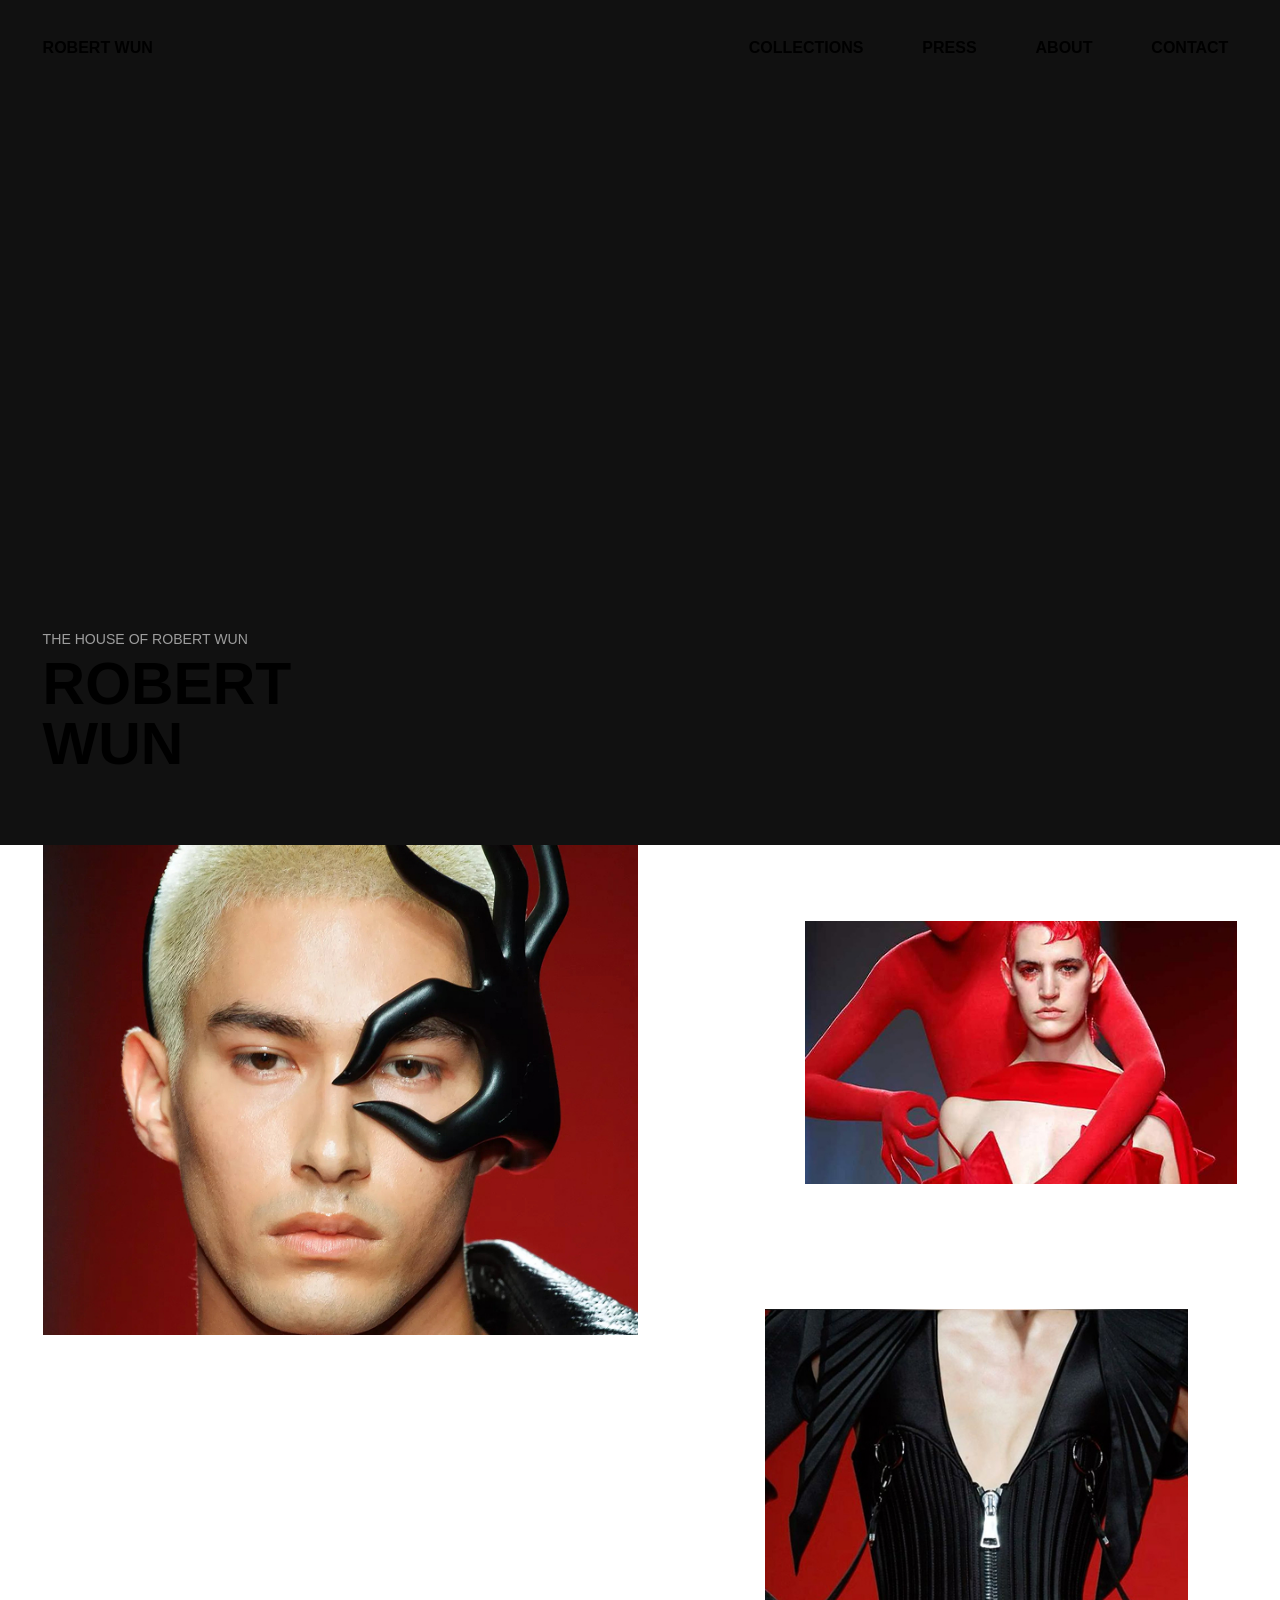
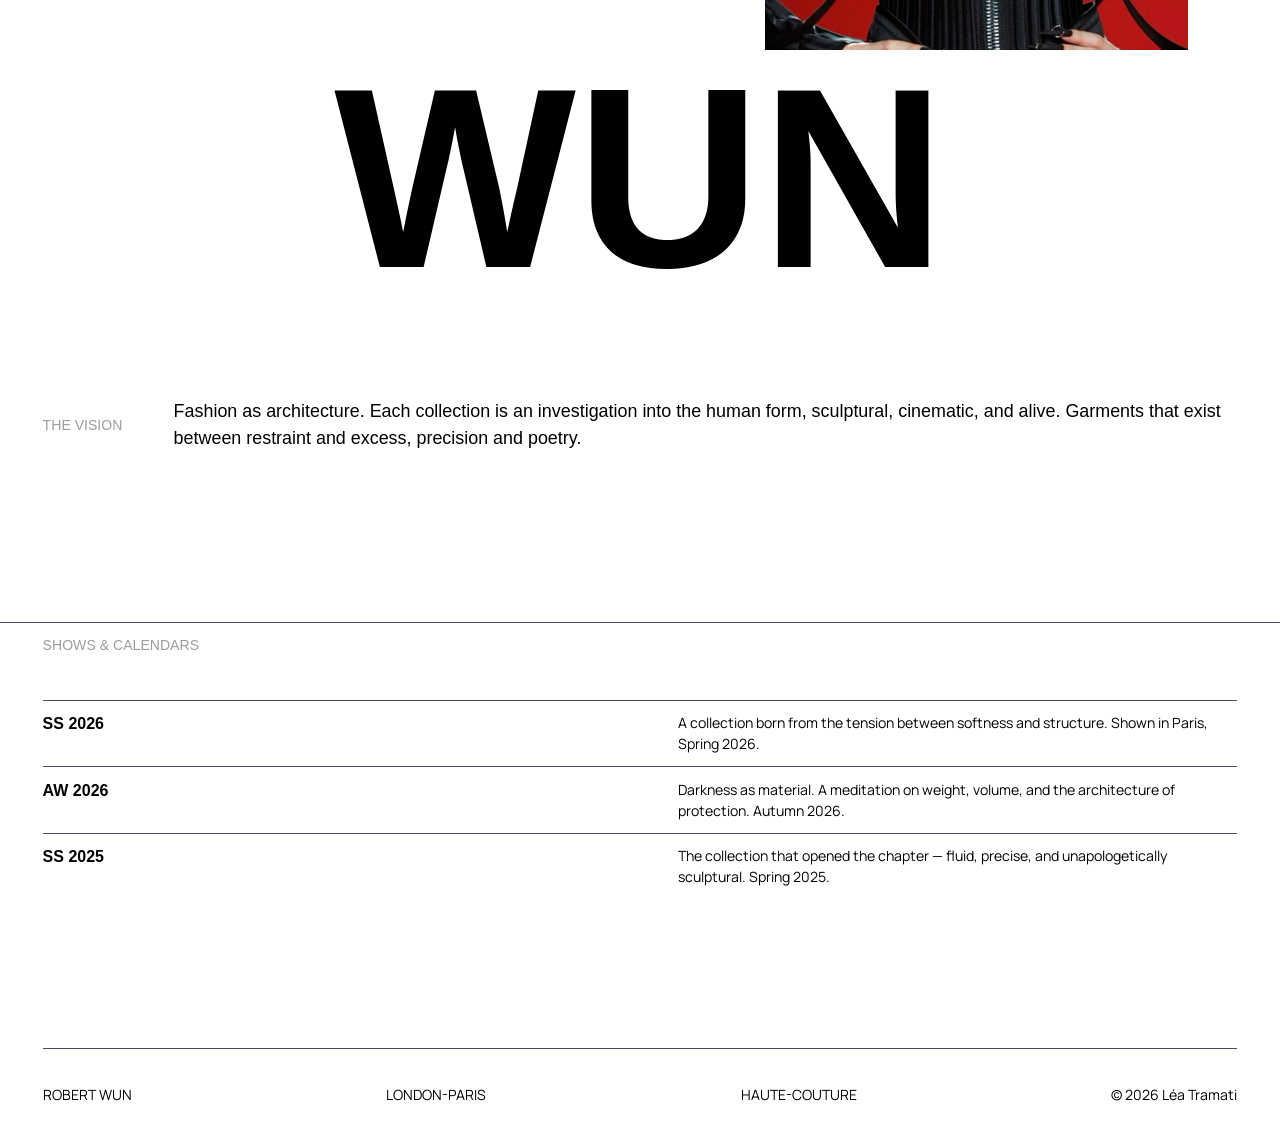
<file: index.html>
<!DOCTYPE html>
<html lang="en">

<head>
    <meta charset="UTF-8">
    <meta name="viewport" content="width=device-width, initial-scale=1.0">
    <title>Robert Wun — Maison de Haute Couture</title>

    <!-- SEO -->
    <meta name="description" content="Robert Wun — Maison de haute couture. Collections sculptées entre douceur et structure, présentées à Paris.">
    <meta property="og:title" content="Robert Wun">
    <meta property="og:description" content="Maison de haute couture. Collections sculptées entre douceur et structure.">
    <meta property="og:type" content="website">

    <!-- Fonts -->
    <link rel="preconnect" href="https://fonts.googleapis.com">
    <link rel="preconnect" href="https://fonts.gstatic.com" crossorigin>
    <link href="https://fonts.googleapis.com/css2?family=Manrope:wght@400;700&display=swap" rel="stylesheet">

    <link rel="stylesheet" href="css/style.css">
</head>

<body>

<div class="page">


    <!-- ── HEADER ──────────────────────────────────────────── -->
    <header>
        <nav class="navbar">

            <a href="index.html" class="navbar-left">ROBERT WUN</a>

            <!-- Burger — visible mobile only -->
            <button class="burger" aria-label="Menu" aria-expanded="false">
                <span></span>
                <span></span>
                <span></span>
            </button>

            <ul class="nav-links">
                <li><a href="collections.html">COLLECTIONS</a></li>
                <li><a href="press.html">PRESS</a></li>
                <li><a href="about.html">ABOUT</a></li>
                <li><a href="contact.html">CONTACT</a></li>
            </ul>

        </nav>
    </header>


    <main>


        <!-- ── HERO ──────────────────────────────────────────── -->
        <section class="hero">

            <div class="hero-bg">
                <video autoplay muted loop playsinline>
                    <source src="videos/hero.mp4" type="video/mp4">
                </video>
            </div>

            <div class="hero-content">
                <span class="hero-content__label">THE HOUSE OF ROBERT WUN</span>
                <h1 class="hero-content__title">ROBERT<br>WUN</h1>
            </div>

        </section>


        <!-- ── SECTION GALLERY ─────────────────────────────── -->
        <section class="section-gallery reveal">
          <div class="gallery-grid">

            <img src="images/IMAGE_1.jpg"
                 alt="Robert Wun — éditorial portrait 1"
                 class="gallery-img gallery-img--1"
                 loading="lazy">

            <img src="images/IMAGE_2.jpg"
                 alt="Robert Wun — éditorial portrait 2"
                 class="gallery-img gallery-img--2"
                 loading="lazy">

            <img src="images/IMAGE_3.jpg"
                 alt="Robert Wun — éditorial portrait 3"
                 class="gallery-img gallery-img--3"
                 loading="lazy">

            <video autoplay muted loop playsinline
                   class="gallery-img gallery-img--4">
                <source src="videos/gallery-notebook.mp4" type="video/mp4">
            </video>

          </div>
        </section>


        <!-- ── WUN_BCK ──────────────────────────────────────── -->
        <div class="wun-bck reveal" aria-hidden="true">
            <span class="wun-bck__text">WUN</span>
        </div>


        <!-- ── SECTION SHOWS ────────────────────────────────── -->
        <section class="section-shows">


            <div class="section-vision reveal">
                <span class="section-vision__label">THE VISION</span>
                <p class="section-vision__text">
                    Fashion as architecture. Each collection is an investigation into the human
                    form, sculptural, cinematic, and alive. Garments that exist between restraint
                    and excess, precision and poetry.
                </p>
            </div>


            <div class="section-calendar reveal">

                <span class="section-calendar__label">SHOWS &amp; CALENDARS</span>

                <div class="calendar-grid">

                    <div class="calendar-row">
                        <span class="calendar-row__season">SS 2026</span>
                        <p class="calendar-row__desc">
                            A collection born from the tension between softness and structure.
                            Shown in Paris, Spring 2026.
                        </p>
                    </div>

                    <div class="calendar-row">
                        <span class="calendar-row__season">AW 2026</span>
                        <p class="calendar-row__desc">
                            Darkness as material. A meditation on weight, volume, and the architecture
                            of protection. Autumn 2026.
                        </p>
                    </div>

                    <div class="calendar-row">
                        <span class="calendar-row__season">SS 2025</span>
                        <p class="calendar-row__desc">
                            The collection that opened the chapter — fluid, precise, and unapologetically
                            sculptural. Spring 2025.
                        </p>
                    </div>

                </div>

            </div>


        </section>


    </main>


    <!-- ── FOOTER ────────────────────────────────────────────── -->
    <footer class="reveal">
        <div class="footer-text">
            <span>ROBERT WUN</span>
            <span>LONDON-PARIS</span>
            <span>HAUTE-COUTURE</span>
            <span>&copy; 2026 L&eacute;a Tramati</span>
        </div>
    </footer>


</div><!-- /.page -->


<script src="js/main.js" defer></script>

</body>
</html>
</file>
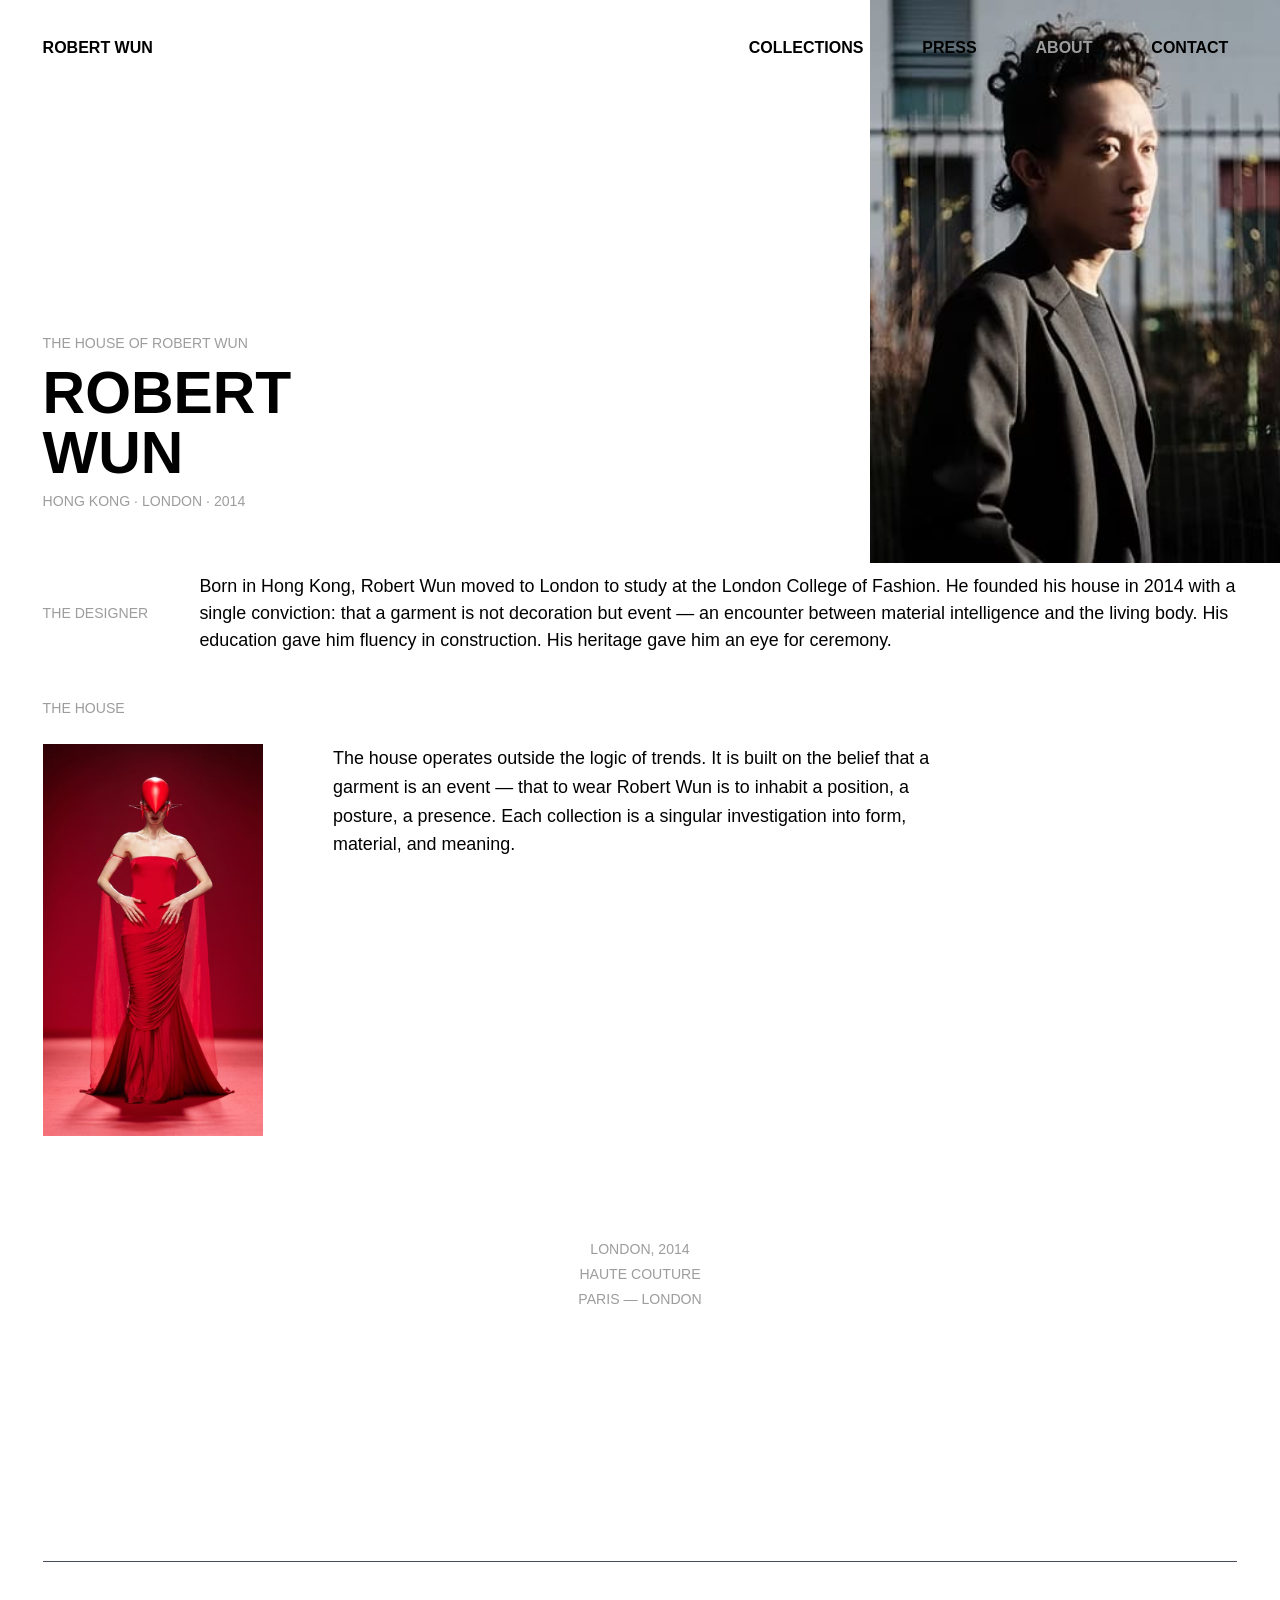
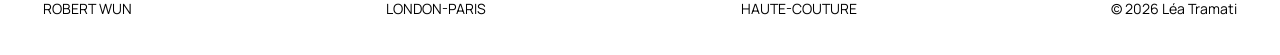
<file: about.html>
<!DOCTYPE html>
<html lang="en">
<head>
  <meta charset="UTF-8" />
  <meta name="viewport" content="width=device-width, initial-scale=1.0" />
  <title>About — Robert Wun</title>
  <link rel="preconnect" href="https://fonts.googleapis.com" />
  <link rel="preconnect" href="https://fonts.gstatic.com" crossorigin />
  <link href="https://fonts.googleapis.com/css2?family=Manrope:wght@400;700&display=swap" rel="stylesheet" />
  <link rel="stylesheet" href="css/style.css" />
</head>
<body>

<div class="page">

  <header>
    <nav class="navbar">
      <a href="index.html" class="navbar-left">ROBERT WUN</a>
      <button class="burger" aria-label="Menu" aria-expanded="false">
        <span></span>
        <span></span>
        <span></span>
      </button>
      <ul class="nav-links">
        <li><a href="collections.html">COLLECTIONS</a></li>
        <li><a href="press.html">PRESS</a></li>
        <li><a href="about.html" class="active">ABOUT</a></li>
        <li><a href="contact.html">CONTACT</a></li>
      </ul>
    </nav>
  </header>

  <main>

    <section class="about-hero reveal">
      <div class="about-hero__content">
        <span class="about-hero__label">THE HOUSE OF ROBERT WUN</span>
        <h1 class="about-hero__title">ROBERT<br>WUN</h1>
        <span class="about-hero__meta">HONG KONG &middot; LONDON &middot; 2014</span>
      </div>
      <img class="about-hero__img" src="images/about/hero.jpg" alt="Robert Wun portrait">
    </section>

    <section class="section-vision reveal">
      <span class="section-vision__label">THE DESIGNER</span>
      <p class="section-vision__text">
        Born in Hong Kong, Robert Wun moved to London to study at the London College of Fashion.
        He founded his house in 2014 with a single conviction: that a garment is not decoration
        but event — an encounter between material intelligence and the living body. His education
        gave him fluency in construction. His heritage gave him an eye for ceremony.
      </p>
    </section>

    <section class="section--house reveal">
      <span class="section--house__label">THE HOUSE</span>
      <div class="section--house__row">
        <img class="section--house__img" src="images/about/house.jpg" alt="Robert Wun atelier">
        <p class="section--house__text">
          The house operates outside the logic of trends. It is built on the belief that a garment
          is an event — that to wear Robert Wun is to inhabit a position, a posture, a presence.
          Each collection is a singular investigation into form, material, and meaning.
        </p>
      </div>
    </section>

    <div class="about-stats reveal">
      <span>LONDON, 2014</span>
      <span>HAUTE COUTURE</span>
      <span>PARIS — LONDON</span>
    </div>

  </main>

  <footer class="reveal">
    <div class="footer-text">
      <span>ROBERT WUN</span>
      <span>LONDON-PARIS</span>
      <span>HAUTE-COUTURE</span>
      <span>&copy; 2026 L&eacute;a Tramati</span>
    </div>
  </footer>

</div>

<script src="js/main.js" defer></script>

</body>
</html>
</file>
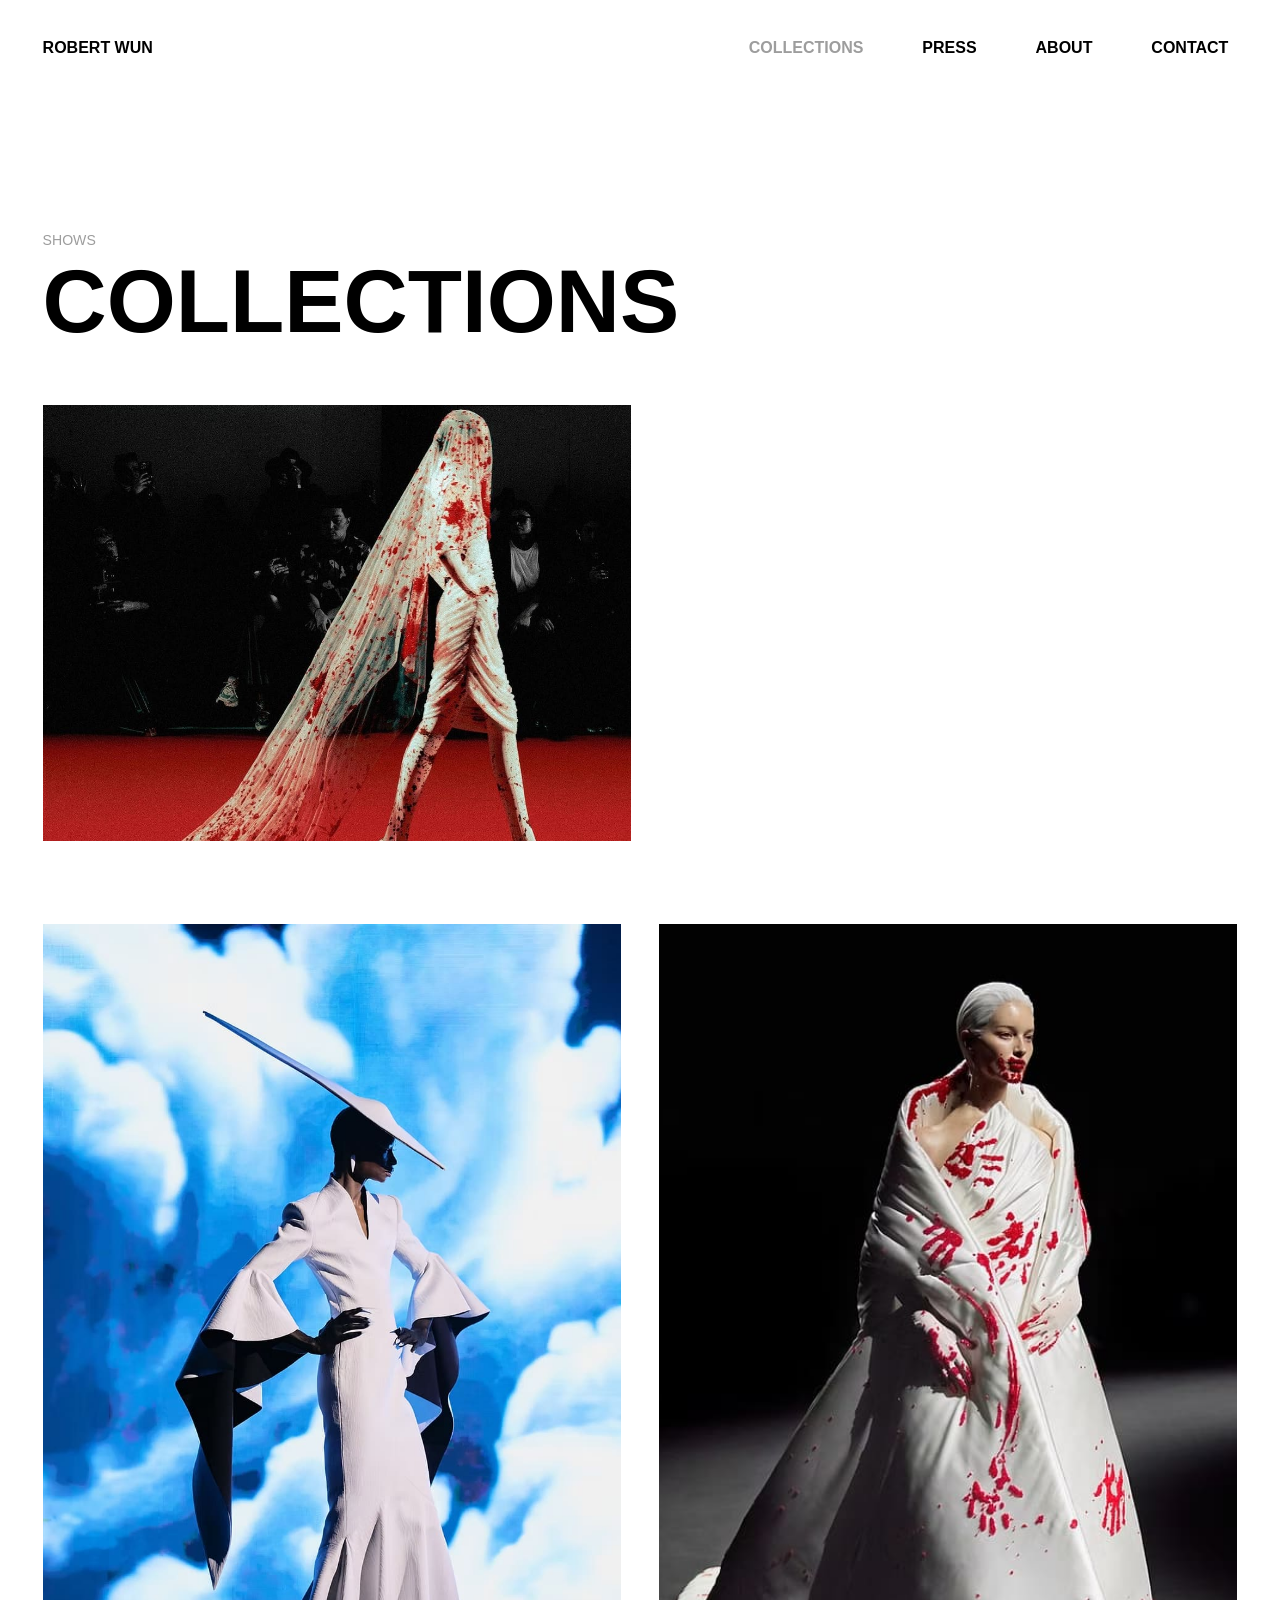
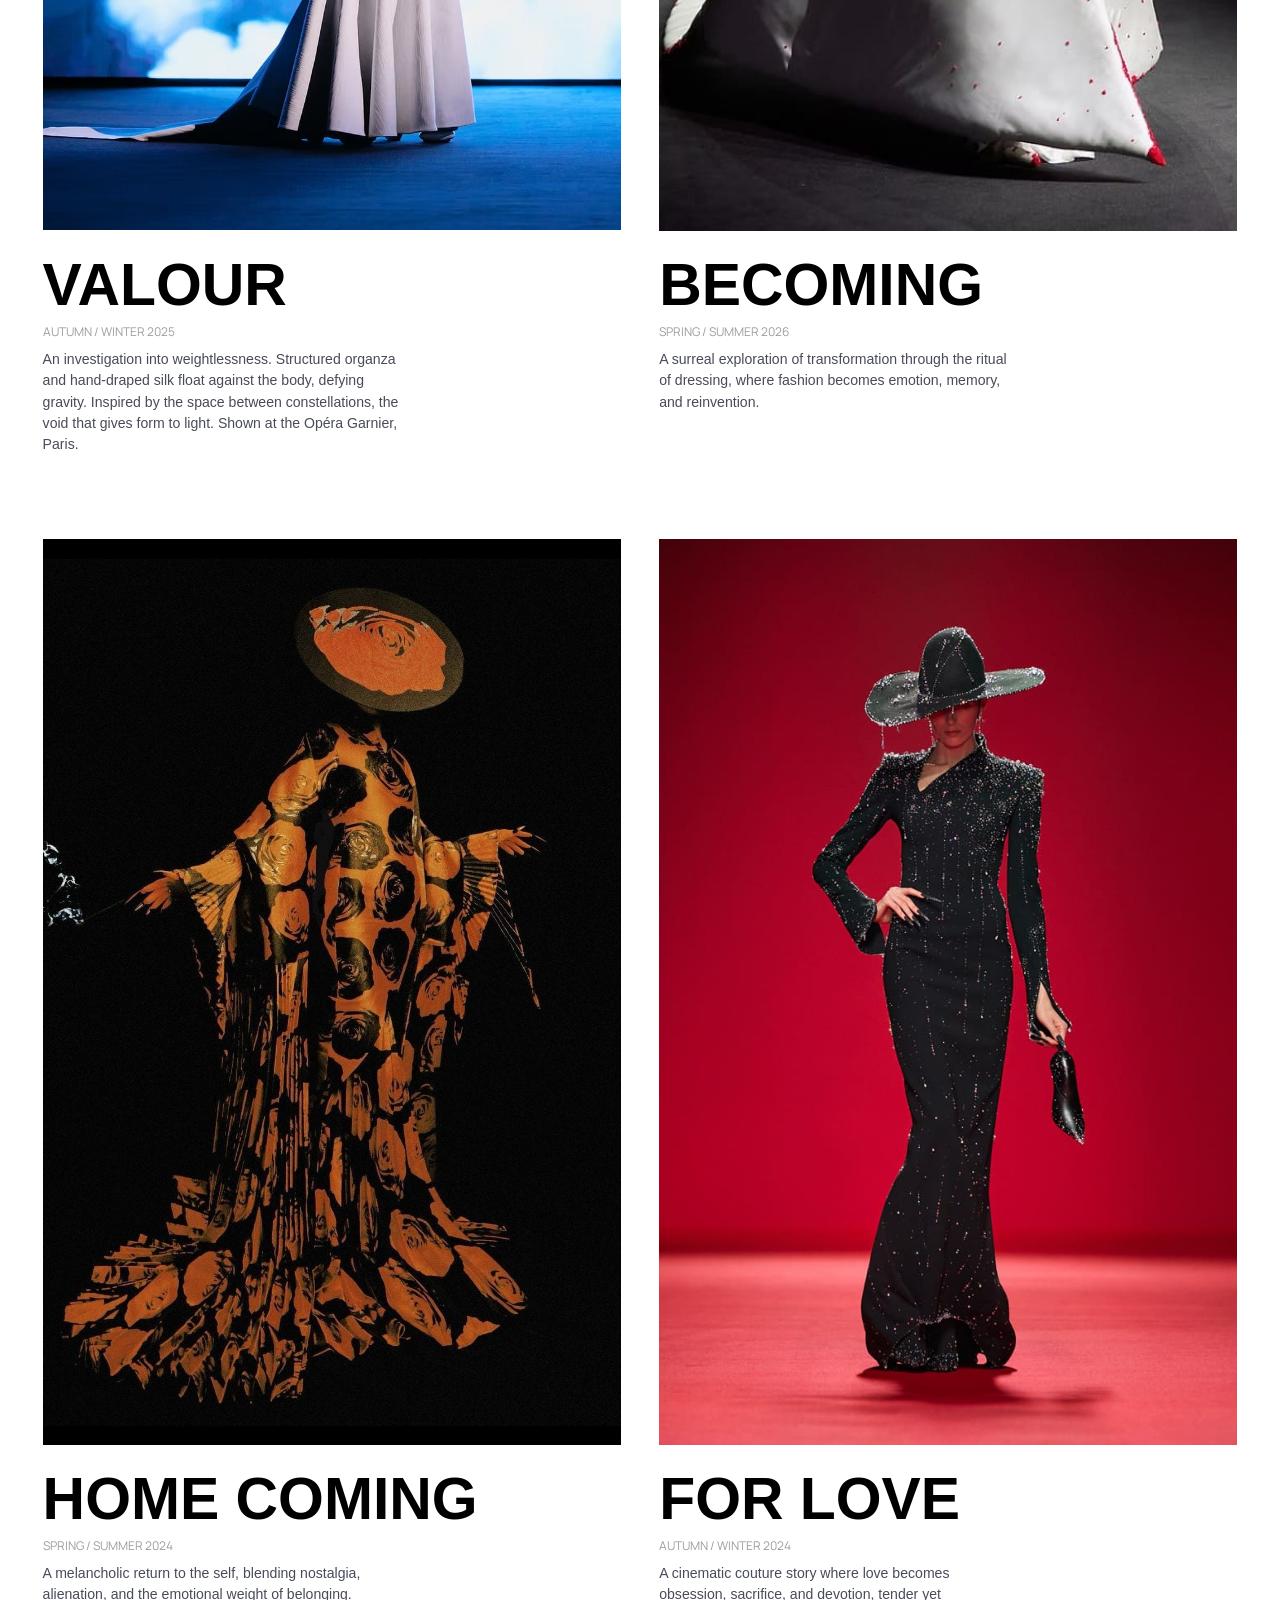
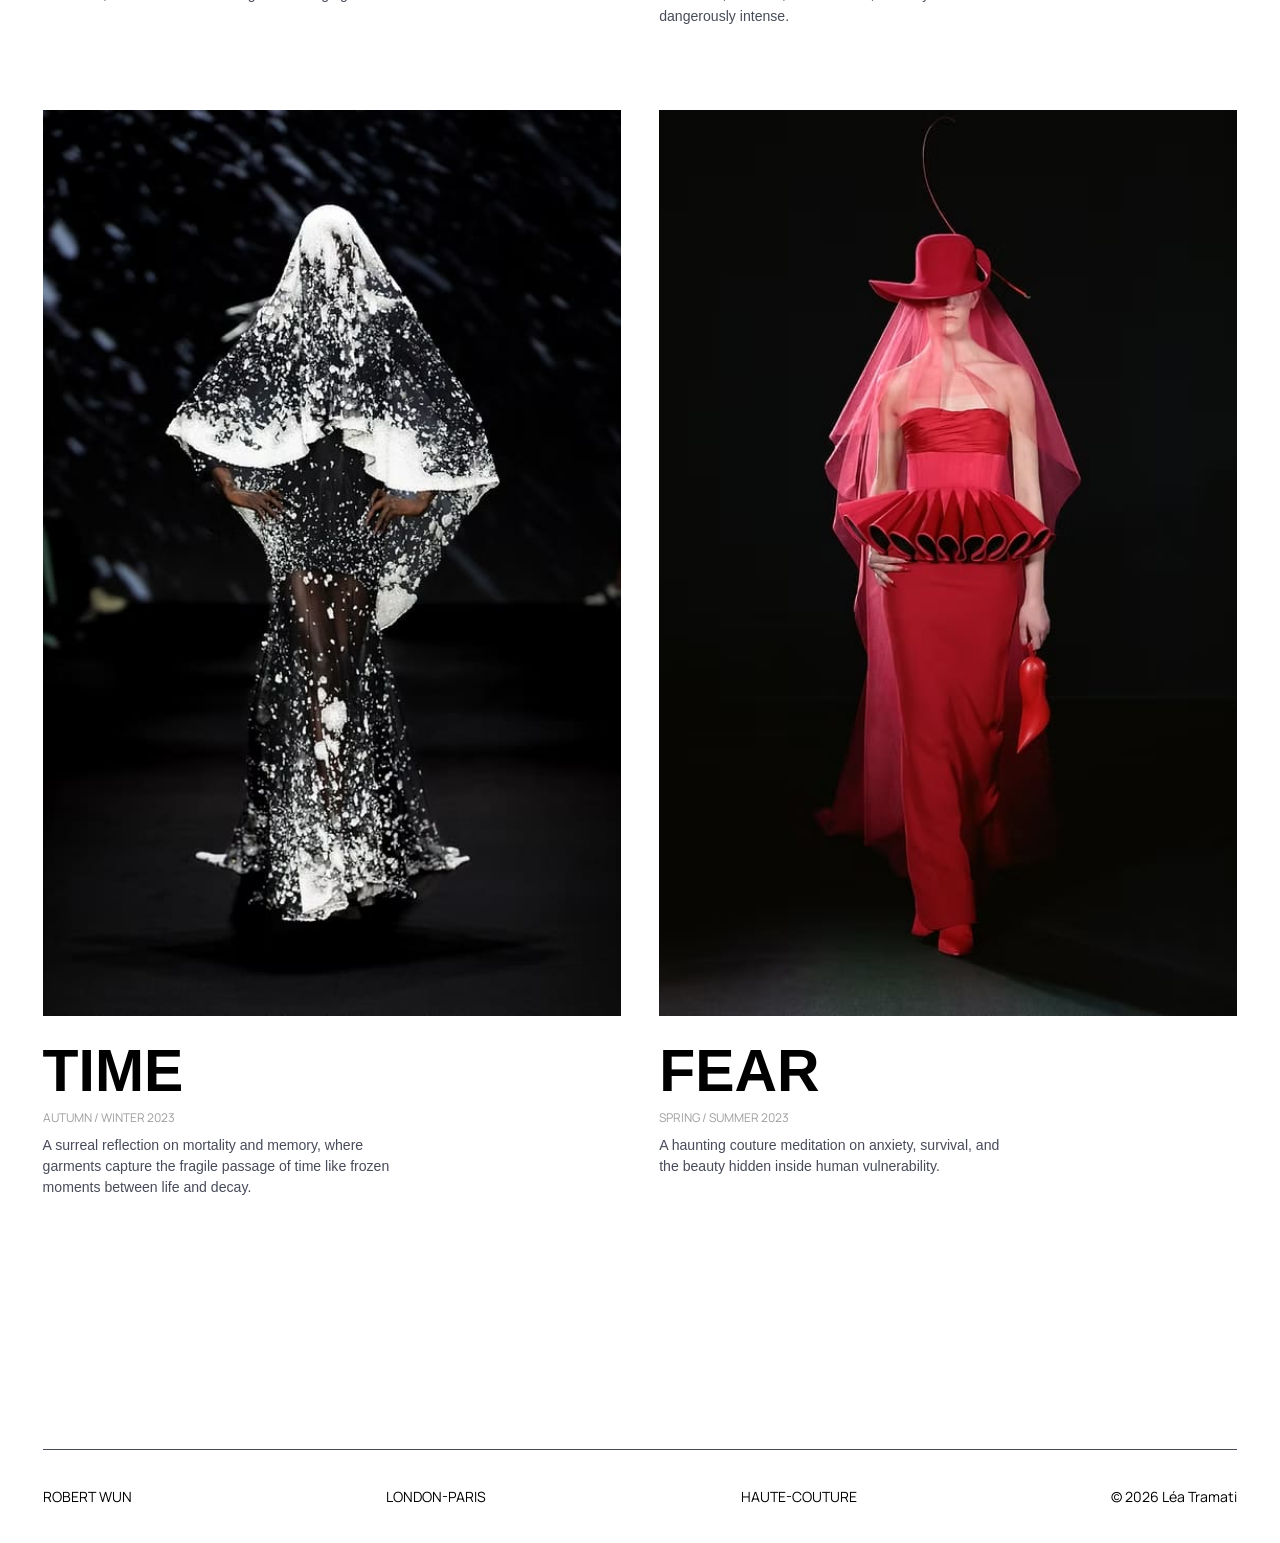
<file: collections.html>
<!DOCTYPE html>
<html lang="en">
<head>
  <meta charset="UTF-8" />
  <meta name="viewport" content="width=device-width, initial-scale=1.0" />
  <title>Collections — Robert Wun</title>
  <link rel="preconnect" href="https://fonts.googleapis.com" />
  <link rel="preconnect" href="https://fonts.gstatic.com" crossorigin />
  <link href="https://fonts.googleapis.com/css2?family=Manrope:wght@400;700&display=swap" rel="stylesheet" />
  <link rel="stylesheet" href="css/style.css" />
</head>
<body>

<div class="page">

  <header>
    <nav class="navbar">
      <a href="index.html" class="navbar-left">ROBERT WUN</a>
      <button class="burger" aria-label="Menu" aria-expanded="false">
        <span></span>
        <span></span>
        <span></span>
      </button>
      <ul class="nav-links">
        <li><a href="collections.html" class="active">COLLECTIONS</a></li>
        <li><a href="press.html">PRESS</a></li>
        <li><a href="about.html">ABOUT</a></li>
        <li><a href="contact.html">CONTACT</a></li>
      </ul>
    </nav>
  </header>

  <main>

    <section class="archive-hero reveal">
      <span class="archive-hero__label">SHOWS</span>
      <h1 class="archive-hero__title">Collections</h1>
    </section>

    <div class="archive-feature reveal">
      <img src="images/collections/video.jpg" alt="Robert Wun — runway film still">
    </div>

    <div class="collections-list">

      <div class="collections-row reveal">
        <a href="collections/valour.html" class="collections-row__item">
          <img src="images/collections/grid-1.jpg" alt="Valour">
          <div class="collections-row__caption">
            <h2 class="collections-row__title">Valour</h2>
            <span class="collections-row__season">Autumn / Winter 2025</span>
            <p class="collections-row__desc">An investigation into weightlessness. Structured organza and hand-draped silk float against the body, defying gravity. Inspired by the space between constellations, the void that gives form to light. Shown at the Opéra Garnier, Paris.</p>
          </div>
        </a>
        <a href="collections/becoming.html" class="collections-row__item">
          <img src="images/collections/grid-2.jpg" alt="Becoming">
          <div class="collections-row__caption">
            <h2 class="collections-row__title">Becoming</h2>
            <span class="collections-row__season">Spring / Summer 2026</span>
            <p class="collections-row__desc">A surreal exploration of transformation through the ritual of dressing, where fashion becomes emotion, memory, and reinvention.</p>
          </div>
        </a>
      </div>

      <div class="collections-row reveal">
        <a href="collections/home-coming.html" class="collections-row__item">
          <img src="images/collections/grid-3.jpg" alt="Home Coming">
          <div class="collections-row__caption">
            <h2 class="collections-row__title">Home Coming</h2>
            <span class="collections-row__season">Spring / Summer 2024</span>
            <p class="collections-row__desc">A melancholic return to the self, blending nostalgia, alienation, and the emotional weight of belonging.</p>
          </div>
        </a>
        <a href="collections/for-love.html" class="collections-row__item">
          <img src="images/collections/grid-4.jpg" alt="For Love">
          <div class="collections-row__caption">
            <h2 class="collections-row__title">For Love</h2>
            <span class="collections-row__season">Autumn / Winter 2024</span>
            <p class="collections-row__desc">A cinematic couture story where love becomes obsession, sacrifice, and devotion, tender yet dangerously intense.</p>
          </div>
        </a>
      </div>

      <div class="collections-row reveal">
        <a href="collections/time.html" class="collections-row__item">
          <img src="images/collections/grid-5.jpg" alt="Time">
          <div class="collections-row__caption">
            <h2 class="collections-row__title">Time</h2>
            <span class="collections-row__season">Autumn / Winter 2023</span>
            <p class="collections-row__desc">A surreal reflection on mortality and memory, where garments capture the fragile passage of time like frozen moments between life and decay.</p>
          </div>
        </a>
        <a href="collections/fear.html" class="collections-row__item">
          <img src="images/collections/grid-6.jpg" alt="Fear">
          <div class="collections-row__caption">
            <h2 class="collections-row__title">Fear</h2>
            <span class="collections-row__season">Spring / Summer 2023</span>
            <p class="collections-row__desc">A haunting couture meditation on anxiety, survival, and the beauty hidden inside human vulnerability.</p>
          </div>
        </a>
      </div>

    </div>

  </main>

  <footer class="reveal">
    <div class="footer-text">
      <span>ROBERT WUN</span>
      <span>LONDON-PARIS</span>
      <span>HAUTE-COUTURE</span>
      <span>&copy; 2026 L&eacute;a Tramati</span>
    </div>
  </footer>

</div>

<script src="js/main.js" defer></script>

</body>
</html>
</file>
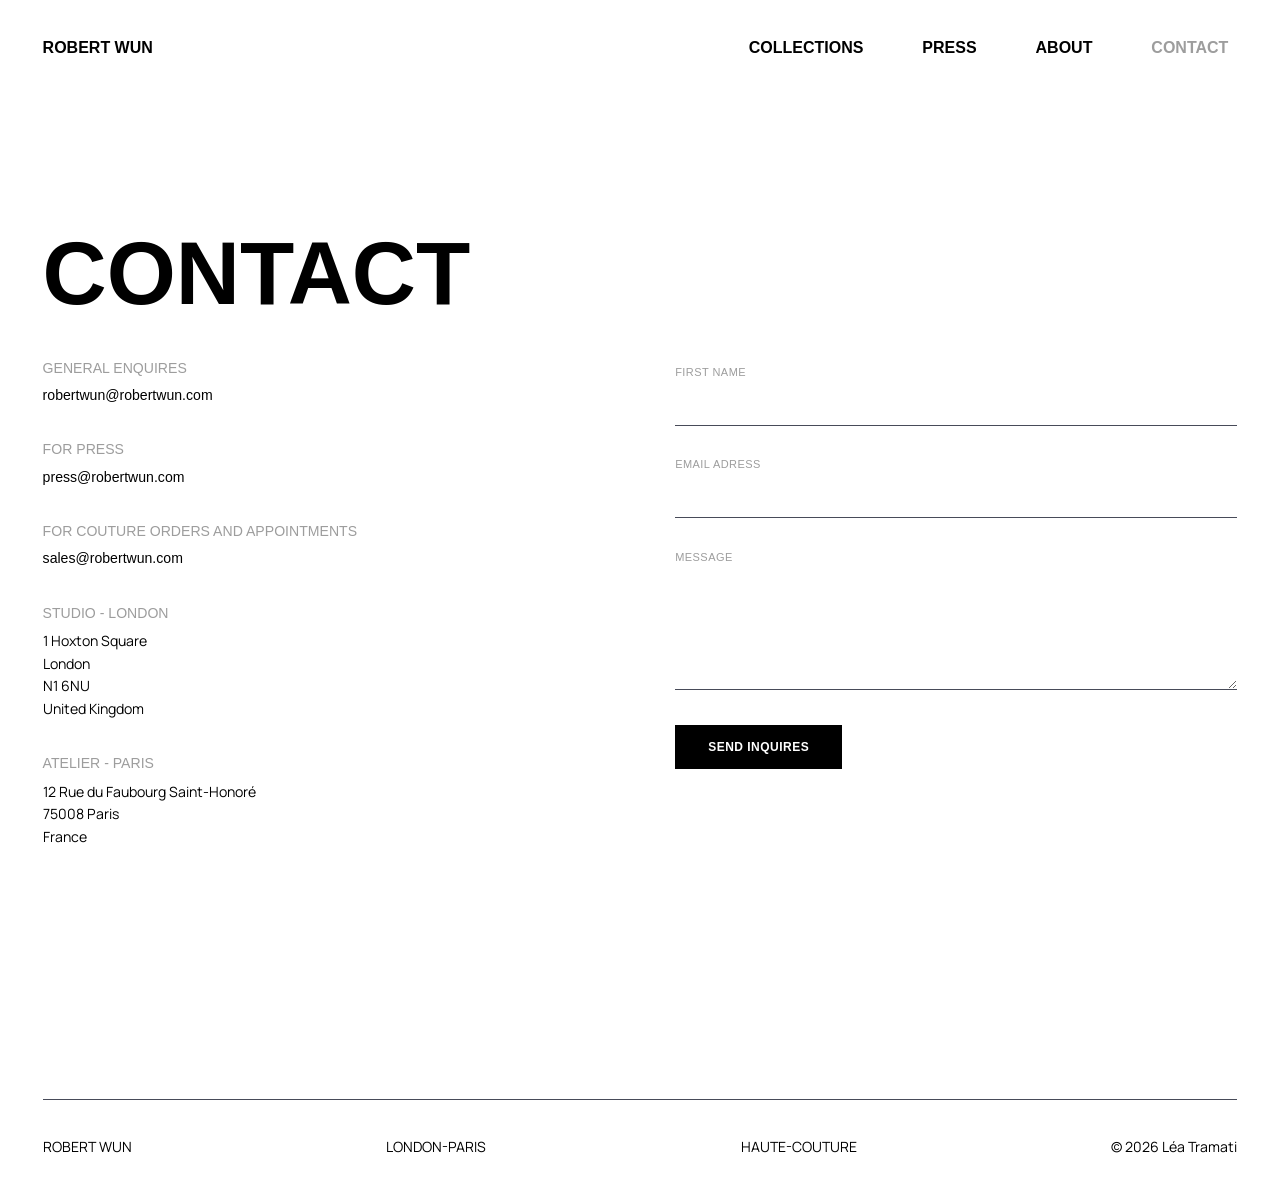
<file: contact.html>
<!DOCTYPE html>
<html lang="en">
<head>
  <meta charset="UTF-8" />
  <meta name="viewport" content="width=device-width, initial-scale=1.0" />
  <title>Contact — Robert Wun</title>
  <link rel="preconnect" href="https://fonts.googleapis.com" />
  <link rel="preconnect" href="https://fonts.gstatic.com" crossorigin />
  <link href="https://fonts.googleapis.com/css2?family=Manrope:wght@400;700&display=swap" rel="stylesheet" />
  <link rel="stylesheet" href="css/style.css" />
</head>
<body>

<div class="page">

  <header>
    <nav class="navbar">
      <a href="index.html" class="navbar-left">ROBERT WUN</a>
      <button class="burger" aria-label="Menu" aria-expanded="false">
        <span></span>
        <span></span>
        <span></span>
      </button>
      <ul class="nav-links">
        <li><a href="collections.html">COLLECTIONS</a></li>
        <li><a href="press.html">PRESS</a></li>
        <li><a href="about.html">ABOUT</a></li>
        <li><a href="contact.html" class="active">CONTACT</a></li>
      </ul>
    </nav>
  </header>

  <main>

    <div class="contact-hero reveal">
      <h1 class="contact-hero__title">Contact</h1>
    </div>

    <div class="contact__layout reveal">

      <section class="section--contact-info">

        <div class="contact-category">
          <h2 class="contact-category__title">General Enquires</h2>
          <p class="contact-email"><a href="mailto:robertwun@robertwun.com">robertwun@robertwun.com</a></p>
        </div>

        <div class="contact-category">
          <h2 class="contact-category__title">For Press</h2>
          <p class="contact-email"><a href="mailto:press@robertwun.com">press@robertwun.com</a></p>
        </div>

        <div class="contact-category">
          <h2 class="contact-category__title">For Couture Orders and Appointments</h2>
          <p class="contact-email"><a href="mailto:sales@robertwun.com">sales@robertwun.com</a></p>
        </div>

        <div class="contact-category">
          <h2 class="contact-category__title">Studio - London</h2>
          <p class="contact-address">
            1 Hoxton Square<br>
            London<br>
            N1 6NU<br>
            United Kingdom
          </p>
        </div>

        <div class="contact-category">
          <h2 class="contact-category__title">Atelier - Paris</h2>
          <p class="contact-address">
            12 Rue du Faubourg Saint-Honoré<br>
            75008 Paris<br>
            France
          </p>
        </div>

      </section>

      <section class="section--form">

        <div class="form-field">
          <label for="firstname">First Name</label>
          <input type="text" id="firstname" name="firstname" autocomplete="given-name" />
        </div>

        <div class="form-field">
          <label for="email">Email Adress</label>
          <input type="email" id="email" name="email" autocomplete="email" />
        </div>

        <div class="form-field">
          <label for="message">Message</label>
          <textarea id="message" name="message" rows="6"></textarea>
        </div>

        <button type="submit" class="btn--send">Send Inquires</button>

      </section>

    </div>

  </main>

  <footer class="reveal">
    <div class="footer-text">
      <span>ROBERT WUN</span>
      <span>LONDON-PARIS</span>
      <span>HAUTE-COUTURE</span>
      <span>&copy; 2026 L&eacute;a Tramati</span>
    </div>
  </footer>

</div>

<script src="js/main.js" defer></script>

</body>
</html>
</file>
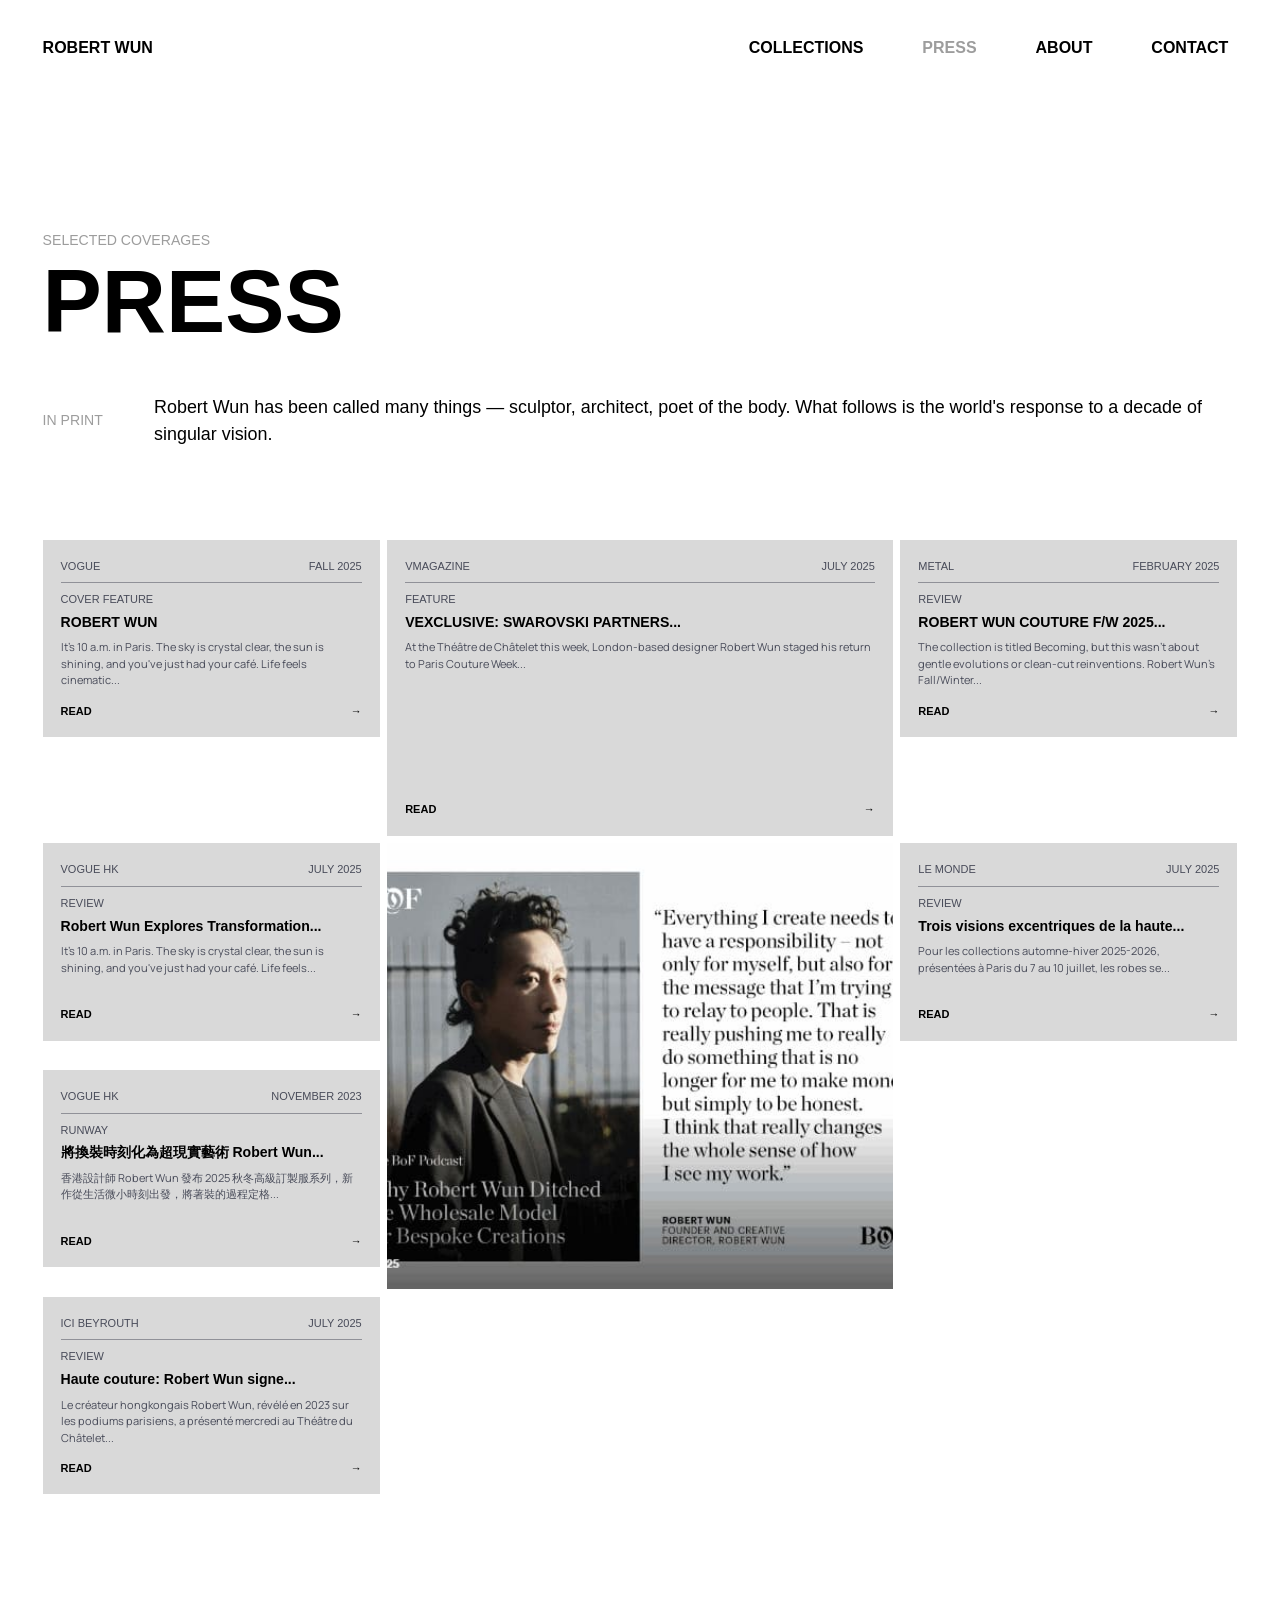
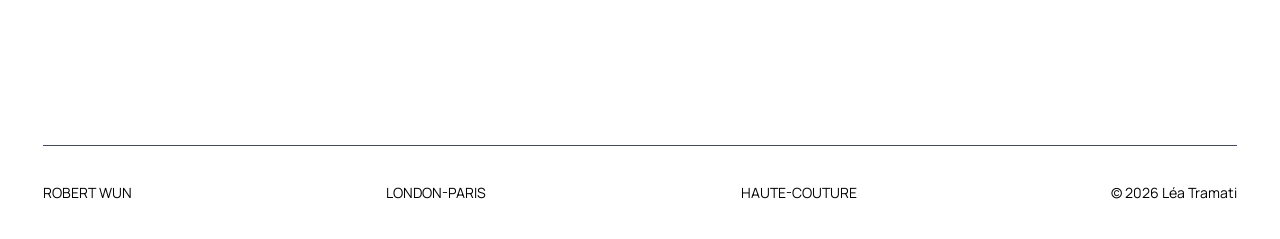
<file: press.html>
<!DOCTYPE html>
<html lang="en">
<head>
  <meta charset="UTF-8" />
  <meta name="viewport" content="width=device-width, initial-scale=1.0" />
  <title>Press — Robert Wun</title>
  <link rel="preconnect" href="https://fonts.googleapis.com" />
  <link rel="preconnect" href="https://fonts.gstatic.com" crossorigin />
  <link href="https://fonts.googleapis.com/css2?family=Manrope:wght@400;700&display=swap" rel="stylesheet" />
  <link rel="stylesheet" href="css/style.css" />
</head>
<body>

<div class="page">

  <header>
    <nav class="navbar">
      <a href="index.html" class="navbar-left">ROBERT WUN</a>
      <button class="burger" aria-label="Menu" aria-expanded="false">
        <span></span>
        <span></span>
        <span></span>
      </button>
      <ul class="nav-links">
        <li><a href="collections.html">COLLECTIONS</a></li>
        <li><a href="press.html" class="active">PRESS</a></li>
        <li><a href="about.html">ABOUT</a></li>
        <li><a href="contact.html">CONTACT</a></li>
      </ul>
    </nav>
  </header>

  <main>

    <section class="archive-hero reveal">
      <span class="archive-hero__label">SELECTED COVERAGES</span>
      <h1 class="archive-hero__title">Press</h1>
    </section>

    <section class="section-vision reveal">
      <span class="section-vision__label">IN PRINT</span>
      <p class="section-vision__text">
        Robert Wun has been called many things — sculptor, architect, poet of the body. What
        follows is the world's response to a decade of singular vision.
      </p>
    </section>

    <div class="press-grid reveal">

      <a class="press-card" style="grid-column:1; grid-row:1;" href="https://www.voguehk.com/en/article/fashion/robert-wun-2025-couture/" target="_blank" rel="noopener">
        <div class="press-card__top">
          <span>VOGUE</span>
          <span>FALL 2025</span>
        </div>
        <div class="press-card__divider"></div>
        <p class="press-card__category">COVER FEATURE</p>
        <h3 class="press-card__title">ROBERT WUN</h3>
        <p class="press-card__excerpt">It's 10 a.m. in Paris. The sky is crystal clear, the sun is shining, and you've just had your café. Life feels cinematic...</p>
        <div class="press-card__read"><span>READ</span><span>&rarr;</span></div>
      </a>

      <a class="press-card" style="grid-column:2; grid-row:1;" href="https://vmagazine.com/article/v-exclusive-swarovski-partners-with-robert-wun-for-fall-winter-2025-couture-line/" target="_blank" rel="noopener">
        <div class="press-card__top">
          <span>VMAGAZINE</span>
          <span>JULY 2025</span>
        </div>
        <div class="press-card__divider"></div>
        <p class="press-card__category">FEATURE</p>
        <h3 class="press-card__title">VEXCLUSIVE: SWAROVSKI PARTNERS...</h3>
        <p class="press-card__excerpt">At the Théâtre de Châtelet this week, London-based designer Robert Wun staged his return to Paris Couture Week...</p>
        <div class="press-card__read"><span>READ</span><span>&rarr;</span></div>
      </a>

      <a class="press-card" style="grid-column:3; grid-row:1;" href="https://www.instagram.com/robertwun/" target="_blank" rel="noopener">
        <div class="press-card__top">
          <span>METAL</span>
          <span>FEBRUARY 2025</span>
        </div>
        <div class="press-card__divider"></div>
        <p class="press-card__category">REVIEW</p>
        <h3 class="press-card__title">ROBERT WUN COUTURE F/W 2025...</h3>
        <p class="press-card__excerpt">The collection is titled Becoming, but this wasn't about gentle evolutions or clean-cut reinventions. Robert Wun's Fall/Winter...</p>
        <div class="press-card__read"><span>READ</span><span>&rarr;</span></div>
      </a>

      <a class="press-card" style="grid-column:1; grid-row:2;" href="https://www.voguehk.com/en/article/fashion/robert-wun-2025-couture/" target="_blank" rel="noopener">
        <div class="press-card__top">
          <span>VOGUE HK</span>
          <span>JULY 2025</span>
        </div>
        <div class="press-card__divider"></div>
        <p class="press-card__category">REVIEW</p>
        <h3 class="press-card__title">Robert Wun Explores Transformation...</h3>
        <p class="press-card__excerpt">It's 10 a.m. in Paris. The sky is crystal clear, the sun is shining, and you've just had your café. Life feels...</p>
        <div class="press-card__read"><span>READ</span><span>&rarr;</span></div>
      </a>

      <div class="press-feature-carousel" style="grid-column:2; grid-row:2 / span 2;">
        <img class="press-feature-carousel__img is-active" src="images/press/feature.jpg" alt="VOGUE — Robert Wun cover feature">
        <img class="press-feature-carousel__img" src="images/valour/hero.jpg" alt="VMAGAZINE — Robert Wun at Paris Couture Week">
        <img class="press-feature-carousel__img" src="images/becoming/hero.jpg" alt="METAL — Robert Wun Couture F/W 2025, Becoming">
        <img class="press-feature-carousel__img" src="images/home-coming/hero.jpg" alt="VOGUE HK — Robert Wun Explores Transformation">
        <img class="press-feature-carousel__img" src="images/time/hero.jpg" alt="LE MONDE — Robert Wun Autumn/Winter collections">
        <img class="press-feature-carousel__img" src="images/fear/hero.jpg" alt="VOGUE HK — Robert Wun Autumn/Winter 2025">
        <img class="press-feature-carousel__img" src="images/for-love/hero.jpg" alt="ICI BEYROUTH — Robert Wun at Th&eacute;&acirc;tre du Ch&acirc;telet">
      </div>

      <a class="press-card" style="grid-column:3; grid-row:2;" href="https://www.lemonde.fr/style/" target="_blank" rel="noopener">
        <div class="press-card__top">
          <span>LE MONDE</span>
          <span>JULY 2025</span>
        </div>
        <div class="press-card__divider"></div>
        <p class="press-card__category">REVIEW</p>
        <h3 class="press-card__title">Trois visions excentriques de la haute...</h3>
        <p class="press-card__excerpt">Pour les collections automne-hiver 2025-2026, présentées à Paris du 7 au 10 juillet, les robes se...</p>
        <div class="press-card__read"><span>READ</span><span>&rarr;</span></div>
      </a>

      <a class="press-card" style="grid-column:1; grid-row:3;" href="https://www.voguehk.com/zh/article/runway/robert-wun-fall-2025-couture-collection/" target="_blank" rel="noopener">
        <div class="press-card__top">
          <span>VOGUE HK</span>
          <span>NOVEMBER 2023</span>
        </div>
        <div class="press-card__divider"></div>
        <p class="press-card__category">RUNWAY</p>
        <h3 class="press-card__title">將換裝時刻化為超現實藝術 Robert Wun...</h3>
        <p class="press-card__excerpt">香港設計師 Robert Wun 發布 2025 秋冬高級訂製服系列，新作從生活微小時刻出發，將著裝的過程定格...</p>
        <div class="press-card__read"><span>READ</span><span>&rarr;</span></div>
      </a>

      <a class="press-card" style="grid-column:1; grid-row:4;" href="https://icibeyrouth.com/articles/1320303/haute-couture-robert-wun-signe-une-introspection-theatrale-des-rituels-de-l-habillage" target="_blank" rel="noopener">
        <div class="press-card__top">
          <span>ICI BEYROUTH</span>
          <span>JULY 2025</span>
        </div>
        <div class="press-card__divider"></div>
        <p class="press-card__category">REVIEW</p>
        <h3 class="press-card__title">Haute couture: Robert Wun signe...</h3>
        <p class="press-card__excerpt">Le créateur hongkongais Robert Wun, révélé en 2023 sur les podiums parisiens, a présenté mercredi au Théâtre du Châtelet...</p>
        <div class="press-card__read"><span>READ</span><span>&rarr;</span></div>
      </a>

    </div>

  </main>

  <footer class="reveal">
    <div class="footer-text">
      <span>ROBERT WUN</span>
      <span>LONDON-PARIS</span>
      <span>HAUTE-COUTURE</span>
      <span>&copy; 2026 L&eacute;a Tramati</span>
    </div>
  </footer>

</div>

<script src="js/main.js" defer></script>

</body>
</html>
</file>
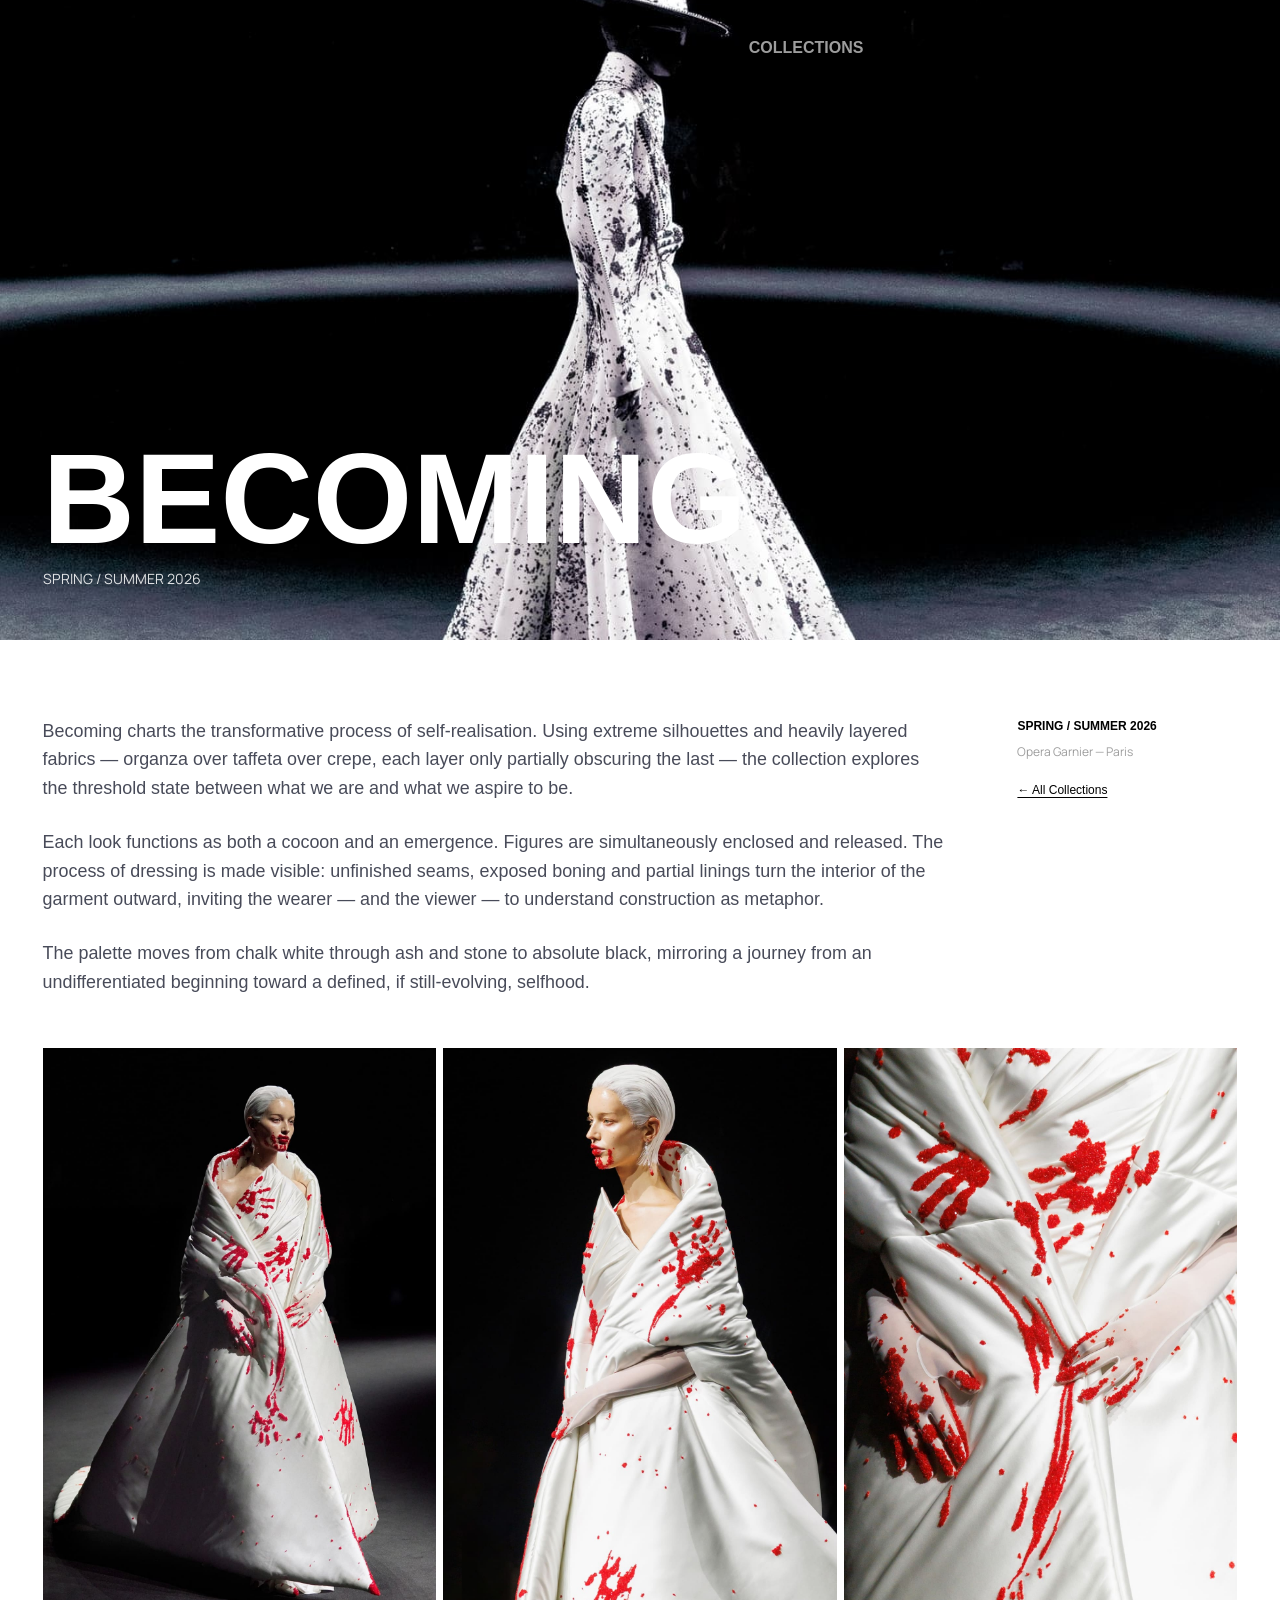
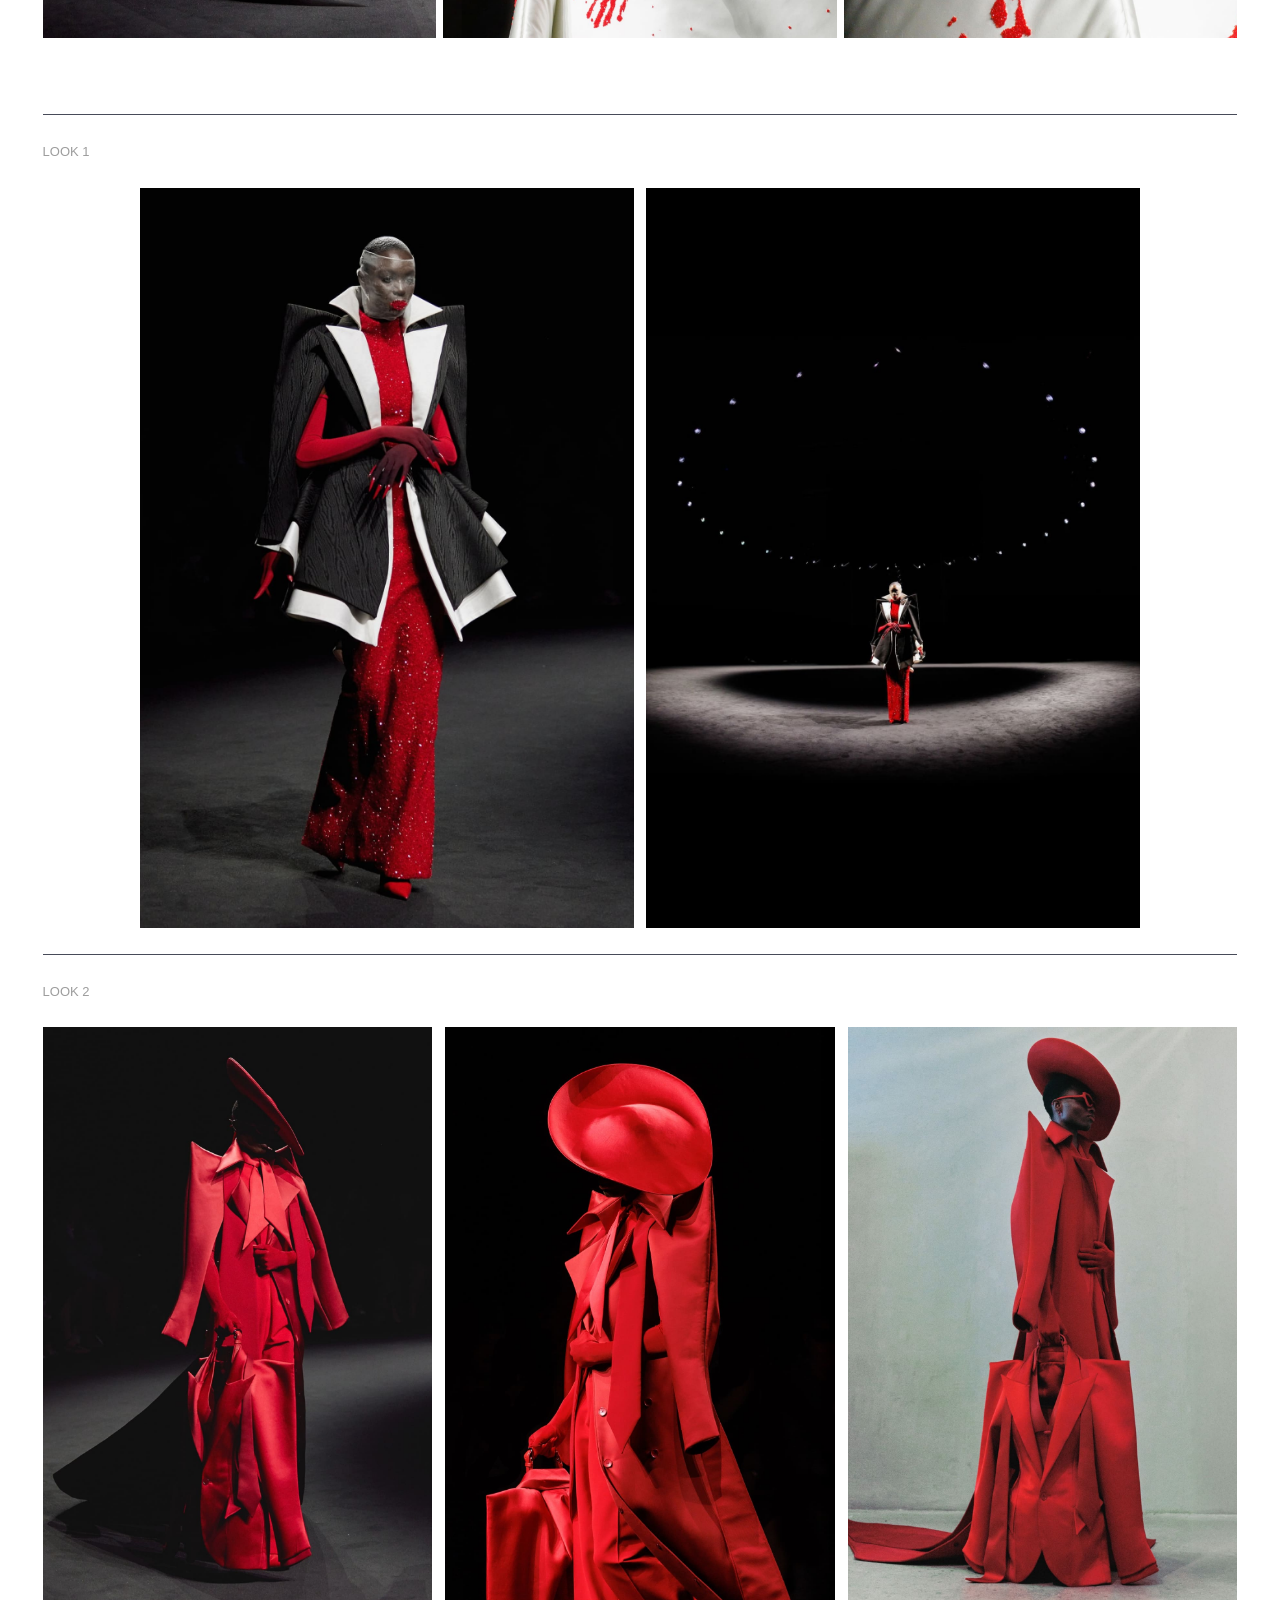
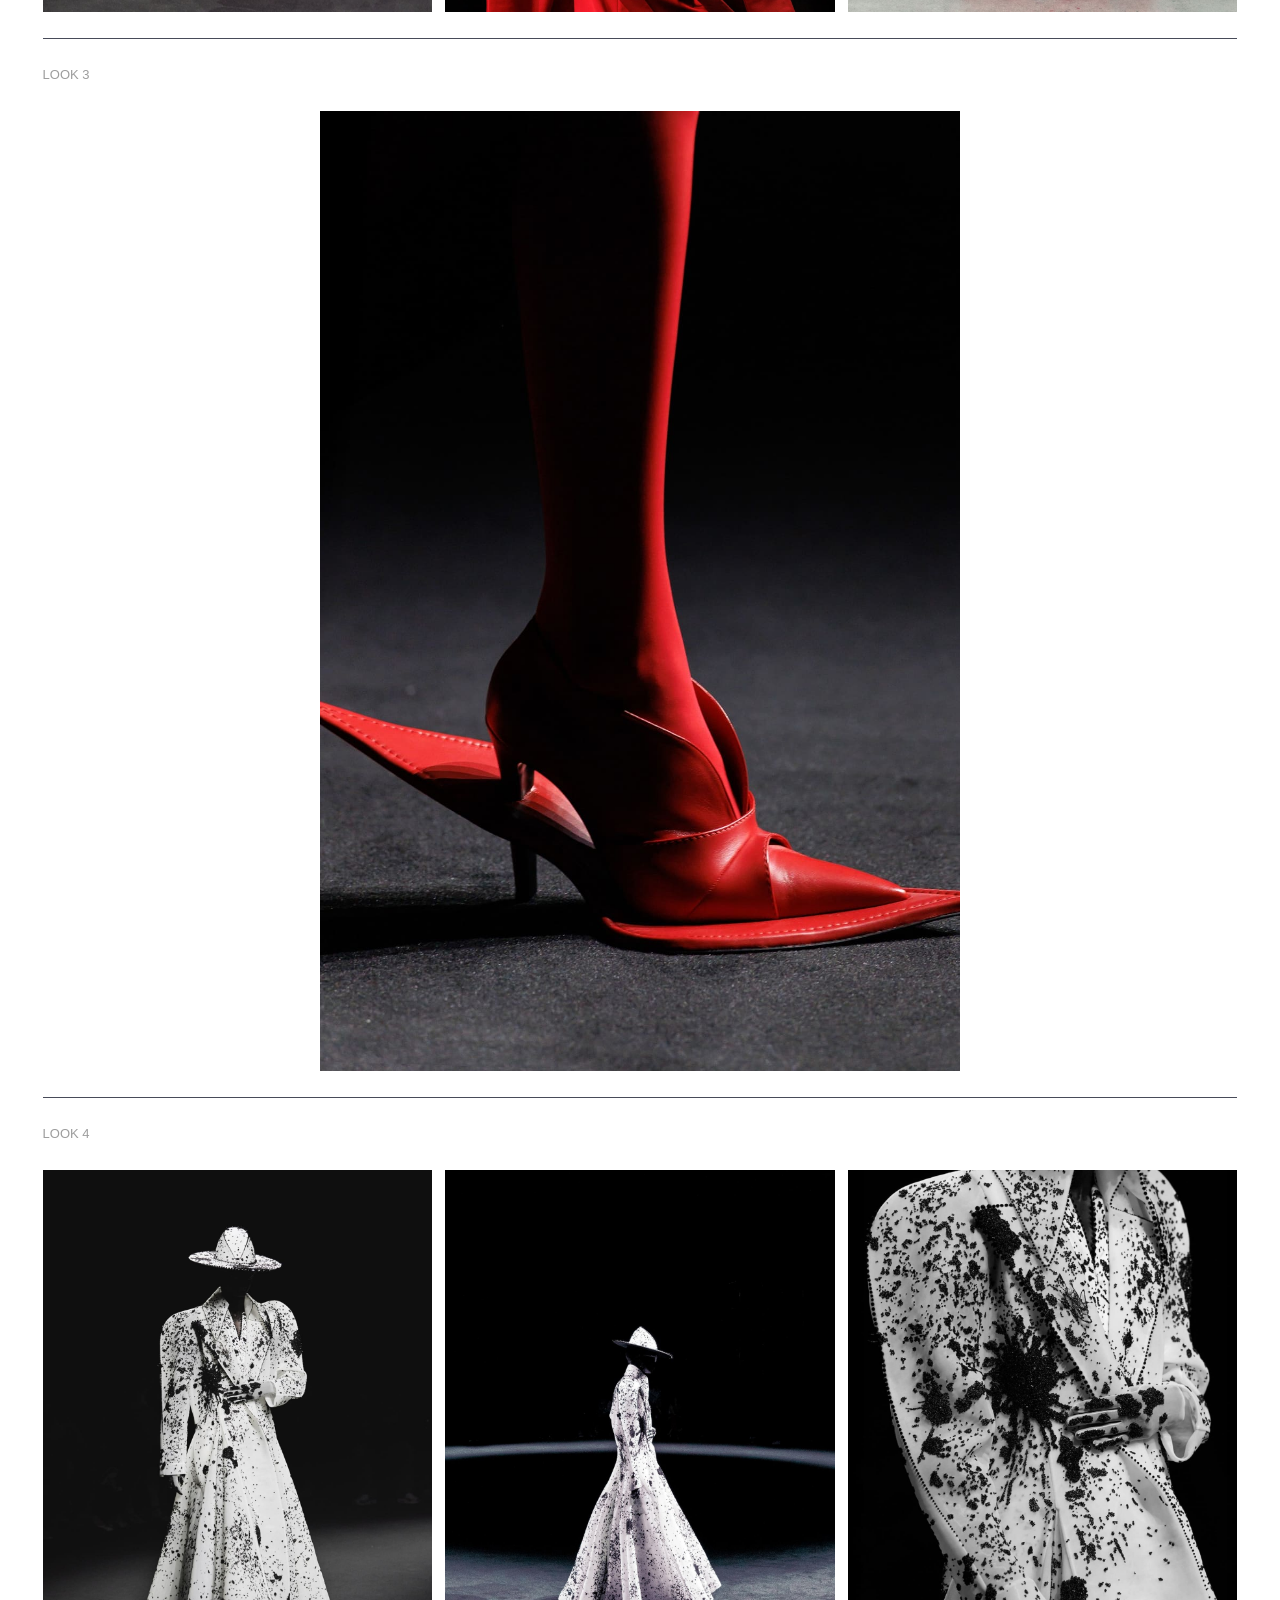
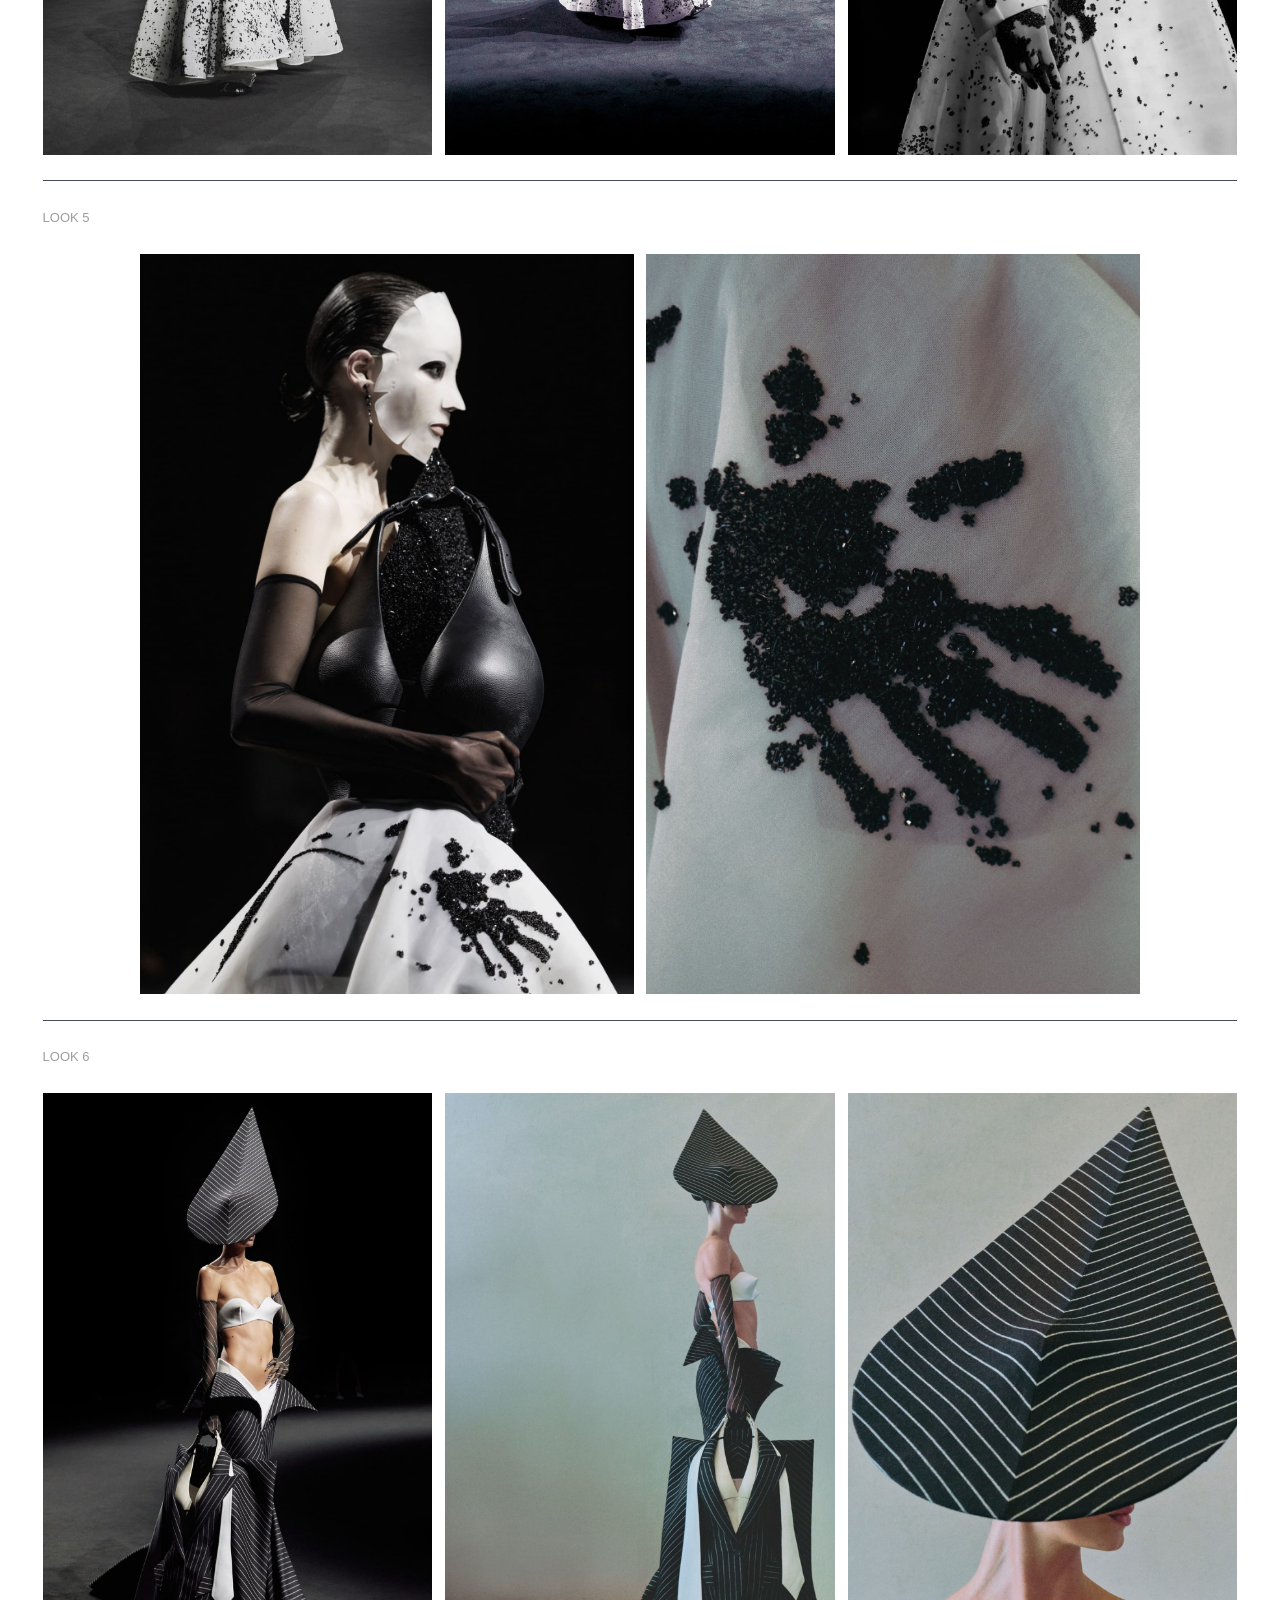
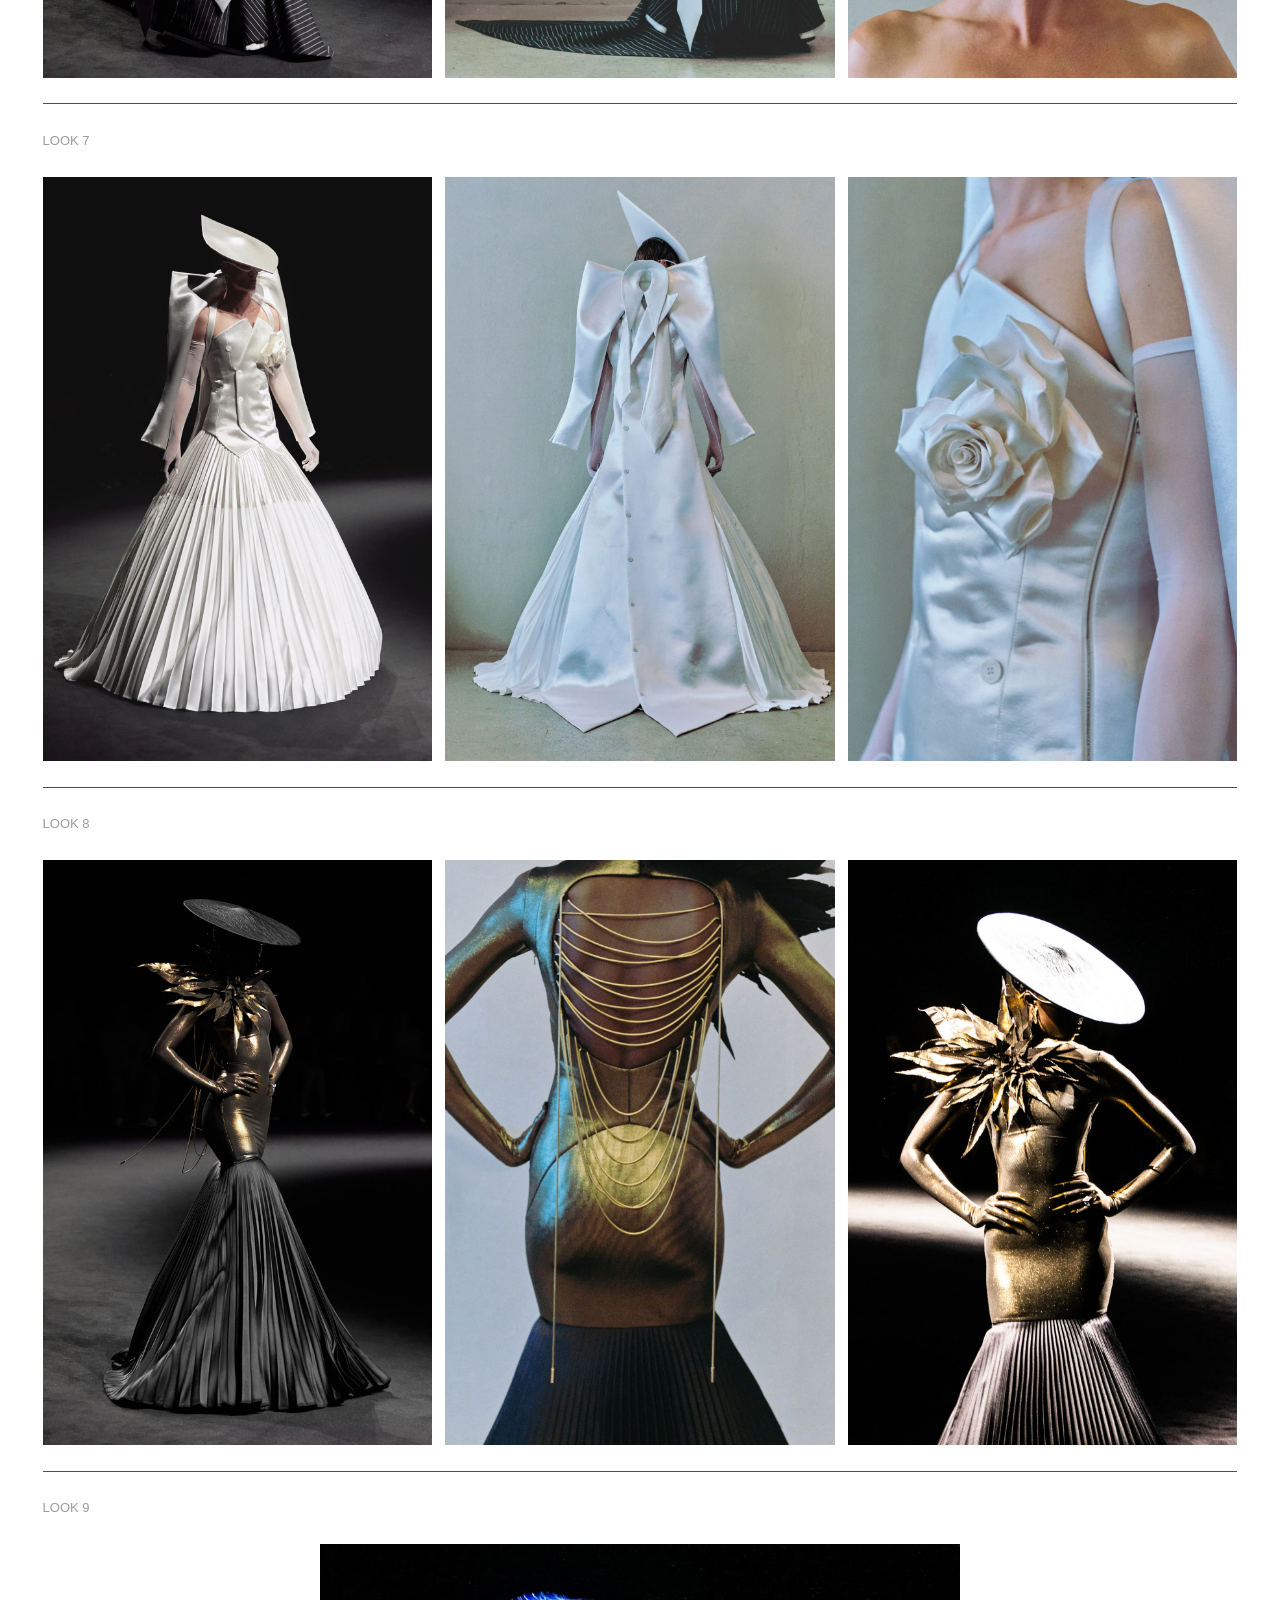
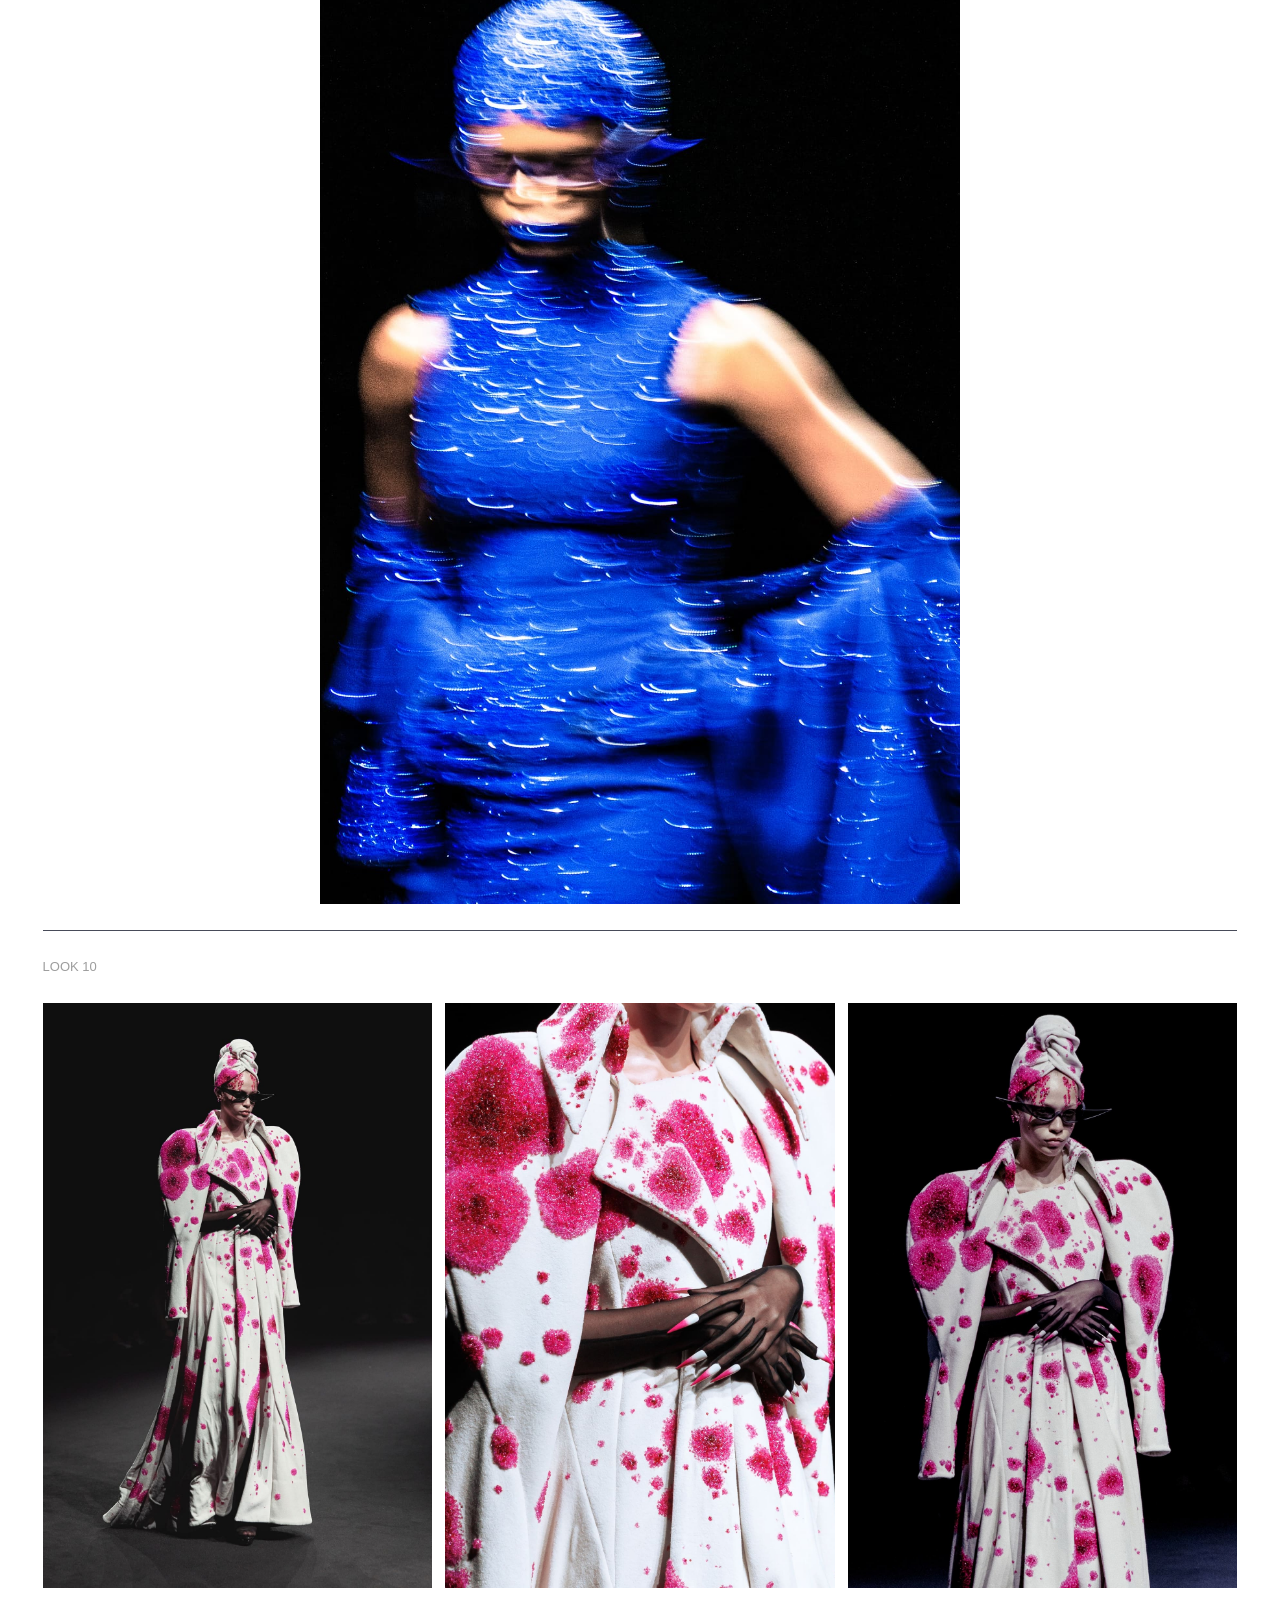
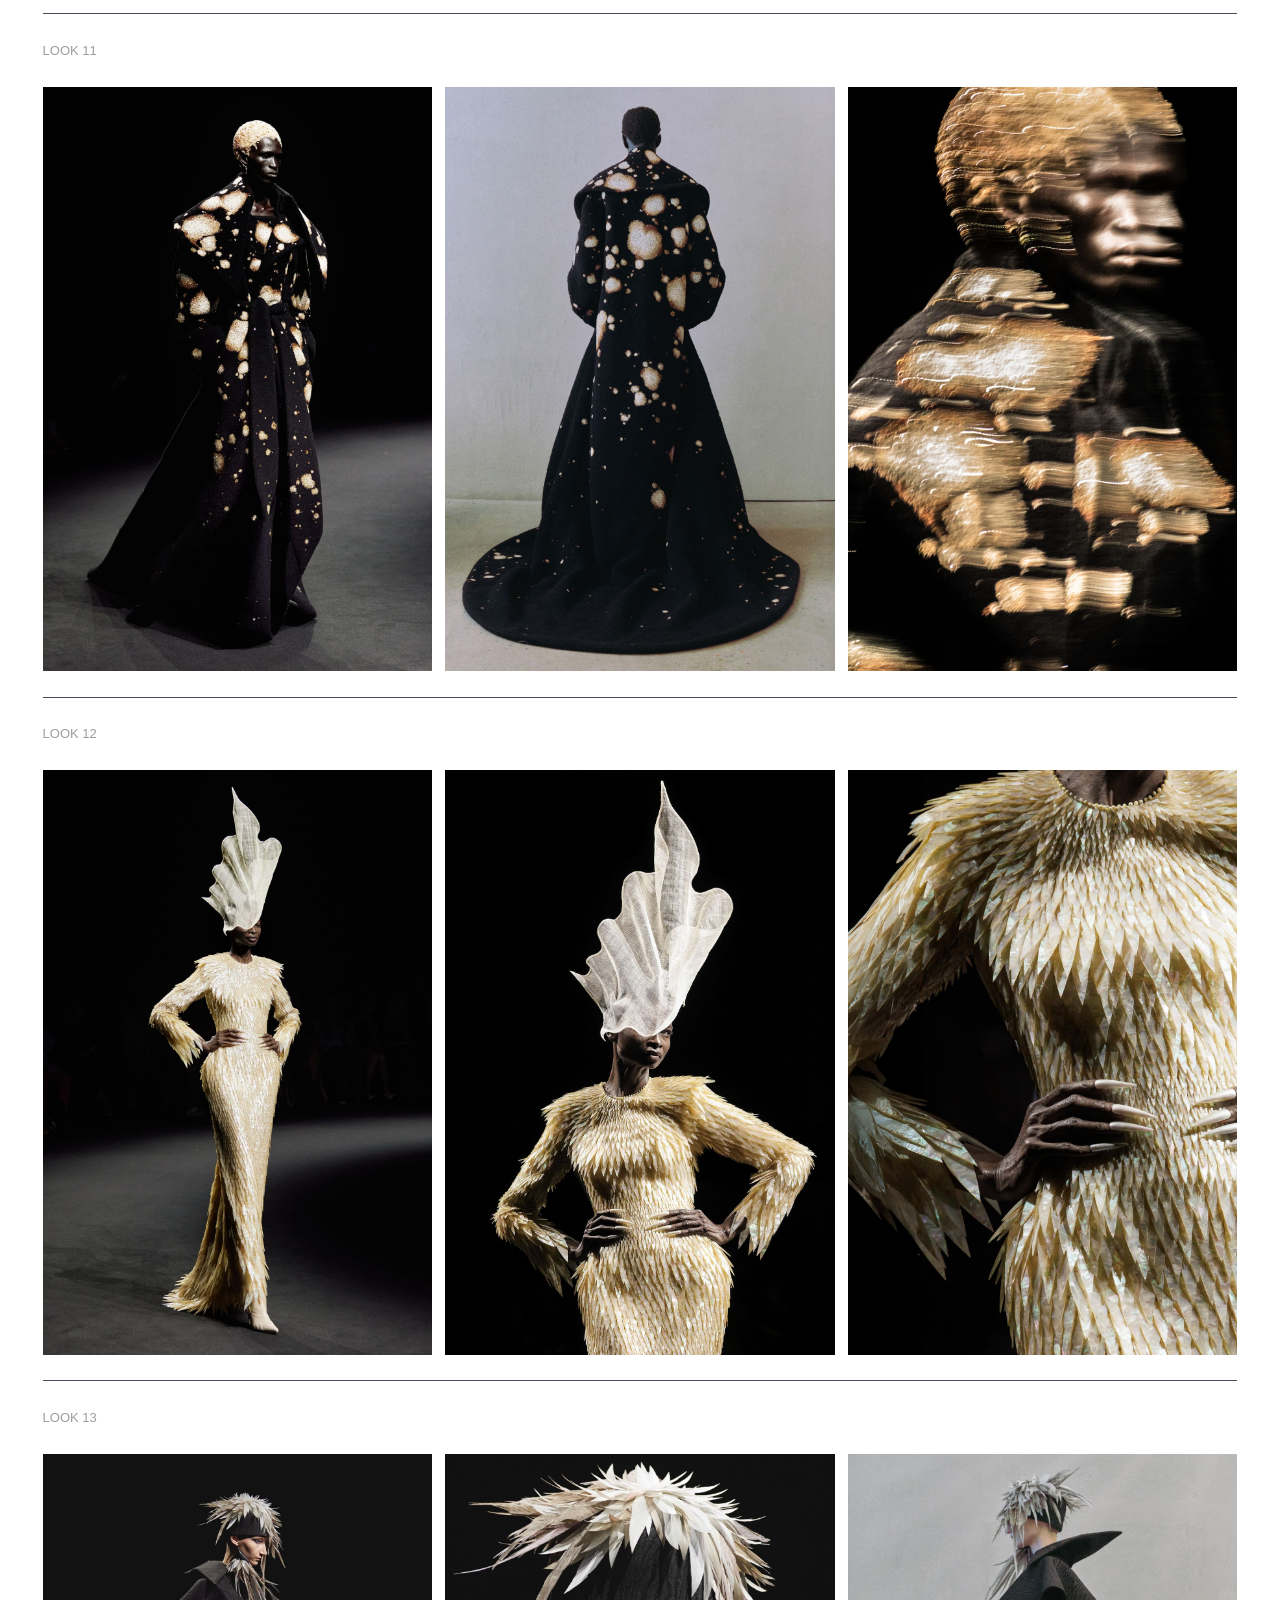
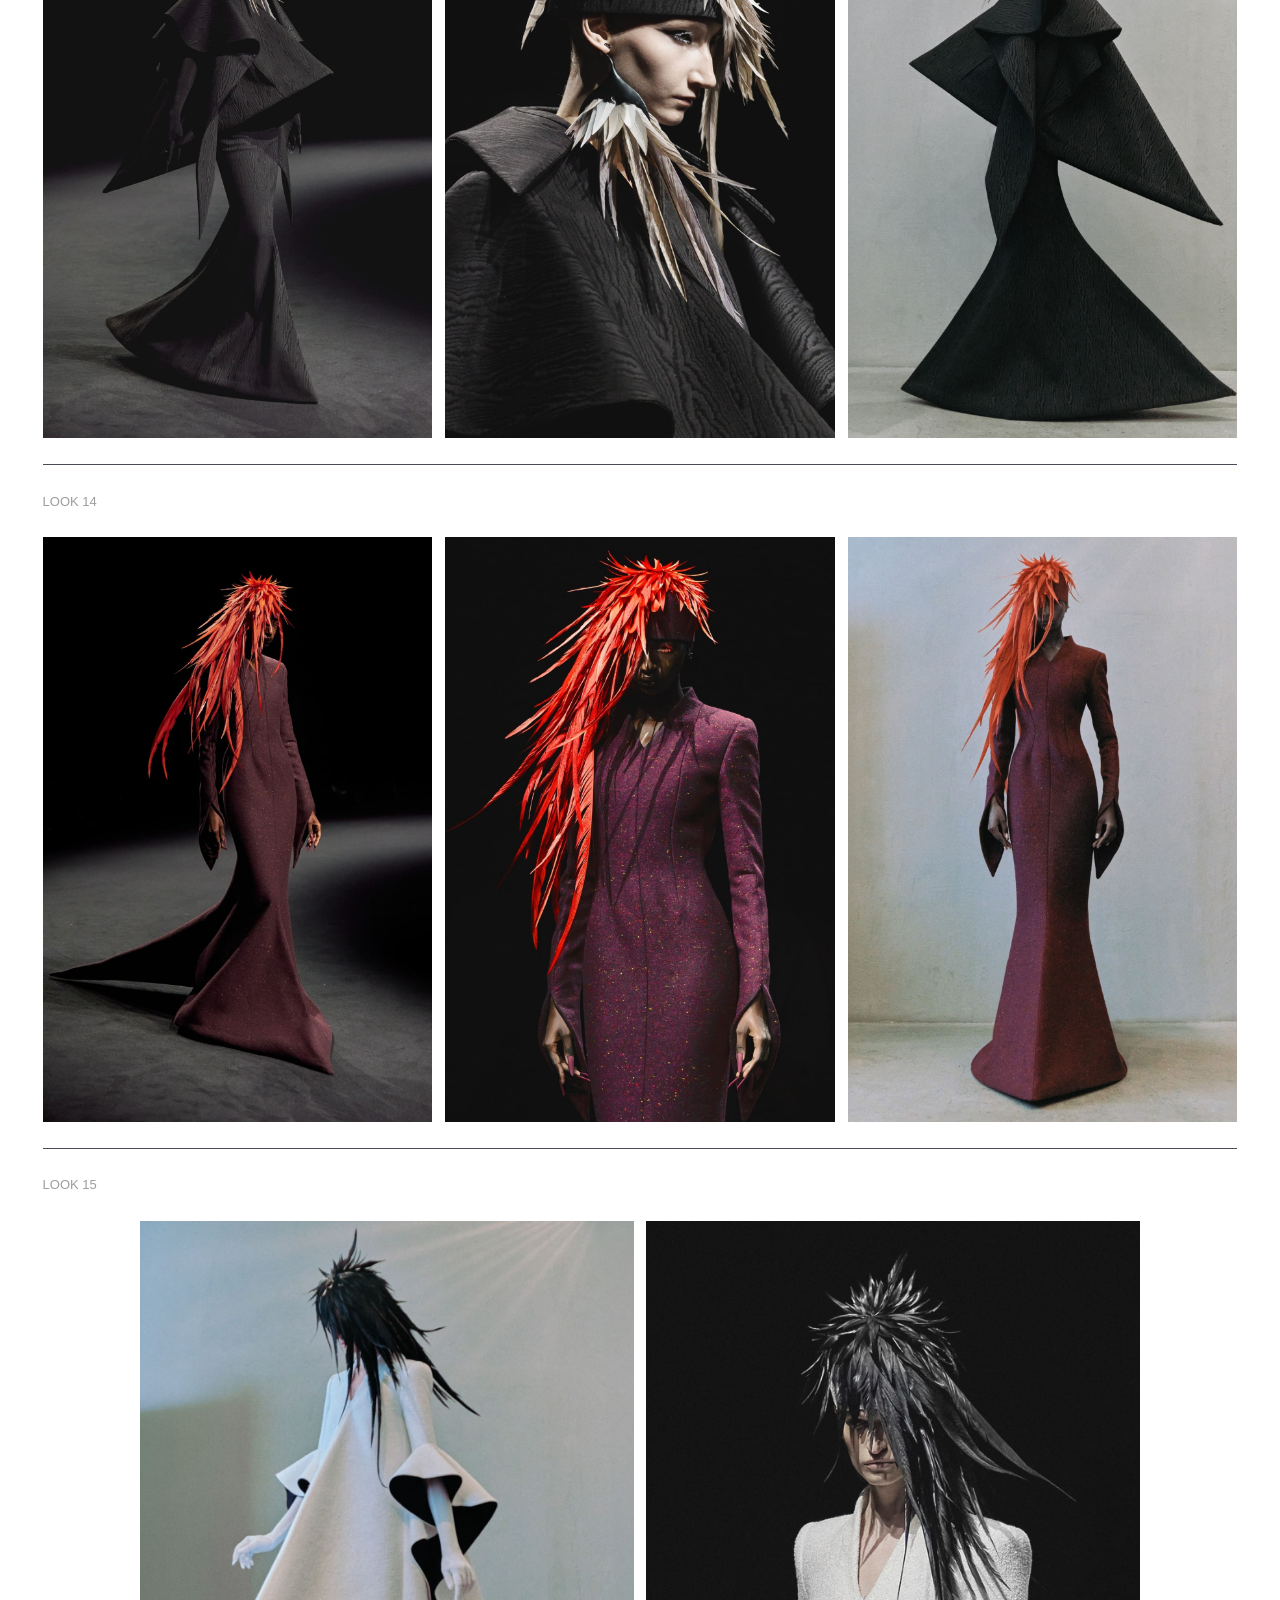
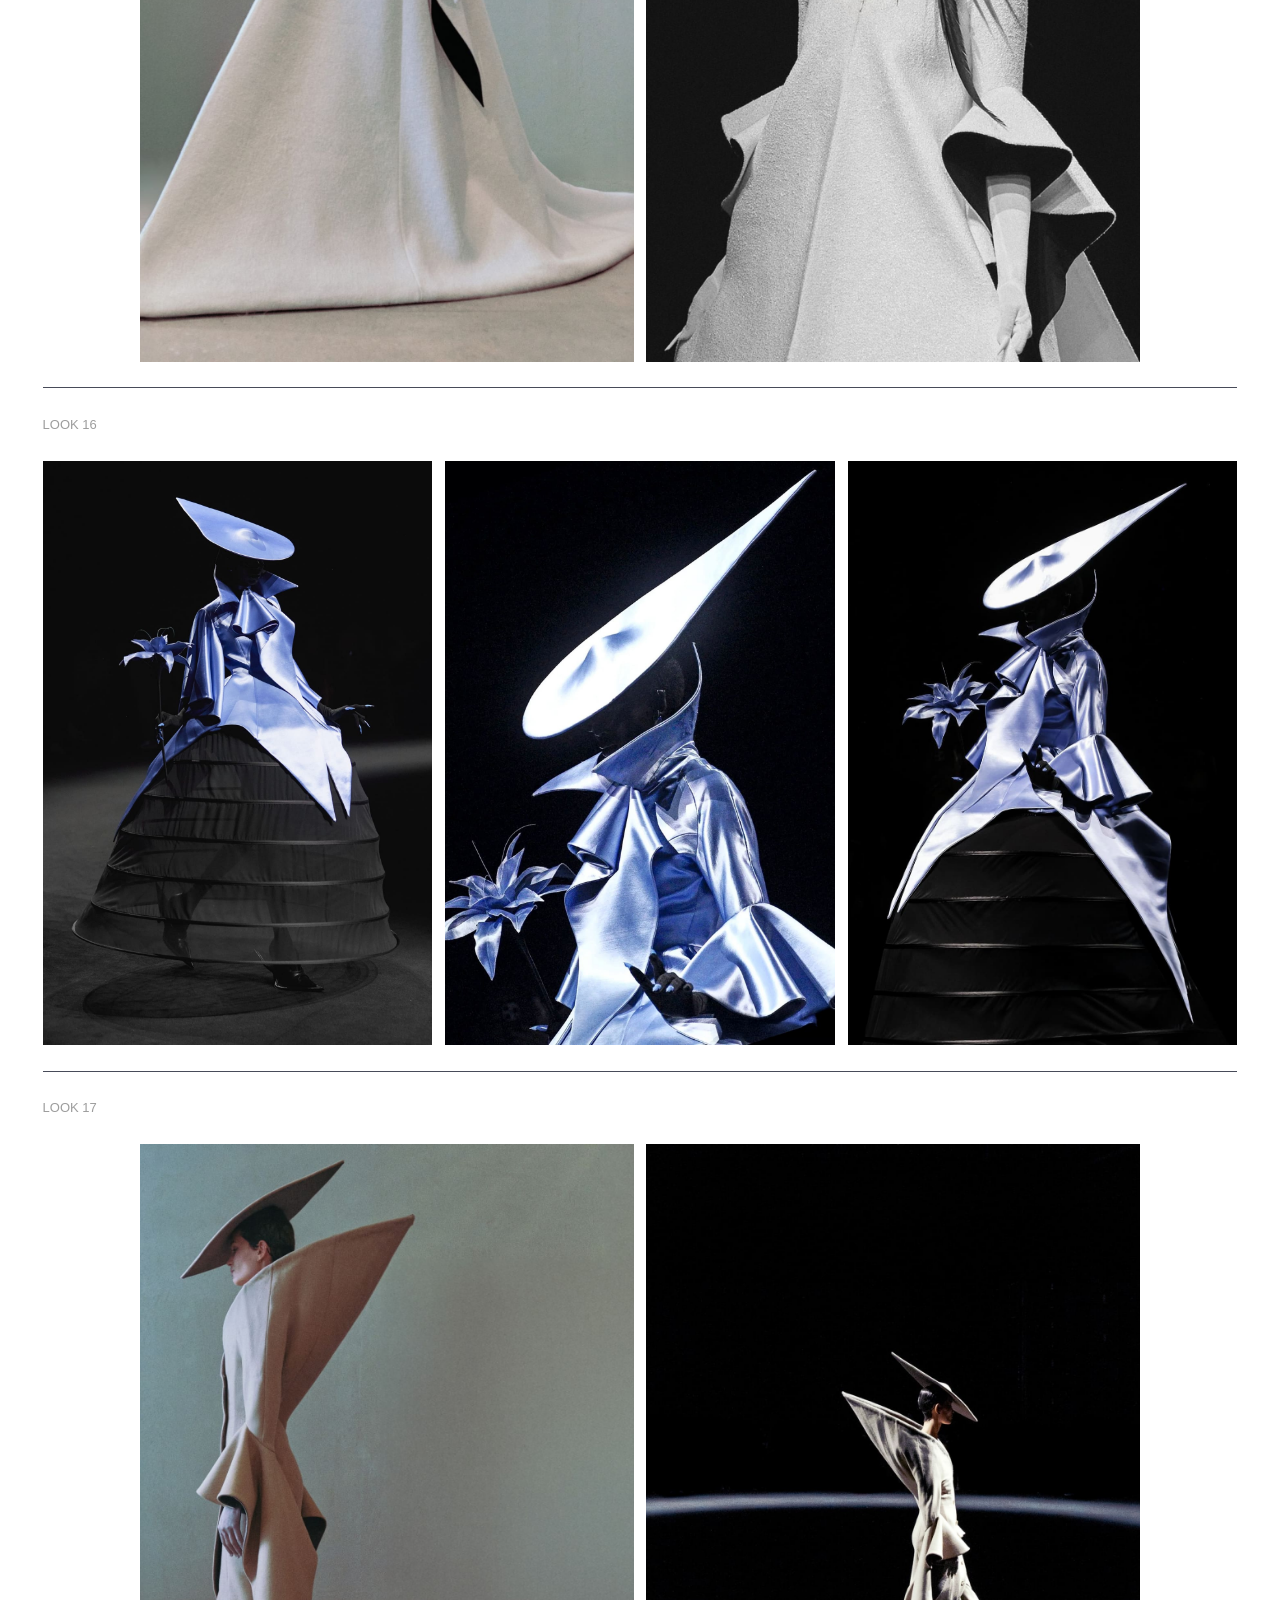
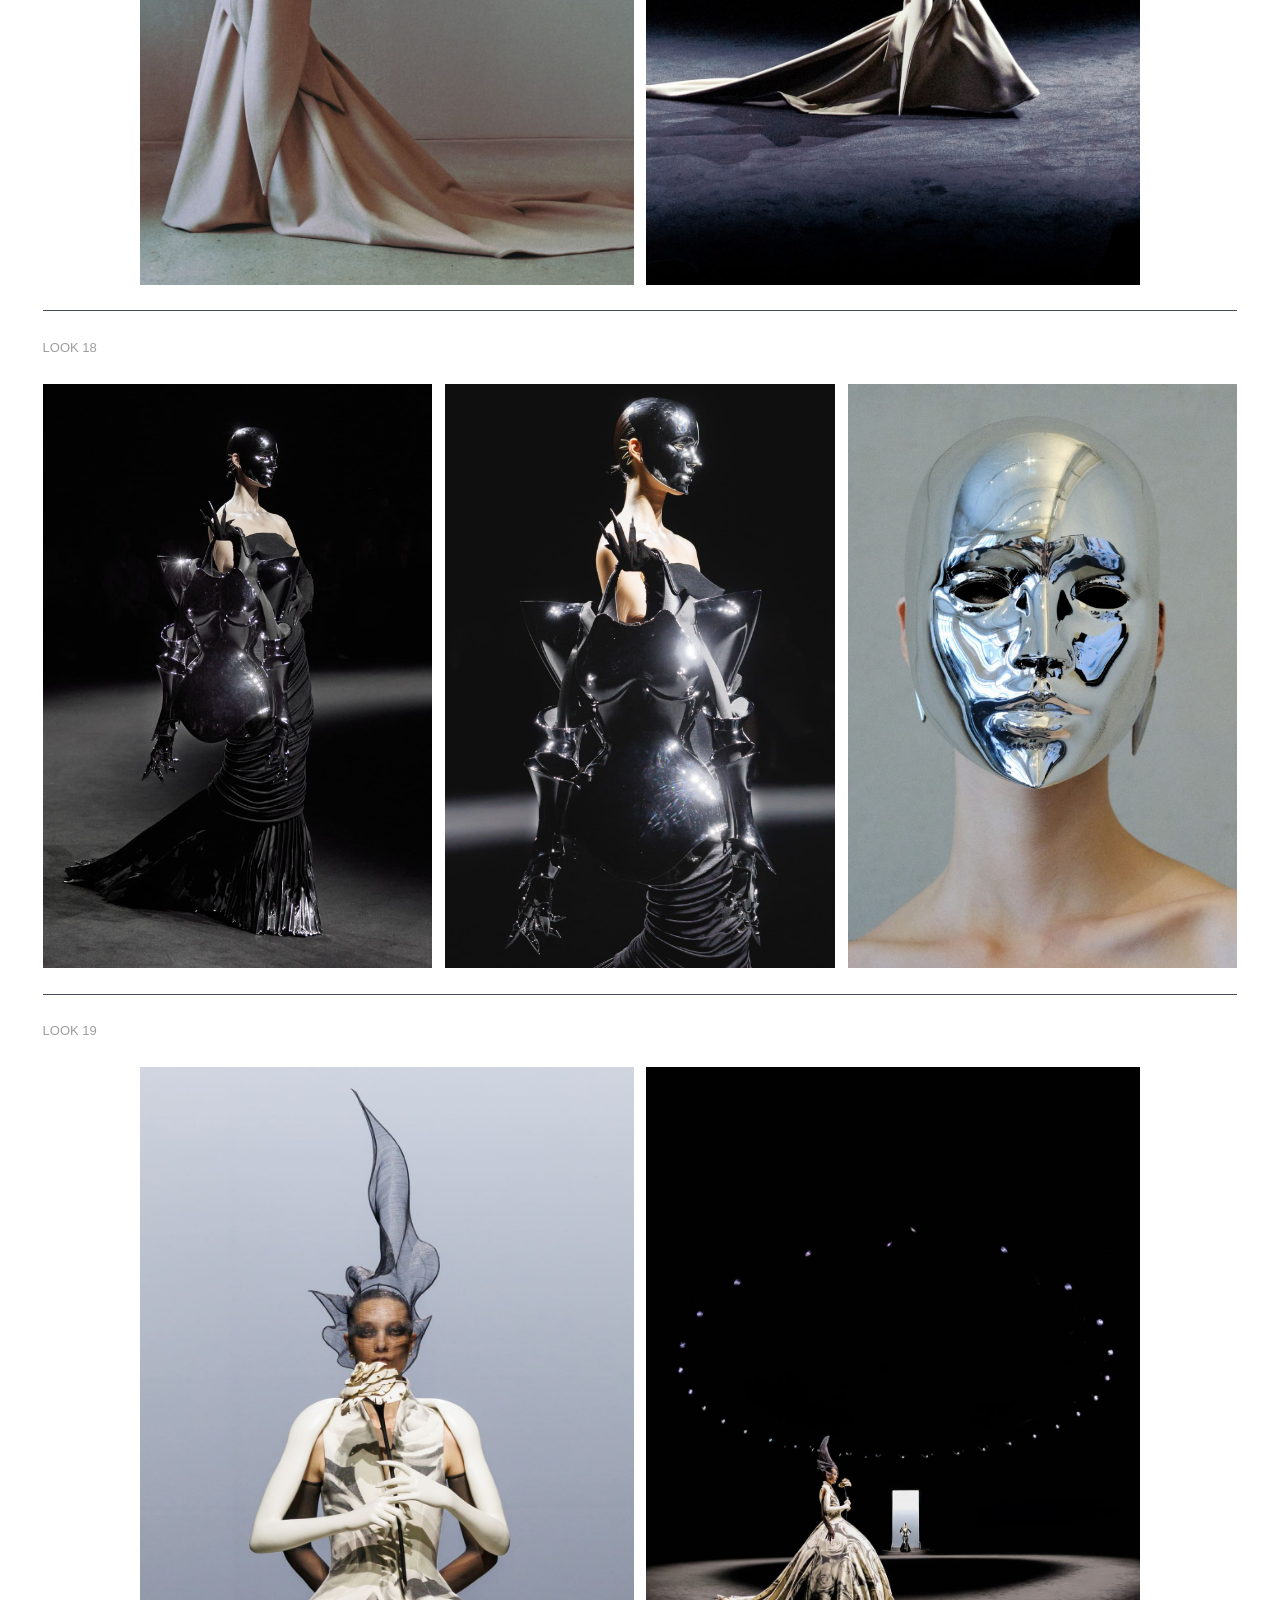
<file: collections/becoming.html>
<!DOCTYPE html>
<html lang="en">
<head>
  <meta charset="UTF-8" />
  <meta name="viewport" content="width=device-width, initial-scale=1.0" />
  <title>Becoming — Robert Wun</title>
  <link rel="preconnect" href="https://fonts.googleapis.com" />
  <link rel="preconnect" href="https://fonts.gstatic.com" crossorigin />
  <link href="https://fonts.googleapis.com/css2?family=Manrope:wght@400;700&display=swap" rel="stylesheet" />
  <link rel="stylesheet" href="../css/style.css" />
</head>
<body>

<div class="page">

  <header>
    <nav class="navbar">
      <a href="../index.html" class="navbar-left">ROBERT WUN</a>
      <button class="burger" aria-label="Menu" aria-expanded="false">
        <span></span>
        <span></span>
        <span></span>
      </button>
      <ul class="nav-links">
        <li><a href="../collections.html" class="active">COLLECTIONS</a></li>
        <li><a href="../press.html">PRESS</a></li>
        <li><a href="../about.html">ABOUT</a></li>
        <li><a href="../contact.html">CONTACT</a></li>
      </ul>
    </nav>
  </header>

  <main>

    <section class="collection-hero reveal">
      <img class="collection-hero__bg" src="../images/becoming/hero.jpg" alt="Becoming campaign">
      <div class="collection-hero__content">
        <h1 class="collection-hero__title">Becoming</h1>
        <p class="collection-hero__season">Spring / Summer 2026</p>
      </div>
    </section>

    <div class="collection-main">

      <div class="collection-info reveal">
        <div class="collection-info__text">
          <p class="collection-info__text-p">
          Becoming charts the transformative process of self-realisation. Using extreme silhouettes and heavily layered fabrics — organza over taffeta over crepe, each layer only partially obscuring the last — the collection explores the threshold state between what we are and what we aspire to be.
        </p>
        <p class="collection-info__text-p">
          Each look functions as both a cocoon and an emergence. Figures are simultaneously enclosed and released. The process of dressing is made visible: unfinished seams, exposed boning and partial linings turn the interior of the garment outward, inviting the wearer — and the viewer — to understand construction as metaphor.
        </p>
        <p class="collection-info__text-p">
          The palette moves from chalk white through ash and stone to absolute black, mirroring a journey from an undifferentiated beginning toward a defined, if still-evolving, selfhood.
          </p>
        </div>

        <div class="collection-info__aside">
          <p class="collection-info__season">Spring / Summer 2026</p>
          <p class="collection-info__year">Opera Garnier — Paris</p>
          <a href="../collections.html" class="collection-back-link">&larr; All Collections</a>
        </div>
      </div>

      <div class="collection-intro reveal" style="grid-template-columns: repeat(3, 1fr);">
        <img src="../images/becoming/intro-1.jpg" alt="Becoming — featured look 1">
        <img src="../images/becoming/intro-2.jpg" alt="Becoming — featured look 2">
        <img src="../images/becoming/intro-3.jpg" alt="Becoming — featured look 3">
      </div>

      <div class="collection-looks">
    <div class="collection-look">
      <div class="collection-look__header">
        <span class="collection-look__number">Look 1</span>
      </div>
      <div class="collection-look__images collection-look__images--2">
        <img class="collection-look__img" src="../images/becoming/look-01a.jpg" alt="Becoming — Look 1, image 1">
        <img class="collection-look__img" src="../images/becoming/look-01b.jpg" alt="Becoming — Look 1, image 2">
      </div>
    </div>

    <div class="collection-look">
      <div class="collection-look__header">
        <span class="collection-look__number">Look 2</span>
      </div>
      <div class="collection-look__images collection-look__images--3">
        <img class="collection-look__img" src="../images/becoming/look-02a.jpg" alt="Becoming — Look 2, image 1">
        <img class="collection-look__img" src="../images/becoming/look-02b.jpg" alt="Becoming — Look 2, image 2">
        <img class="collection-look__img" src="../images/becoming/look-02c.jpg" alt="Becoming — Look 2, image 3">
      </div>
    </div>

    <div class="collection-look">
      <div class="collection-look__header">
        <span class="collection-look__number">Look 3</span>
      </div>
      <div class="collection-look__images">
        <img class="collection-look__img" src="../images/becoming/look-03.jpg" alt="Becoming — Look 3">
      </div>
    </div>

    <div class="collection-look">
      <div class="collection-look__header">
        <span class="collection-look__number">Look 4</span>
      </div>
      <div class="collection-look__images collection-look__images--3">
        <img class="collection-look__img" src="../images/becoming/look-04a.jpg" alt="Becoming — Look 4, image 1">
        <img class="collection-look__img" src="../images/becoming/look-04b.jpg" alt="Becoming — Look 4, image 2">
        <img class="collection-look__img" src="../images/becoming/look-04c.jpg" alt="Becoming — Look 4, image 3">
      </div>
    </div>

    <div class="collection-look">
      <div class="collection-look__header">
        <span class="collection-look__number">Look 5</span>
      </div>
      <div class="collection-look__images collection-look__images--2">
        <img class="collection-look__img" src="../images/becoming/look-05a.jpg" alt="Becoming — Look 5, image 1">
        <img class="collection-look__img" src="../images/becoming/look-05b.jpg" alt="Becoming — Look 5, image 2">
      </div>
    </div>

    <div class="collection-look">
      <div class="collection-look__header">
        <span class="collection-look__number">Look 6</span>
      </div>
      <div class="collection-look__images collection-look__images--3">
        <img class="collection-look__img" src="../images/becoming/look-06a.jpg" alt="Becoming — Look 6, image 1">
        <img class="collection-look__img" src="../images/becoming/look-06b.jpg" alt="Becoming — Look 6, image 2">
        <img class="collection-look__img" src="../images/becoming/look-06c.jpg" alt="Becoming — Look 6, image 3">
      </div>
    </div>

    <div class="collection-look">
      <div class="collection-look__header">
        <span class="collection-look__number">Look 7</span>
      </div>
      <div class="collection-look__images collection-look__images--3">
        <img class="collection-look__img" src="../images/becoming/look-07a.jpg" alt="Becoming — Look 7, image 1">
        <img class="collection-look__img" src="../images/becoming/look-07b.jpg" alt="Becoming — Look 7, image 2">
        <img class="collection-look__img" src="../images/becoming/look-07c.jpg" alt="Becoming — Look 7, image 3">
      </div>
    </div>

    <div class="collection-look">
      <div class="collection-look__header">
        <span class="collection-look__number">Look 8</span>
      </div>
      <div class="collection-look__images collection-look__images--3">
        <img class="collection-look__img" src="../images/becoming/look-08a.jpg" alt="Becoming — Look 8, image 1">
        <img class="collection-look__img" src="../images/becoming/look-08b.jpg" alt="Becoming — Look 8, image 2">
        <img class="collection-look__img" src="../images/becoming/look-08c.jpg" alt="Becoming — Look 8, image 3">
      </div>
    </div>

    <div class="collection-look">
      <div class="collection-look__header">
        <span class="collection-look__number">Look 9</span>
      </div>
      <div class="collection-look__images">
        <img class="collection-look__img" src="../images/becoming/look-09.jpg" alt="Becoming — Look 9">
      </div>
    </div>

    <div class="collection-look">
      <div class="collection-look__header">
        <span class="collection-look__number">Look 10</span>
      </div>
      <div class="collection-look__images collection-look__images--3">
        <img class="collection-look__img" src="../images/becoming/look-10a.jpg" alt="Becoming — Look 10, image 1">
        <img class="collection-look__img" src="../images/becoming/look-10b.jpg" alt="Becoming — Look 10, image 2">
        <img class="collection-look__img" src="../images/becoming/look-10c.jpg" alt="Becoming — Look 10, image 3">
      </div>
    </div>

    <div class="collection-look">
      <div class="collection-look__header">
        <span class="collection-look__number">Look 11</span>
      </div>
      <div class="collection-look__images collection-look__images--3">
        <img class="collection-look__img" src="../images/becoming/look-11a.jpg" alt="Becoming — Look 11, image 1">
        <img class="collection-look__img" src="../images/becoming/look-11b.jpg" alt="Becoming — Look 11, image 2">
        <img class="collection-look__img" src="../images/becoming/look-11c.jpg" alt="Becoming — Look 11, image 3">
      </div>
    </div>

    <div class="collection-look">
      <div class="collection-look__header">
        <span class="collection-look__number">Look 12</span>
      </div>
      <div class="collection-look__images collection-look__images--3">
        <img class="collection-look__img" src="../images/becoming/look-12a.jpg" alt="Becoming — Look 12, image 1">
        <img class="collection-look__img" src="../images/becoming/look-12b.jpg" alt="Becoming — Look 12, image 2">
        <img class="collection-look__img" src="../images/becoming/look-12c.jpg" alt="Becoming — Look 12, image 3">
      </div>
    </div>

    <div class="collection-look">
      <div class="collection-look__header">
        <span class="collection-look__number">Look 13</span>
      </div>
      <div class="collection-look__images collection-look__images--3">
        <img class="collection-look__img" src="../images/becoming/look-13a.jpg" alt="Becoming — Look 13, image 1">
        <img class="collection-look__img" src="../images/becoming/look-13b.jpg" alt="Becoming — Look 13, image 2">
        <img class="collection-look__img" src="../images/becoming/look-13c.jpg" alt="Becoming — Look 13, image 3">
      </div>
    </div>

    <div class="collection-look">
      <div class="collection-look__header">
        <span class="collection-look__number">Look 14</span>
      </div>
      <div class="collection-look__images collection-look__images--3">
        <img class="collection-look__img" src="../images/becoming/look-14a.jpg" alt="Becoming — Look 14, image 1">
        <img class="collection-look__img" src="../images/becoming/look-14b.jpg" alt="Becoming — Look 14, image 2">
        <img class="collection-look__img" src="../images/becoming/look-14c.jpg" alt="Becoming — Look 14, image 3">
      </div>
    </div>

    <div class="collection-look">
      <div class="collection-look__header">
        <span class="collection-look__number">Look 15</span>
      </div>
      <div class="collection-look__images collection-look__images--2">
        <img class="collection-look__img" src="../images/becoming/look-15a.jpg" alt="Becoming — Look 15, image 1">
        <img class="collection-look__img" src="../images/becoming/look-15b.jpg" alt="Becoming — Look 15, image 2">
      </div>
    </div>

    <div class="collection-look">
      <div class="collection-look__header">
        <span class="collection-look__number">Look 16</span>
      </div>
      <div class="collection-look__images collection-look__images--3">
        <img class="collection-look__img" src="../images/becoming/look-16a.jpg" alt="Becoming — Look 16, image 1">
        <img class="collection-look__img" src="../images/becoming/look-16b.jpg" alt="Becoming — Look 16, image 2">
        <img class="collection-look__img" src="../images/becoming/look-16c.jpg" alt="Becoming — Look 16, image 3">
      </div>
    </div>

    <div class="collection-look">
      <div class="collection-look__header">
        <span class="collection-look__number">Look 17</span>
      </div>
      <div class="collection-look__images collection-look__images--2">
        <img class="collection-look__img" src="../images/becoming/look-17a.jpg" alt="Becoming — Look 17, image 1">
        <img class="collection-look__img" src="../images/becoming/look-17b.jpg" alt="Becoming — Look 17, image 2">
      </div>
    </div>

    <div class="collection-look">
      <div class="collection-look__header">
        <span class="collection-look__number">Look 18</span>
      </div>
      <div class="collection-look__images collection-look__images--3">
        <img class="collection-look__img" src="../images/becoming/look-18a.jpg" alt="Becoming — Look 18, image 1">
        <img class="collection-look__img" src="../images/becoming/look-18b.jpg" alt="Becoming — Look 18, image 2">
        <img class="collection-look__img" src="../images/becoming/look-18c.jpg" alt="Becoming — Look 18, image 3">
      </div>
    </div>

    <div class="collection-look">
      <div class="collection-look__header">
        <span class="collection-look__number">Look 19</span>
      </div>
      <div class="collection-look__images collection-look__images--2">
        <img class="collection-look__img" src="../images/becoming/look-19a.jpg" alt="Becoming — Look 19, image 1">
        <img class="collection-look__img" src="../images/becoming/look-19b.jpg" alt="Becoming — Look 19, image 2">
      </div>
    </div>

    <div class="collection-look">
      <div class="collection-look__header">
        <span class="collection-look__number">Look 20</span>
      </div>
      <div class="collection-look__images collection-look__images--3">
        <img class="collection-look__img" src="../images/becoming/look-20a.jpg" alt="Becoming — Look 20, image 1">
        <img class="collection-look__img" src="../images/becoming/look-20b.jpg" alt="Becoming — Look 20, image 2">
        <img class="collection-look__img" src="../images/becoming/look-20c.jpg" alt="Becoming — Look 20, image 3">
      </div>
    </div>

    <div class="collection-look">
      <div class="collection-look__header">
        <span class="collection-look__number">Look 21</span>
      </div>
      <div class="collection-look__images collection-look__images--3">
        <img class="collection-look__img" src="../images/becoming/look-21a.jpg" alt="Becoming — Look 21, image 1">
        <img class="collection-look__img" src="../images/becoming/look-21b.jpg" alt="Becoming — Look 21, image 2">
        <img class="collection-look__img" src="../images/becoming/look-21c.jpg" alt="Becoming — Look 21, image 3">
      </div>
    </div>

    <div class="collection-look">
      <div class="collection-look__header">
        <span class="collection-look__number">Look 22</span>
      </div>
      <div class="collection-look__images collection-look__images--2">
        <img class="collection-look__img" src="../images/becoming/look-22a.jpg" alt="Becoming — Look 22, image 1">
        <img class="collection-look__img" src="../images/becoming/look-22b.jpg" alt="Becoming — Look 22, image 2">
      </div>
    </div>

    <div class="collection-look">
      <div class="collection-look__header">
        <span class="collection-look__number">Look 23</span>
      </div>
      <div class="collection-look__images collection-look__images--2">
        <img class="collection-look__img" src="../images/becoming/look-23a.jpg" alt="Becoming — Look 23, image 1">
        <img class="collection-look__img" src="../images/becoming/look-23b.jpg" alt="Becoming — Look 23, image 2">
      </div>
    </div>

    <div class="collection-look">
      <div class="collection-look__header">
        <span class="collection-look__number">Look 24</span>
      </div>
      <div class="collection-look__images collection-look__images--3">
        <img class="collection-look__img" src="../images/becoming/look-24a.jpg" alt="Becoming — Look 24, image 1">
        <img class="collection-look__img" src="../images/becoming/look-24b.jpg" alt="Becoming — Look 24, image 2">
        <img class="collection-look__img" src="../images/becoming/look-24c.jpg" alt="Becoming — Look 24, image 3">
      </div>
    </div>
      </div>

    </div>

  </main>

  <footer class="reveal">
    <div class="footer-text">
      <span>ROBERT WUN</span>
      <span>LONDON-PARIS</span>
      <span>HAUTE-COUTURE</span>
      <span>&copy; 2026 L&eacute;a Tramati</span>
    </div>
  </footer>

</div>

<script src="../js/main.js" defer></script>

</body>
</html>
</file>
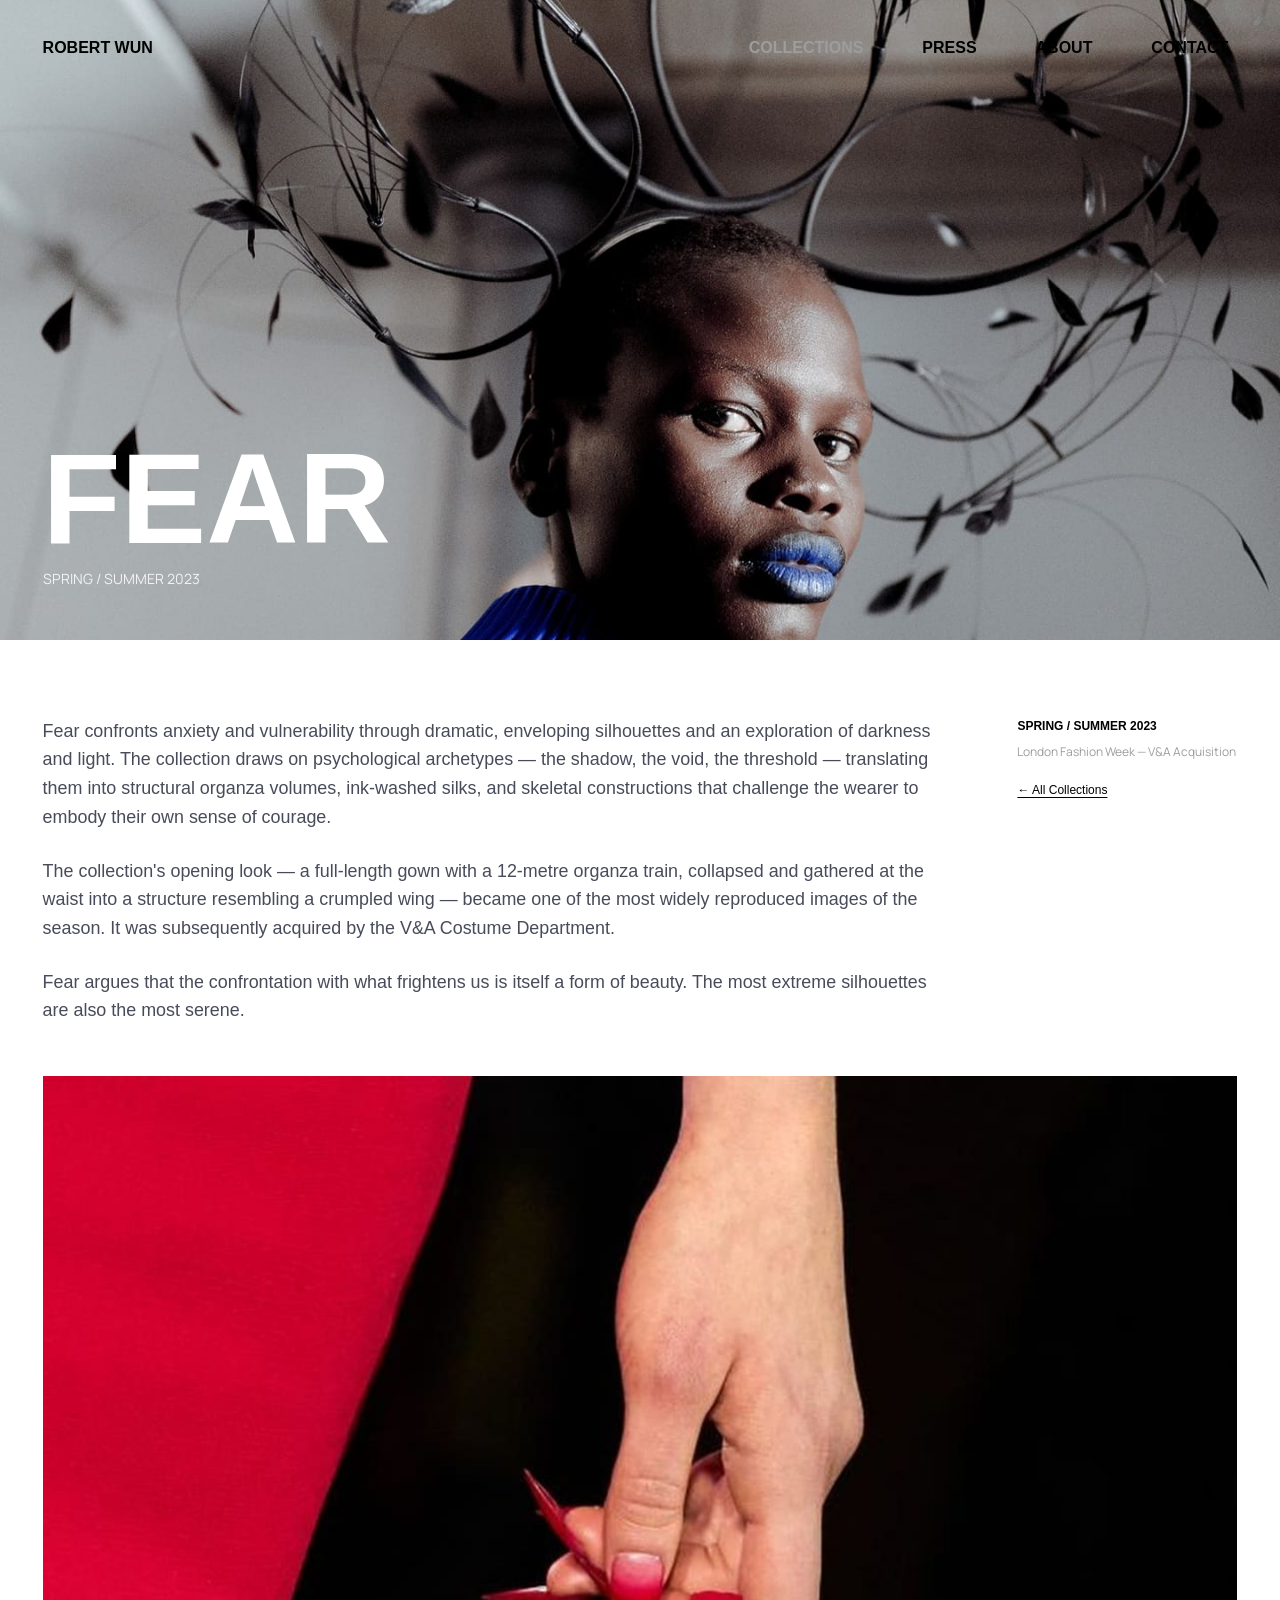
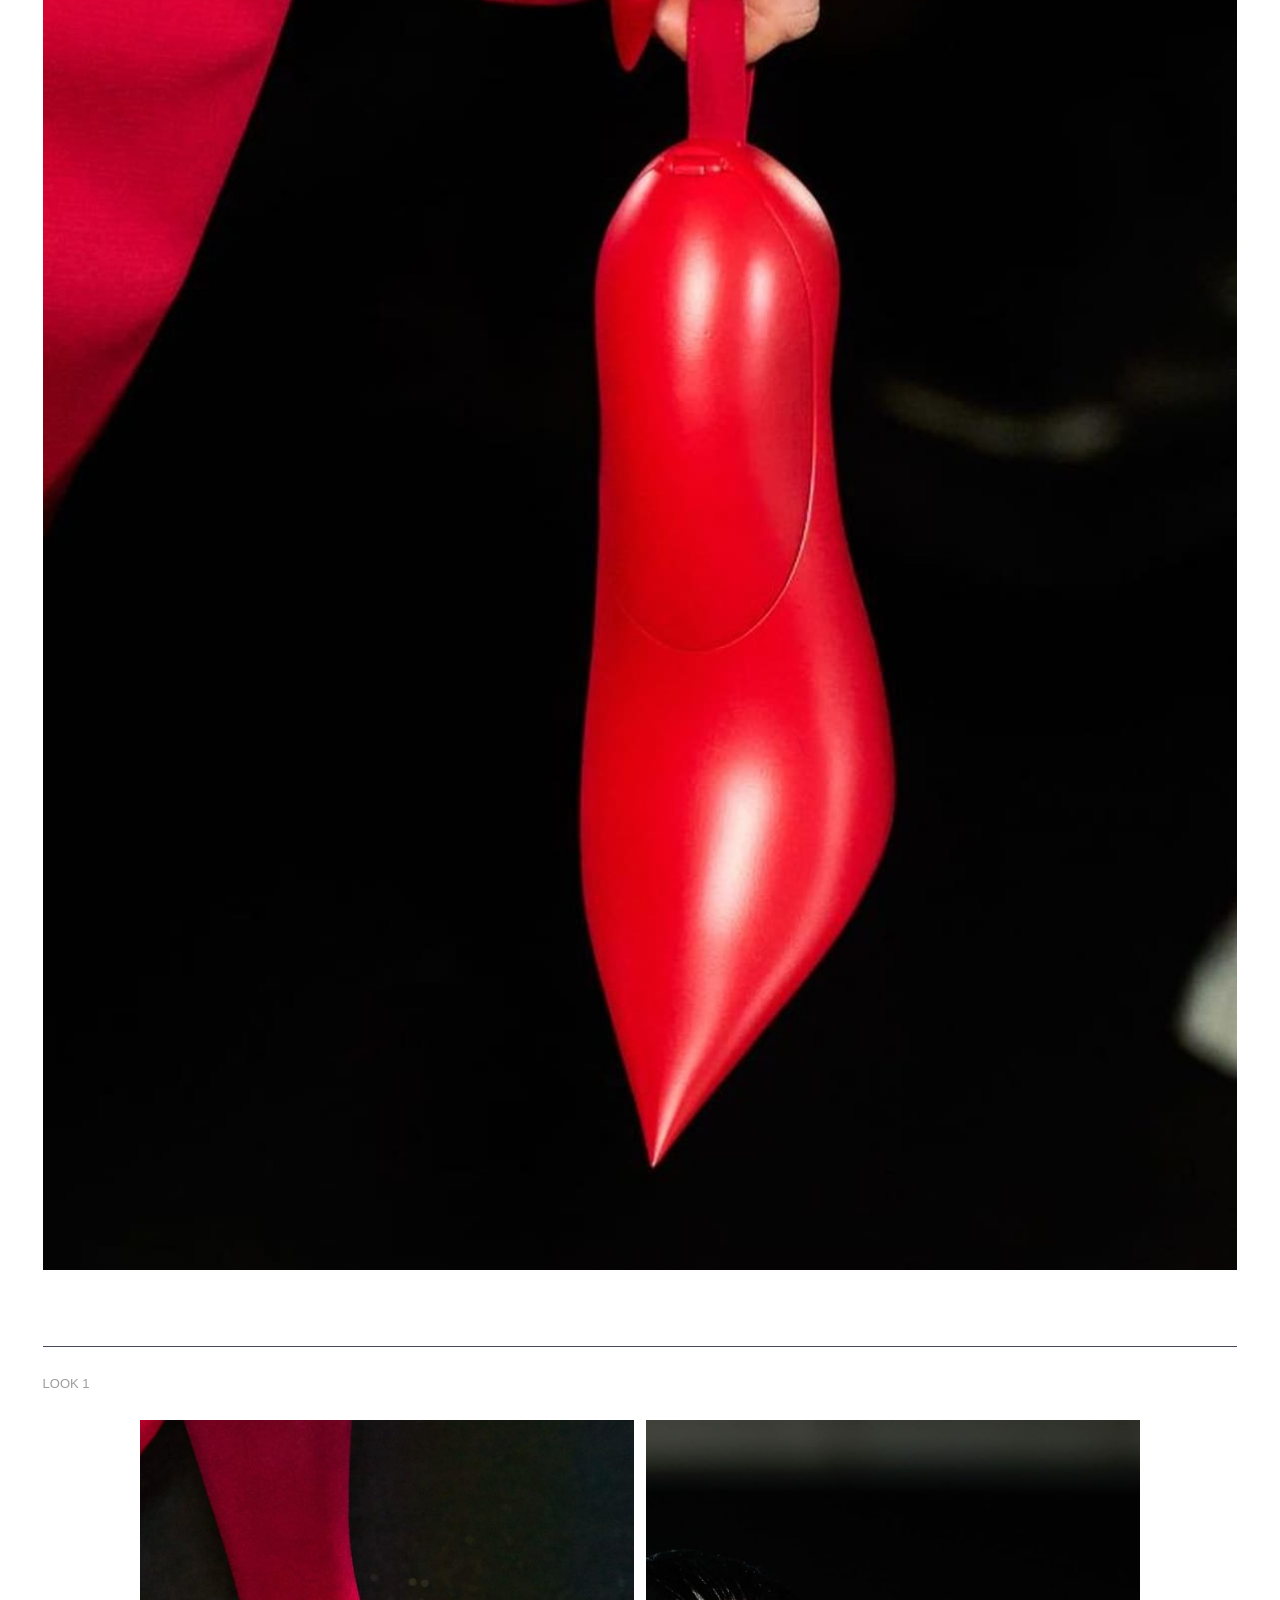
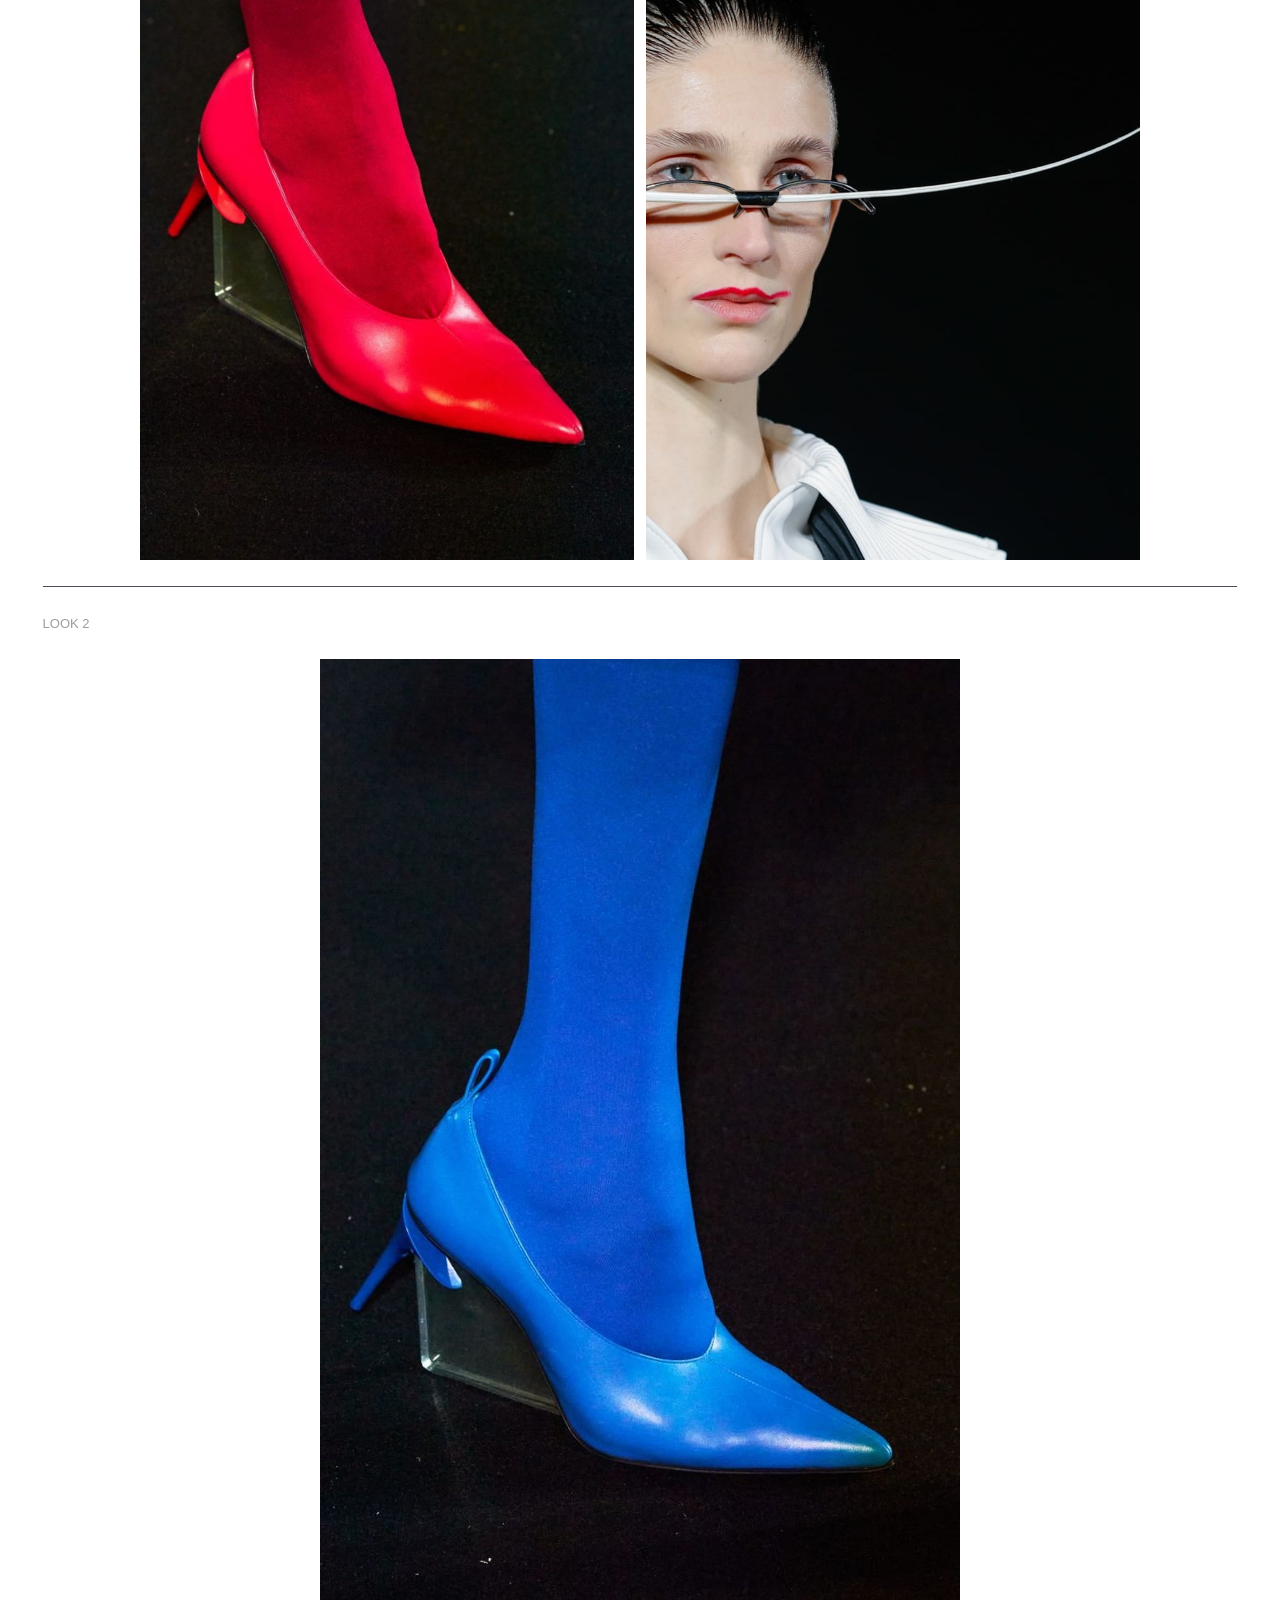
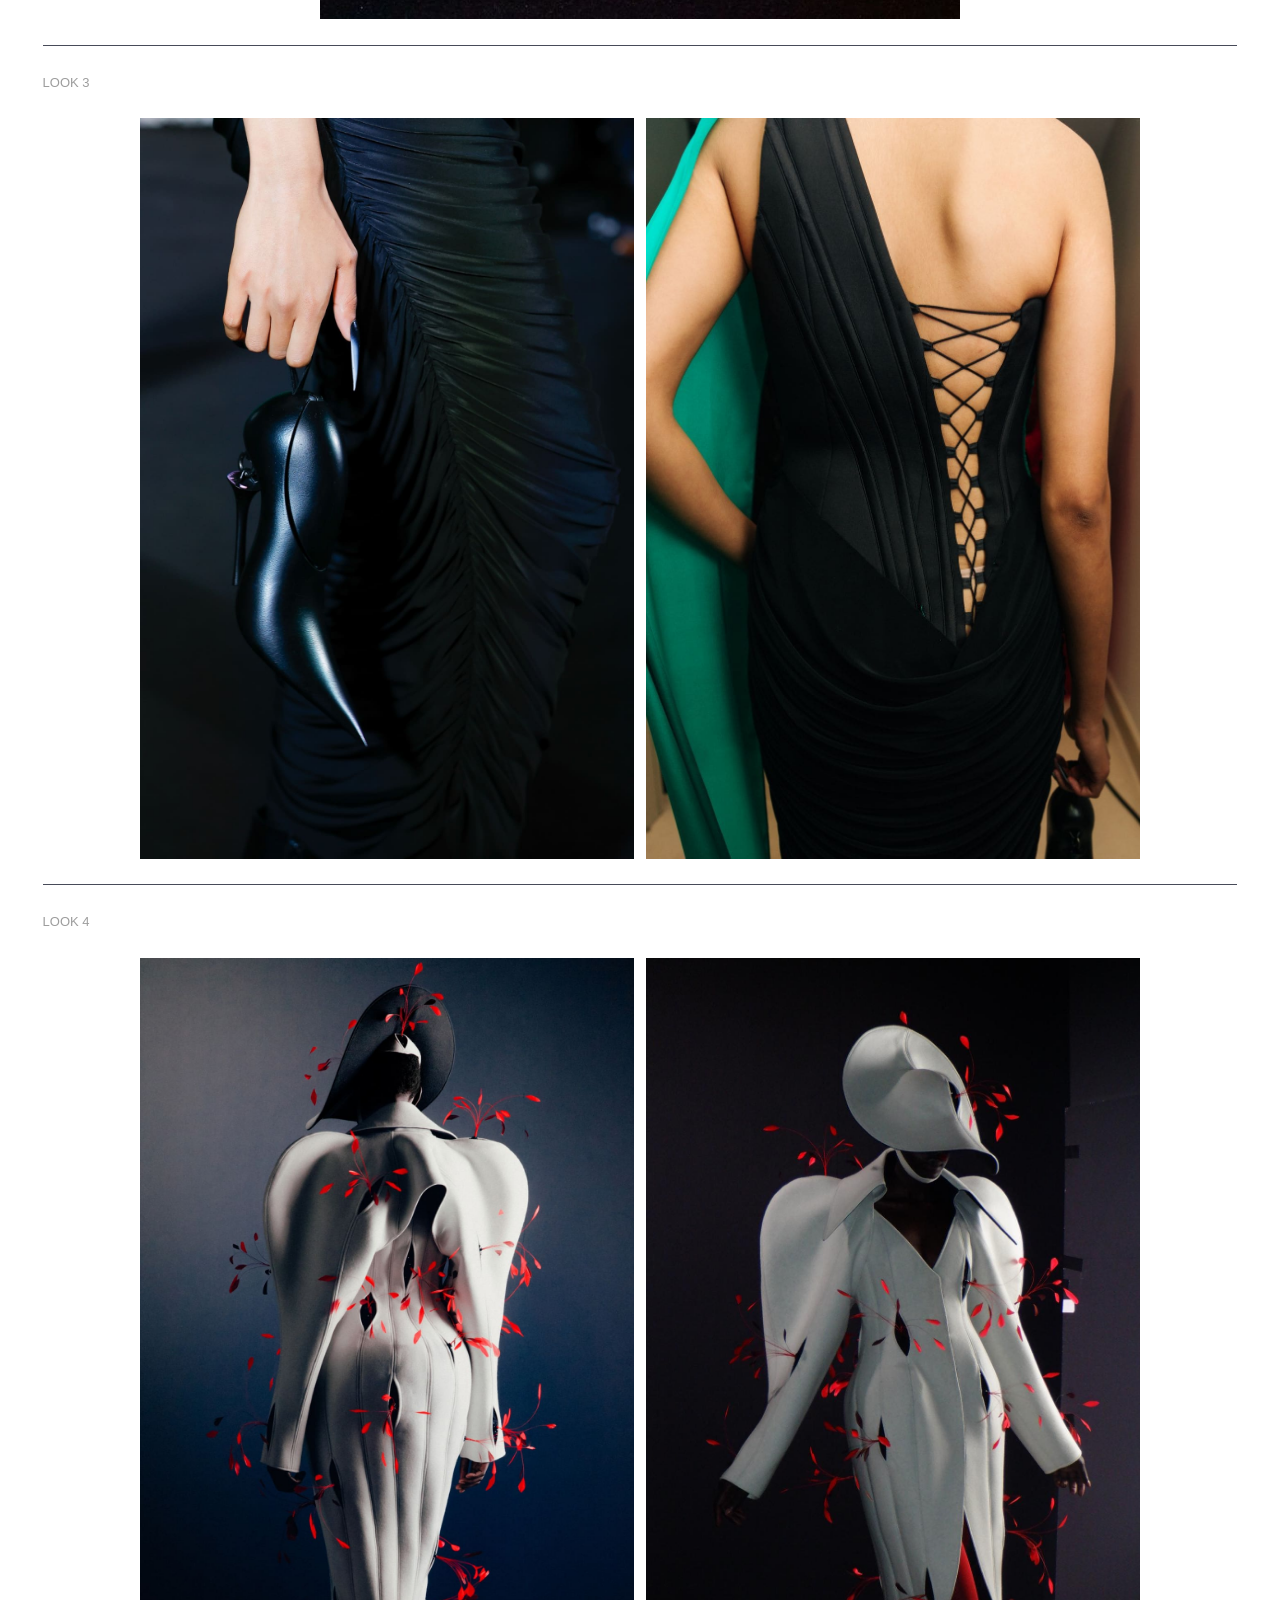
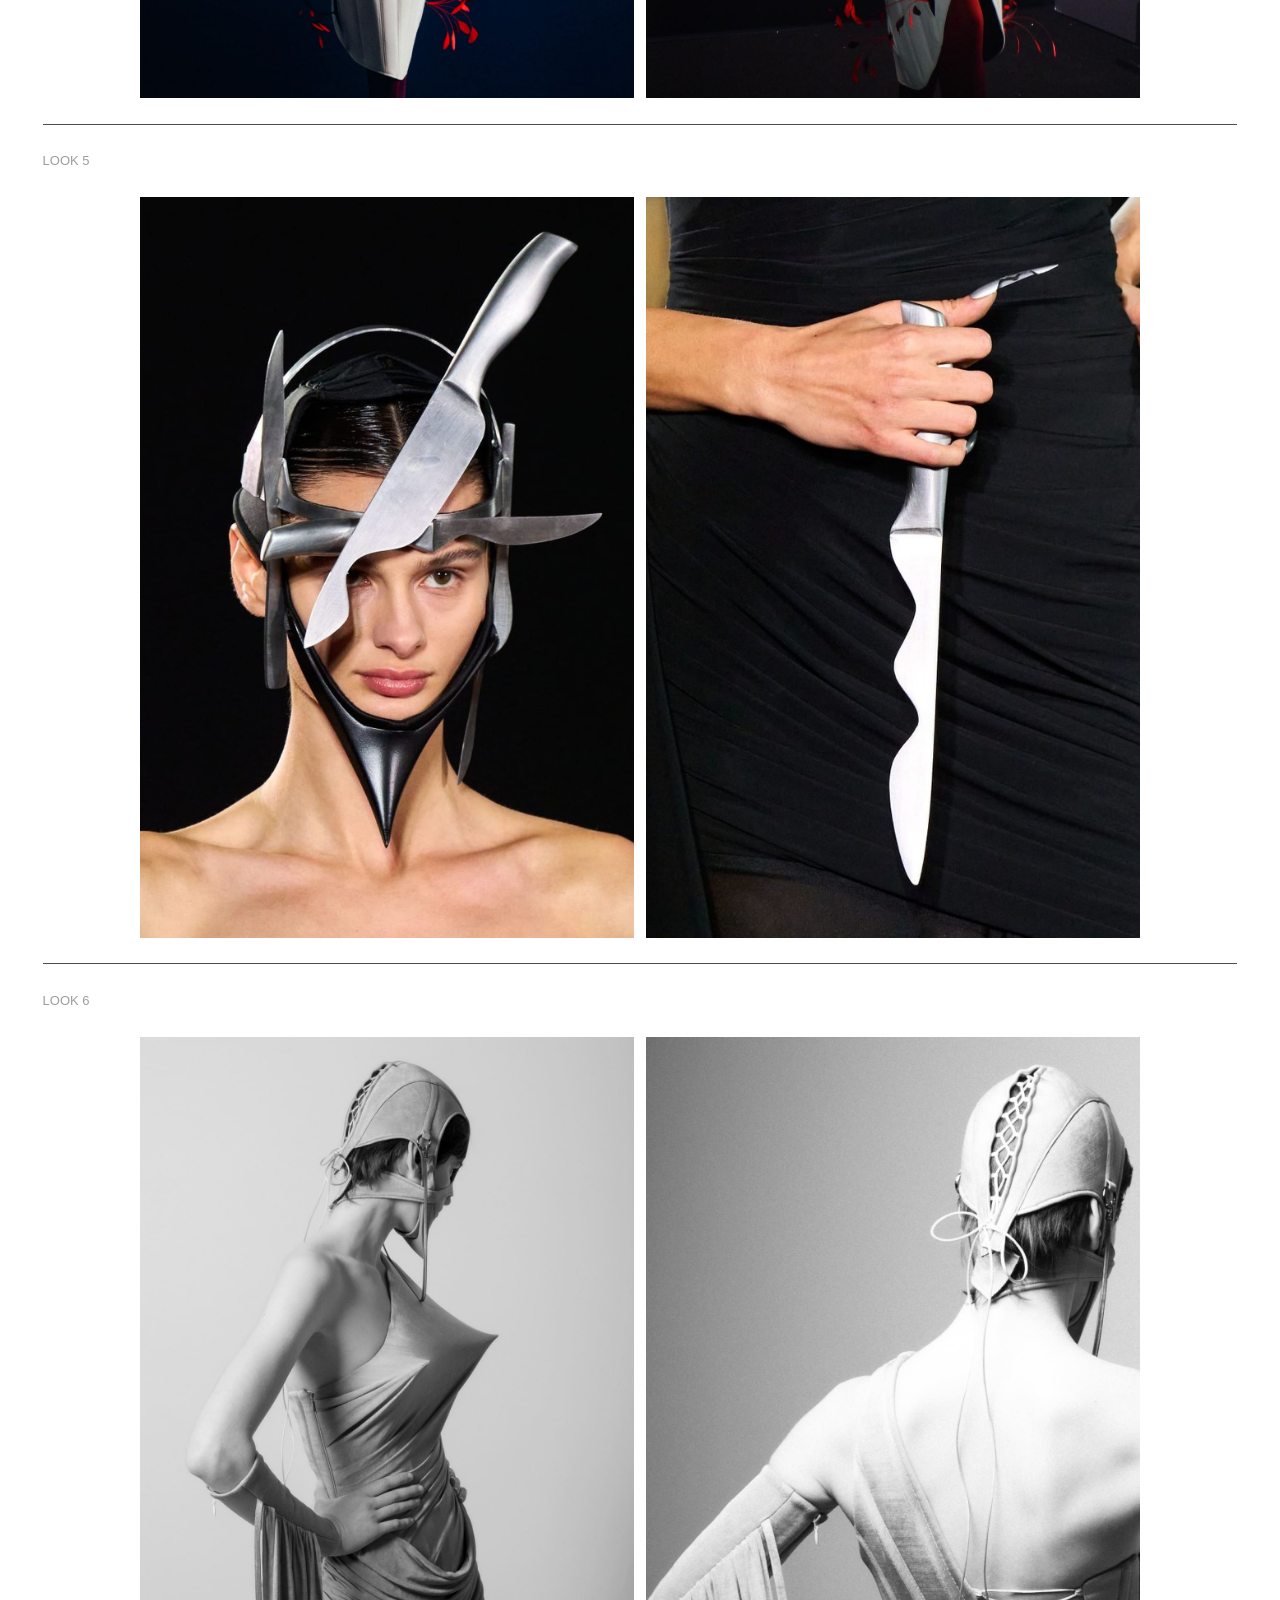
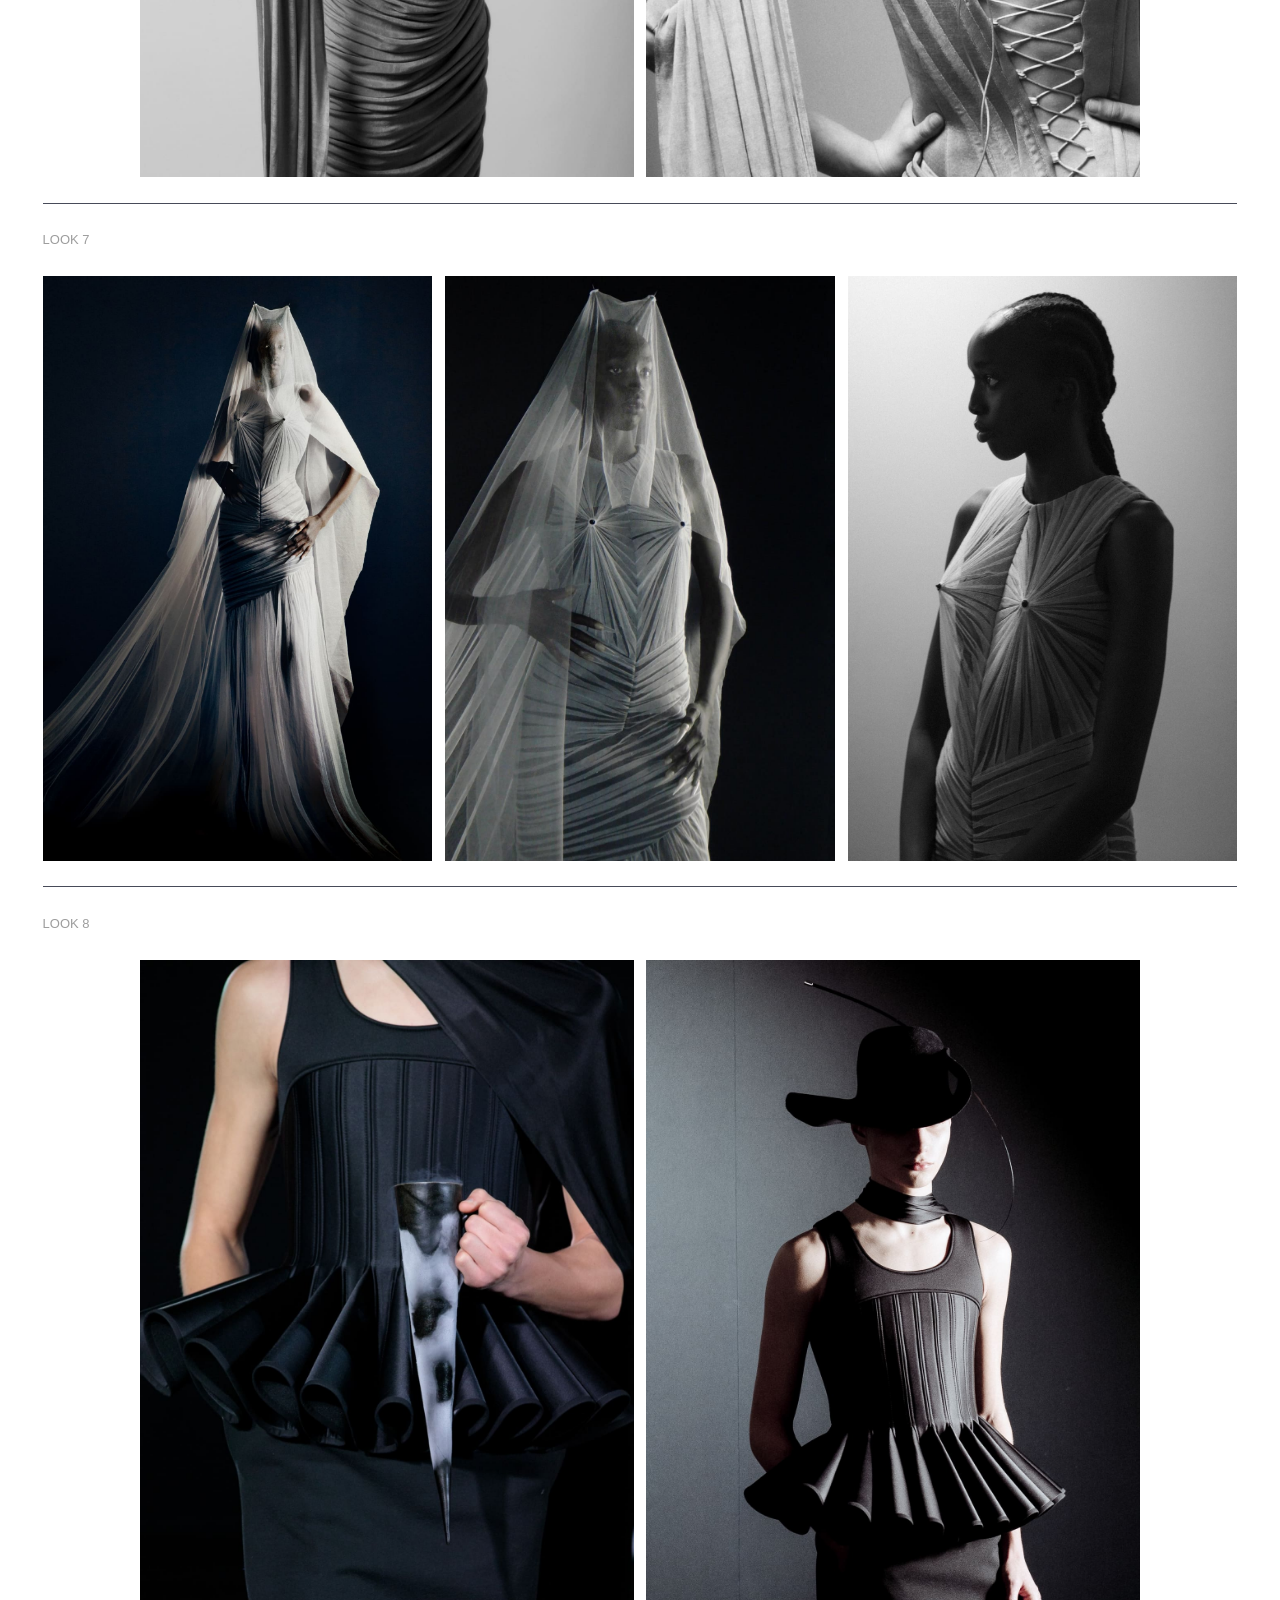
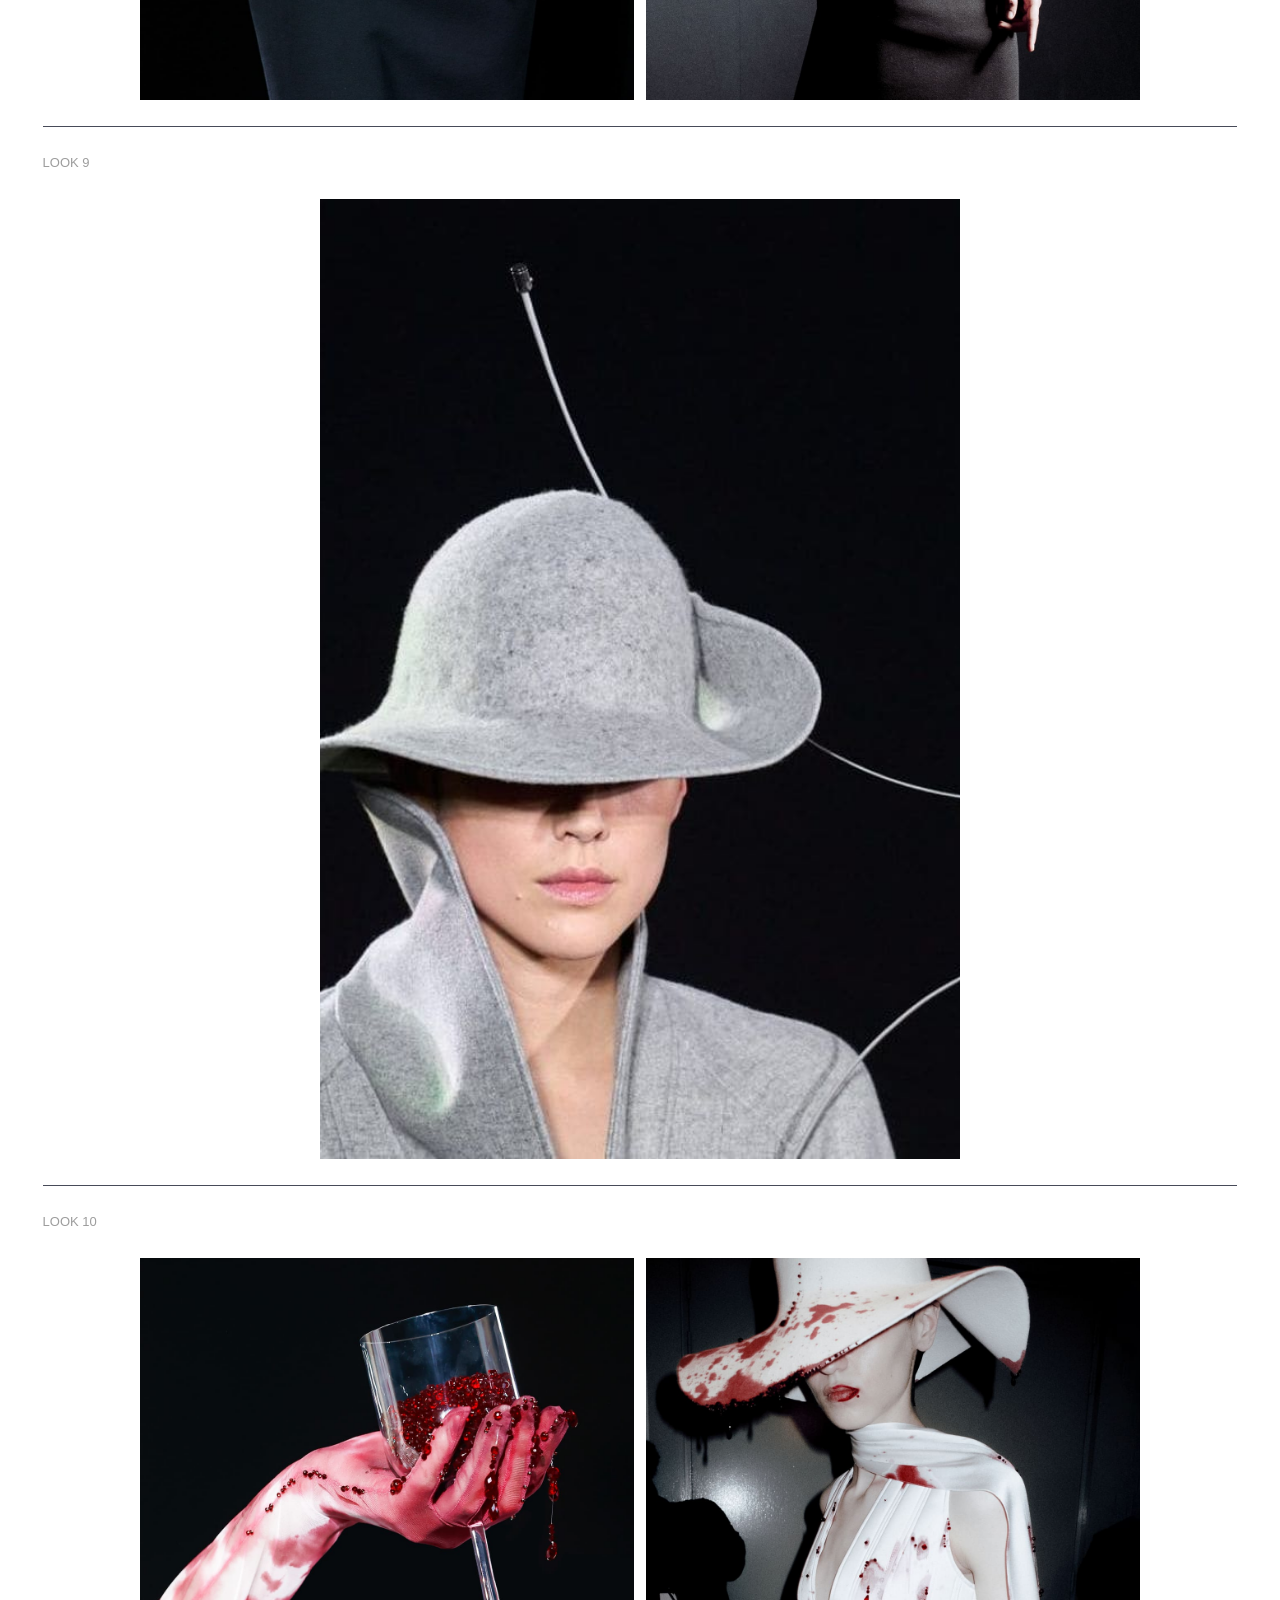
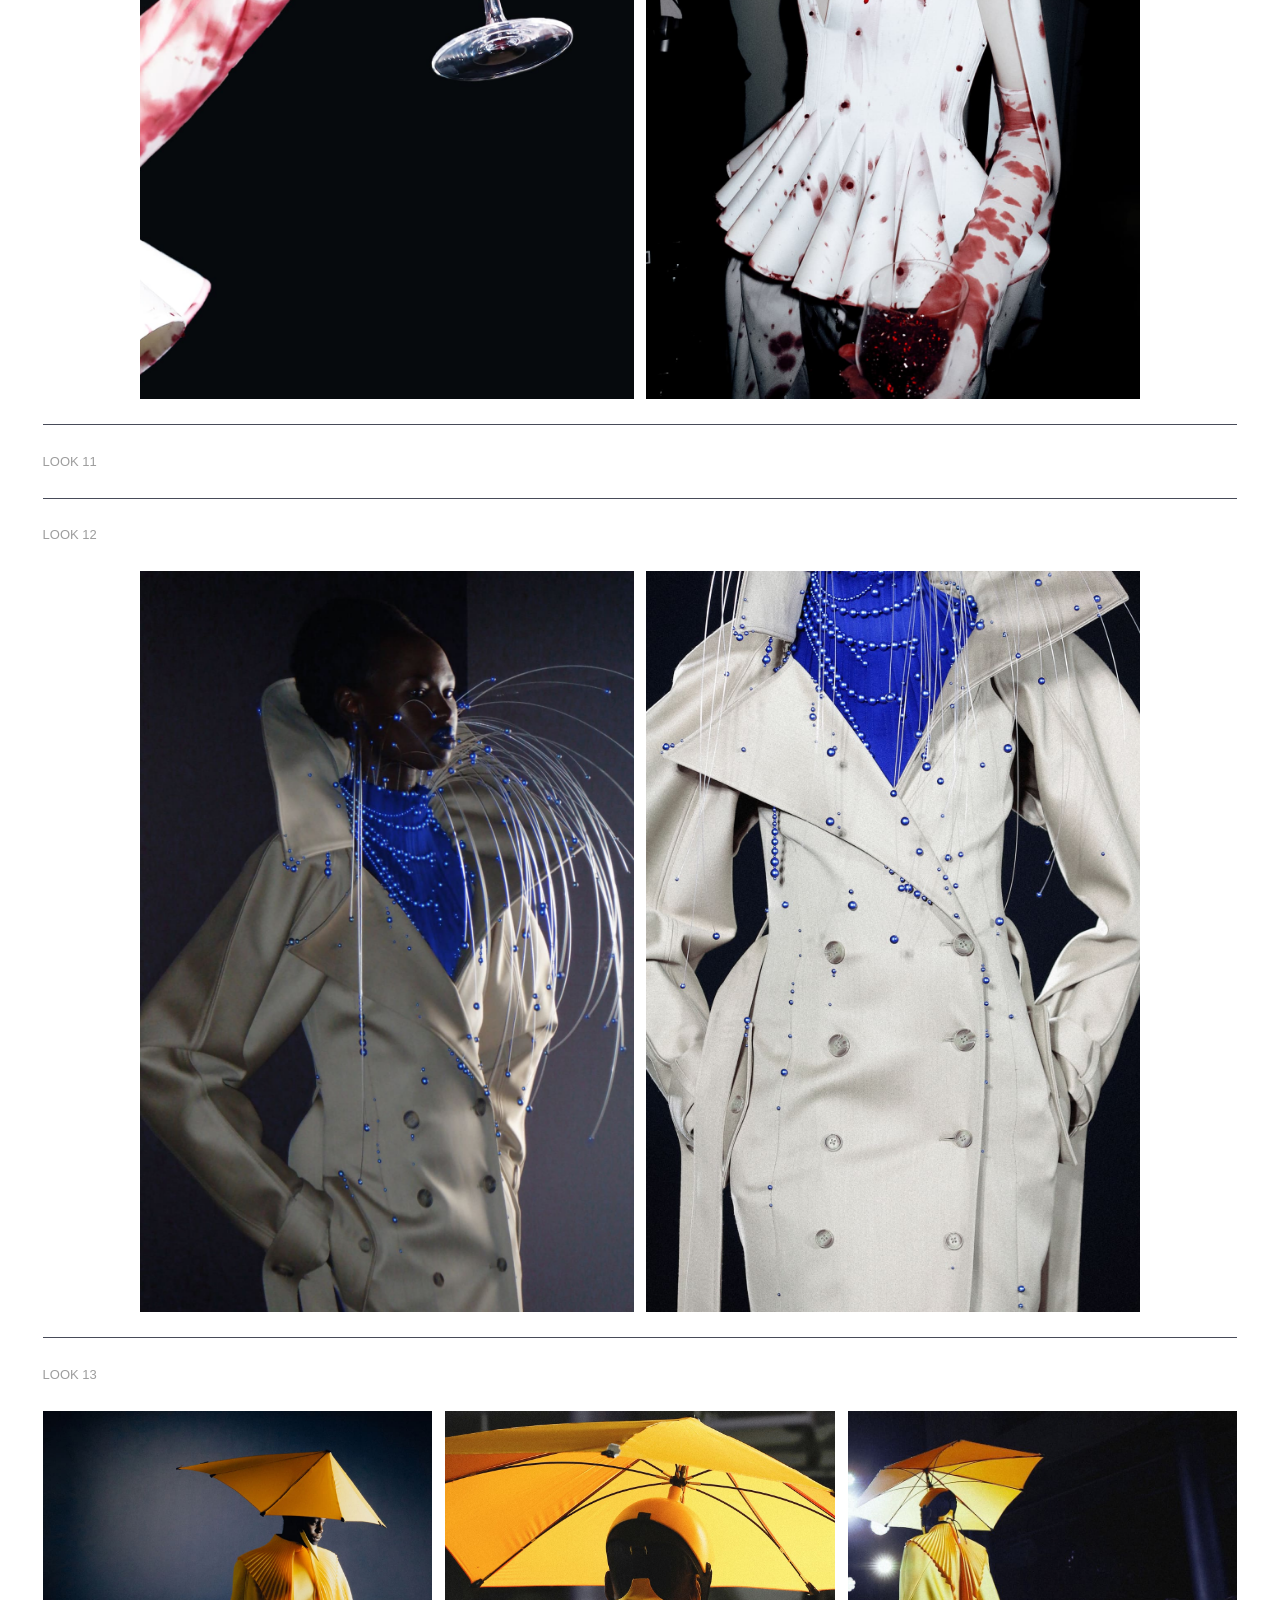
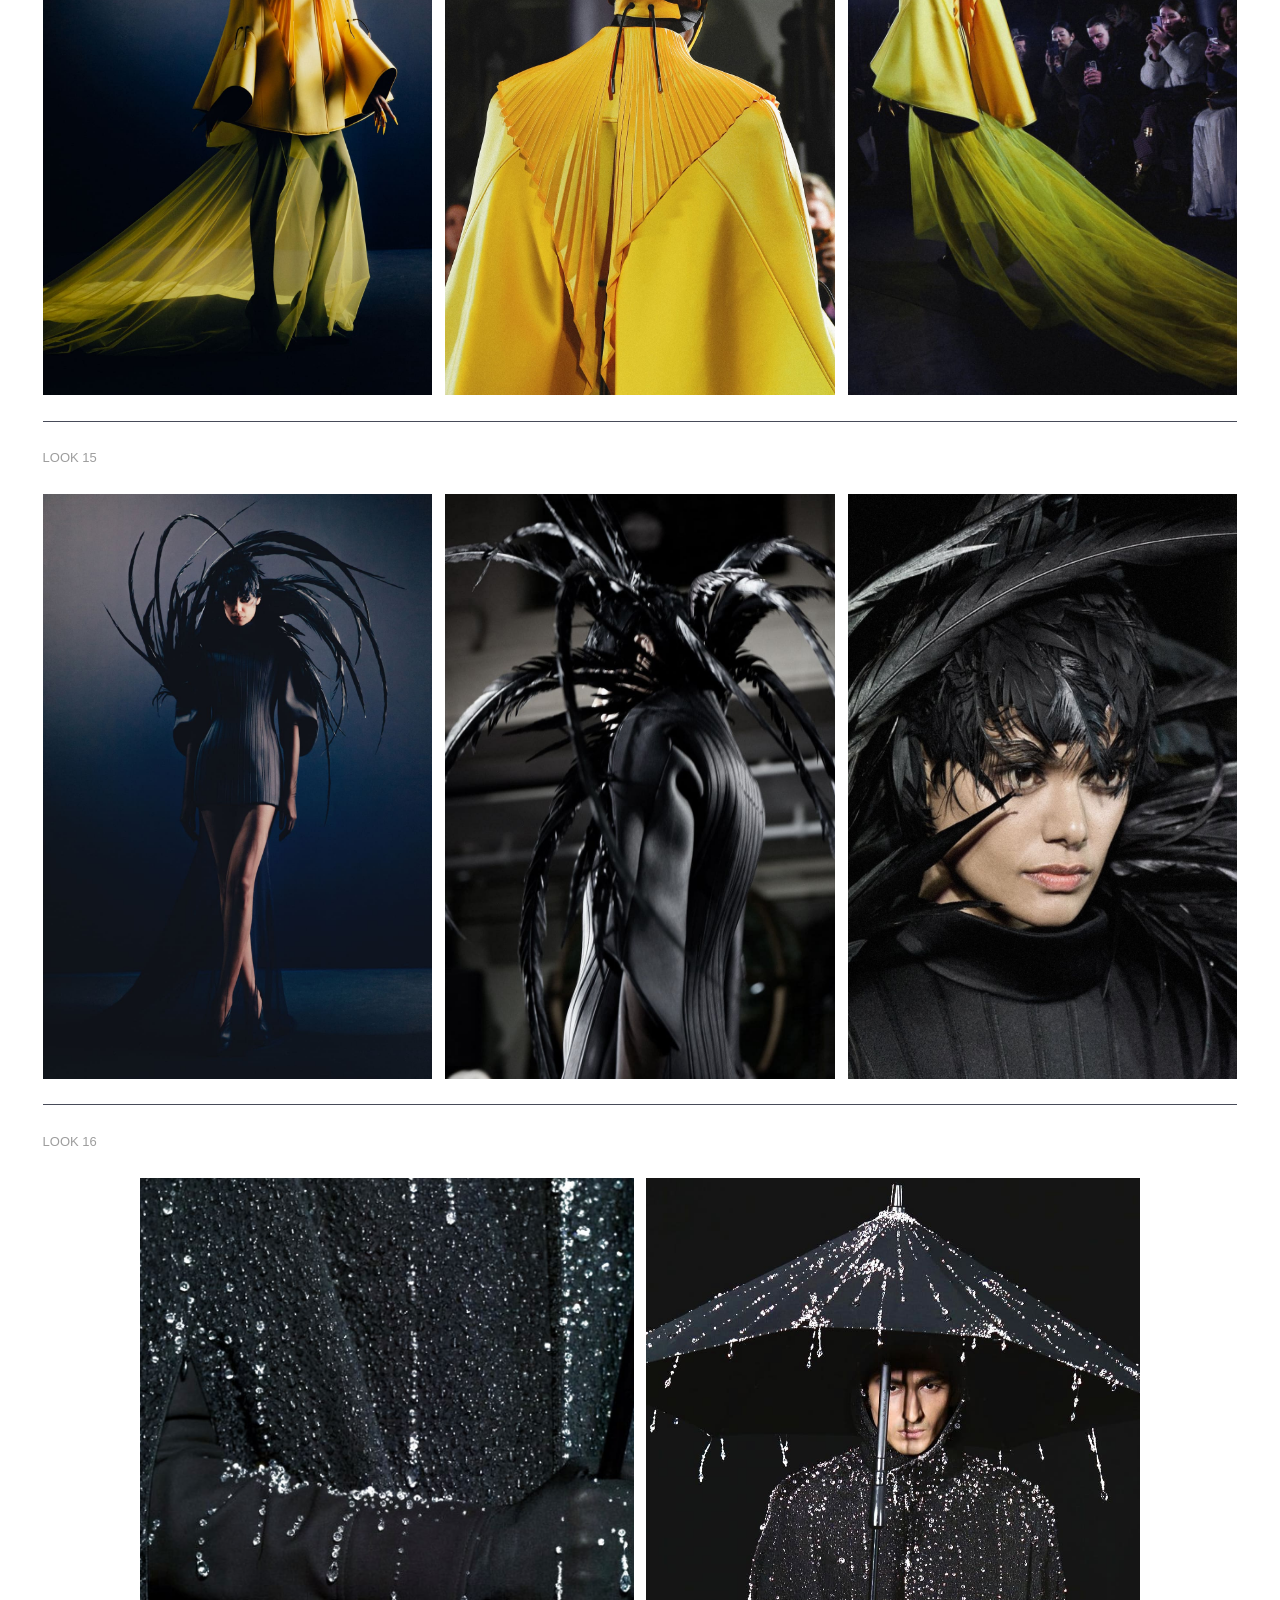
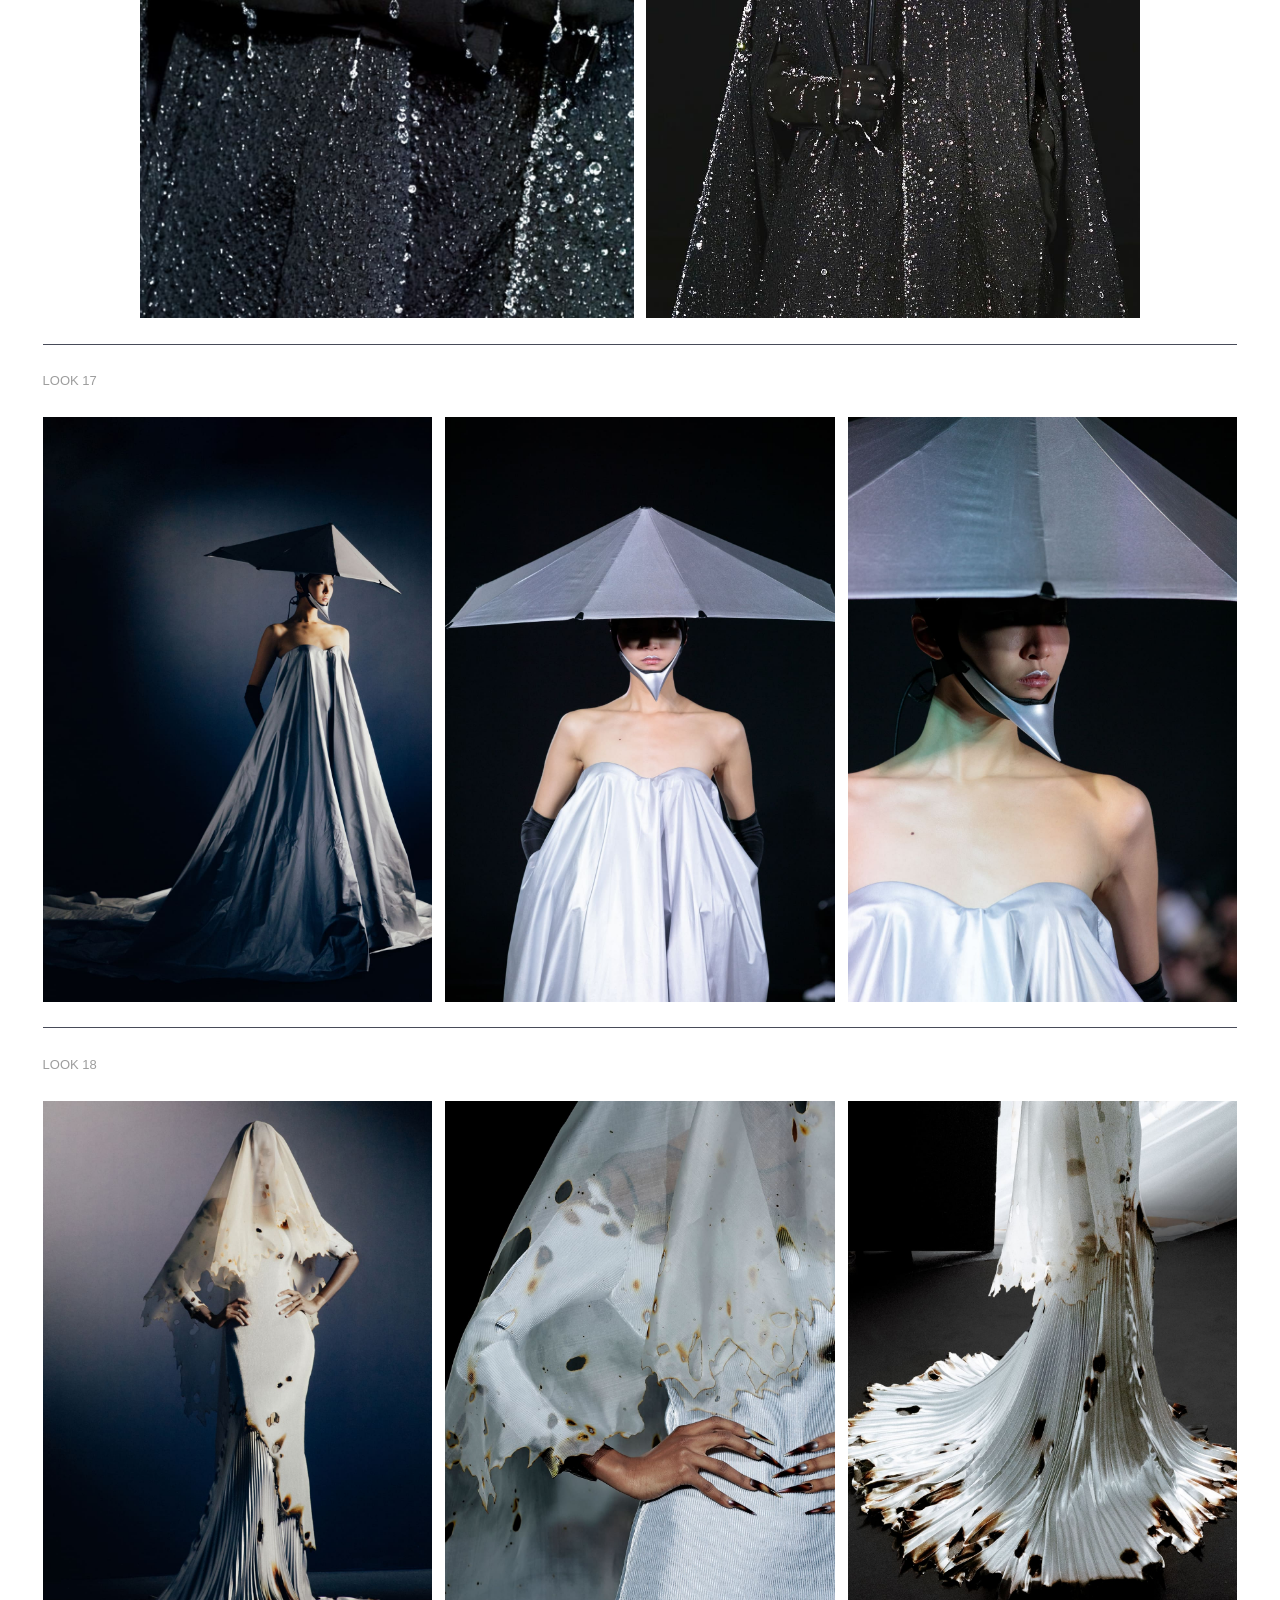
<file: collections/fear.html>
<!DOCTYPE html>
<html lang="en">
<head>
  <meta charset="UTF-8" />
  <meta name="viewport" content="width=device-width, initial-scale=1.0" />
  <title>Fear — Robert Wun</title>
  <link rel="preconnect" href="https://fonts.googleapis.com" />
  <link rel="preconnect" href="https://fonts.gstatic.com" crossorigin />
  <link href="https://fonts.googleapis.com/css2?family=Manrope:wght@400;700&display=swap" rel="stylesheet" />
  <link rel="stylesheet" href="../css/style.css" />
</head>
<body>

<div class="page">

  <header>
    <nav class="navbar">
      <a href="../index.html" class="navbar-left">ROBERT WUN</a>
      <button class="burger" aria-label="Menu" aria-expanded="false">
        <span></span>
        <span></span>
        <span></span>
      </button>
      <ul class="nav-links">
        <li><a href="../collections.html" class="active">COLLECTIONS</a></li>
        <li><a href="../press.html">PRESS</a></li>
        <li><a href="../about.html">ABOUT</a></li>
        <li><a href="../contact.html">CONTACT</a></li>
      </ul>
    </nav>
  </header>

  <main>

    <section class="collection-hero reveal">
      <img class="collection-hero__bg" src="../images/fear/hero.jpg" alt="Fear campaign">
      <div class="collection-hero__content">
        <h1 class="collection-hero__title">Fear</h1>
        <p class="collection-hero__season">Spring / Summer 2023</p>
      </div>
    </section>

    <div class="collection-main">

      <div class="collection-info reveal">
        <div class="collection-info__text">
          <p class="collection-info__text-p">
          Fear confronts anxiety and vulnerability through dramatic, enveloping silhouettes and an exploration of darkness and light. The collection draws on psychological archetypes — the shadow, the void, the threshold — translating them into structural organza volumes, ink-washed silks, and skeletal constructions that challenge the wearer to embody their own sense of courage.
        </p>
        <p class="collection-info__text-p">
          The collection's opening look — a full-length gown with a 12-metre organza train, collapsed and gathered at the waist into a structure resembling a crumpled wing — became one of the most widely reproduced images of the season. It was subsequently acquired by the V&amp;A Costume Department.
        </p>
        <p class="collection-info__text-p">
          Fear argues that the confrontation with what frightens us is itself a form of beauty. The most extreme silhouettes are also the most serene.
          </p>
        </div>

        <div class="collection-info__aside">
          <p class="collection-info__season">Spring / Summer 2023</p>
          <p class="collection-info__year">London Fashion Week — V&amp;A Acquisition</p>
          <a href="../collections.html" class="collection-back-link">&larr; All Collections</a>
        </div>
      </div>

      <div class="collection-intro reveal" style="grid-template-columns: repeat(1, 1fr);">
        <img src="../images/fear/intro-1.jpg" alt="Fear — featured look 1">
      </div>

      <div class="collection-looks">
    <div class="collection-look">
      <div class="collection-look__header">
        <span class="collection-look__number">Look 1</span>
      </div>
      <div class="collection-look__images collection-look__images--2">
        <img class="collection-look__img" src="../images/fear/look-01a.jpg" alt="Fear — Look 1, image 1">
        <img class="collection-look__img" src="../images/fear/look-01b.jpg" alt="Fear — Look 1, image 2">
      </div>
    </div>

    <div class="collection-look">
      <div class="collection-look__header">
        <span class="collection-look__number">Look 2</span>
      </div>
      <div class="collection-look__images">
        <img class="collection-look__img" src="../images/fear/look-02.jpg" alt="Fear — Look 2">
      </div>
    </div>

    <div class="collection-look">
      <div class="collection-look__header">
        <span class="collection-look__number">Look 3</span>
      </div>
      <div class="collection-look__images collection-look__images--2">
        <img class="collection-look__img" src="../images/fear/look-03a.jpg" alt="Fear — Look 3, image 1">
        <img class="collection-look__img" src="../images/fear/look-03b.jpg" alt="Fear — Look 3, image 2">
      </div>
    </div>

    <div class="collection-look">
      <div class="collection-look__header">
        <span class="collection-look__number">Look 4</span>
      </div>
      <div class="collection-look__images collection-look__images--2">
        <img class="collection-look__img" src="../images/fear/look-04a.jpg" alt="Fear — Look 4, image 1">
        <img class="collection-look__img" src="../images/fear/look-04b.jpg" alt="Fear — Look 4, image 2">
      </div>
    </div>

    <div class="collection-look">
      <div class="collection-look__header">
        <span class="collection-look__number">Look 5</span>
      </div>
      <div class="collection-look__images collection-look__images--2">
        <img class="collection-look__img" src="../images/fear/look-05a.jpg" alt="Fear — Look 5, image 1">
        <img class="collection-look__img" src="../images/fear/look-05b.jpg" alt="Fear — Look 5, image 2">
      </div>
    </div>

    <div class="collection-look">
      <div class="collection-look__header">
        <span class="collection-look__number">Look 6</span>
      </div>
      <div class="collection-look__images collection-look__images--2">
        <img class="collection-look__img" src="../images/fear/look-06a.jpg" alt="Fear — Look 6, image 1">
        <img class="collection-look__img" src="../images/fear/look-06b.jpg" alt="Fear — Look 6, image 2">
      </div>
    </div>

    <div class="collection-look">
      <div class="collection-look__header">
        <span class="collection-look__number">Look 7</span>
      </div>
      <div class="collection-look__images collection-look__images--3">
        <img class="collection-look__img" src="../images/fear/look-07a.jpg" alt="Fear — Look 7, image 1">
        <img class="collection-look__img" src="../images/fear/look-07b.jpg" alt="Fear — Look 7, image 2">
        <img class="collection-look__img" src="../images/fear/look-07c.jpg" alt="Fear — Look 7, image 3">
      </div>
    </div>

    <div class="collection-look">
      <div class="collection-look__header">
        <span class="collection-look__number">Look 8</span>
      </div>
      <div class="collection-look__images collection-look__images--2">
        <img class="collection-look__img" src="../images/fear/look-08a.jpg" alt="Fear — Look 8, image 1">
        <img class="collection-look__img" src="../images/fear/look-08b.jpg" alt="Fear — Look 8, image 2">
      </div>
    </div>

    <div class="collection-look">
      <div class="collection-look__header">
        <span class="collection-look__number">Look 9</span>
      </div>
      <div class="collection-look__images">
        <img class="collection-look__img" src="../images/fear/look-09.jpg" alt="Fear — Look 9">
      </div>
    </div>

    <div class="collection-look">
      <div class="collection-look__header">
        <span class="collection-look__number">Look 10</span>
      </div>
      <div class="collection-look__images collection-look__images--2">
        <img class="collection-look__img" src="../images/fear/look-10a.jpg" alt="Fear — Look 10, image 1">
        <img class="collection-look__img" src="../images/fear/look-10b.jpg" alt="Fear — Look 10, image 2">
      </div>
    </div>

    <div class="collection-look">
      <div class="collection-look__header">
        <span class="collection-look__number">Look 11</span>
      </div>
    </div>

    <div class="collection-look">
      <div class="collection-look__header">
        <span class="collection-look__number">Look 12</span>
      </div>
      <div class="collection-look__images collection-look__images--2">
        <img class="collection-look__img" src="../images/fear/look-12a.jpg" alt="Fear — Look 12, image 1">
        <img class="collection-look__img" src="../images/fear/look-12b.jpg" alt="Fear — Look 12, image 2">
      </div>
    </div>

    <div class="collection-look">
      <div class="collection-look__header">
        <span class="collection-look__number">Look 13</span>
      </div>
      <div class="collection-look__images collection-look__images--3">
        <img class="collection-look__img" src="../images/fear/look-13a.jpg" alt="Fear — Look 13, image 1">
        <img class="collection-look__img" src="../images/fear/look-13b.jpg" alt="Fear — Look 13, image 2">
        <img class="collection-look__img" src="../images/fear/look-13c.jpg" alt="Fear — Look 13, image 3">
      </div>
    </div>

    <div class="collection-look">
      <div class="collection-look__header">
        <span class="collection-look__number">Look 15</span>
      </div>
      <div class="collection-look__images collection-look__images--3">
        <img class="collection-look__img" src="../images/fear/look-15a.jpg" alt="Fear — Look 15, image 1">
        <img class="collection-look__img" src="../images/fear/look-15b.jpg" alt="Fear — Look 15, image 2">
        <img class="collection-look__img" src="../images/fear/look-15c.jpg" alt="Fear — Look 15, image 3">
      </div>
    </div>

    <div class="collection-look">
      <div class="collection-look__header">
        <span class="collection-look__number">Look 16</span>
      </div>
      <div class="collection-look__images collection-look__images--2">
        <img class="collection-look__img" src="../images/fear/look-16a.jpg" alt="Fear — Look 16, image 1">
        <img class="collection-look__img" src="../images/fear/look-16b.jpg" alt="Fear — Look 16, image 2">
      </div>
    </div>

    <div class="collection-look">
      <div class="collection-look__header">
        <span class="collection-look__number">Look 17</span>
      </div>
      <div class="collection-look__images collection-look__images--3">
        <img class="collection-look__img" src="../images/fear/look-17a.jpg" alt="Fear — Look 17, image 1">
        <img class="collection-look__img" src="../images/fear/look-17b.jpg" alt="Fear — Look 17, image 2">
        <img class="collection-look__img" src="../images/fear/look-17c.jpg" alt="Fear — Look 17, image 3">
      </div>
    </div>

    <div class="collection-look">
      <div class="collection-look__header">
        <span class="collection-look__number">Look 18</span>
      </div>
      <div class="collection-look__images collection-look__images--3">
        <img class="collection-look__img" src="../images/fear/look-18a.jpg" alt="Fear — Look 18, image 1">
        <img class="collection-look__img" src="../images/fear/look-18b.jpg" alt="Fear — Look 18, image 2">
        <img class="collection-look__img" src="../images/fear/look-18c.jpg" alt="Fear — Look 18, image 3">
      </div>
    </div>

    <div class="collection-look">
      <div class="collection-look__header">
        <span class="collection-look__number">Look 19</span>
      </div>
      <div class="collection-look__images collection-look__images--3">
        <img class="collection-look__img" src="../images/fear/look-19a.jpg" alt="Fear — Look 19, image 1">
        <img class="collection-look__img" src="../images/fear/look-19b.jpg" alt="Fear — Look 19, image 2">
        <img class="collection-look__img" src="../images/fear/look-19c.jpg" alt="Fear — Look 19, image 3">
      </div>
    </div>

    <div class="collection-look">
      <div class="collection-look__header">
        <span class="collection-look__number">Look 20</span>
      </div>
      <div class="collection-look__images collection-look__images--3">
        <img class="collection-look__img" src="../images/fear/look-20a.jpg" alt="Fear — Look 20, image 1">
        <img class="collection-look__img" src="../images/fear/look-20b.jpg" alt="Fear — Look 20, image 2">
        <img class="collection-look__img" src="../images/fear/look-20c.jpg" alt="Fear — Look 20, image 3">
      </div>
    </div>
      </div>

    </div>

  </main>

  <footer class="reveal">
    <div class="footer-text">
      <span>ROBERT WUN</span>
      <span>LONDON-PARIS</span>
      <span>HAUTE-COUTURE</span>
      <span>&copy; 2026 L&eacute;a Tramati</span>
    </div>
  </footer>

</div>

<script src="../js/main.js" defer></script>

</body>
</html>
</file>
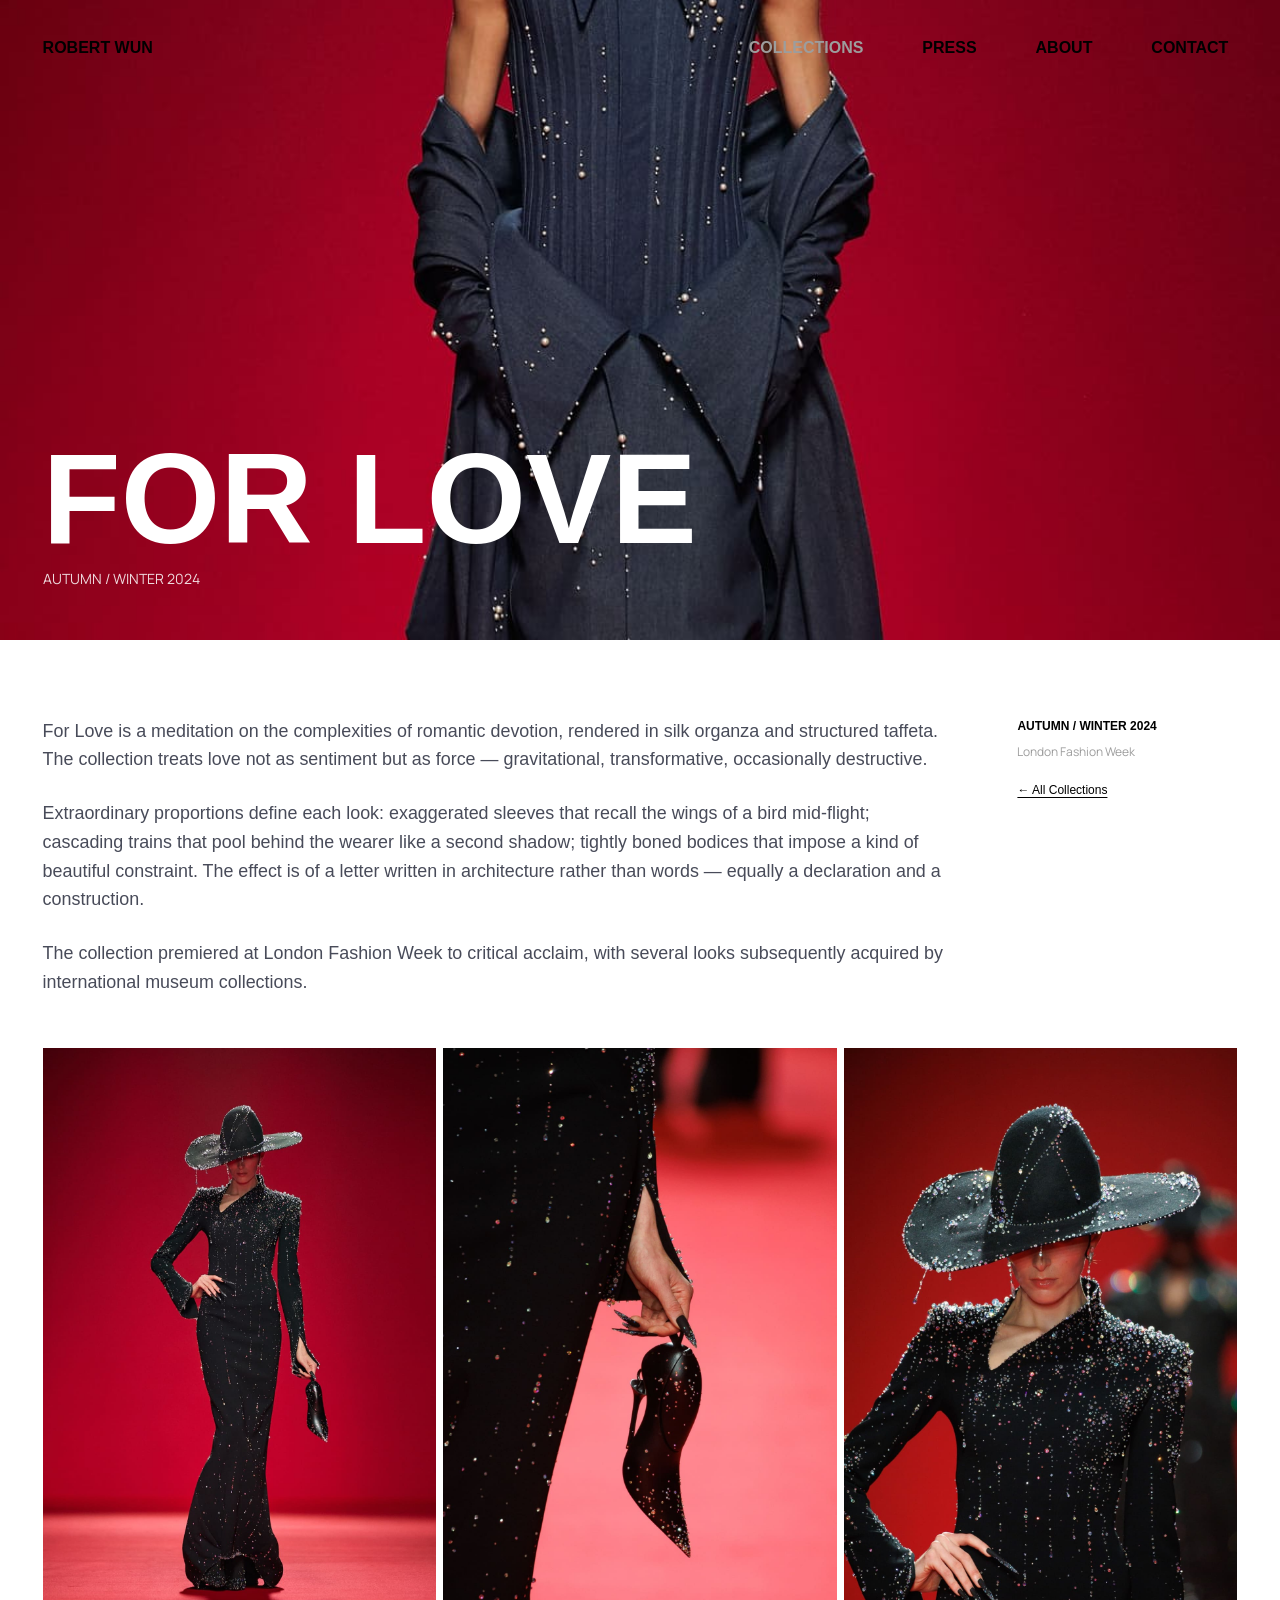
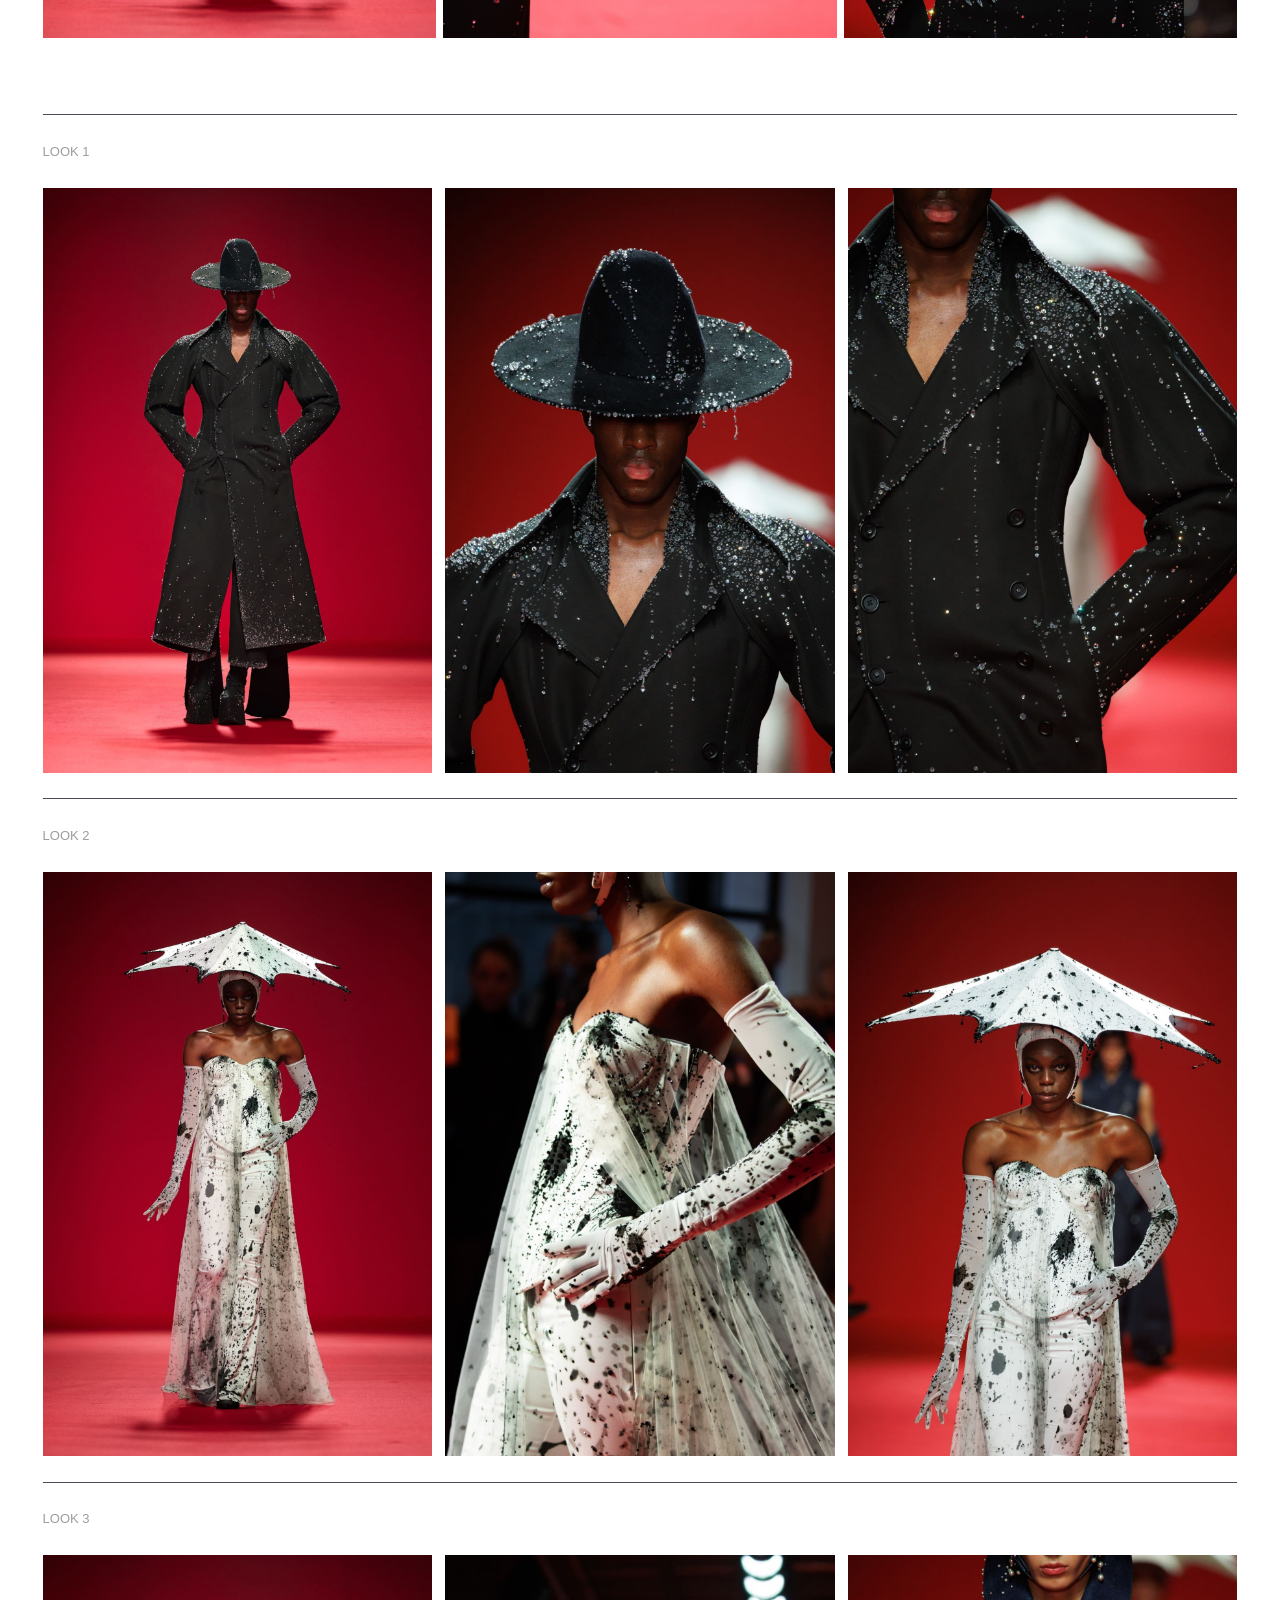
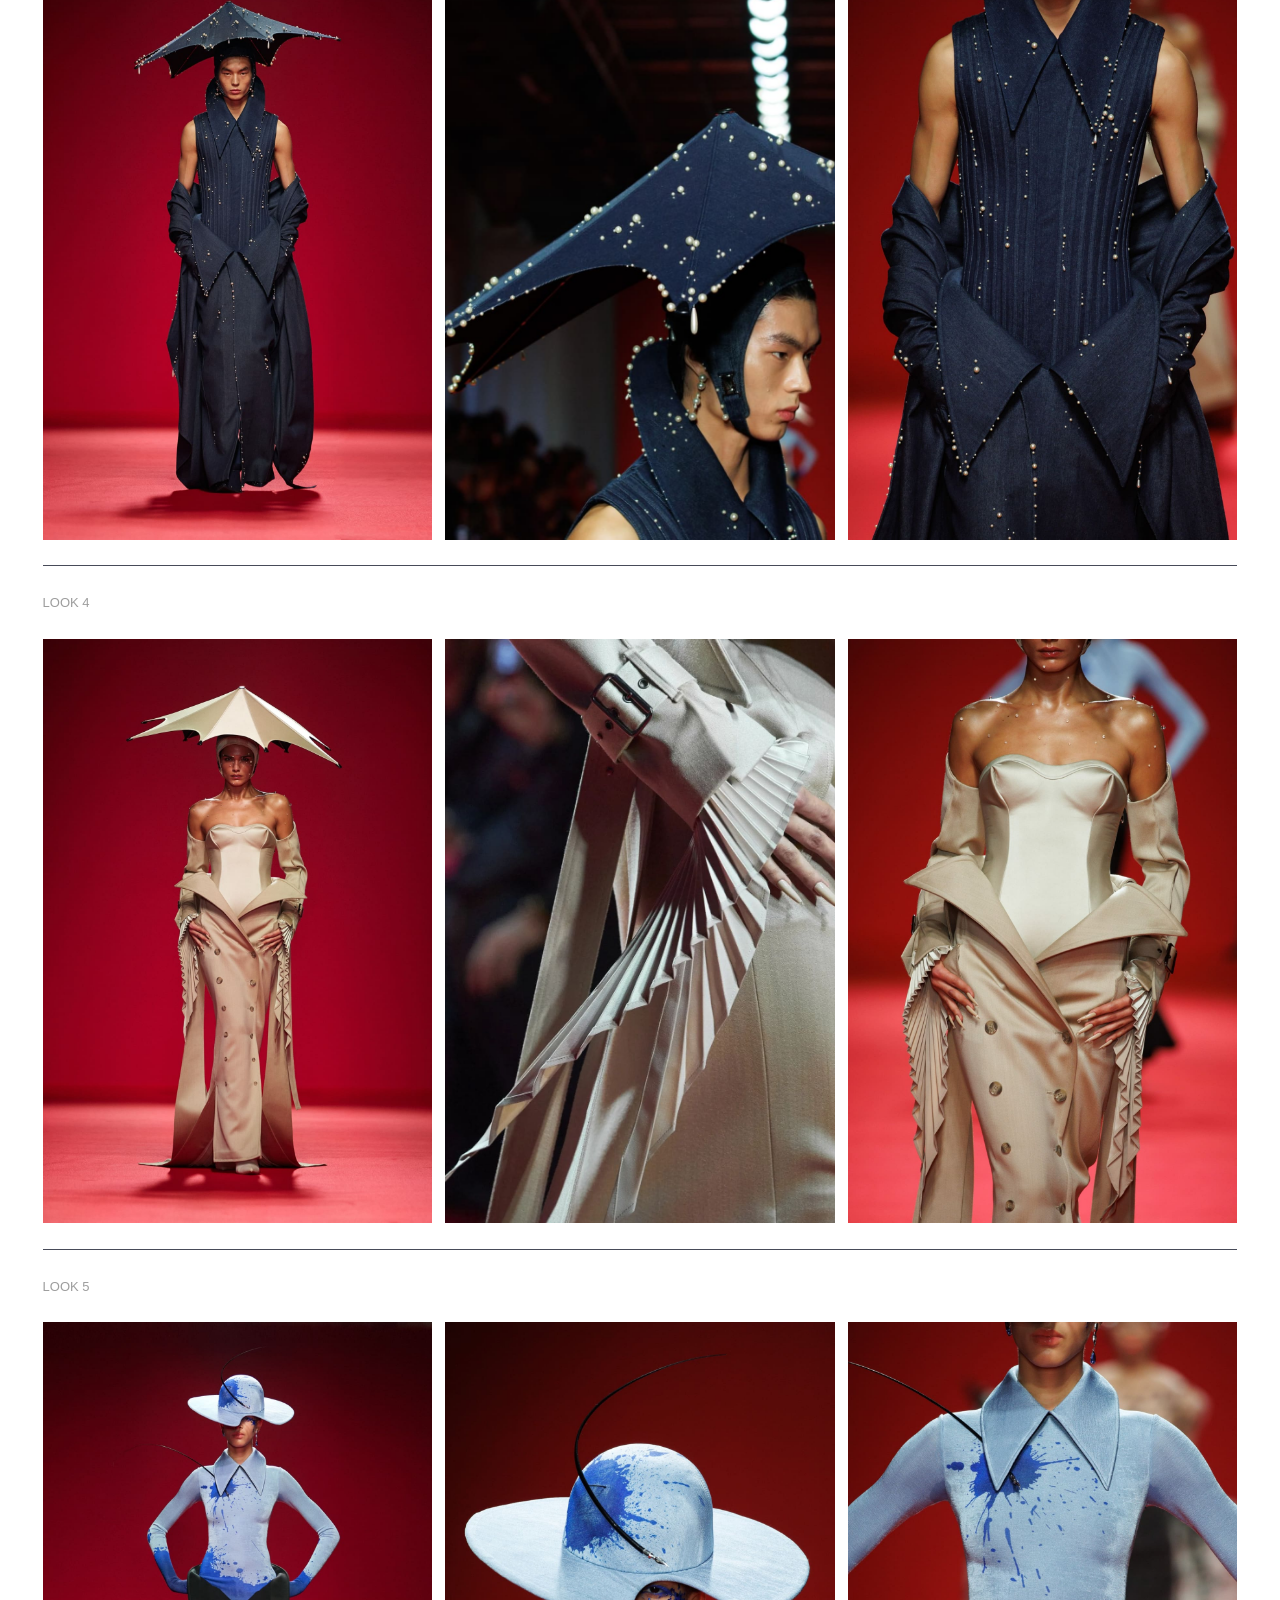
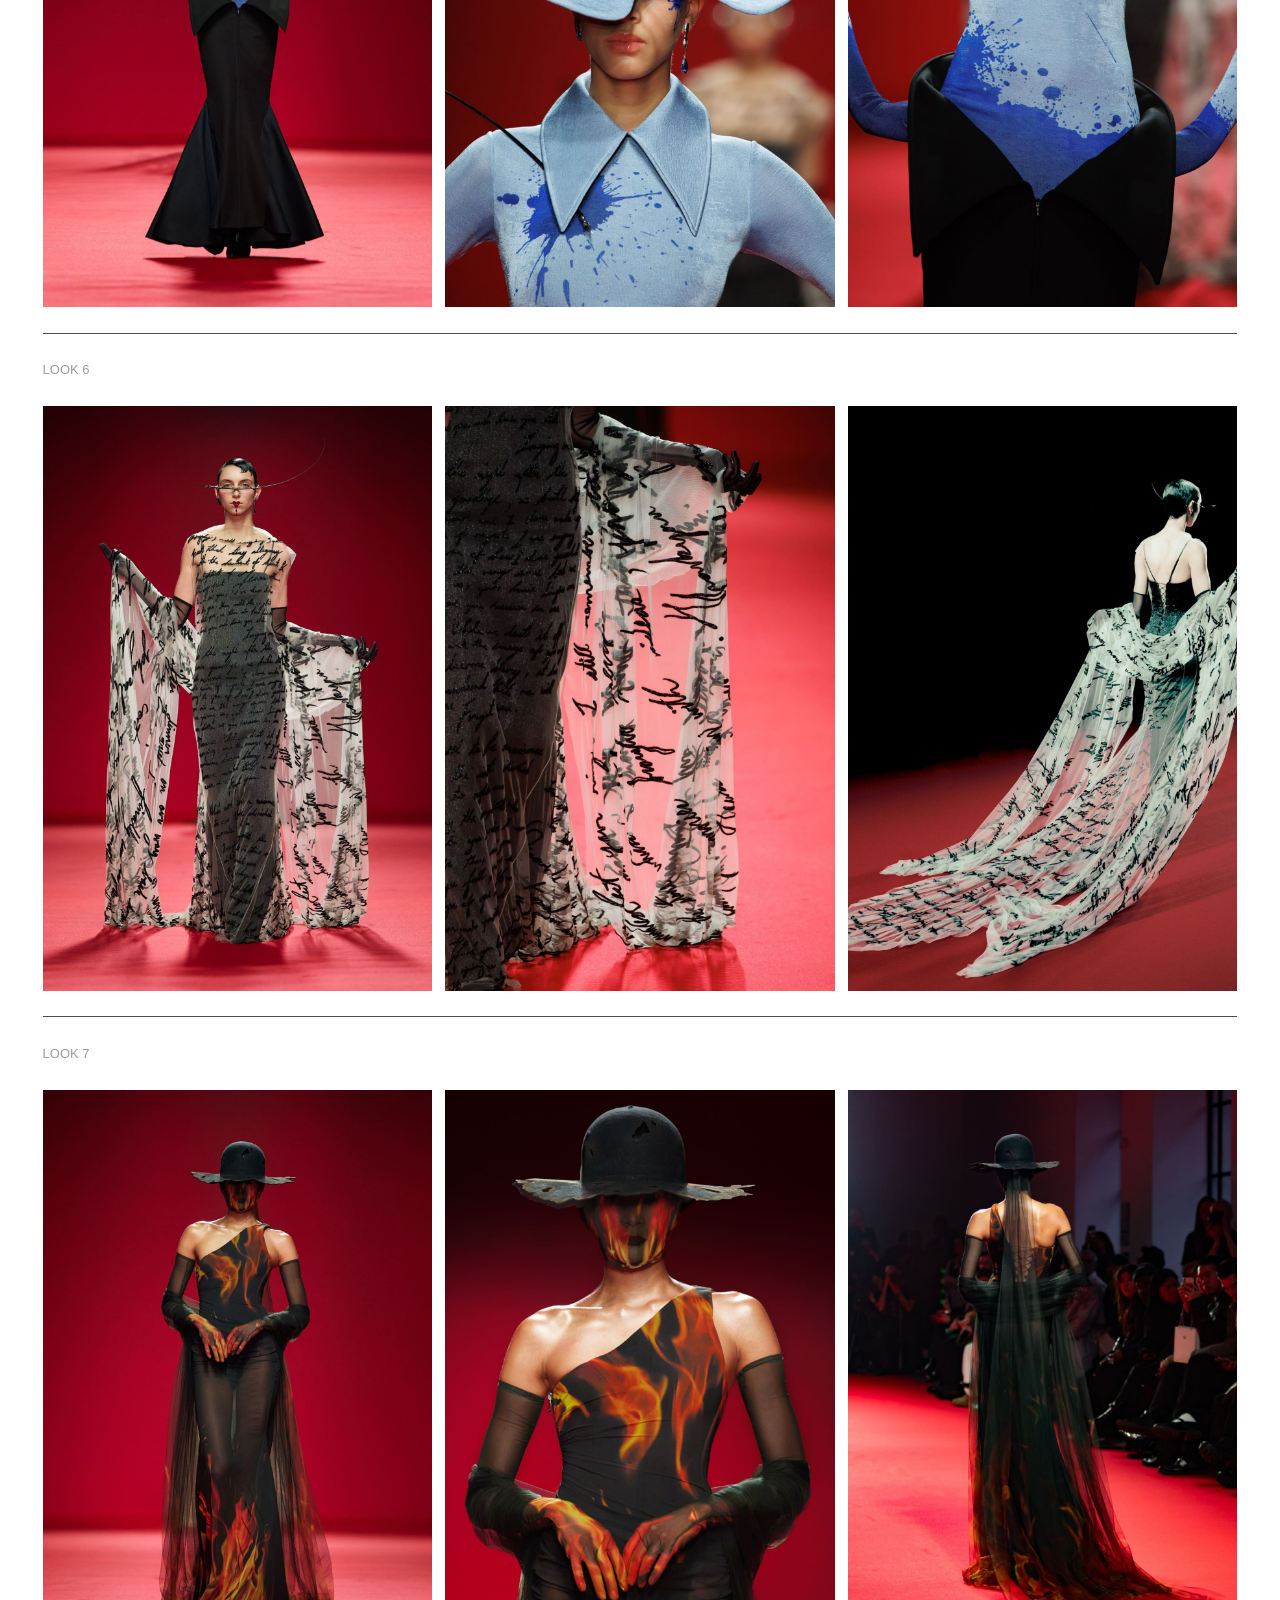
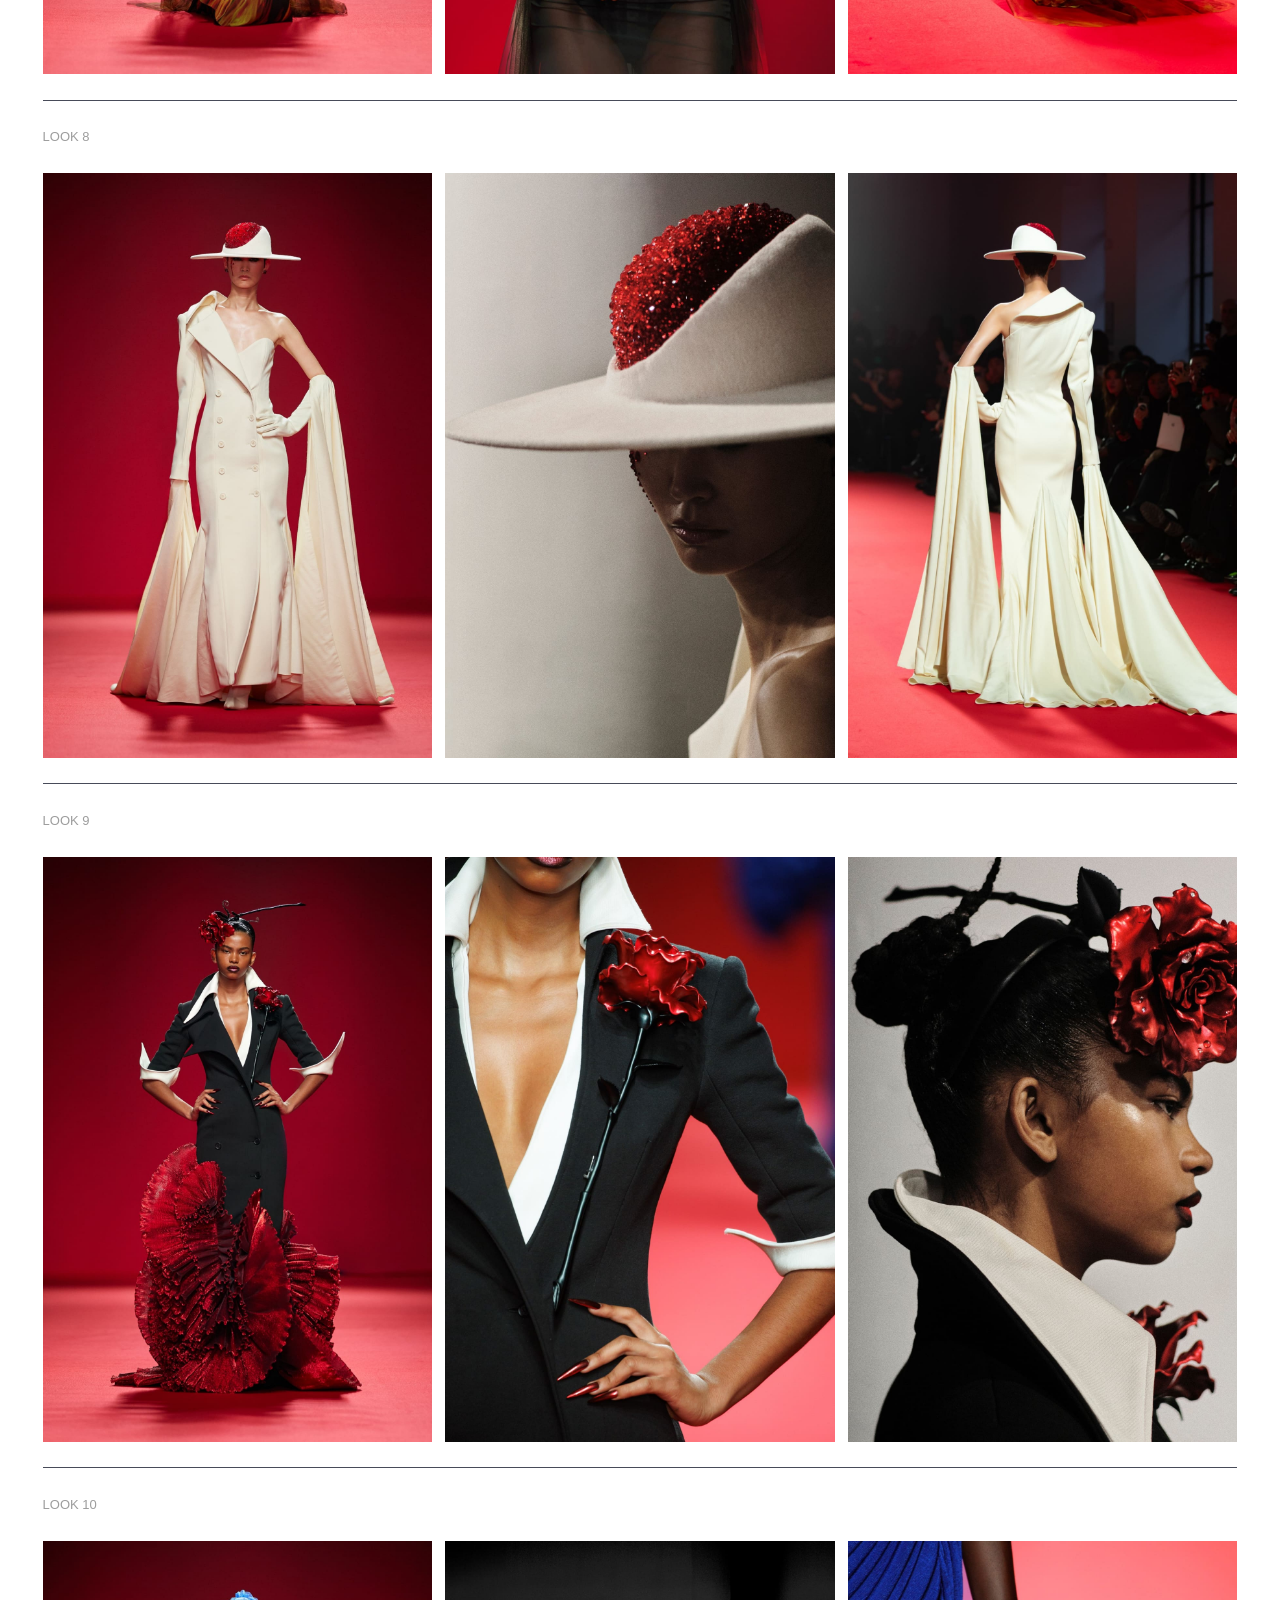
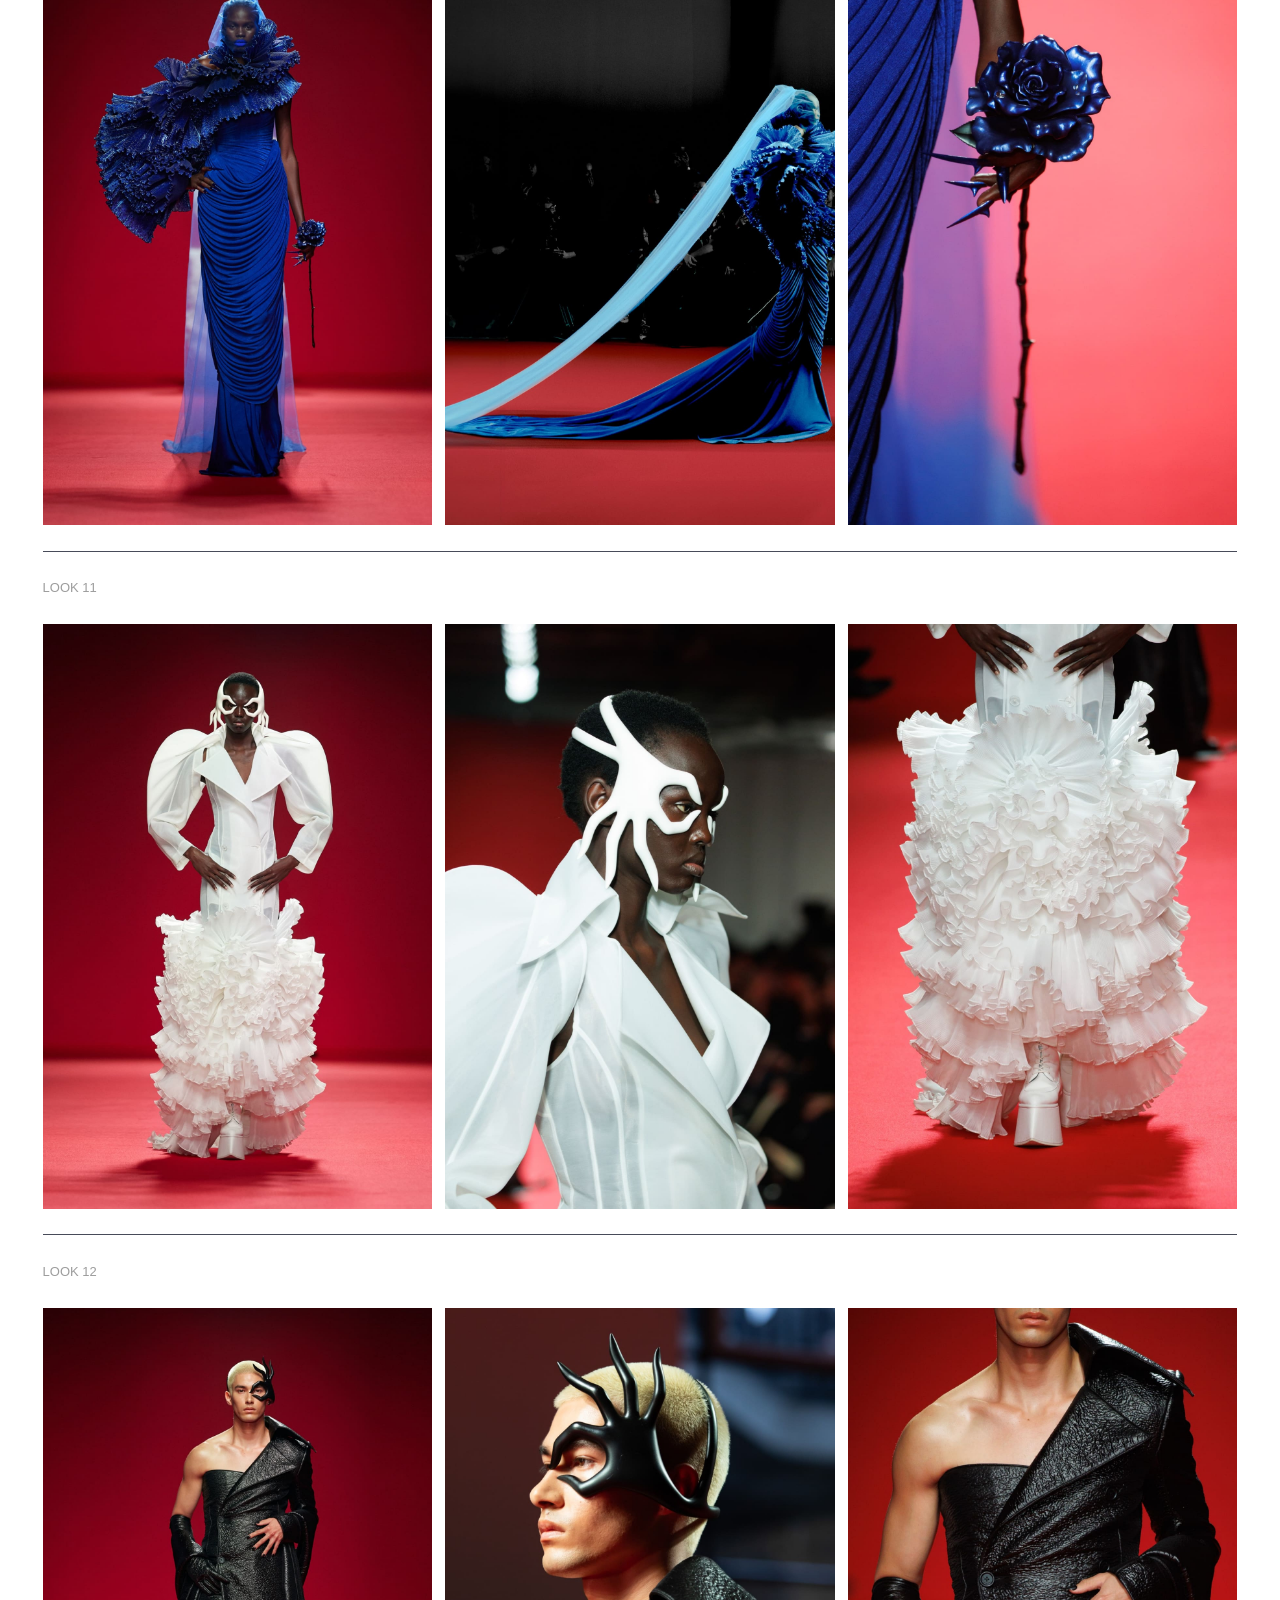
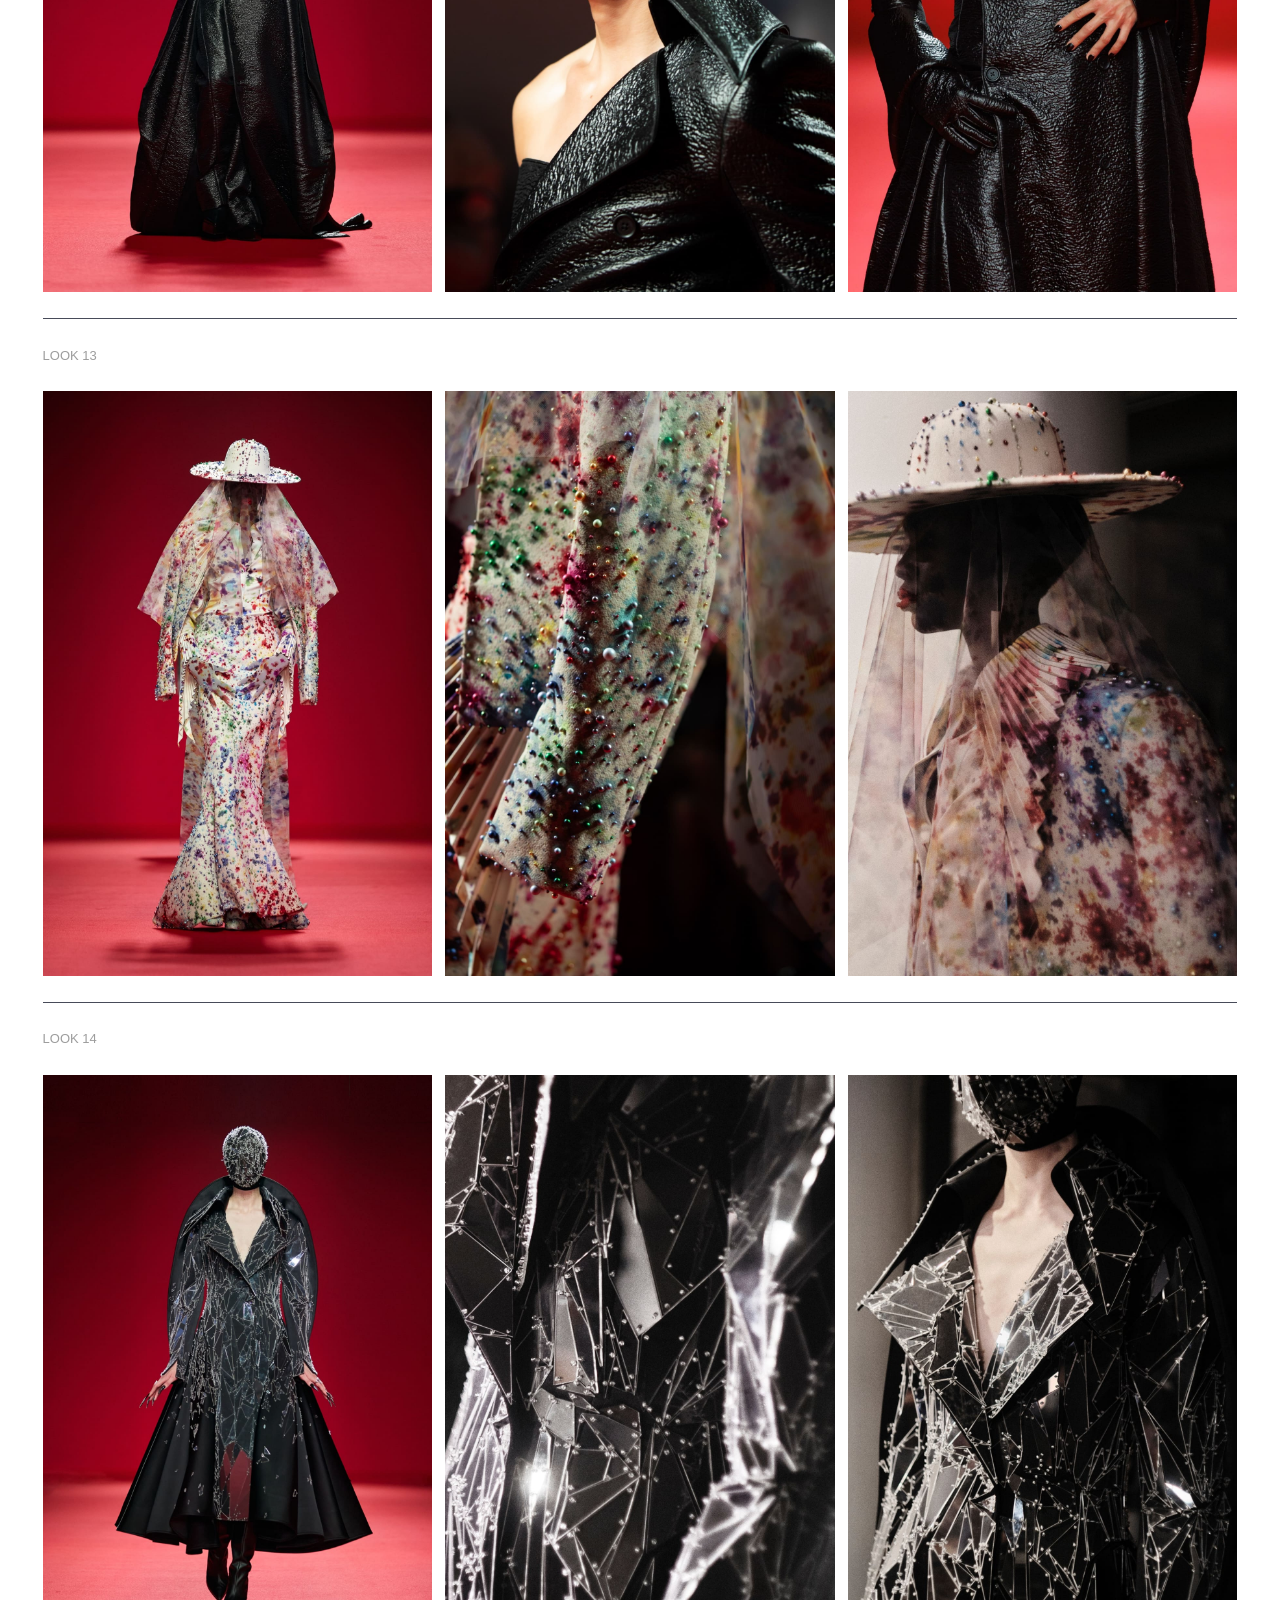
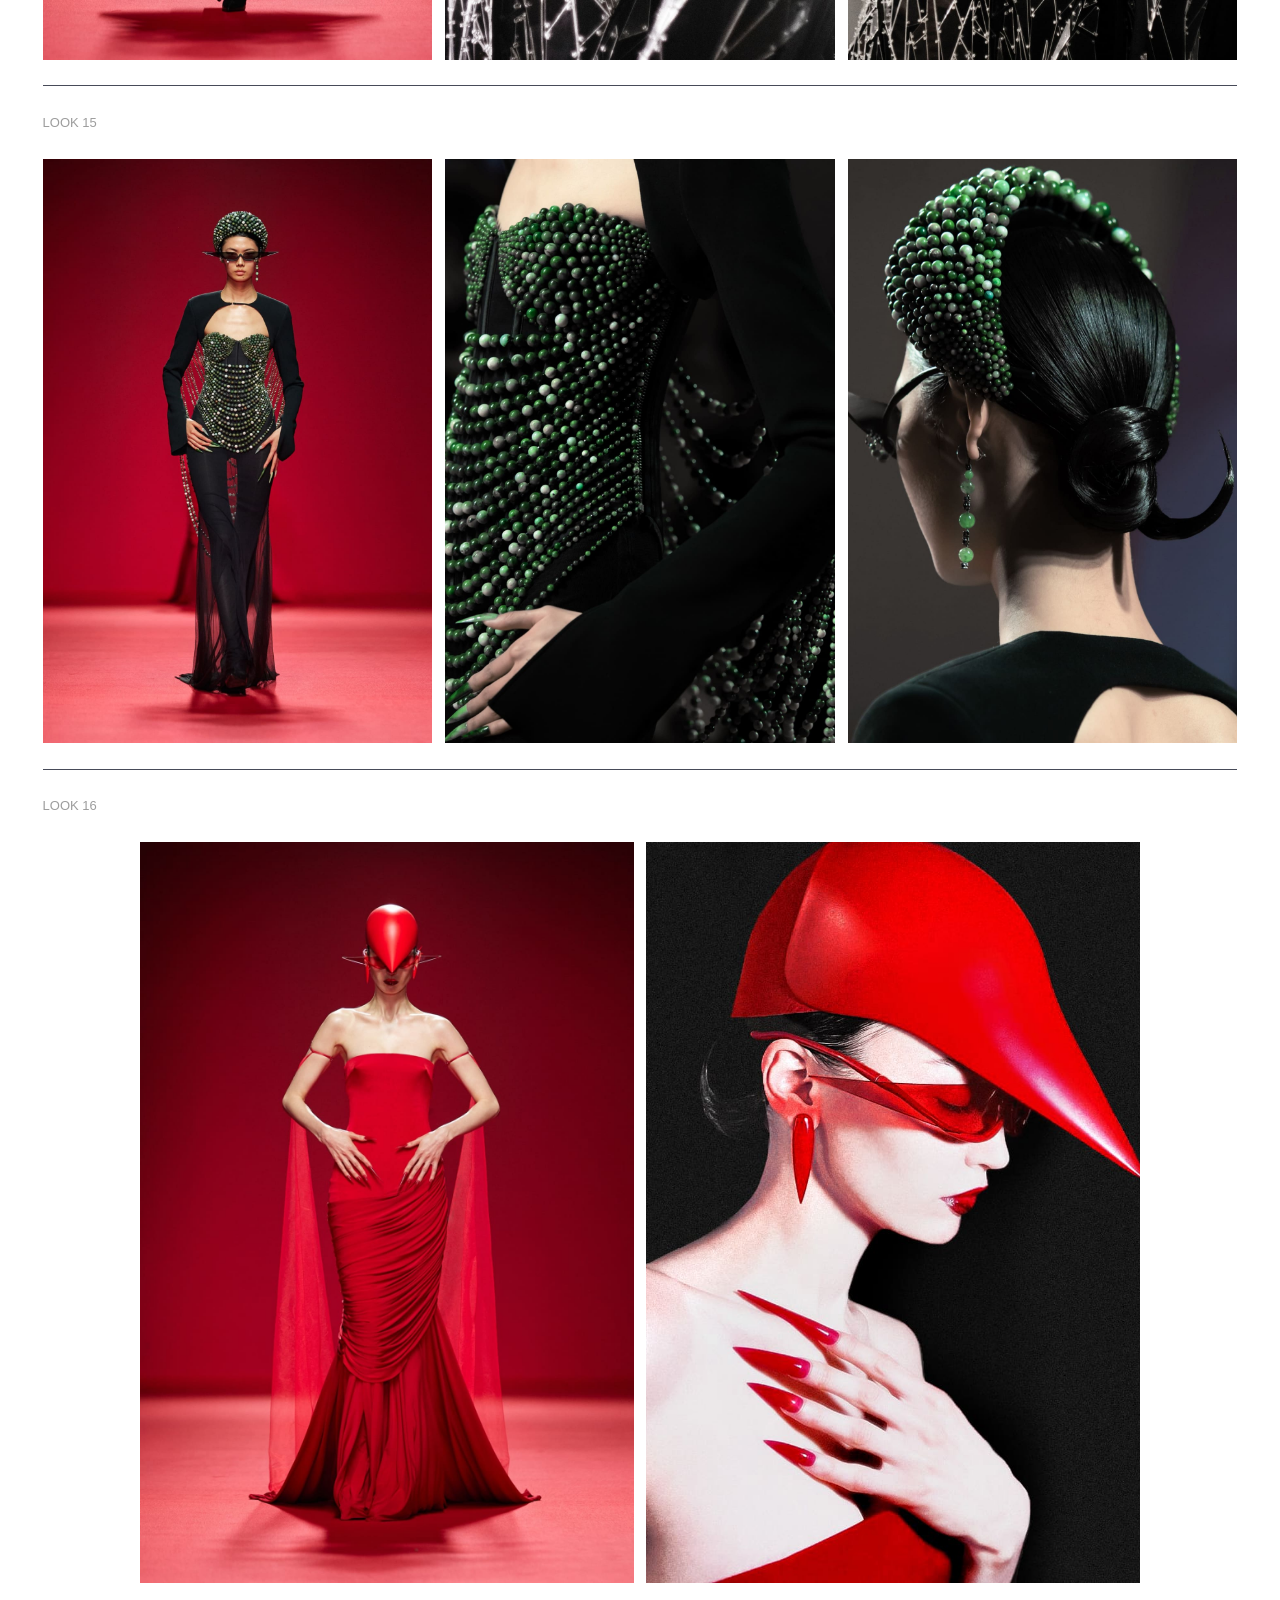
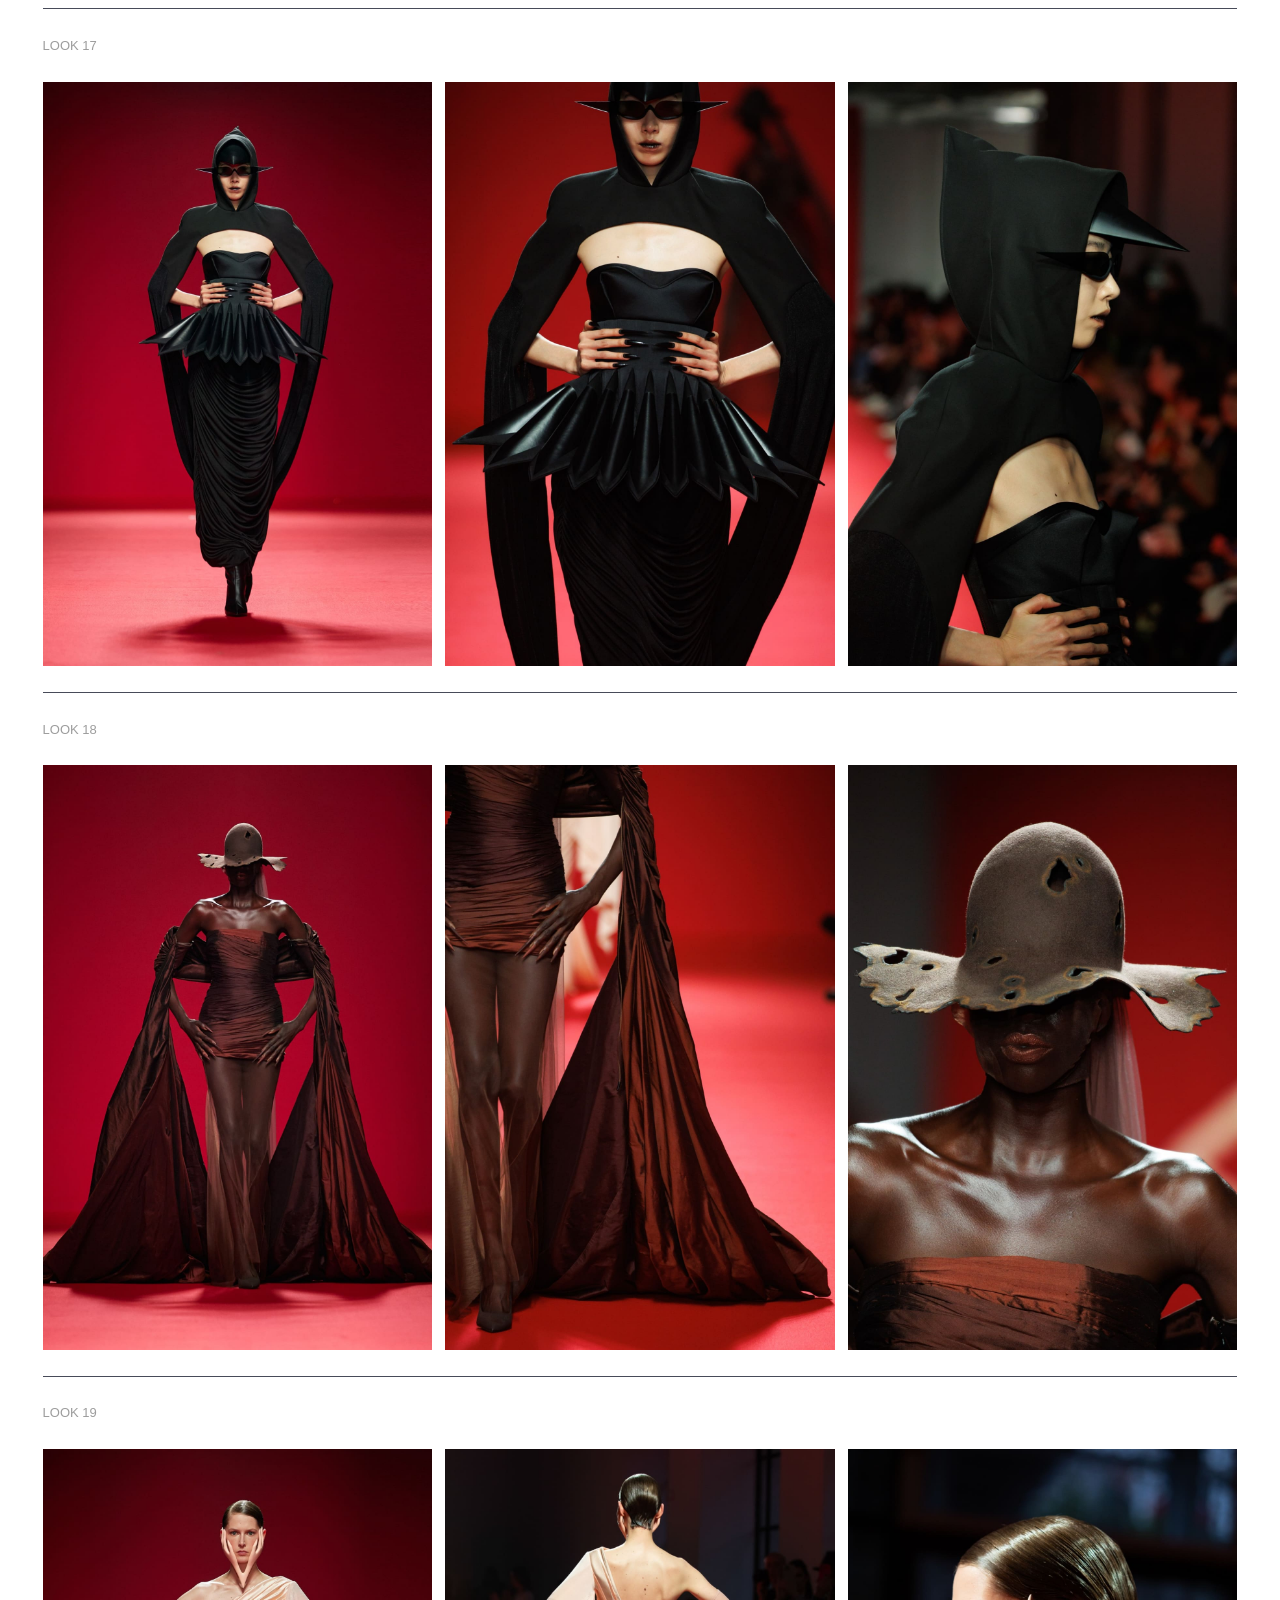
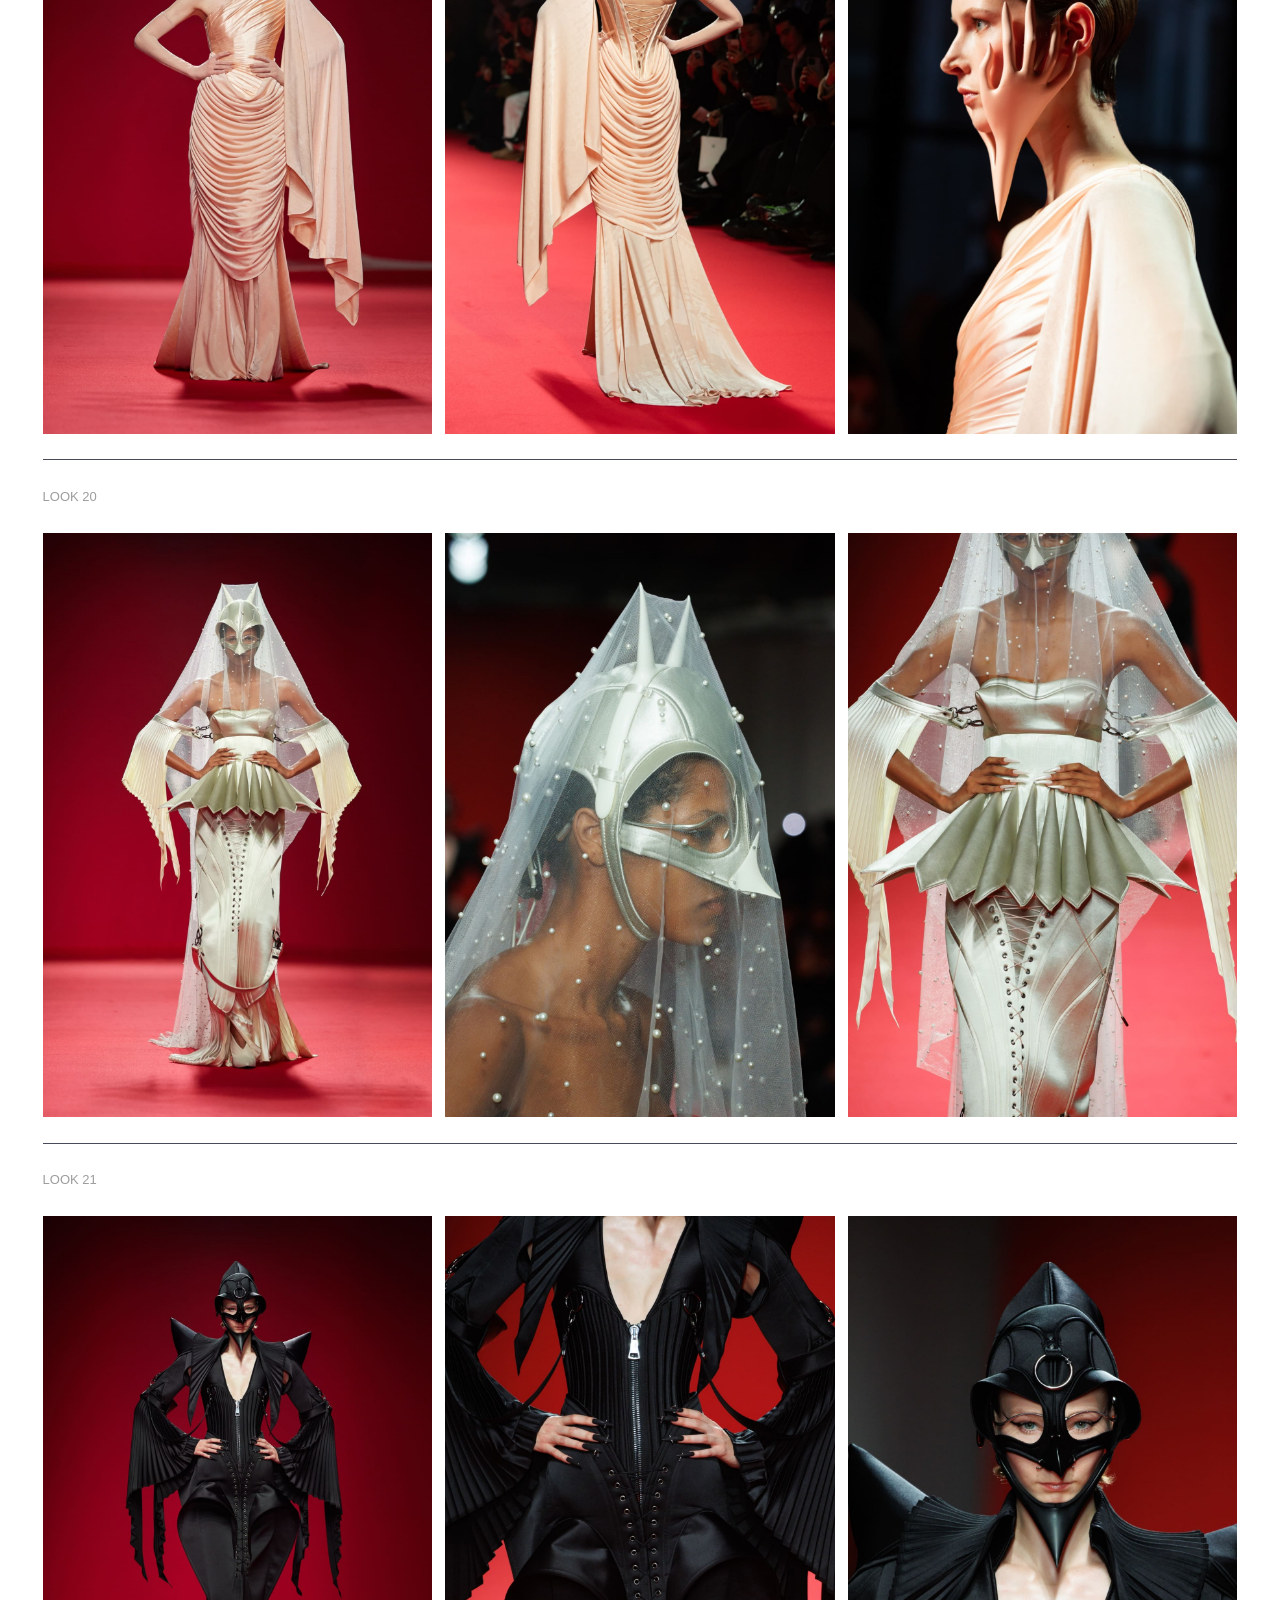
<file: collections/for-love.html>
<!DOCTYPE html>
<html lang="en">
<head>
  <meta charset="UTF-8" />
  <meta name="viewport" content="width=device-width, initial-scale=1.0" />
  <title>For Love — Robert Wun</title>
  <link rel="preconnect" href="https://fonts.googleapis.com" />
  <link rel="preconnect" href="https://fonts.gstatic.com" crossorigin />
  <link href="https://fonts.googleapis.com/css2?family=Manrope:wght@400;700&display=swap" rel="stylesheet" />
  <link rel="stylesheet" href="../css/style.css" />
</head>
<body>

<div class="page">

  <header>
    <nav class="navbar">
      <a href="../index.html" class="navbar-left">ROBERT WUN</a>
      <button class="burger" aria-label="Menu" aria-expanded="false">
        <span></span>
        <span></span>
        <span></span>
      </button>
      <ul class="nav-links">
        <li><a href="../collections.html" class="active">COLLECTIONS</a></li>
        <li><a href="../press.html">PRESS</a></li>
        <li><a href="../about.html">ABOUT</a></li>
        <li><a href="../contact.html">CONTACT</a></li>
      </ul>
    </nav>
  </header>

  <main>

    <section class="collection-hero reveal">
      <img class="collection-hero__bg" src="../images/for-love/hero.jpg" alt="For Love campaign">
      <div class="collection-hero__content">
        <h1 class="collection-hero__title">For Love</h1>
        <p class="collection-hero__season">Autumn / Winter 2024</p>
      </div>
    </section>

    <div class="collection-main">

      <div class="collection-info reveal">
        <div class="collection-info__text">
          <p class="collection-info__text-p">
          For Love is a meditation on the complexities of romantic devotion, rendered in silk organza and structured taffeta. The collection treats love not as sentiment but as force — gravitational, transformative, occasionally destructive.
        </p>
        <p class="collection-info__text-p">
          Extraordinary proportions define each look: exaggerated sleeves that recall the wings of a bird mid-flight; cascading trains that pool behind the wearer like a second shadow; tightly boned bodices that impose a kind of beautiful constraint. The effect is of a letter written in architecture rather than words — equally a declaration and a construction.
        </p>
        <p class="collection-info__text-p">
          The collection premiered at London Fashion Week to critical acclaim, with several looks subsequently acquired by international museum collections.
          </p>
        </div>

        <div class="collection-info__aside">
          <p class="collection-info__season">Autumn / Winter 2024</p>
          <p class="collection-info__year">London Fashion Week</p>
          <a href="../collections.html" class="collection-back-link">&larr; All Collections</a>
        </div>
      </div>

      <div class="collection-intro reveal" style="grid-template-columns: repeat(3, 1fr);">
        <img src="../images/for-love/intro-1.jpg" alt="For Love — featured look 1">
        <img src="../images/for-love/intro-2.jpg" alt="For Love — featured look 2">
        <img src="../images/for-love/intro-3.jpg" alt="For Love — featured look 3">
      </div>

      <div class="collection-looks">
    <div class="collection-look">
      <div class="collection-look__header">
        <span class="collection-look__number">Look 1</span>
      </div>
      <div class="collection-look__images collection-look__images--3">
        <img class="collection-look__img" src="../images/for-love/look-01a.jpg" alt="For Love — Look 1, image 1">
        <img class="collection-look__img" src="../images/for-love/look-01b.jpg" alt="For Love — Look 1, image 2">
        <img class="collection-look__img" src="../images/for-love/look-01c.jpg" alt="For Love — Look 1, image 3">
      </div>
    </div>

    <div class="collection-look">
      <div class="collection-look__header">
        <span class="collection-look__number">Look 2</span>
      </div>
      <div class="collection-look__images collection-look__images--3">
        <img class="collection-look__img" src="../images/for-love/look-02a.jpg" alt="For Love — Look 2, image 1">
        <img class="collection-look__img" src="../images/for-love/look-02b.jpg" alt="For Love — Look 2, image 2">
        <img class="collection-look__img" src="../images/for-love/look-02c.jpg" alt="For Love — Look 2, image 3">
      </div>
    </div>

    <div class="collection-look">
      <div class="collection-look__header">
        <span class="collection-look__number">Look 3</span>
      </div>
      <div class="collection-look__images collection-look__images--3">
        <img class="collection-look__img" src="../images/for-love/look-03a.jpg" alt="For Love — Look 3, image 1">
        <img class="collection-look__img" src="../images/for-love/look-03b.jpg" alt="For Love — Look 3, image 2">
        <img class="collection-look__img" src="../images/for-love/look-03c.jpg" alt="For Love — Look 3, image 3">
      </div>
    </div>

    <div class="collection-look">
      <div class="collection-look__header">
        <span class="collection-look__number">Look 4</span>
      </div>
      <div class="collection-look__images collection-look__images--3">
        <img class="collection-look__img" src="../images/for-love/look-04a.jpg" alt="For Love — Look 4, image 1">
        <img class="collection-look__img" src="../images/for-love/look-04b.jpg" alt="For Love — Look 4, image 2">
        <img class="collection-look__img" src="../images/for-love/look-04c.jpg" alt="For Love — Look 4, image 3">
      </div>
    </div>

    <div class="collection-look">
      <div class="collection-look__header">
        <span class="collection-look__number">Look 5</span>
      </div>
      <div class="collection-look__images collection-look__images--3">
        <img class="collection-look__img" src="../images/for-love/look-05a.jpg" alt="For Love — Look 5, image 1">
        <img class="collection-look__img" src="../images/for-love/look-05b.jpg" alt="For Love — Look 5, image 2">
        <img class="collection-look__img" src="../images/for-love/look-05c.jpg" alt="For Love — Look 5, image 3">
      </div>
    </div>

    <div class="collection-look">
      <div class="collection-look__header">
        <span class="collection-look__number">Look 6</span>
      </div>
      <div class="collection-look__images collection-look__images--3">
        <img class="collection-look__img" src="../images/for-love/look-06a.jpg" alt="For Love — Look 6, image 1">
        <img class="collection-look__img" src="../images/for-love/look-06b.jpg" alt="For Love — Look 6, image 2">
        <img class="collection-look__img" src="../images/for-love/look-06c.jpg" alt="For Love — Look 6, image 3">
      </div>
    </div>

    <div class="collection-look">
      <div class="collection-look__header">
        <span class="collection-look__number">Look 7</span>
      </div>
      <div class="collection-look__images collection-look__images--3">
        <img class="collection-look__img" src="../images/for-love/look-07a.jpg" alt="For Love — Look 7, image 1">
        <img class="collection-look__img" src="../images/for-love/look-07b.jpg" alt="For Love — Look 7, image 2">
        <img class="collection-look__img" src="../images/for-love/look-07c.jpg" alt="For Love — Look 7, image 3">
      </div>
    </div>

    <div class="collection-look">
      <div class="collection-look__header">
        <span class="collection-look__number">Look 8</span>
      </div>
      <div class="collection-look__images collection-look__images--3">
        <img class="collection-look__img" src="../images/for-love/look-08a.jpg" alt="For Love — Look 8, image 1">
        <img class="collection-look__img" src="../images/for-love/look-08b.jpg" alt="For Love — Look 8, image 2">
        <img class="collection-look__img" src="../images/for-love/look-08c.jpg" alt="For Love — Look 8, image 3">
      </div>
    </div>

    <div class="collection-look">
      <div class="collection-look__header">
        <span class="collection-look__number">Look 9</span>
      </div>
      <div class="collection-look__images collection-look__images--3">
        <img class="collection-look__img" src="../images/for-love/look-09a.jpg" alt="For Love — Look 9, image 1">
        <img class="collection-look__img" src="../images/for-love/look-09b.jpg" alt="For Love — Look 9, image 2">
        <img class="collection-look__img" src="../images/for-love/look-09c.jpg" alt="For Love — Look 9, image 3">
      </div>
    </div>

    <div class="collection-look">
      <div class="collection-look__header">
        <span class="collection-look__number">Look 10</span>
      </div>
      <div class="collection-look__images collection-look__images--3">
        <img class="collection-look__img" src="../images/for-love/look-10a.jpg" alt="For Love — Look 10, image 1">
        <img class="collection-look__img" src="../images/for-love/look-10b.jpg" alt="For Love — Look 10, image 2">
        <img class="collection-look__img" src="../images/for-love/look-10c.jpg" alt="For Love — Look 10, image 3">
      </div>
    </div>

    <div class="collection-look">
      <div class="collection-look__header">
        <span class="collection-look__number">Look 11</span>
      </div>
      <div class="collection-look__images collection-look__images--3">
        <img class="collection-look__img" src="../images/for-love/look-11a.jpg" alt="For Love — Look 11, image 1">
        <img class="collection-look__img" src="../images/for-love/look-11b.jpg" alt="For Love — Look 11, image 2">
        <img class="collection-look__img" src="../images/for-love/look-11c.jpg" alt="For Love — Look 11, image 3">
      </div>
    </div>

    <div class="collection-look">
      <div class="collection-look__header">
        <span class="collection-look__number">Look 12</span>
      </div>
      <div class="collection-look__images collection-look__images--3">
        <img class="collection-look__img" src="../images/for-love/look-12a.jpg" alt="For Love — Look 12, image 1">
        <img class="collection-look__img" src="../images/for-love/look-12b.jpg" alt="For Love — Look 12, image 2">
        <img class="collection-look__img" src="../images/for-love/look-12c.jpg" alt="For Love — Look 12, image 3">
      </div>
    </div>

    <div class="collection-look">
      <div class="collection-look__header">
        <span class="collection-look__number">Look 13</span>
      </div>
      <div class="collection-look__images collection-look__images--3">
        <img class="collection-look__img" src="../images/for-love/look-13a.jpg" alt="For Love — Look 13, image 1">
        <img class="collection-look__img" src="../images/for-love/look-13b.jpg" alt="For Love — Look 13, image 2">
        <img class="collection-look__img" src="../images/for-love/look-13c.jpg" alt="For Love — Look 13, image 3">
      </div>
    </div>

    <div class="collection-look">
      <div class="collection-look__header">
        <span class="collection-look__number">Look 14</span>
      </div>
      <div class="collection-look__images collection-look__images--3">
        <img class="collection-look__img" src="../images/for-love/look-14a.jpg" alt="For Love — Look 14, image 1">
        <img class="collection-look__img" src="../images/for-love/look-14b.jpg" alt="For Love — Look 14, image 2">
        <img class="collection-look__img" src="../images/for-love/look-14c.jpg" alt="For Love — Look 14, image 3">
      </div>
    </div>

    <div class="collection-look">
      <div class="collection-look__header">
        <span class="collection-look__number">Look 15</span>
      </div>
      <div class="collection-look__images collection-look__images--3">
        <img class="collection-look__img" src="../images/for-love/look-15a.jpg" alt="For Love — Look 15, image 1">
        <img class="collection-look__img" src="../images/for-love/look-15b.jpg" alt="For Love — Look 15, image 2">
        <img class="collection-look__img" src="../images/for-love/look-15c.jpg" alt="For Love — Look 15, image 3">
      </div>
    </div>

    <div class="collection-look">
      <div class="collection-look__header">
        <span class="collection-look__number">Look 16</span>
      </div>
      <div class="collection-look__images collection-look__images--2">
        <img class="collection-look__img" src="../images/for-love/look-16a.jpg" alt="For Love — Look 16, image 1">
        <img class="collection-look__img" src="../images/for-love/look-16b.jpg" alt="For Love — Look 16, image 2">
      </div>
    </div>

    <div class="collection-look">
      <div class="collection-look__header">
        <span class="collection-look__number">Look 17</span>
      </div>
      <div class="collection-look__images collection-look__images--3">
        <img class="collection-look__img" src="../images/for-love/look-17a.jpg" alt="For Love — Look 17, image 1">
        <img class="collection-look__img" src="../images/for-love/look-17b.jpg" alt="For Love — Look 17, image 2">
        <img class="collection-look__img" src="../images/for-love/look-17c.jpg" alt="For Love — Look 17, image 3">
      </div>
    </div>

    <div class="collection-look">
      <div class="collection-look__header">
        <span class="collection-look__number">Look 18</span>
      </div>
      <div class="collection-look__images collection-look__images--3">
        <img class="collection-look__img" src="../images/for-love/look-18a.jpg" alt="For Love — Look 18, image 1">
        <img class="collection-look__img" src="../images/for-love/look-18b.jpg" alt="For Love — Look 18, image 2">
        <img class="collection-look__img" src="../images/for-love/look-18c.jpg" alt="For Love — Look 18, image 3">
      </div>
    </div>

    <div class="collection-look">
      <div class="collection-look__header">
        <span class="collection-look__number">Look 19</span>
      </div>
      <div class="collection-look__images collection-look__images--3">
        <img class="collection-look__img" src="../images/for-love/look-19a.jpg" alt="For Love — Look 19, image 1">
        <img class="collection-look__img" src="../images/for-love/look-19b.jpg" alt="For Love — Look 19, image 2">
        <img class="collection-look__img" src="../images/for-love/look-19c.jpg" alt="For Love — Look 19, image 3">
      </div>
    </div>

    <div class="collection-look">
      <div class="collection-look__header">
        <span class="collection-look__number">Look 20</span>
      </div>
      <div class="collection-look__images collection-look__images--3">
        <img class="collection-look__img" src="../images/for-love/look-20a.jpg" alt="For Love — Look 20, image 1">
        <img class="collection-look__img" src="../images/for-love/look-20b.jpg" alt="For Love — Look 20, image 2">
        <img class="collection-look__img" src="../images/for-love/look-20c.jpg" alt="For Love — Look 20, image 3">
      </div>
    </div>

    <div class="collection-look">
      <div class="collection-look__header">
        <span class="collection-look__number">Look 21</span>
      </div>
      <div class="collection-look__images collection-look__images--3">
        <img class="collection-look__img" src="../images/for-love/look-21a.jpg" alt="For Love — Look 21, image 1">
        <img class="collection-look__img" src="../images/for-love/look-21b.jpg" alt="For Love — Look 21, image 2">
        <img class="collection-look__img" src="../images/for-love/look-21c.jpg" alt="For Love — Look 21, image 3">
      </div>
    </div>

    <div class="collection-look">
      <div class="collection-look__header">
        <span class="collection-look__number">Look 22</span>
      </div>
      <div class="collection-look__images collection-look__images--3">
        <img class="collection-look__img" src="../images/for-love/look-22a.jpg" alt="For Love — Look 22, image 1">
        <img class="collection-look__img" src="../images/for-love/look-22b.jpg" alt="For Love — Look 22, image 2">
        <img class="collection-look__img" src="../images/for-love/look-22c.jpg" alt="For Love — Look 22, image 3">
      </div>
    </div>

    <div class="collection-look">
      <div class="collection-look__header">
        <span class="collection-look__number">Look 23</span>
      </div>
      <div class="collection-look__images collection-look__images--3">
        <img class="collection-look__img" src="../images/for-love/look-23a.jpg" alt="For Love — Look 23, image 1">
        <img class="collection-look__img" src="../images/for-love/look-23b.jpg" alt="For Love — Look 23, image 2">
        <img class="collection-look__img" src="../images/for-love/look-23c.jpg" alt="For Love — Look 23, image 3">
      </div>
    </div>
      </div>

    </div>

  </main>

  <footer class="reveal">
    <div class="footer-text">
      <span>ROBERT WUN</span>
      <span>LONDON-PARIS</span>
      <span>HAUTE-COUTURE</span>
      <span>&copy; 2026 L&eacute;a Tramati</span>
    </div>
  </footer>

</div>

<script src="../js/main.js" defer></script>

</body>
</html>
</file>
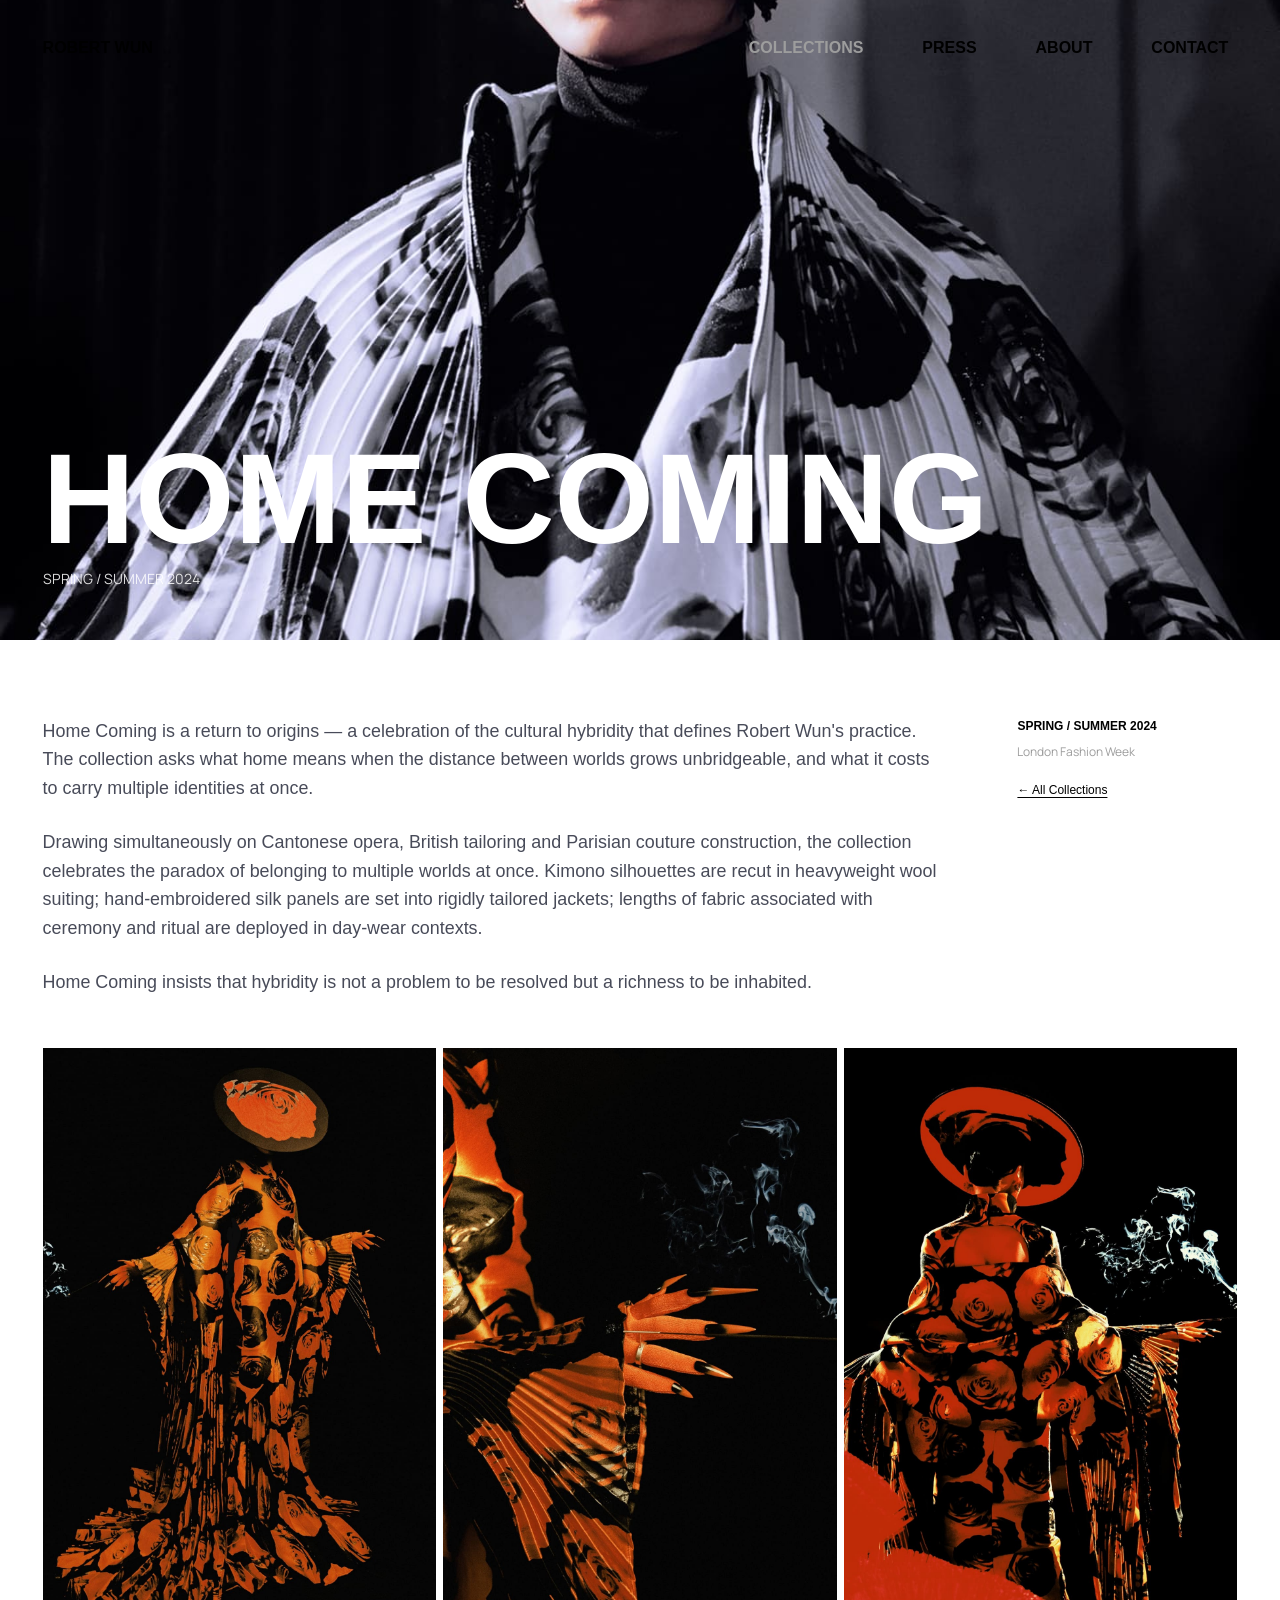
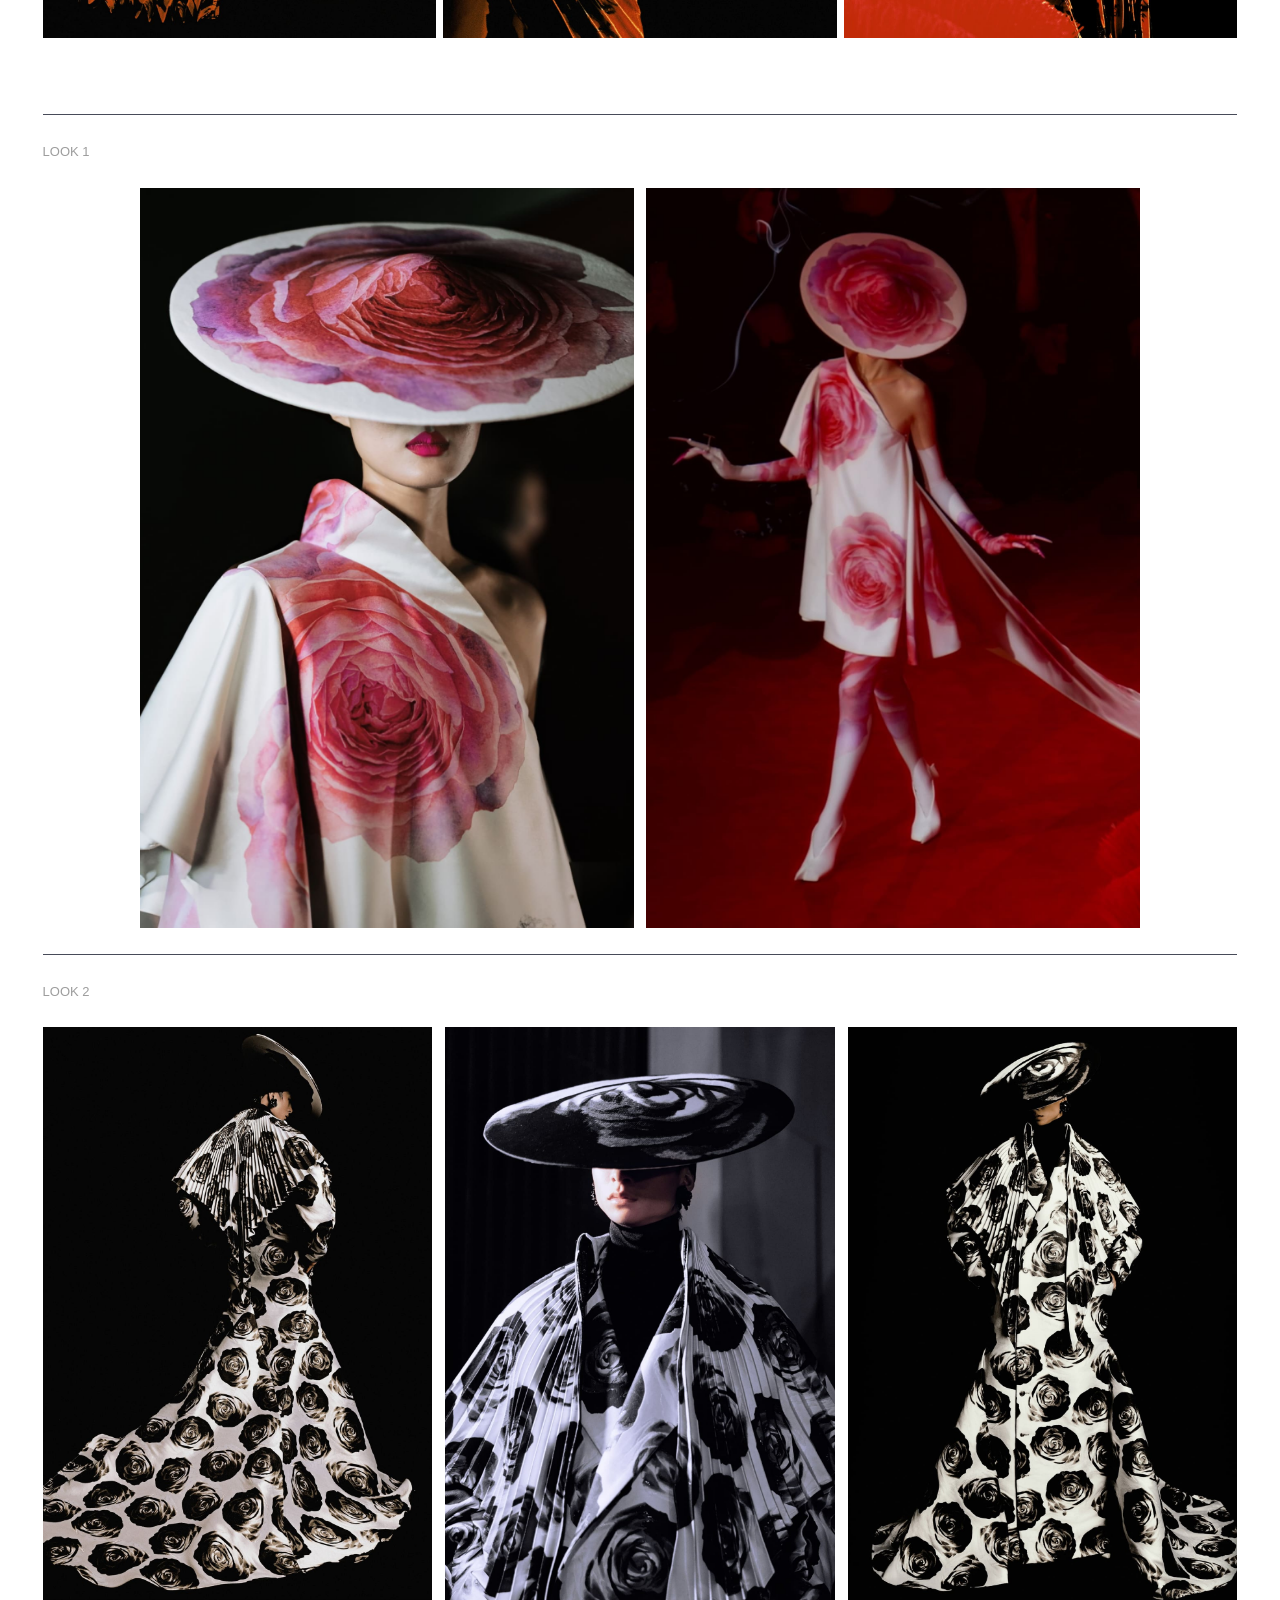
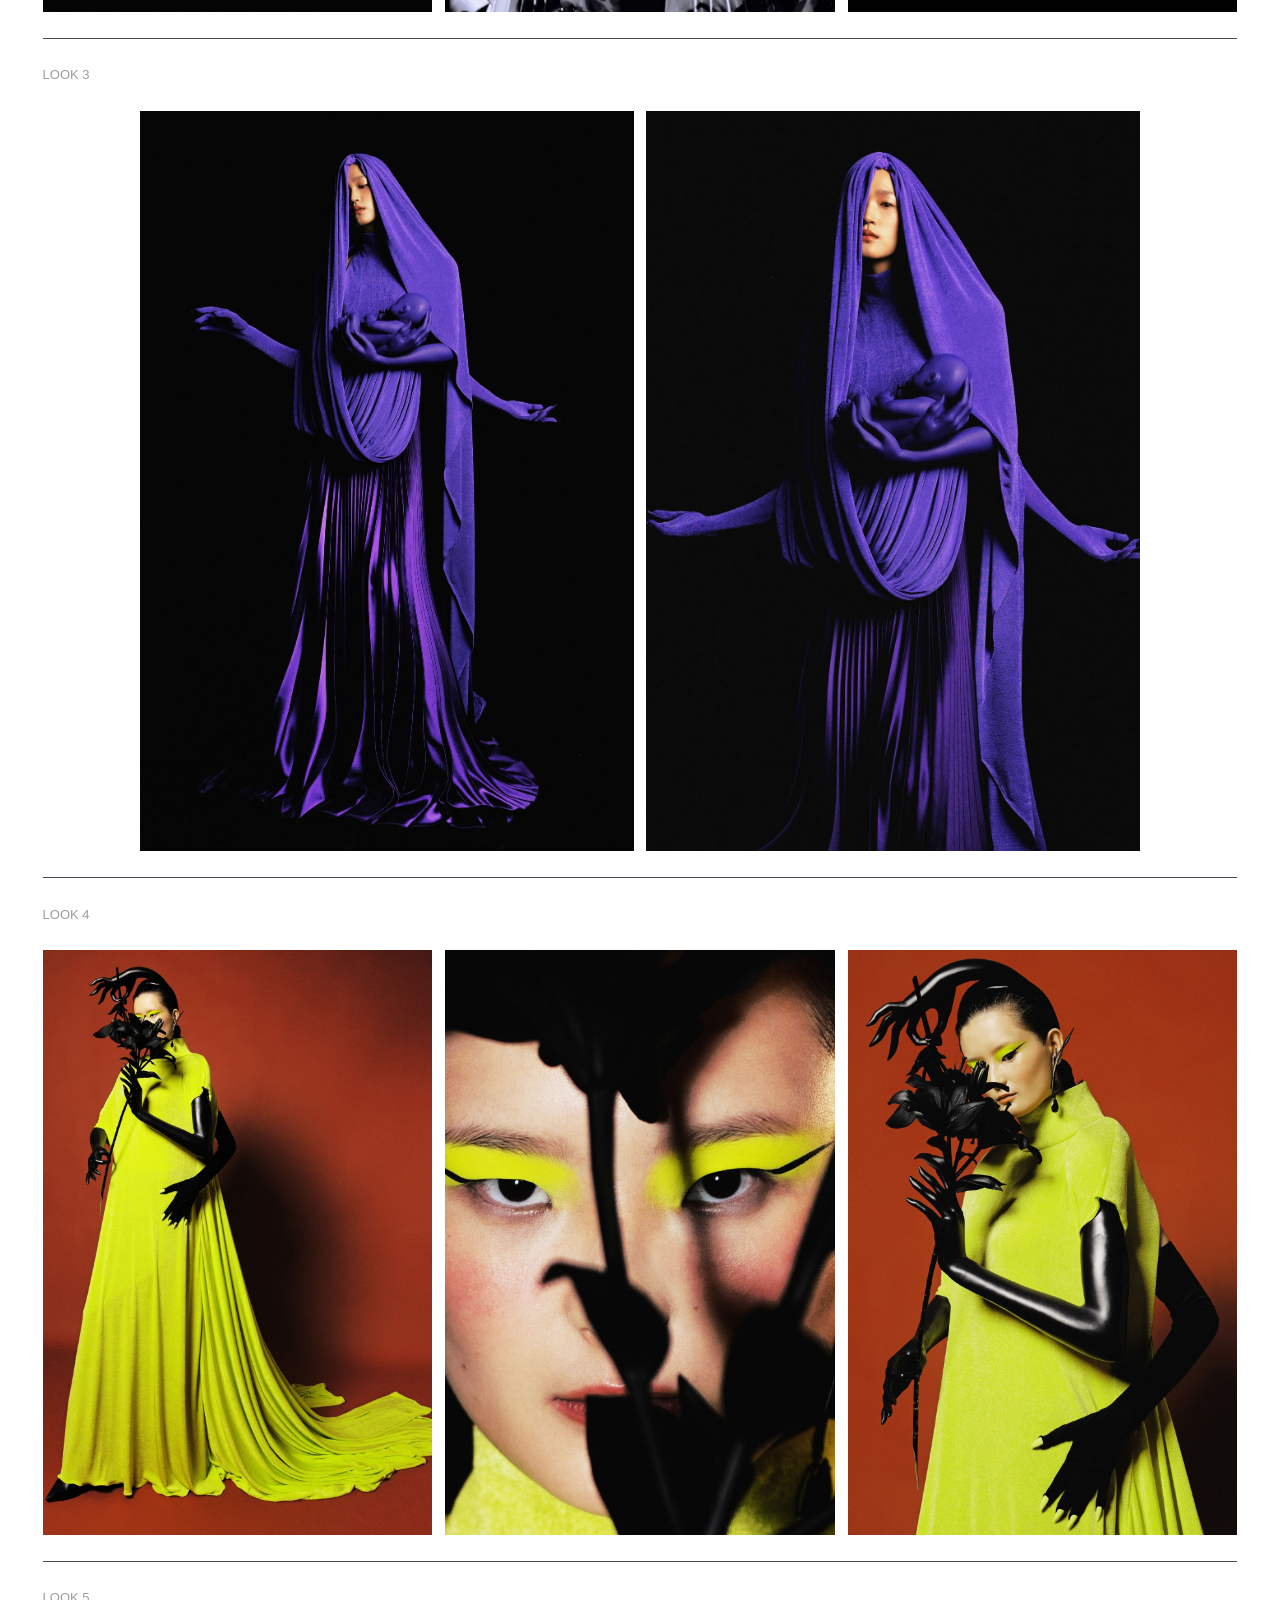
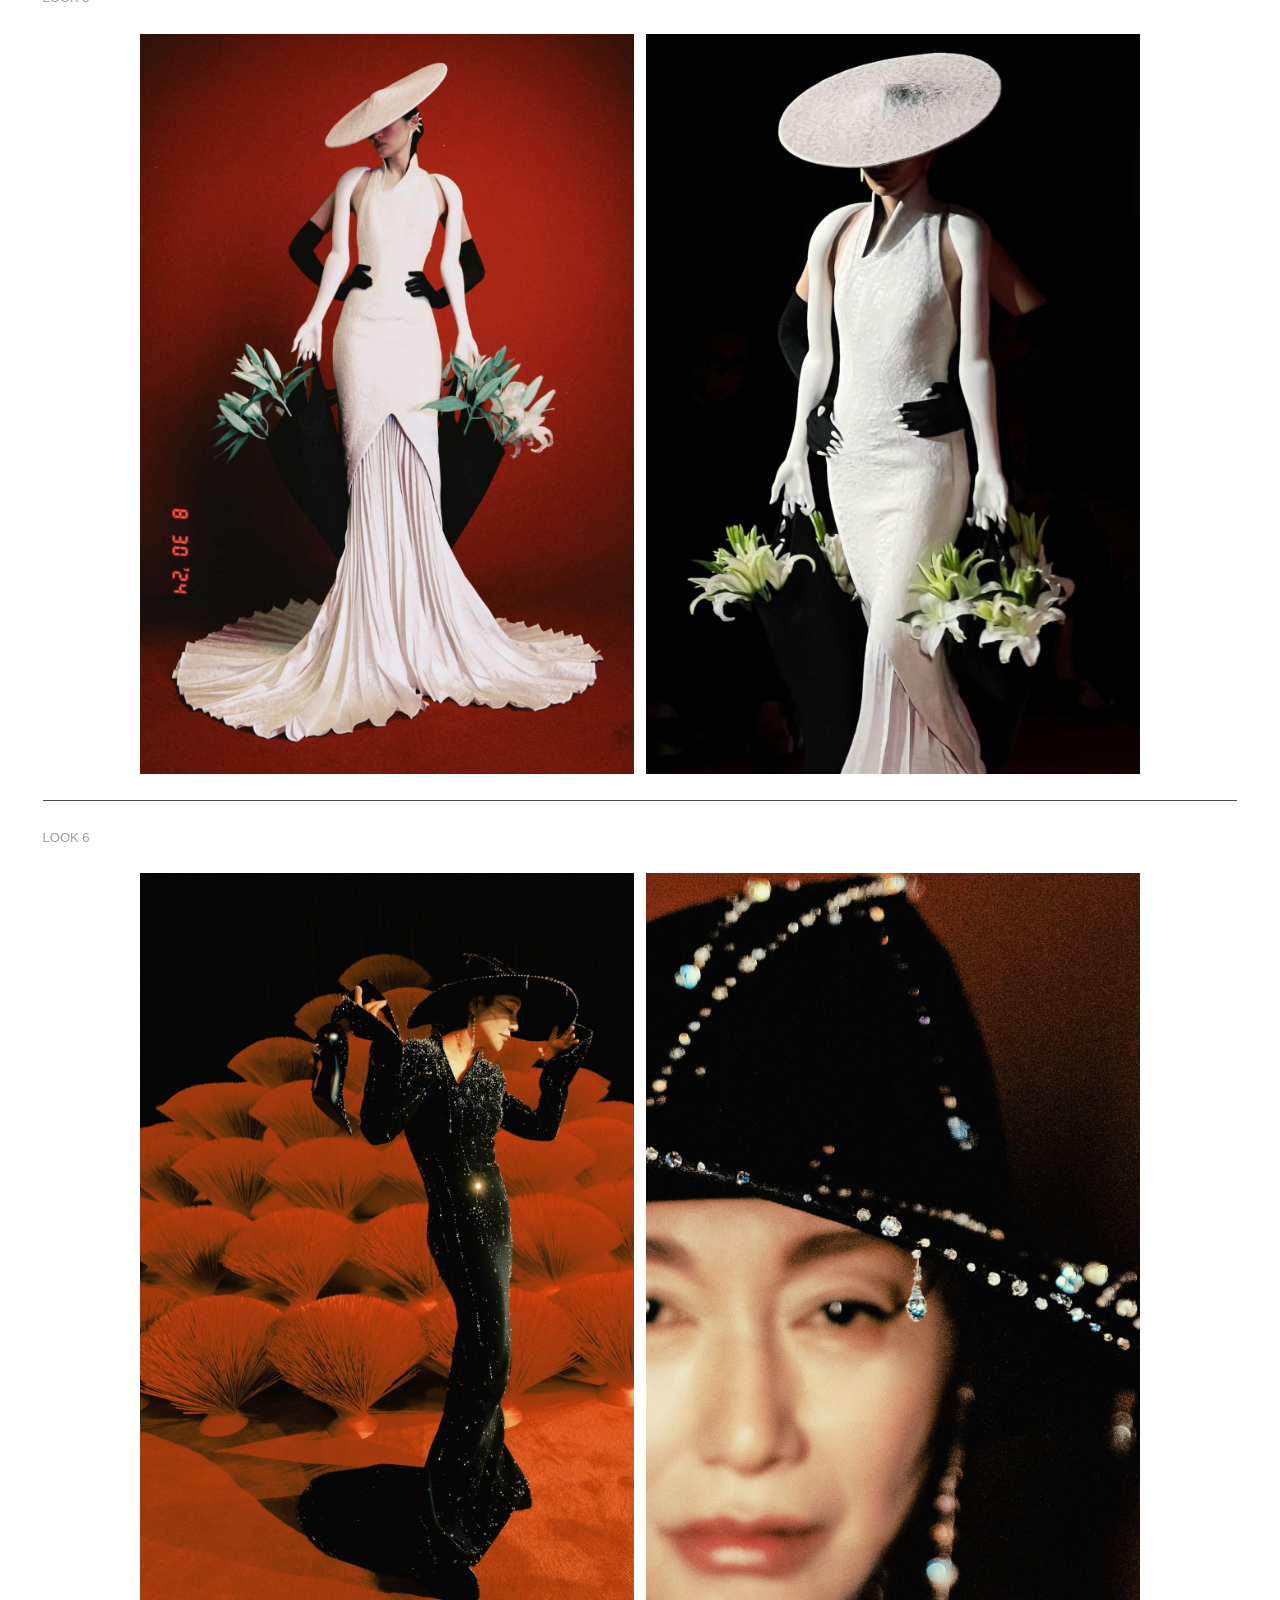
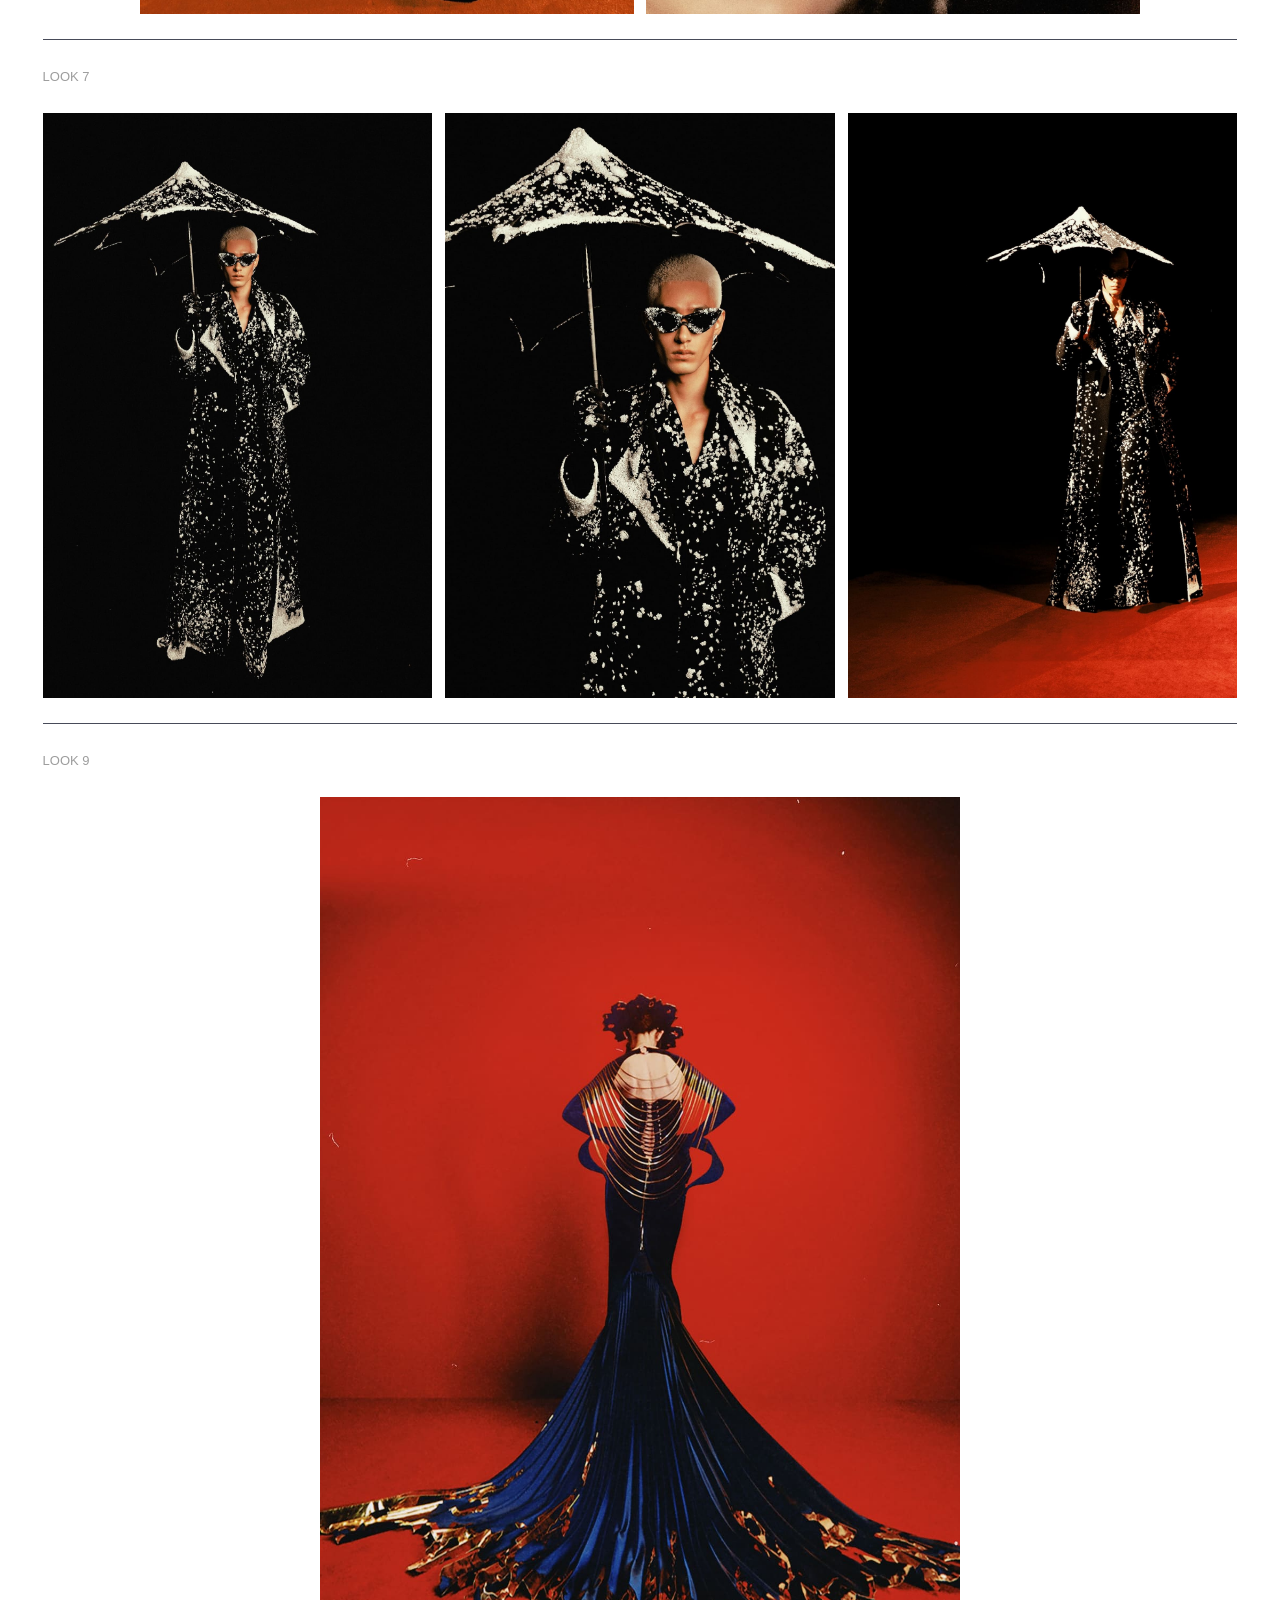
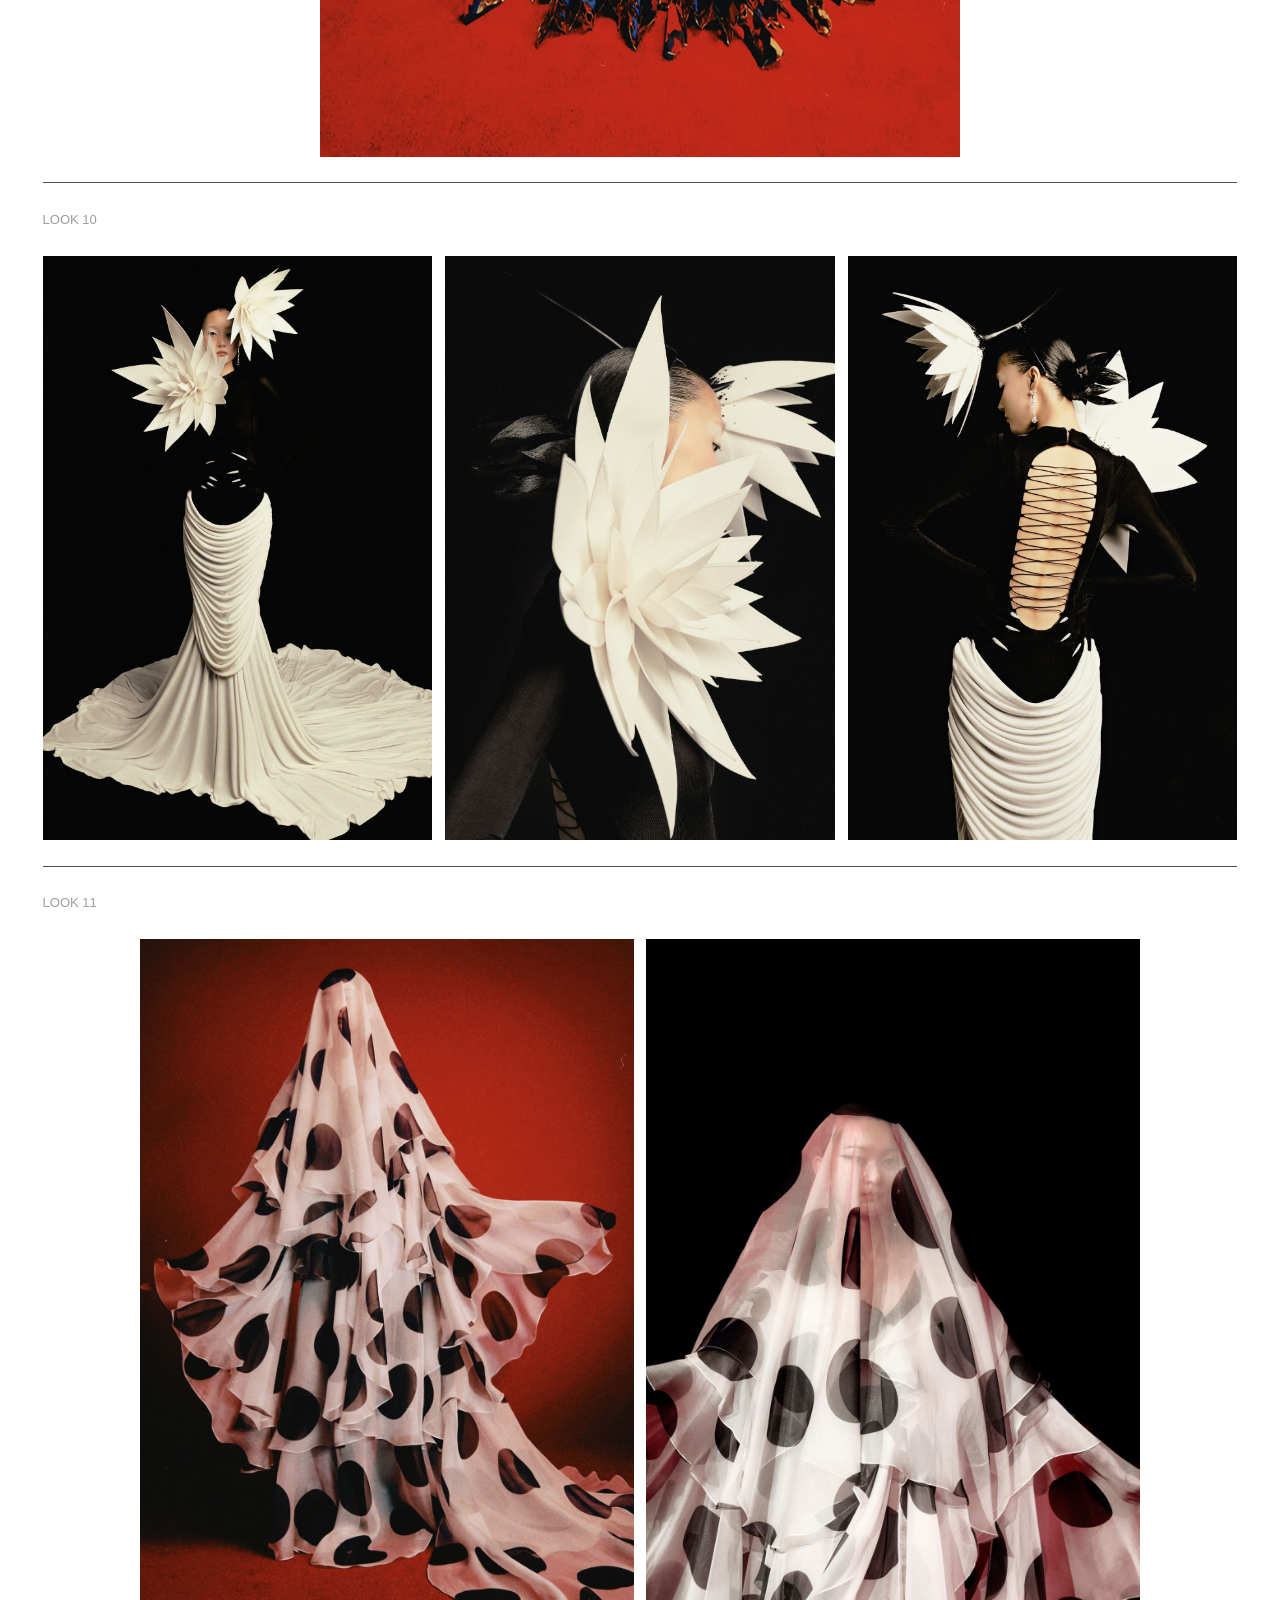
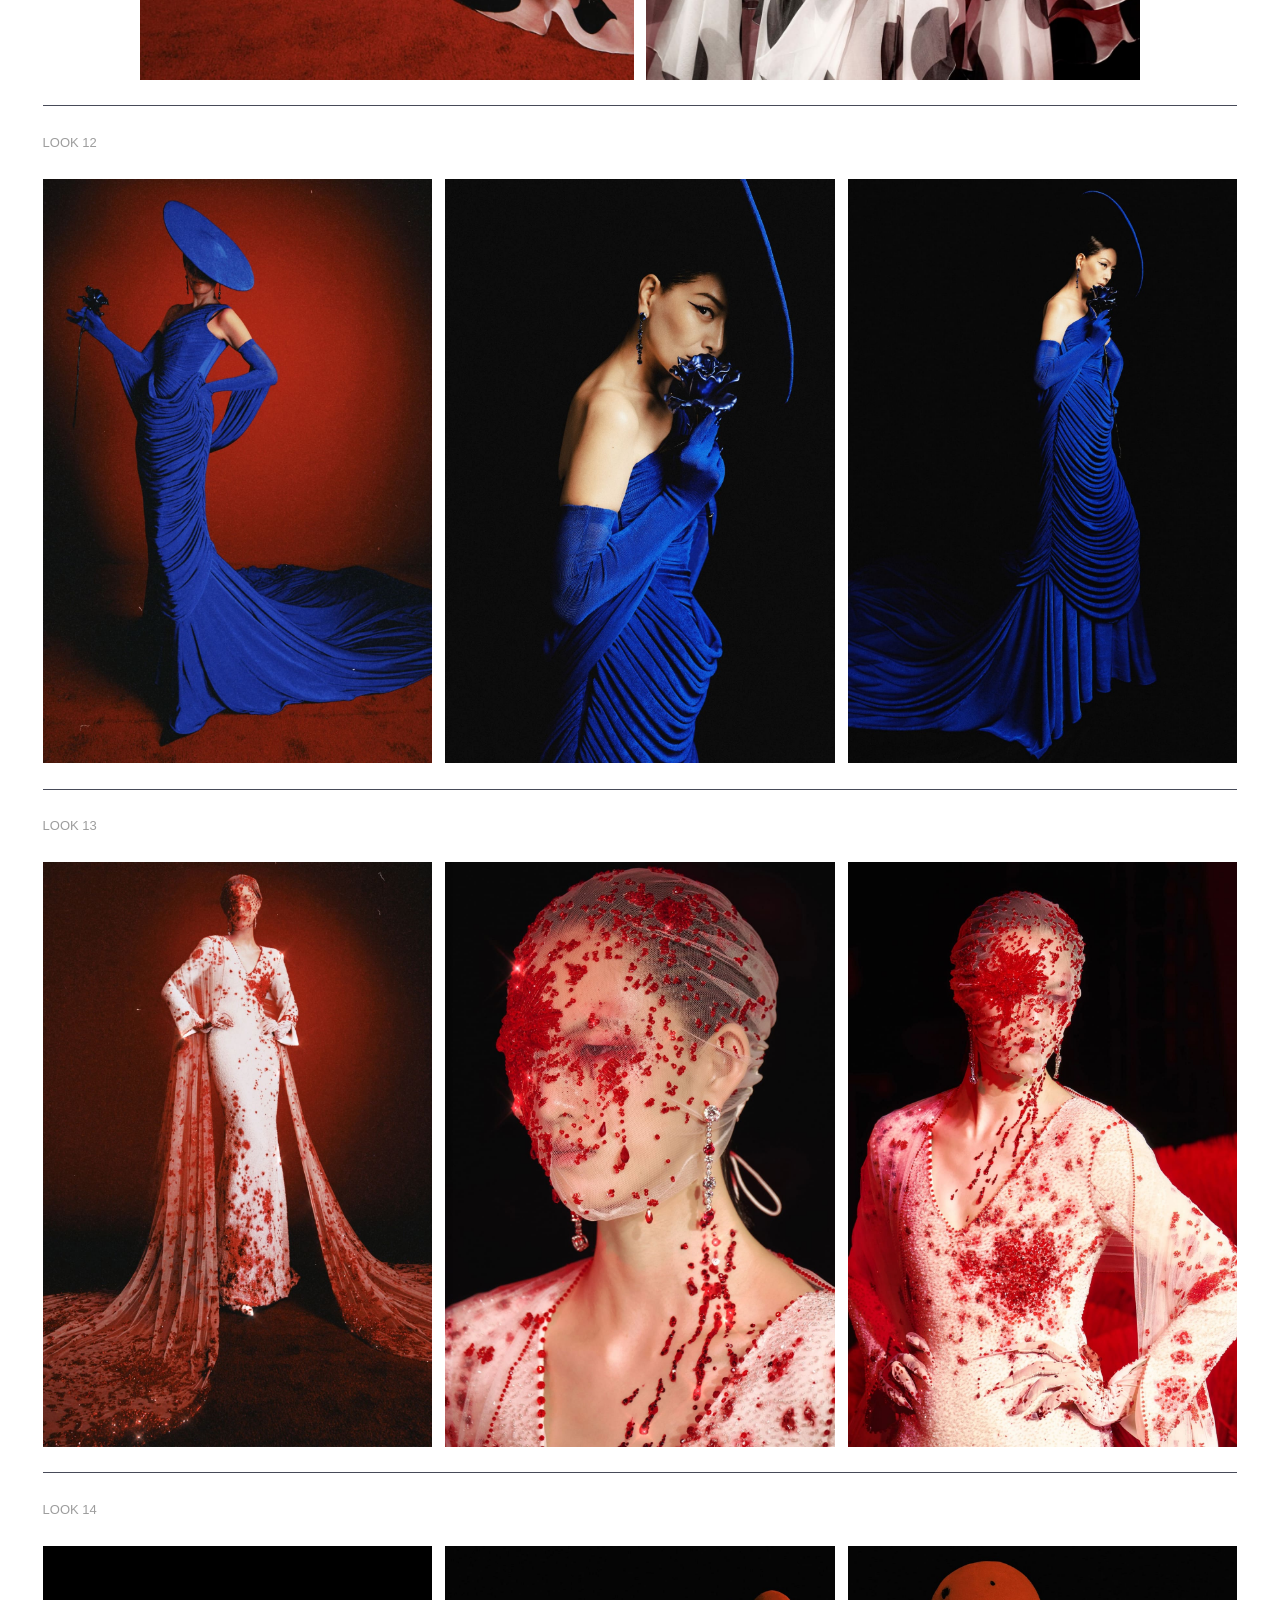
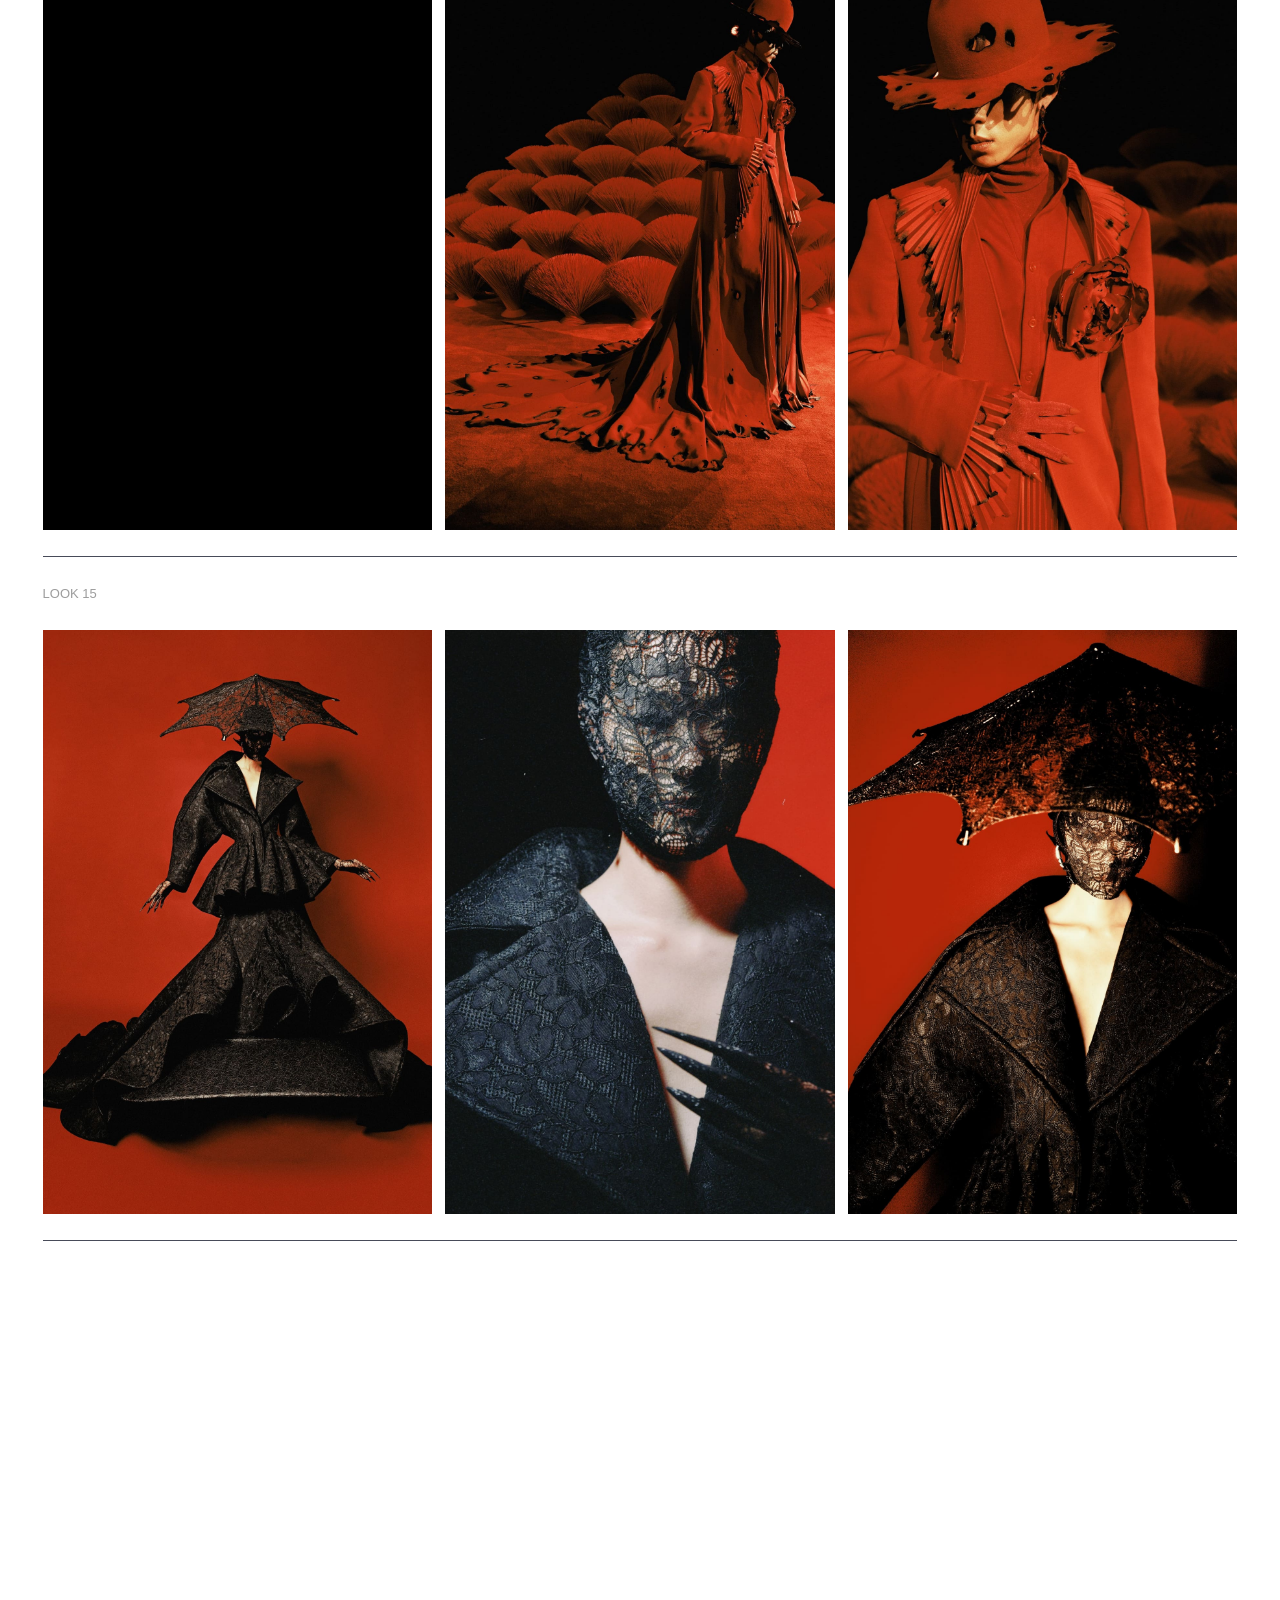
<file: collections/home-coming.html>
<!DOCTYPE html>
<html lang="en">
<head>
  <meta charset="UTF-8" />
  <meta name="viewport" content="width=device-width, initial-scale=1.0" />
  <title>Home Coming — Robert Wun</title>
  <link rel="preconnect" href="https://fonts.googleapis.com" />
  <link rel="preconnect" href="https://fonts.gstatic.com" crossorigin />
  <link href="https://fonts.googleapis.com/css2?family=Manrope:wght@400;700&display=swap" rel="stylesheet" />
  <link rel="stylesheet" href="../css/style.css" />
</head>
<body>

<div class="page">

  <header>
    <nav class="navbar">
      <a href="../index.html" class="navbar-left">ROBERT WUN</a>
      <button class="burger" aria-label="Menu" aria-expanded="false">
        <span></span>
        <span></span>
        <span></span>
      </button>
      <ul class="nav-links">
        <li><a href="../collections.html" class="active">COLLECTIONS</a></li>
        <li><a href="../press.html">PRESS</a></li>
        <li><a href="../about.html">ABOUT</a></li>
        <li><a href="../contact.html">CONTACT</a></li>
      </ul>
    </nav>
  </header>

  <main>

    <section class="collection-hero reveal">
      <img class="collection-hero__bg" src="../images/home-coming/hero.jpg" alt="Home Coming campaign">
      <div class="collection-hero__content">
        <h1 class="collection-hero__title">Home Coming</h1>
        <p class="collection-hero__season">Spring / Summer 2024</p>
      </div>
    </section>

    <div class="collection-main">

      <div class="collection-info reveal">
        <div class="collection-info__text">
          <p class="collection-info__text-p">
          Home Coming is a return to origins — a celebration of the cultural hybridity that defines Robert Wun's practice. The collection asks what home means when the distance between worlds grows unbridgeable, and what it costs to carry multiple identities at once.
        </p>
        <p class="collection-info__text-p">
          Drawing simultaneously on Cantonese opera, British tailoring and Parisian couture construction, the collection celebrates the paradox of belonging to multiple worlds at once. Kimono silhouettes are recut in heavyweight wool suiting; hand-embroidered silk panels are set into rigidly tailored jackets; lengths of fabric associated with ceremony and ritual are deployed in day-wear contexts.
        </p>
        <p class="collection-info__text-p">
          Home Coming insists that hybridity is not a problem to be resolved but a richness to be inhabited.
          </p>
        </div>

        <div class="collection-info__aside">
          <p class="collection-info__season">Spring / Summer 2024</p>
          <p class="collection-info__year">London Fashion Week</p>
          <a href="../collections.html" class="collection-back-link">&larr; All Collections</a>
        </div>
      </div>

      <div class="collection-intro reveal" style="grid-template-columns: repeat(3, 1fr);">
        <img src="../images/home-coming/intro-1.jpg" alt="Home Coming — featured look 1">
        <img src="../images/home-coming/intro-2.jpg" alt="Home Coming — featured look 2">
        <img src="../images/home-coming/intro-3.jpg" alt="Home Coming — featured look 3">
      </div>

      <div class="collection-looks">
    <div class="collection-look">
      <div class="collection-look__header">
        <span class="collection-look__number">Look 1</span>
      </div>
      <div class="collection-look__images collection-look__images--2">
        <img class="collection-look__img" src="../images/home-coming/look-01a.jpg" alt="Home Coming — Look 1, image 1">
        <img class="collection-look__img" src="../images/home-coming/look-01b.jpg" alt="Home Coming — Look 1, image 2">
      </div>
    </div>

    <div class="collection-look">
      <div class="collection-look__header">
        <span class="collection-look__number">Look 2</span>
      </div>
      <div class="collection-look__images collection-look__images--3">
        <img class="collection-look__img" src="../images/home-coming/look-02a.jpg" alt="Home Coming — Look 2, image 1">
        <img class="collection-look__img" src="../images/home-coming/look-02b.jpg" alt="Home Coming — Look 2, image 2">
        <img class="collection-look__img" src="../images/home-coming/look-02c.jpg" alt="Home Coming — Look 2, image 3">
      </div>
    </div>

    <div class="collection-look">
      <div class="collection-look__header">
        <span class="collection-look__number">Look 3</span>
      </div>
      <div class="collection-look__images collection-look__images--2">
        <img class="collection-look__img" src="../images/home-coming/look-03a.jpg" alt="Home Coming — Look 3, image 1">
        <img class="collection-look__img" src="../images/home-coming/look-03b.jpg" alt="Home Coming — Look 3, image 2">
      </div>
    </div>

    <div class="collection-look">
      <div class="collection-look__header">
        <span class="collection-look__number">Look 4</span>
      </div>
      <div class="collection-look__images collection-look__images--3">
        <img class="collection-look__img" src="../images/home-coming/look-04a.jpg" alt="Home Coming — Look 4, image 1">
        <img class="collection-look__img" src="../images/home-coming/look-04b.jpg" alt="Home Coming — Look 4, image 2">
        <img class="collection-look__img" src="../images/home-coming/look-04c.jpg" alt="Home Coming — Look 4, image 3">
      </div>
    </div>

    <div class="collection-look">
      <div class="collection-look__header">
        <span class="collection-look__number">Look 5</span>
      </div>
      <div class="collection-look__images collection-look__images--2">
        <img class="collection-look__img" src="../images/home-coming/look-05a.jpg" alt="Home Coming — Look 5, image 1">
        <img class="collection-look__img" src="../images/home-coming/look-05b.jpg" alt="Home Coming — Look 5, image 2">
      </div>
    </div>

    <div class="collection-look">
      <div class="collection-look__header">
        <span class="collection-look__number">Look 6</span>
      </div>
      <div class="collection-look__images collection-look__images--2">
        <img class="collection-look__img" src="../images/home-coming/look-06a.jpg" alt="Home Coming — Look 6, image 1">
        <img class="collection-look__img" src="../images/home-coming/look-06b.jpg" alt="Home Coming — Look 6, image 2">
      </div>
    </div>

    <div class="collection-look">
      <div class="collection-look__header">
        <span class="collection-look__number">Look 7</span>
      </div>
      <div class="collection-look__images collection-look__images--3">
        <img class="collection-look__img" src="../images/home-coming/look-07a.jpg" alt="Home Coming — Look 7, image 1">
        <img class="collection-look__img" src="../images/home-coming/look-07b.jpg" alt="Home Coming — Look 7, image 2">
        <img class="collection-look__img" src="../images/home-coming/look-07c.jpg" alt="Home Coming — Look 7, image 3">
      </div>
    </div>

    <div class="collection-look">
      <div class="collection-look__header">
        <span class="collection-look__number">Look 9</span>
      </div>
      <div class="collection-look__images">
        <img class="collection-look__img" src="../images/home-coming/look-09.jpg" alt="Home Coming — Look 9">
      </div>
    </div>

    <div class="collection-look">
      <div class="collection-look__header">
        <span class="collection-look__number">Look 10</span>
      </div>
      <div class="collection-look__images collection-look__images--3">
        <img class="collection-look__img" src="../images/home-coming/look-10a.jpg" alt="Home Coming — Look 10, image 1">
        <img class="collection-look__img" src="../images/home-coming/look-10b.jpg" alt="Home Coming — Look 10, image 2">
        <img class="collection-look__img" src="../images/home-coming/look-10c.jpg" alt="Home Coming — Look 10, image 3">
      </div>
    </div>

    <div class="collection-look">
      <div class="collection-look__header">
        <span class="collection-look__number">Look 11</span>
      </div>
      <div class="collection-look__images collection-look__images--2">
        <img class="collection-look__img" src="../images/home-coming/look-11a.jpg" alt="Home Coming — Look 11, image 1">
        <img class="collection-look__img" src="../images/home-coming/look-11b.jpg" alt="Home Coming — Look 11, image 2">
      </div>
    </div>

    <div class="collection-look">
      <div class="collection-look__header">
        <span class="collection-look__number">Look 12</span>
      </div>
      <div class="collection-look__images collection-look__images--3">
        <img class="collection-look__img" src="../images/home-coming/look-12a.jpg" alt="Home Coming — Look 12, image 1">
        <img class="collection-look__img" src="../images/home-coming/look-12b.jpg" alt="Home Coming — Look 12, image 2">
        <img class="collection-look__img" src="../images/home-coming/look-12c.jpg" alt="Home Coming — Look 12, image 3">
      </div>
    </div>

    <div class="collection-look">
      <div class="collection-look__header">
        <span class="collection-look__number">Look 13</span>
      </div>
      <div class="collection-look__images collection-look__images--3">
        <img class="collection-look__img" src="../images/home-coming/look-13a.jpg" alt="Home Coming — Look 13, image 1">
        <img class="collection-look__img" src="../images/home-coming/look-13b.jpg" alt="Home Coming — Look 13, image 2">
        <img class="collection-look__img" src="../images/home-coming/look-13c.jpg" alt="Home Coming — Look 13, image 3">
      </div>
    </div>

    <div class="collection-look">
      <div class="collection-look__header">
        <span class="collection-look__number">Look 14</span>
      </div>
      <div class="collection-look__images collection-look__images--3">
        <img class="collection-look__img" src="../images/home-coming/look-14a.jpg" alt="Home Coming — Look 14, image 1">
        <img class="collection-look__img" src="../images/home-coming/look-14b.jpg" alt="Home Coming — Look 14, image 2">
        <img class="collection-look__img" src="../images/home-coming/look-14c.jpg" alt="Home Coming — Look 14, image 3">
      </div>
    </div>

    <div class="collection-look">
      <div class="collection-look__header">
        <span class="collection-look__number">Look 15</span>
      </div>
      <div class="collection-look__images collection-look__images--3">
        <img class="collection-look__img" src="../images/home-coming/look-15a.jpg" alt="Home Coming — Look 15, image 1">
        <img class="collection-look__img" src="../images/home-coming/look-15b.jpg" alt="Home Coming — Look 15, image 2">
        <img class="collection-look__img" src="../images/home-coming/look-15c.jpg" alt="Home Coming — Look 15, image 3">
      </div>
    </div>
      </div>

    </div>

  </main>

  <footer class="reveal">
    <div class="footer-text">
      <span>ROBERT WUN</span>
      <span>LONDON-PARIS</span>
      <span>HAUTE-COUTURE</span>
      <span>&copy; 2026 L&eacute;a Tramati</span>
    </div>
  </footer>

</div>

<script src="../js/main.js" defer></script>

</body>
</html>
</file>
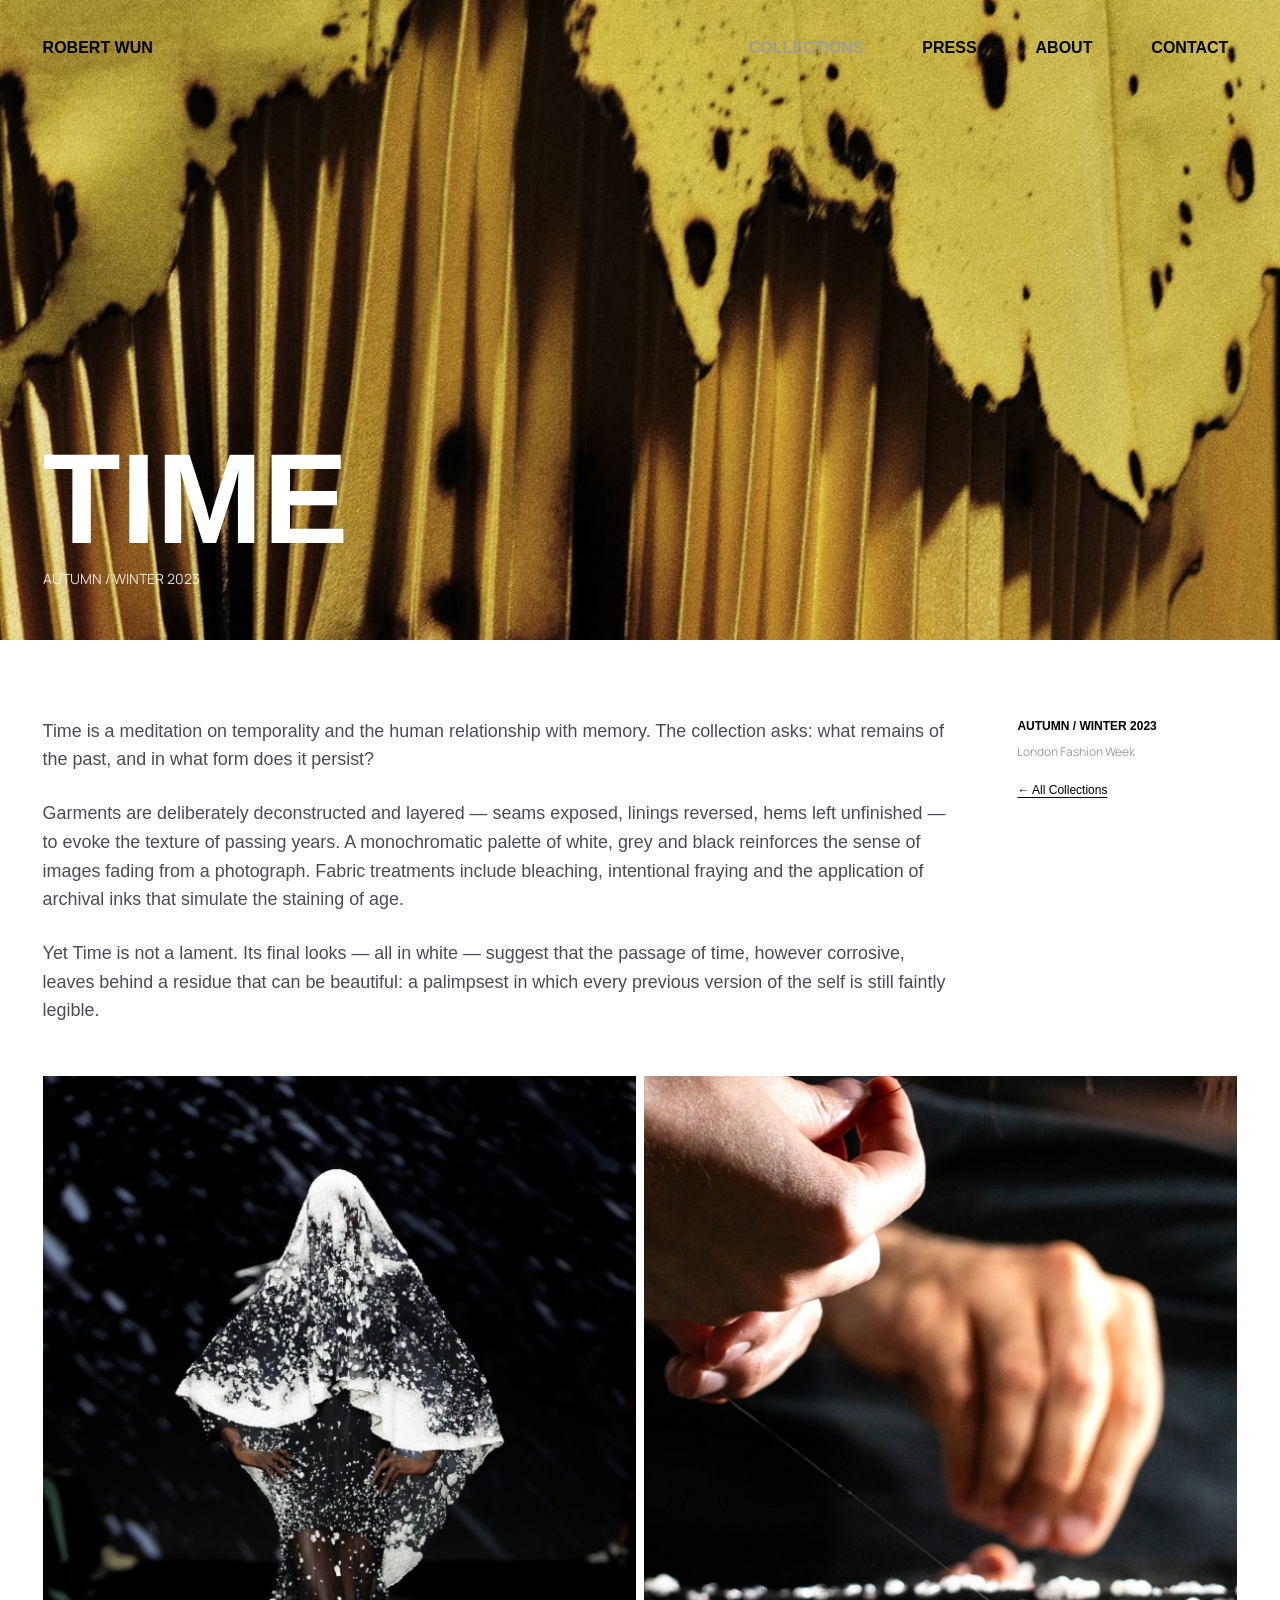
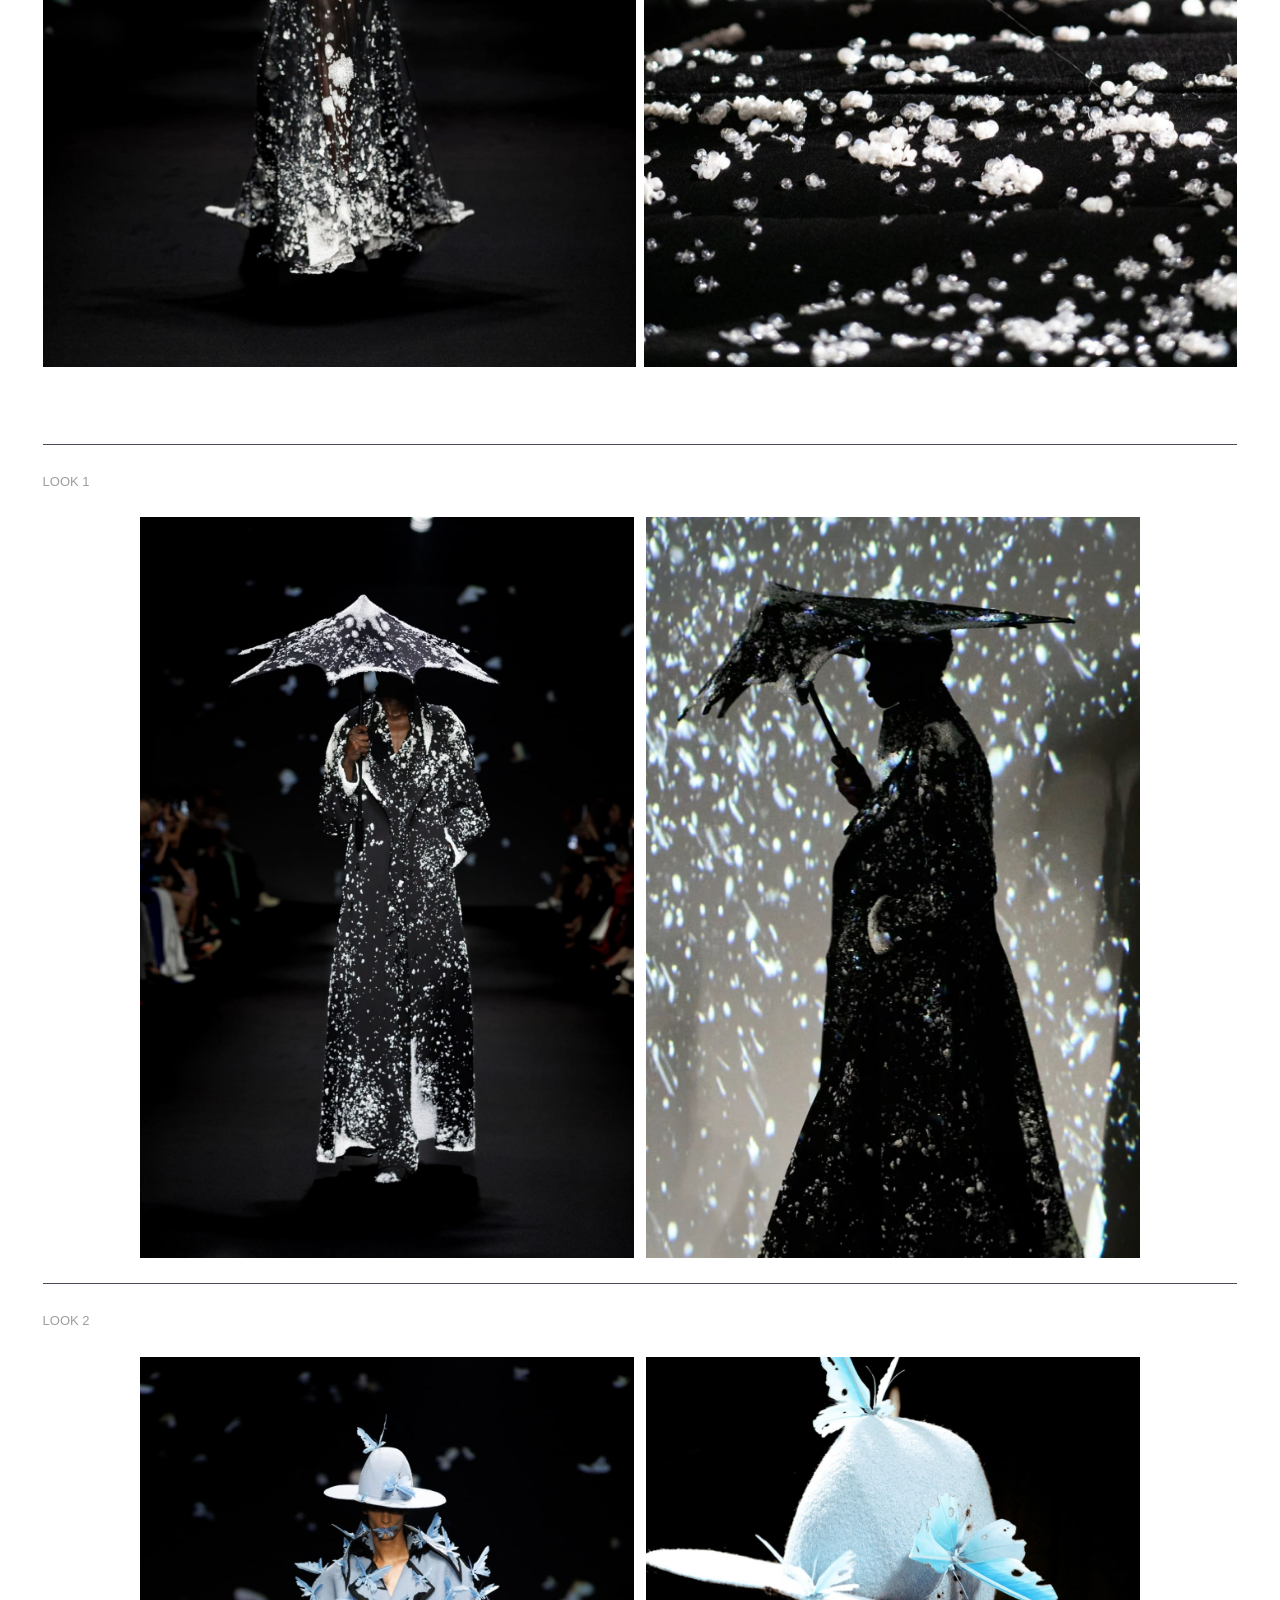
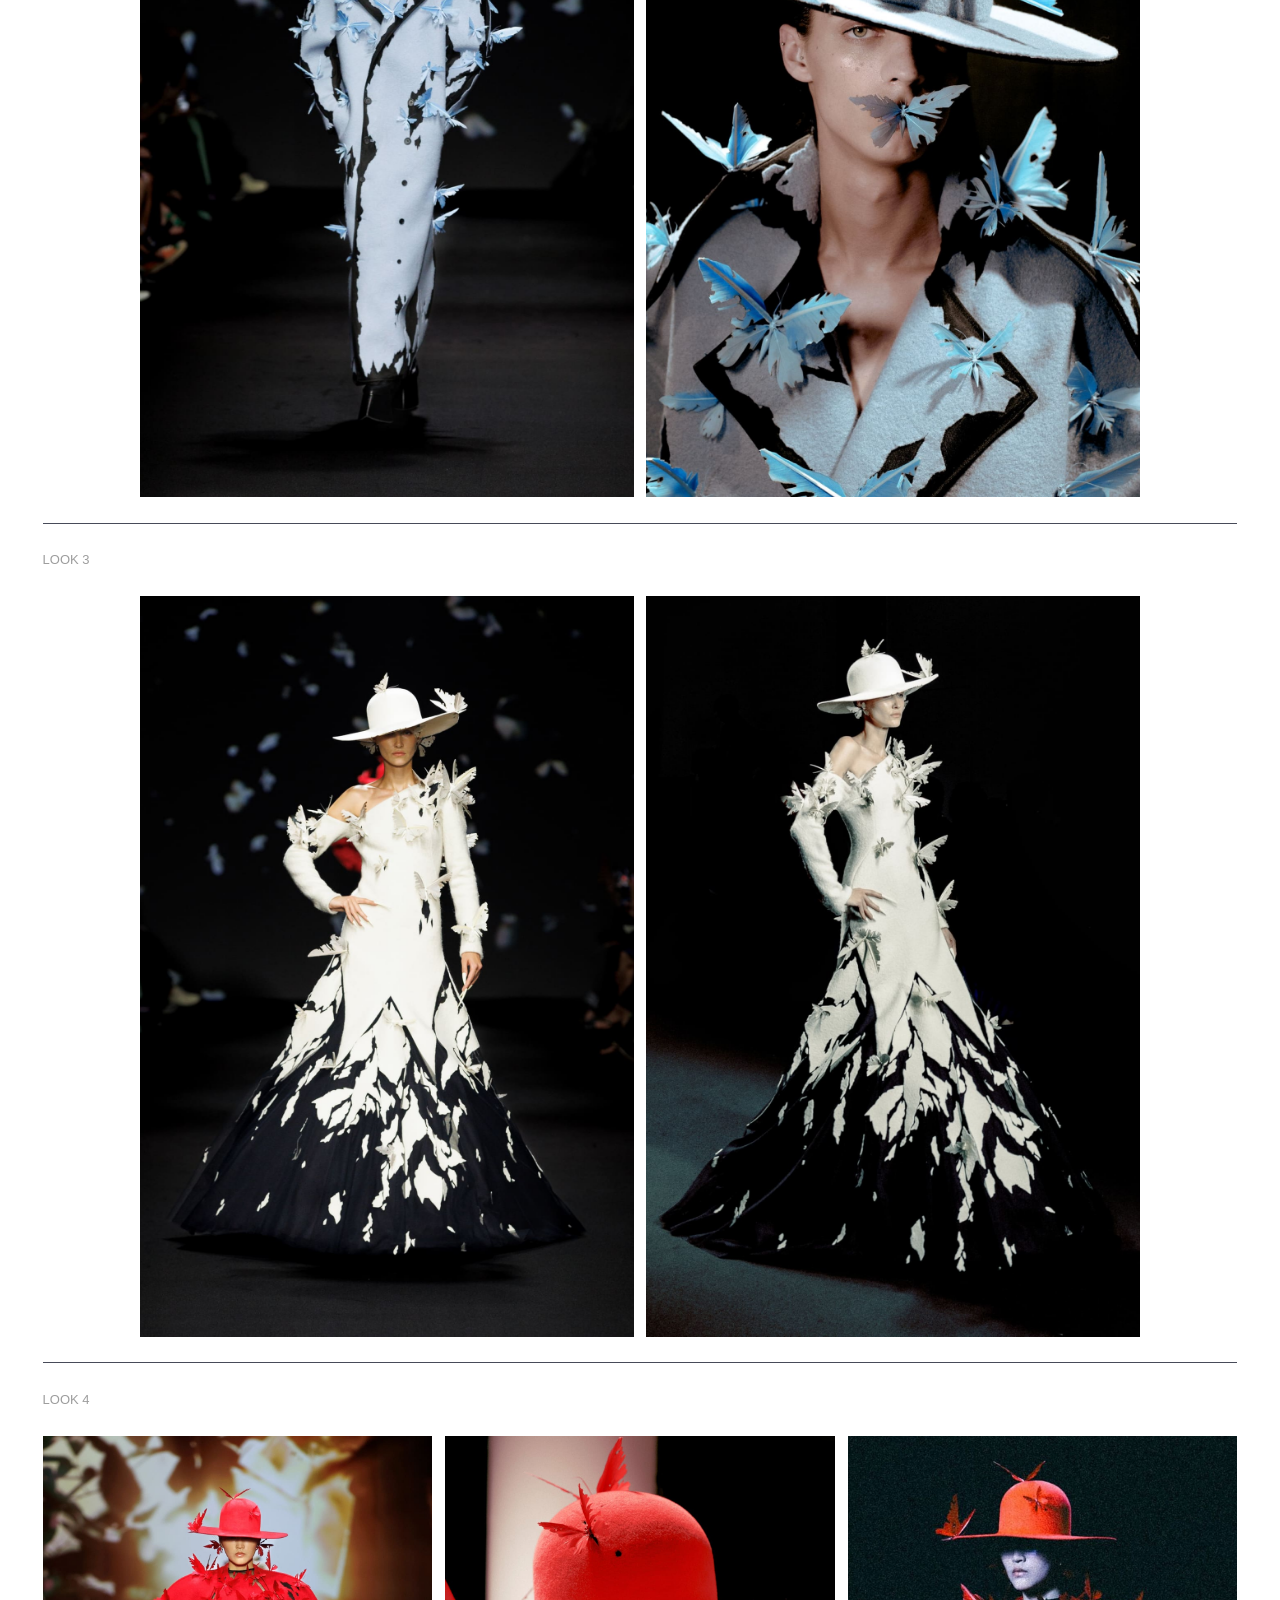
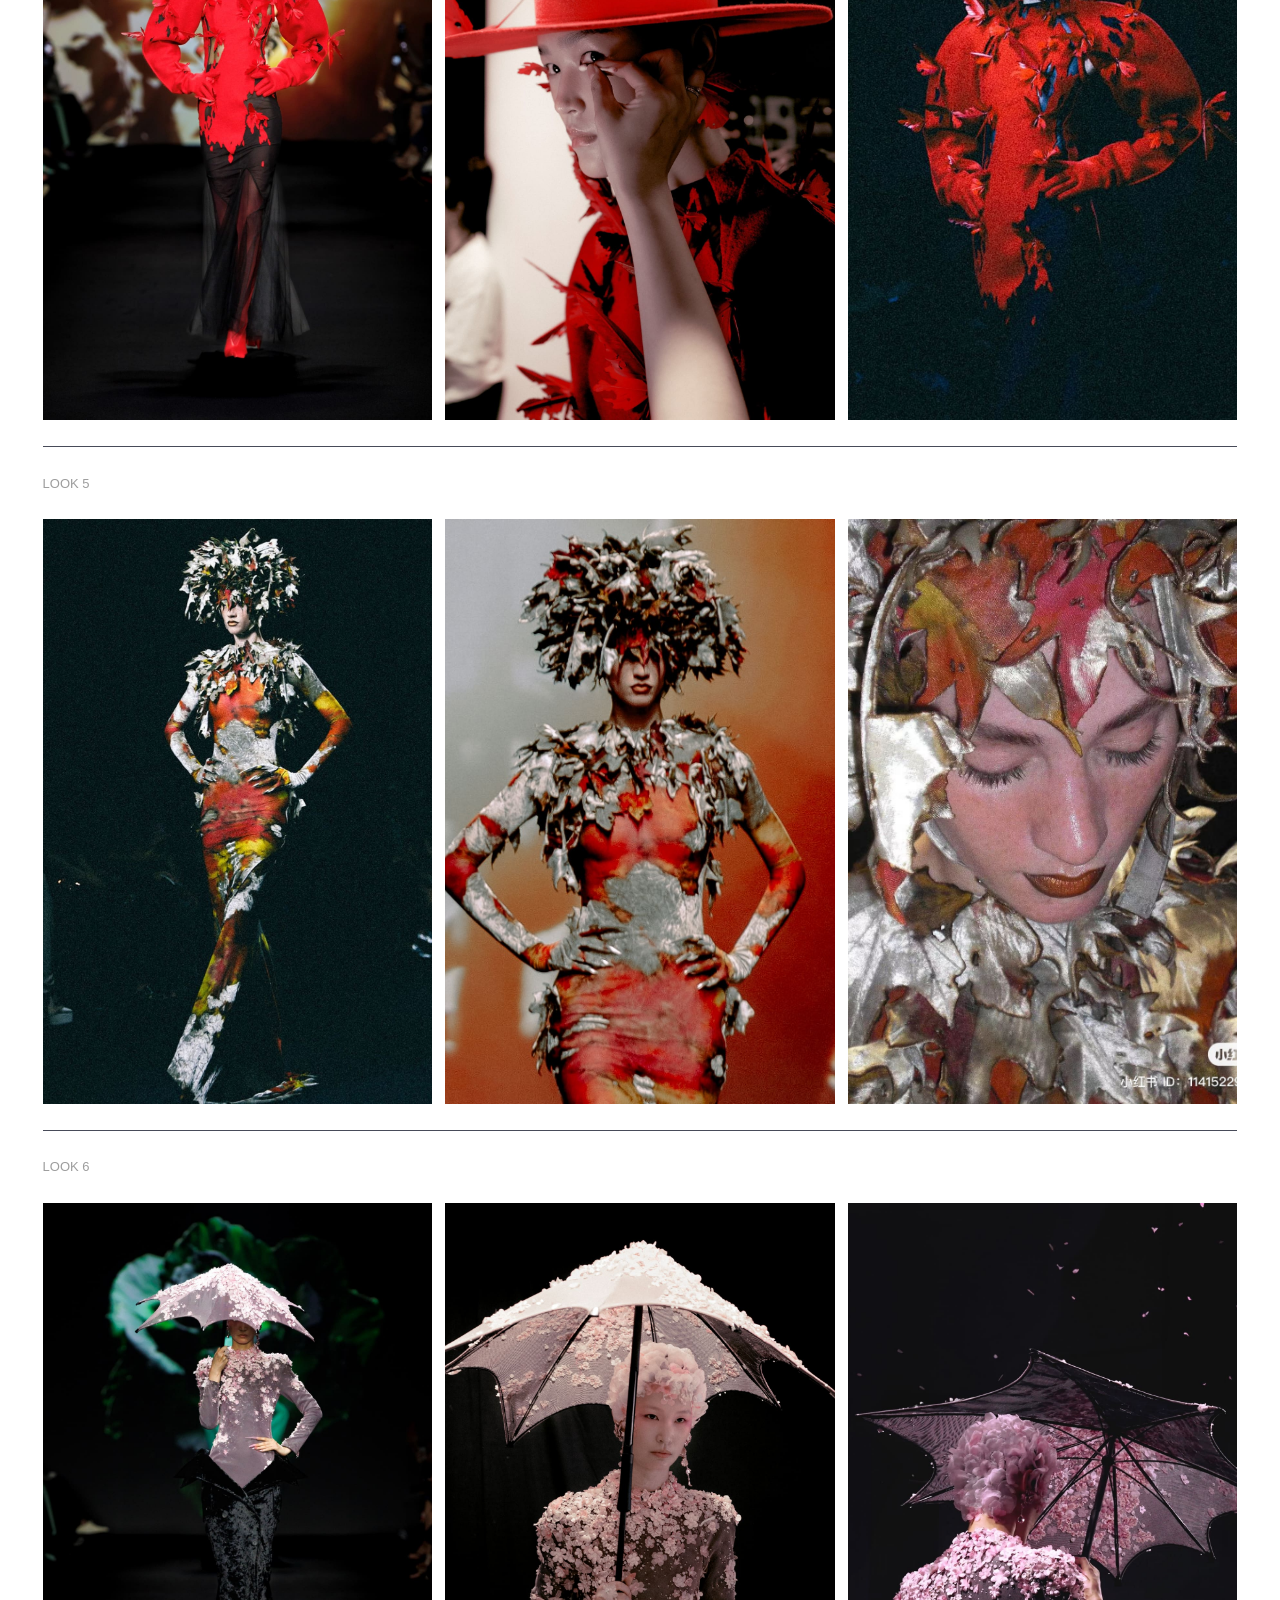
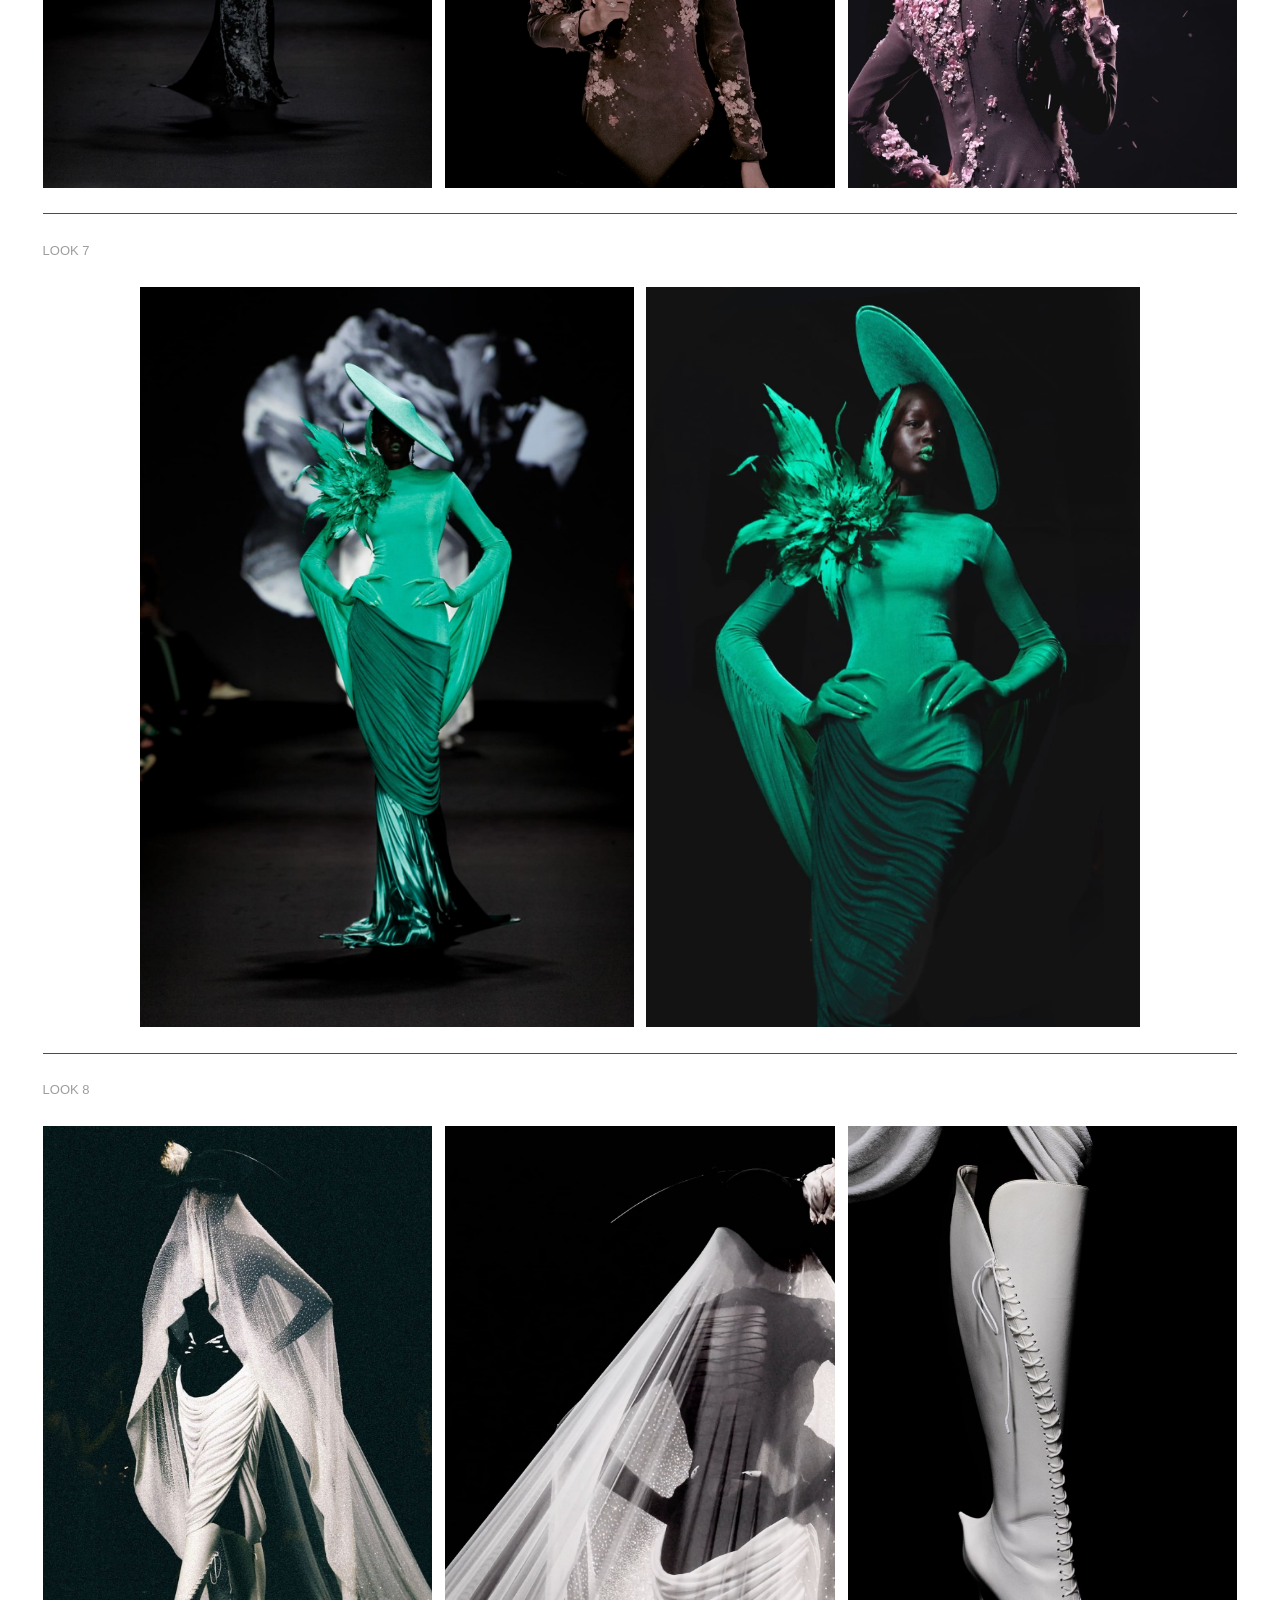
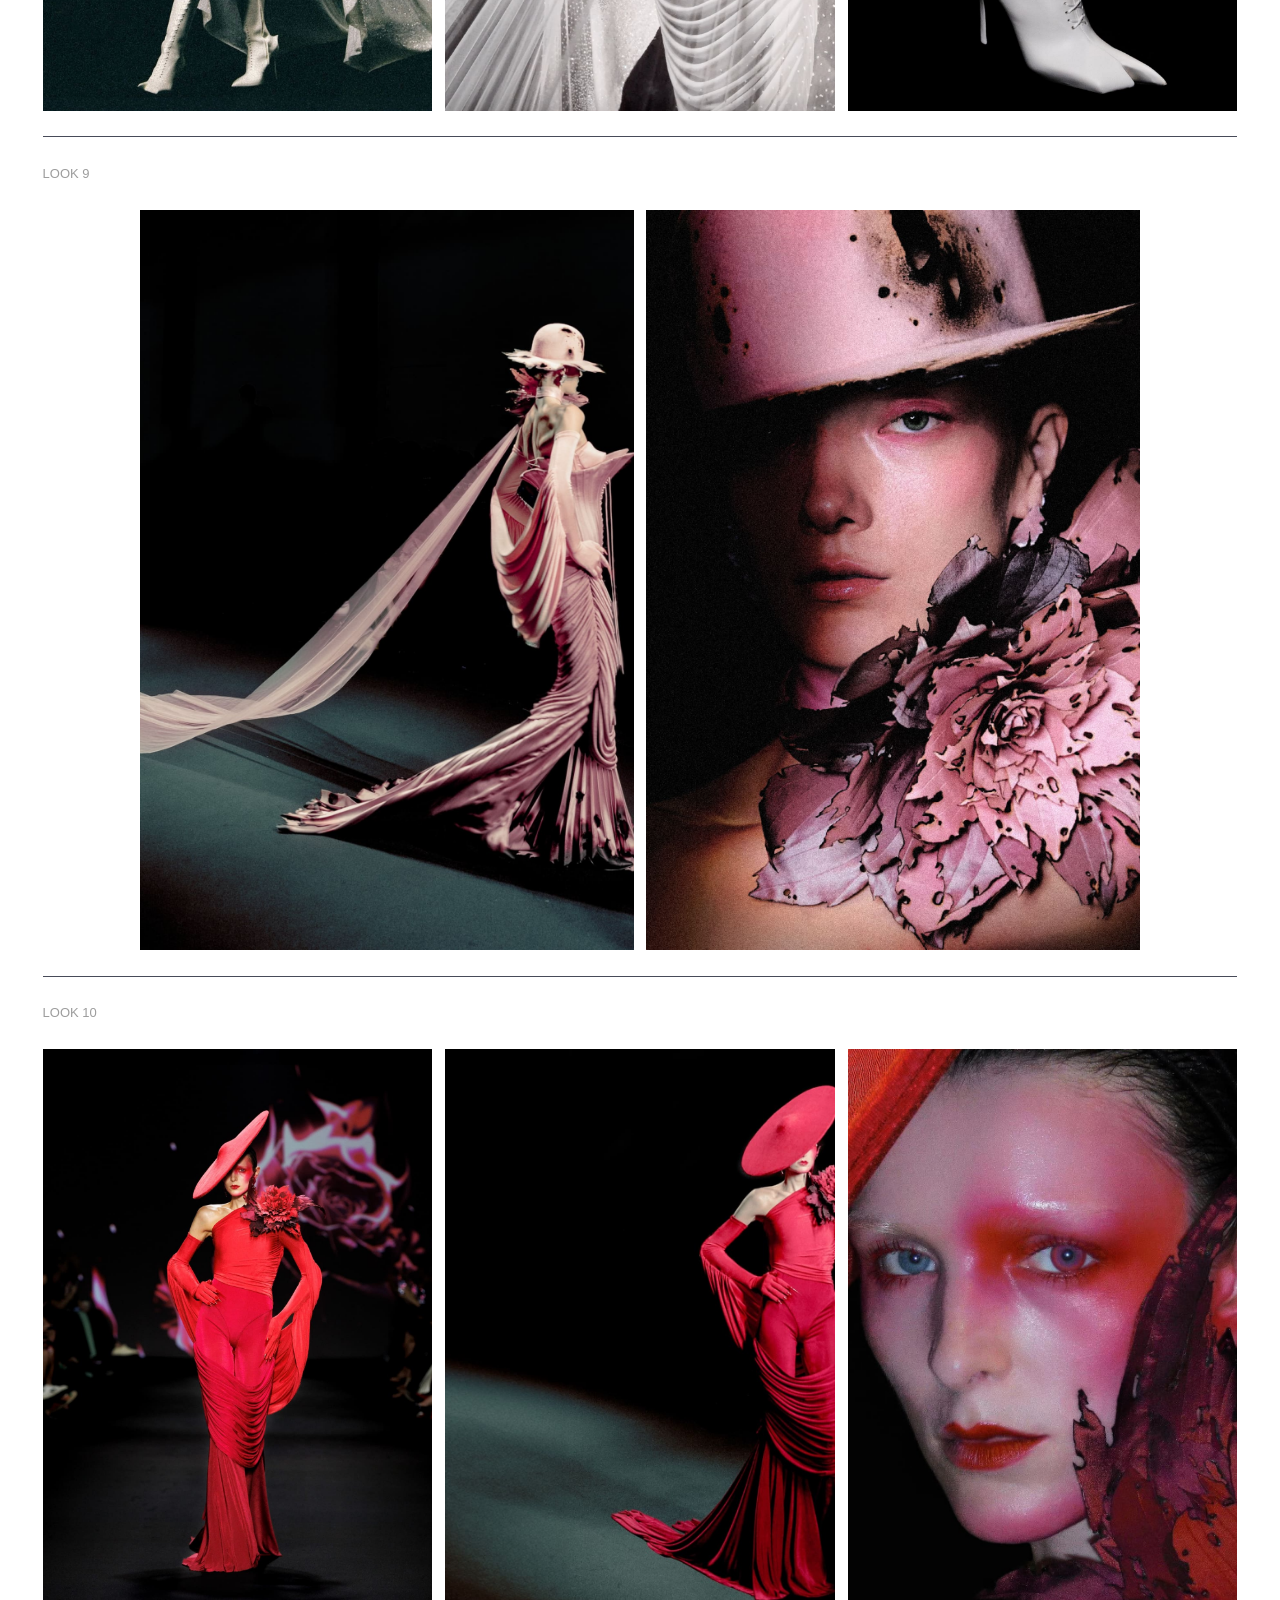
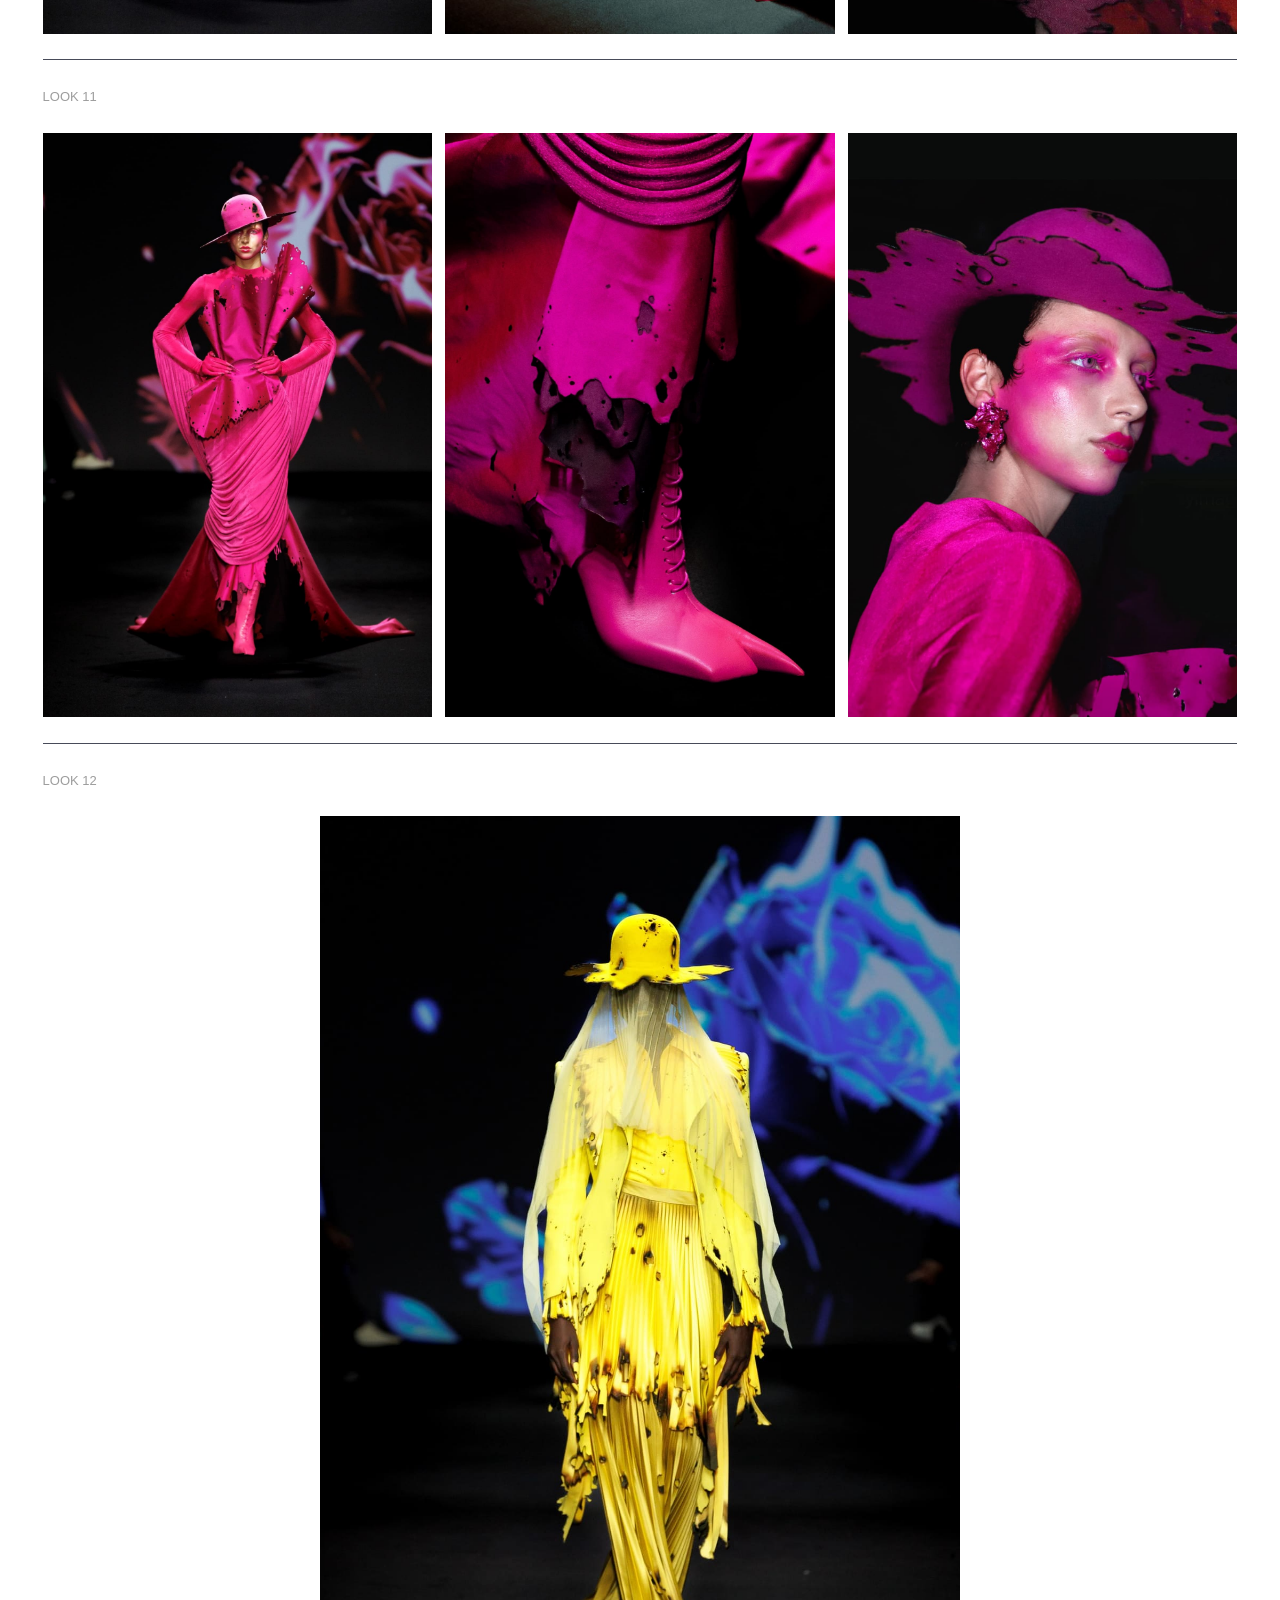
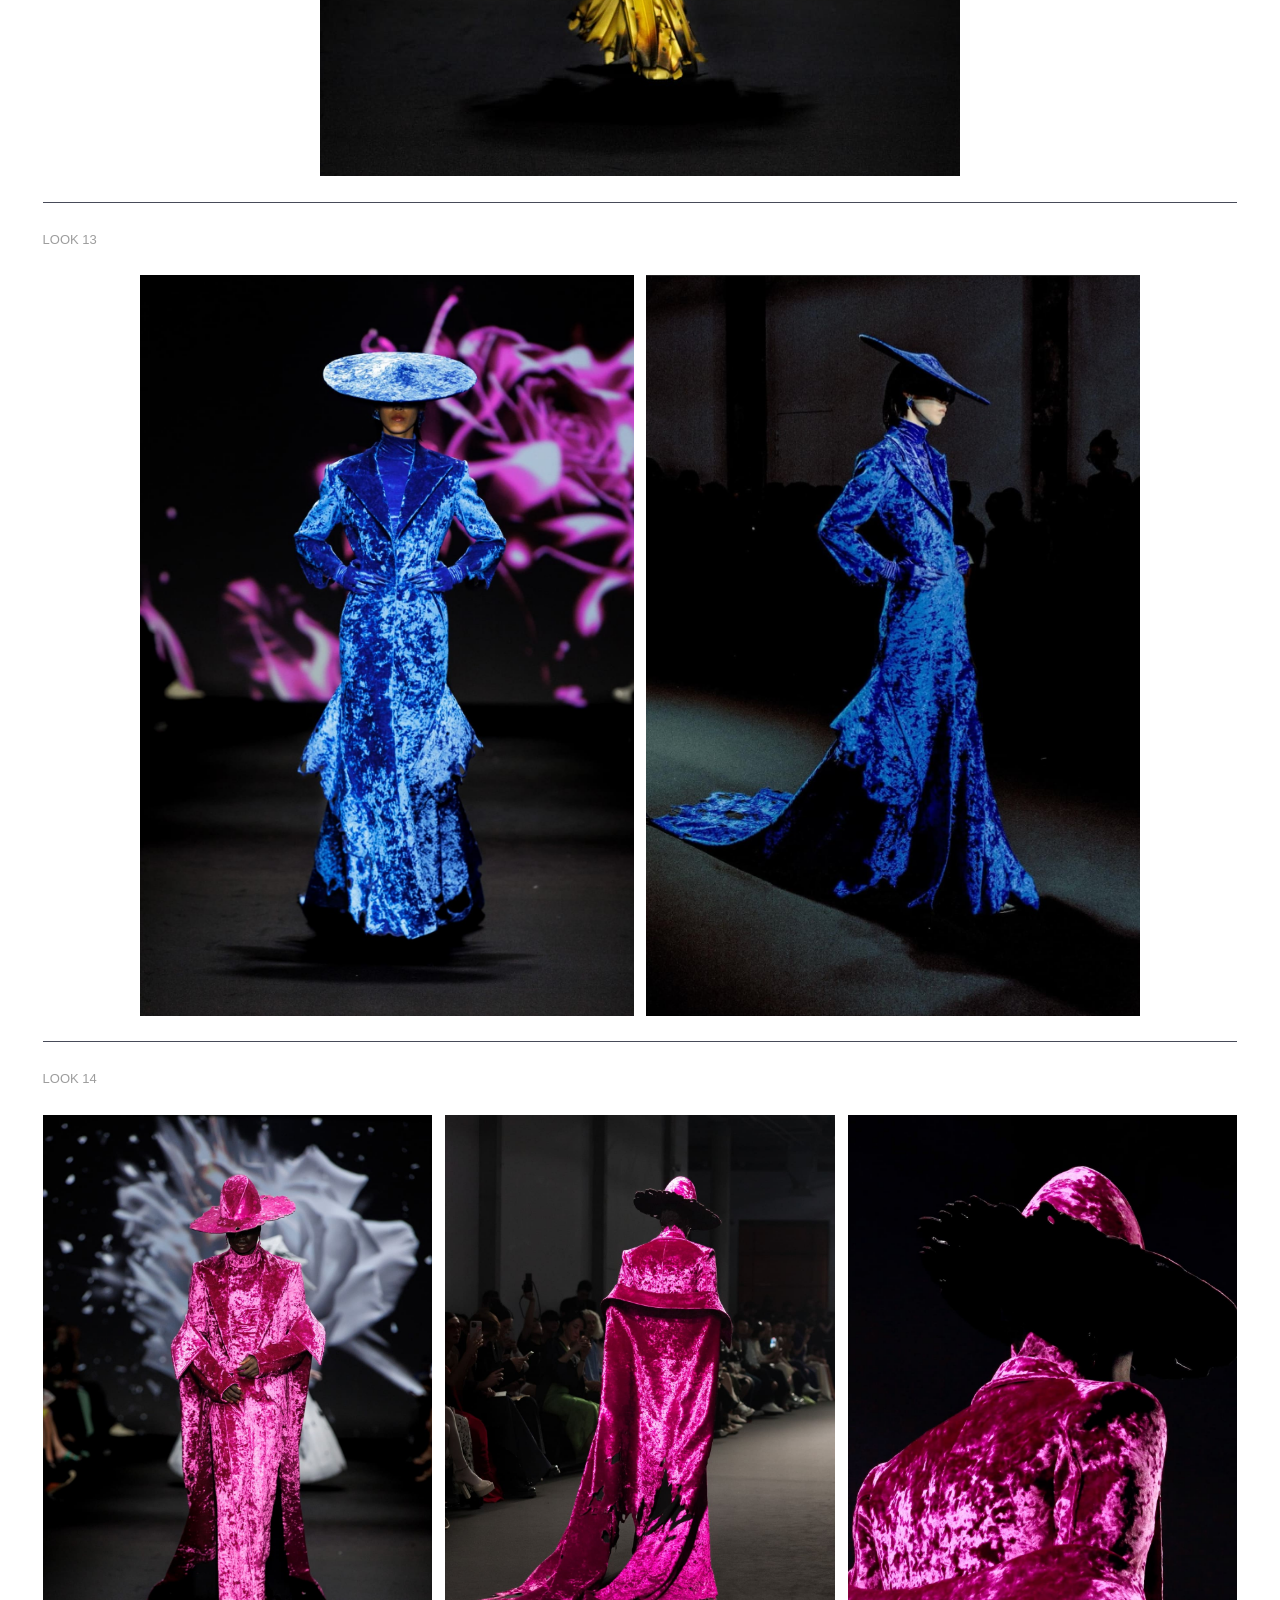
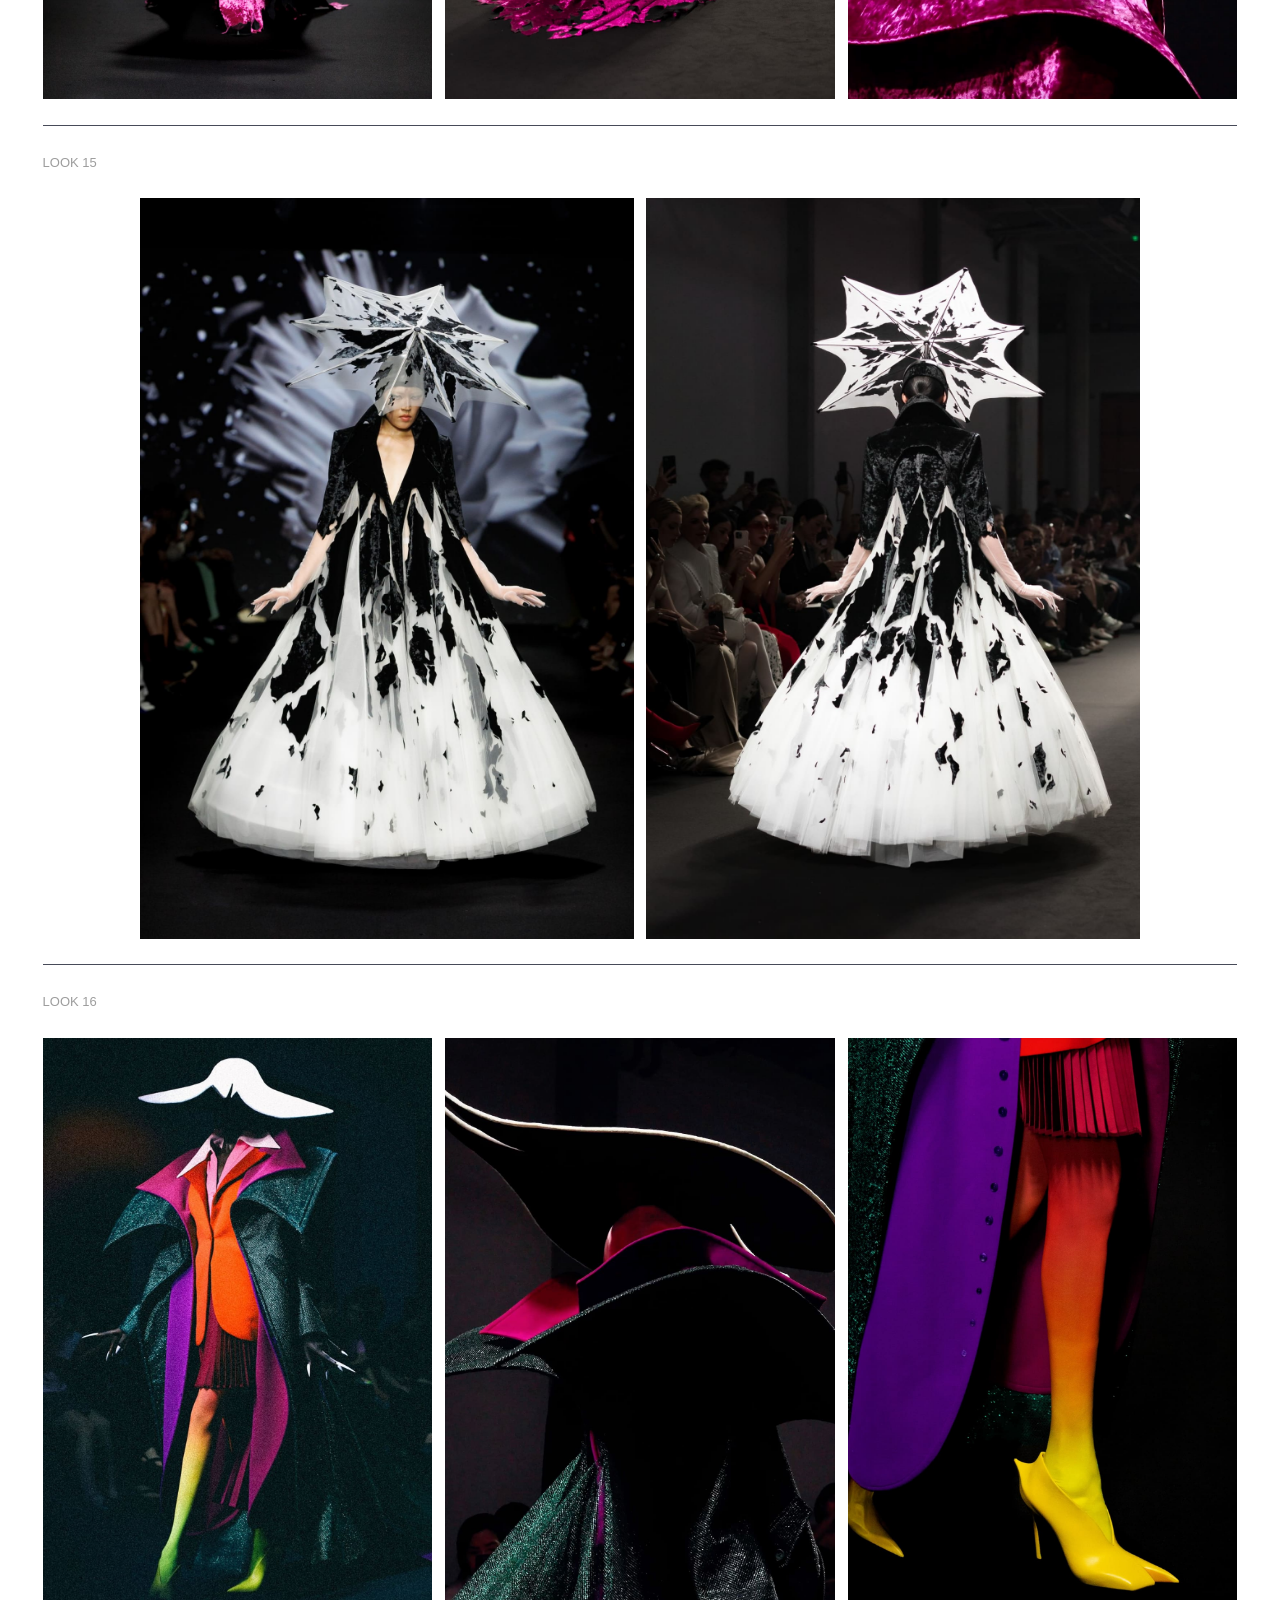
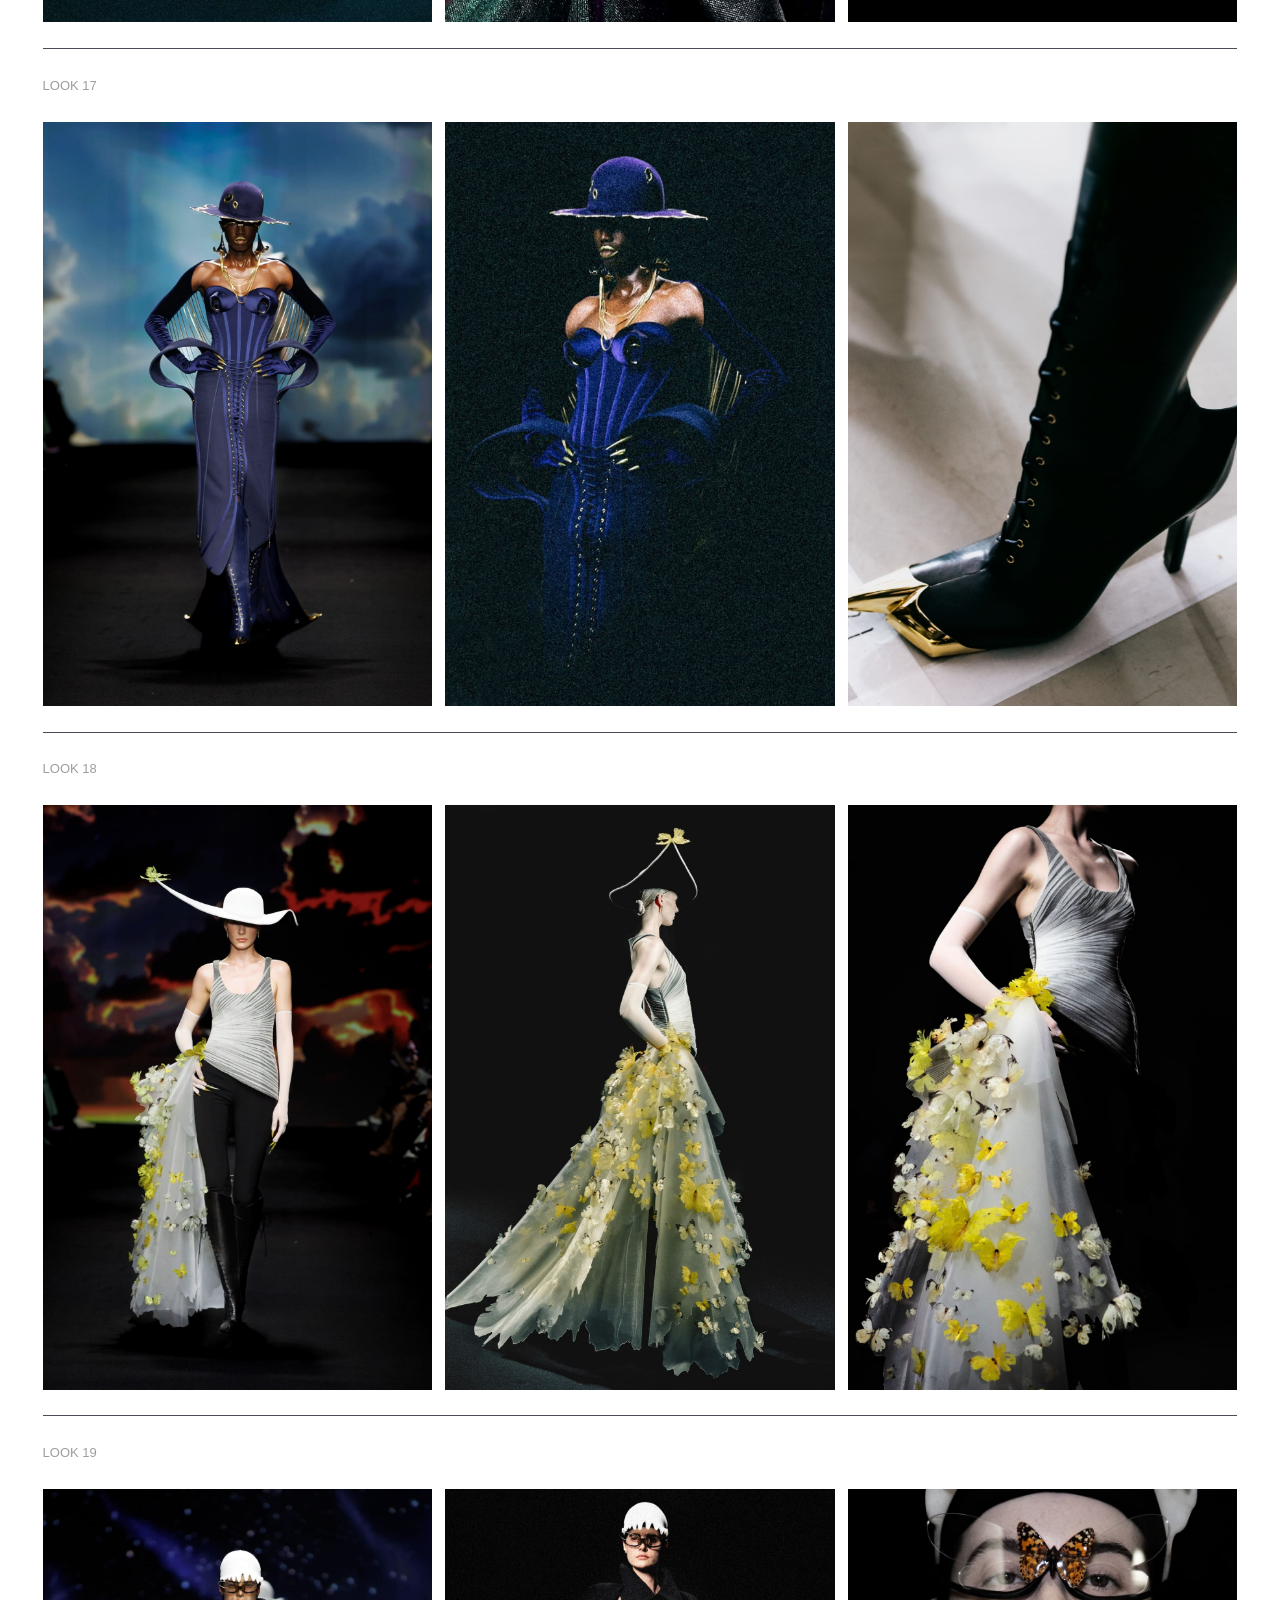
<file: collections/time.html>
<!DOCTYPE html>
<html lang="en">
<head>
  <meta charset="UTF-8" />
  <meta name="viewport" content="width=device-width, initial-scale=1.0" />
  <title>Time — Robert Wun</title>
  <link rel="preconnect" href="https://fonts.googleapis.com" />
  <link rel="preconnect" href="https://fonts.gstatic.com" crossorigin />
  <link href="https://fonts.googleapis.com/css2?family=Manrope:wght@400;700&display=swap" rel="stylesheet" />
  <link rel="stylesheet" href="../css/style.css" />
</head>
<body>

<div class="page">

  <header>
    <nav class="navbar">
      <a href="../index.html" class="navbar-left">ROBERT WUN</a>
      <button class="burger" aria-label="Menu" aria-expanded="false">
        <span></span>
        <span></span>
        <span></span>
      </button>
      <ul class="nav-links">
        <li><a href="../collections.html" class="active">COLLECTIONS</a></li>
        <li><a href="../press.html">PRESS</a></li>
        <li><a href="../about.html">ABOUT</a></li>
        <li><a href="../contact.html">CONTACT</a></li>
      </ul>
    </nav>
  </header>

  <main>

    <section class="collection-hero reveal">
      <img class="collection-hero__bg" src="../images/time/hero.jpg" alt="Time campaign">
      <div class="collection-hero__content">
        <h1 class="collection-hero__title">Time</h1>
        <p class="collection-hero__season">Autumn / Winter 2023</p>
      </div>
    </section>

    <div class="collection-main">

      <div class="collection-info reveal">
        <div class="collection-info__text">
          <p class="collection-info__text-p">
          Time is a meditation on temporality and the human relationship with memory. The collection asks: what remains of the past, and in what form does it persist?
        </p>
        <p class="collection-info__text-p">
          Garments are deliberately deconstructed and layered — seams exposed, linings reversed, hems left unfinished — to evoke the texture of passing years. A monochromatic palette of white, grey and black reinforces the sense of images fading from a photograph. Fabric treatments include bleaching, intentional fraying and the application of archival inks that simulate the staining of age.
        </p>
        <p class="collection-info__text-p">
          Yet Time is not a lament. Its final looks — all in white — suggest that the passage of time, however corrosive, leaves behind a residue that can be beautiful: a palimpsest in which every previous version of the self is still faintly legible.
          </p>
        </div>

        <div class="collection-info__aside">
          <p class="collection-info__season">Autumn / Winter 2023</p>
          <p class="collection-info__year">London Fashion Week</p>
          <a href="../collections.html" class="collection-back-link">&larr; All Collections</a>
        </div>
      </div>

      <div class="collection-intro reveal" style="grid-template-columns: repeat(2, 1fr);">
        <img src="../images/time/intro-1.jpg" alt="Time — featured look 1">
        <img src="../images/time/intro-2.jpg" alt="Time — featured look 2">
      </div>

      <div class="collection-looks">
    <div class="collection-look">
      <div class="collection-look__header">
        <span class="collection-look__number">Look 1</span>
      </div>
      <div class="collection-look__images collection-look__images--2">
        <img class="collection-look__img" src="../images/time/look-01a.jpg" alt="Time — Look 1, image 1">
        <img class="collection-look__img" src="../images/time/look-01b.jpg" alt="Time — Look 1, image 2">
      </div>
    </div>

    <div class="collection-look">
      <div class="collection-look__header">
        <span class="collection-look__number">Look 2</span>
      </div>
      <div class="collection-look__images collection-look__images--2">
        <img class="collection-look__img" src="../images/time/look-02a.jpg" alt="Time — Look 2, image 1">
        <img class="collection-look__img" src="../images/time/look-02b.jpg" alt="Time — Look 2, image 2">
      </div>
    </div>

    <div class="collection-look">
      <div class="collection-look__header">
        <span class="collection-look__number">Look 3</span>
      </div>
      <div class="collection-look__images collection-look__images--2">
        <img class="collection-look__img" src="../images/time/look-03a.jpg" alt="Time — Look 3, image 1">
        <img class="collection-look__img" src="../images/time/look-03b.jpg" alt="Time — Look 3, image 2">
      </div>
    </div>

    <div class="collection-look">
      <div class="collection-look__header">
        <span class="collection-look__number">Look 4</span>
      </div>
      <div class="collection-look__images collection-look__images--3">
        <img class="collection-look__img" src="../images/time/look-04a.jpg" alt="Time — Look 4, image 1">
        <img class="collection-look__img" src="../images/time/look-04b.jpg" alt="Time — Look 4, image 2">
        <img class="collection-look__img" src="../images/time/look-04c.jpg" alt="Time — Look 4, image 3">
      </div>
    </div>

    <div class="collection-look">
      <div class="collection-look__header">
        <span class="collection-look__number">Look 5</span>
      </div>
      <div class="collection-look__images collection-look__images--3">
        <img class="collection-look__img" src="../images/time/look-05a.jpg" alt="Time — Look 5, image 1">
        <img class="collection-look__img" src="../images/time/look-05b.jpg" alt="Time — Look 5, image 2">
        <img class="collection-look__img" src="../images/time/look-05c.jpg" alt="Time — Look 5, image 3">
      </div>
    </div>

    <div class="collection-look">
      <div class="collection-look__header">
        <span class="collection-look__number">Look 6</span>
      </div>
      <div class="collection-look__images collection-look__images--3">
        <img class="collection-look__img" src="../images/time/look-06a.jpg" alt="Time — Look 6, image 1">
        <img class="collection-look__img" src="../images/time/look-06b.jpg" alt="Time — Look 6, image 2">
        <img class="collection-look__img" src="../images/time/look-06c.jpg" alt="Time — Look 6, image 3">
      </div>
    </div>

    <div class="collection-look">
      <div class="collection-look__header">
        <span class="collection-look__number">Look 7</span>
      </div>
      <div class="collection-look__images collection-look__images--2">
        <img class="collection-look__img" src="../images/time/look-07a.jpg" alt="Time — Look 7, image 1">
        <img class="collection-look__img" src="../images/time/look-07b.jpg" alt="Time — Look 7, image 2">
      </div>
    </div>

    <div class="collection-look">
      <div class="collection-look__header">
        <span class="collection-look__number">Look 8</span>
      </div>
      <div class="collection-look__images collection-look__images--3">
        <img class="collection-look__img" src="../images/time/look-08a.jpg" alt="Time — Look 8, image 1">
        <img class="collection-look__img" src="../images/time/look-08b.jpg" alt="Time — Look 8, image 2">
        <img class="collection-look__img" src="../images/time/look-08c.jpg" alt="Time — Look 8, image 3">
      </div>
    </div>

    <div class="collection-look">
      <div class="collection-look__header">
        <span class="collection-look__number">Look 9</span>
      </div>
      <div class="collection-look__images collection-look__images--2">
        <img class="collection-look__img" src="../images/time/look-09a.jpg" alt="Time — Look 9, image 1">
        <img class="collection-look__img" src="../images/time/look-09b.jpg" alt="Time — Look 9, image 2">
      </div>
    </div>

    <div class="collection-look">
      <div class="collection-look__header">
        <span class="collection-look__number">Look 10</span>
      </div>
      <div class="collection-look__images collection-look__images--3">
        <img class="collection-look__img" src="../images/time/look-10a.jpg" alt="Time — Look 10, image 1">
        <img class="collection-look__img" src="../images/time/look-10b.jpg" alt="Time — Look 10, image 2">
        <img class="collection-look__img" src="../images/time/look-10c.jpg" alt="Time — Look 10, image 3">
      </div>
    </div>

    <div class="collection-look">
      <div class="collection-look__header">
        <span class="collection-look__number">Look 11</span>
      </div>
      <div class="collection-look__images collection-look__images--3">
        <img class="collection-look__img" src="../images/time/look-11a.jpg" alt="Time — Look 11, image 1">
        <img class="collection-look__img" src="../images/time/look-11b.jpg" alt="Time — Look 11, image 2">
        <img class="collection-look__img" src="../images/time/look-11c.jpg" alt="Time — Look 11, image 3">
      </div>
    </div>

    <div class="collection-look">
      <div class="collection-look__header">
        <span class="collection-look__number">Look 12</span>
      </div>
      <div class="collection-look__images">
        <img class="collection-look__img" src="../images/time/look-12.jpg" alt="Time — Look 12">
      </div>
    </div>

    <div class="collection-look">
      <div class="collection-look__header">
        <span class="collection-look__number">Look 13</span>
      </div>
      <div class="collection-look__images collection-look__images--2">
        <img class="collection-look__img" src="../images/time/look-13a.jpg" alt="Time — Look 13, image 1">
        <img class="collection-look__img" src="../images/time/look-13b.jpg" alt="Time — Look 13, image 2">
      </div>
    </div>

    <div class="collection-look">
      <div class="collection-look__header">
        <span class="collection-look__number">Look 14</span>
      </div>
      <div class="collection-look__images collection-look__images--3">
        <img class="collection-look__img" src="../images/time/look-14a.jpg" alt="Time — Look 14, image 1">
        <img class="collection-look__img" src="../images/time/look-14b.jpg" alt="Time — Look 14, image 2">
        <img class="collection-look__img" src="../images/time/look-14c.jpg" alt="Time — Look 14, image 3">
      </div>
    </div>

    <div class="collection-look">
      <div class="collection-look__header">
        <span class="collection-look__number">Look 15</span>
      </div>
      <div class="collection-look__images collection-look__images--2">
        <img class="collection-look__img" src="../images/time/look-15a.jpg" alt="Time — Look 15, image 1">
        <img class="collection-look__img" src="../images/time/look-15b.jpg" alt="Time — Look 15, image 2">
      </div>
    </div>

    <div class="collection-look">
      <div class="collection-look__header">
        <span class="collection-look__number">Look 16</span>
      </div>
      <div class="collection-look__images collection-look__images--3">
        <img class="collection-look__img" src="../images/time/look-16a.jpg" alt="Time — Look 16, image 1">
        <img class="collection-look__img" src="../images/time/look-16b.jpg" alt="Time — Look 16, image 2">
        <img class="collection-look__img" src="../images/time/look-16c.jpg" alt="Time — Look 16, image 3">
      </div>
    </div>

    <div class="collection-look">
      <div class="collection-look__header">
        <span class="collection-look__number">Look 17</span>
      </div>
      <div class="collection-look__images collection-look__images--3">
        <img class="collection-look__img" src="../images/time/look-17a.jpg" alt="Time — Look 17, image 1">
        <img class="collection-look__img" src="../images/time/look-17b.jpg" alt="Time — Look 17, image 2">
        <img class="collection-look__img" src="../images/time/look-17c.jpg" alt="Time — Look 17, image 3">
      </div>
    </div>

    <div class="collection-look">
      <div class="collection-look__header">
        <span class="collection-look__number">Look 18</span>
      </div>
      <div class="collection-look__images collection-look__images--3">
        <img class="collection-look__img" src="../images/time/look-18a.jpg" alt="Time — Look 18, image 1">
        <img class="collection-look__img" src="../images/time/look-18b.jpg" alt="Time — Look 18, image 2">
        <img class="collection-look__img" src="../images/time/look-18c.jpg" alt="Time — Look 18, image 3">
      </div>
    </div>

    <div class="collection-look">
      <div class="collection-look__header">
        <span class="collection-look__number">Look 19</span>
      </div>
      <div class="collection-look__images collection-look__images--3">
        <img class="collection-look__img" src="../images/time/look-19a.jpg" alt="Time — Look 19, image 1">
        <img class="collection-look__img" src="../images/time/look-19b.jpg" alt="Time — Look 19, image 2">
        <img class="collection-look__img" src="../images/time/look-19c.jpg" alt="Time — Look 19, image 3">
      </div>
    </div>

    <div class="collection-look">
      <div class="collection-look__header">
        <span class="collection-look__number">Look 20</span>
      </div>
      <div class="collection-look__images collection-look__images--3">
        <img class="collection-look__img" src="../images/time/look-20a.jpg" alt="Time — Look 20, image 1">
        <img class="collection-look__img" src="../images/time/look-20b.jpg" alt="Time — Look 20, image 2">
        <img class="collection-look__img" src="../images/time/look-20c.jpg" alt="Time — Look 20, image 3">
      </div>
    </div>

    <div class="collection-look">
      <div class="collection-look__header">
        <span class="collection-look__number">Look 21</span>
      </div>
      <div class="collection-look__images collection-look__images--3">
        <img class="collection-look__img" src="../images/time/look-21a.jpg" alt="Time — Look 21, image 1">
        <img class="collection-look__img" src="../images/time/look-21b.jpg" alt="Time — Look 21, image 2">
        <img class="collection-look__img" src="../images/time/look-21c.jpg" alt="Time — Look 21, image 3">
      </div>
    </div>

    <div class="collection-look">
      <div class="collection-look__header">
        <span class="collection-look__number">Look 22</span>
      </div>
      <div class="collection-look__images collection-look__images--3">
        <img class="collection-look__img" src="../images/time/look-22a.jpg" alt="Time — Look 22, image 1">
        <img class="collection-look__img" src="../images/time/look-22b.jpg" alt="Time — Look 22, image 2">
        <img class="collection-look__img" src="../images/time/look-22c.jpg" alt="Time — Look 22, image 3">
      </div>
    </div>

    <div class="collection-look">
      <div class="collection-look__header">
        <span class="collection-look__number">Look 23</span>
      </div>
      <div class="collection-look__images collection-look__images--3">
        <img class="collection-look__img" src="../images/time/look-23a.jpg" alt="Time — Look 23, image 1">
        <img class="collection-look__img" src="../images/time/look-23b.jpg" alt="Time — Look 23, image 2">
        <img class="collection-look__img" src="../images/time/look-23c.jpg" alt="Time — Look 23, image 3">
      </div>
    </div>

    <div class="collection-look">
      <div class="collection-look__header">
        <span class="collection-look__number">Look 24</span>
      </div>
      <div class="collection-look__images collection-look__images--4">
        <img class="collection-look__img" src="../images/time/look-24a.jpg" alt="Time — Look 24, image 1">
        <img class="collection-look__img" src="../images/time/look-24b.jpg" alt="Time — Look 24, image 2">
        <img class="collection-look__img" src="../images/time/look-24c.jpg" alt="Time — Look 24, image 3">
        <img class="collection-look__img" src="../images/time/look-24d.jpg" alt="Time — Look 24, image 4">
      </div>
    </div>
      </div>

    </div>

  </main>

  <footer class="reveal">
    <div class="footer-text">
      <span>ROBERT WUN</span>
      <span>LONDON-PARIS</span>
      <span>HAUTE-COUTURE</span>
      <span>&copy; 2026 L&eacute;a Tramati</span>
    </div>
  </footer>

</div>

<script src="../js/main.js" defer></script>

</body>
</html>
</file>
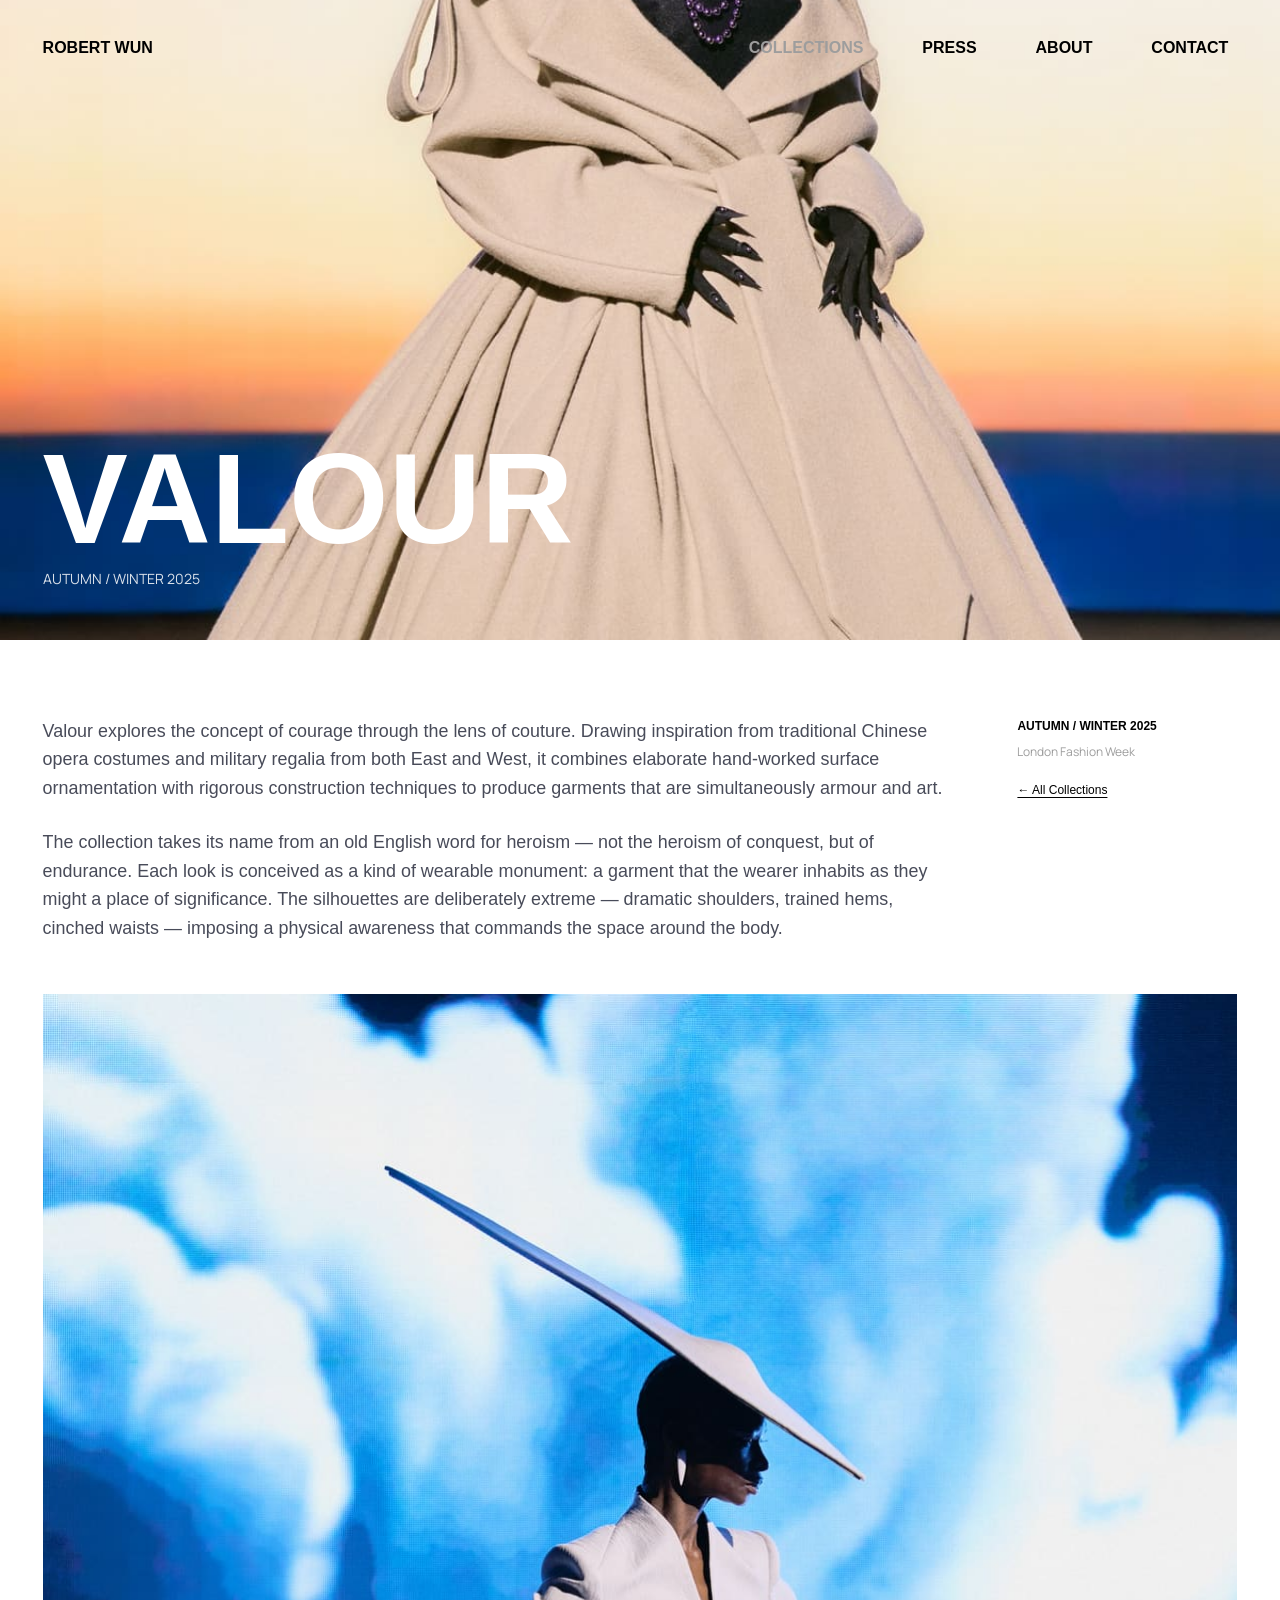
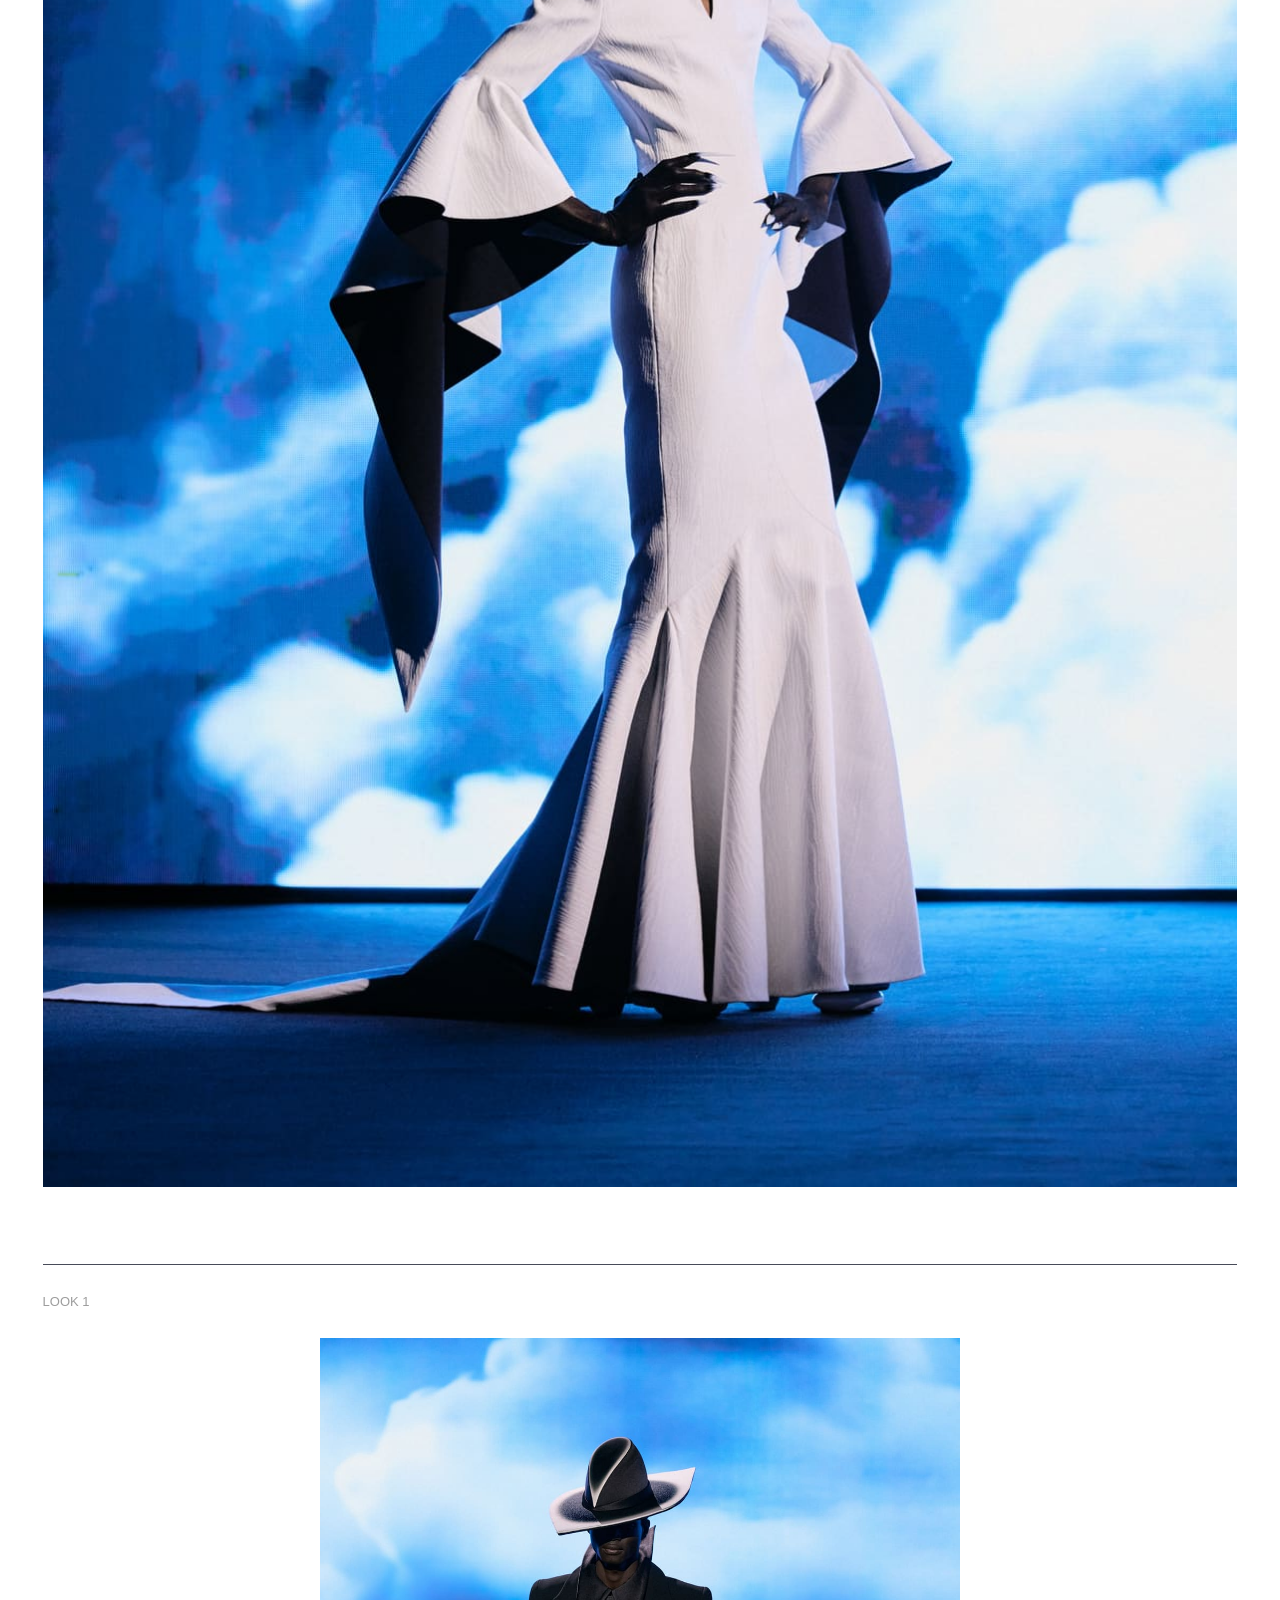
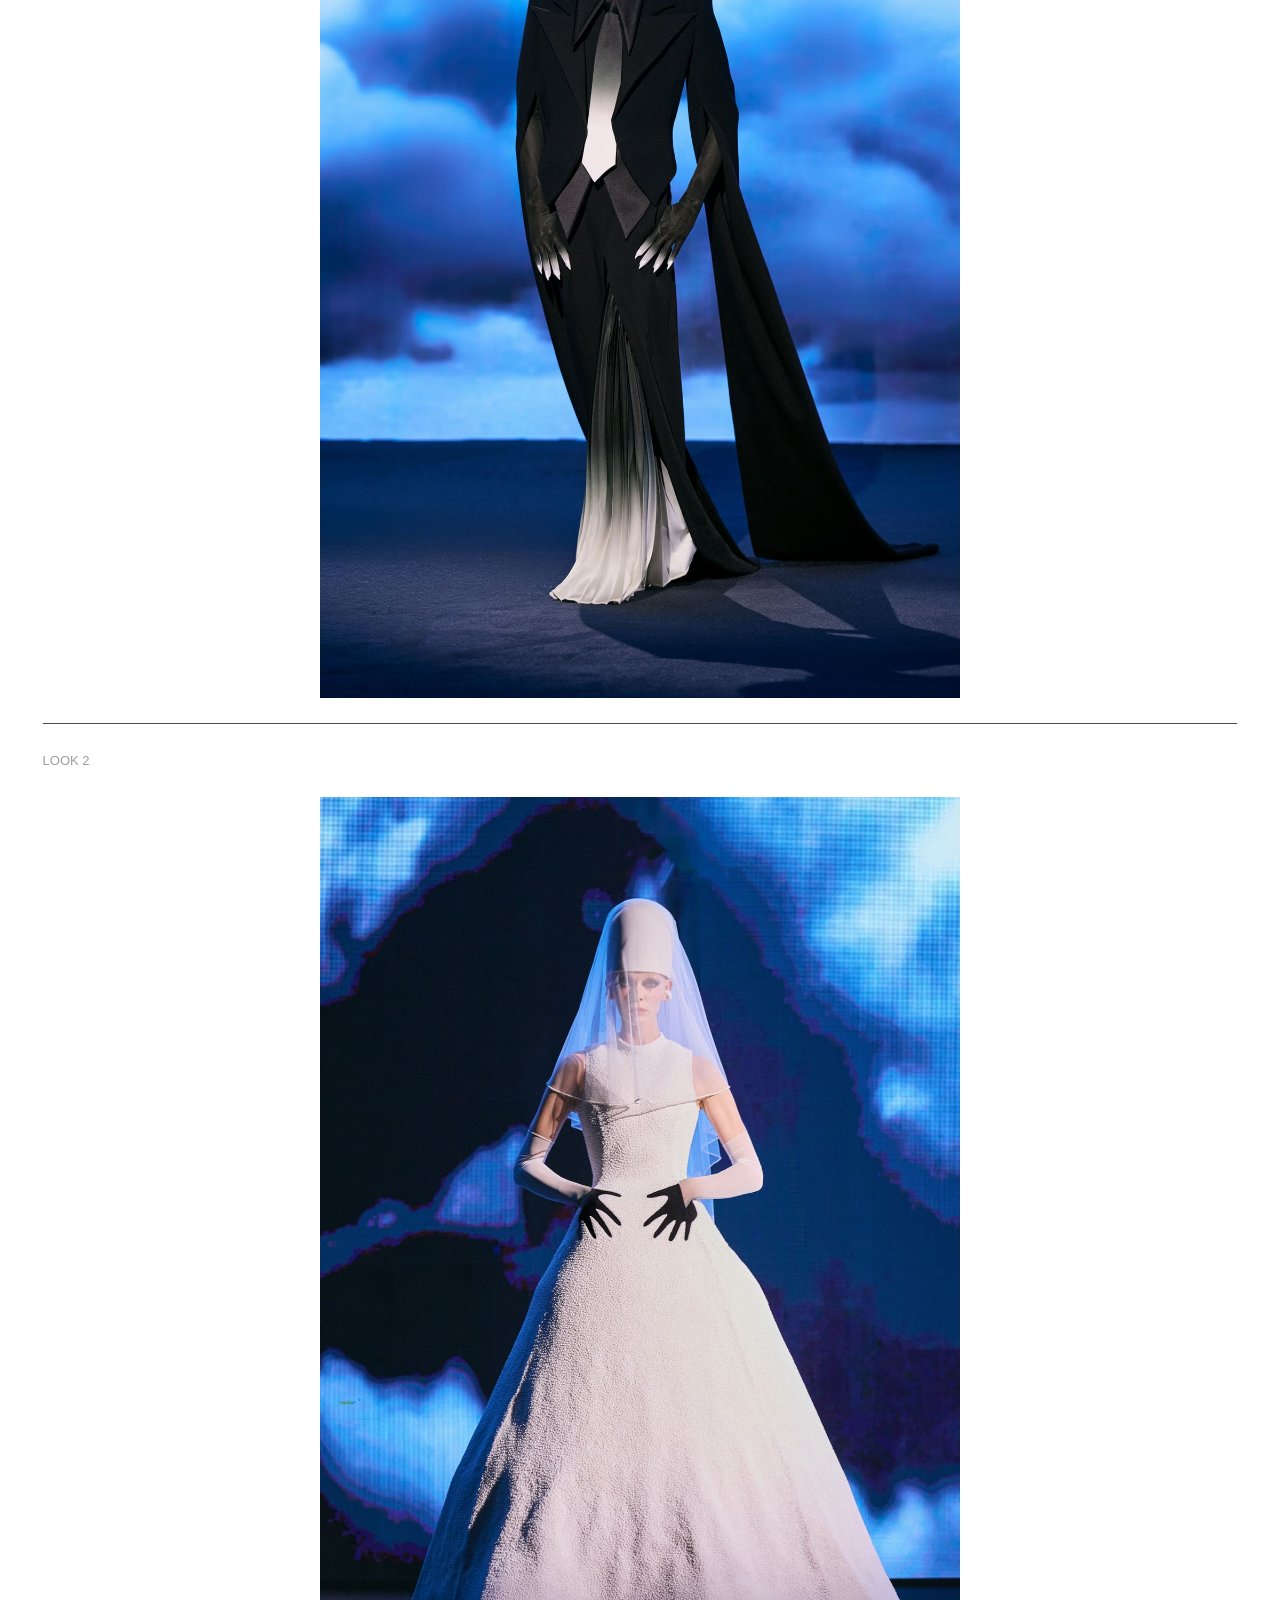
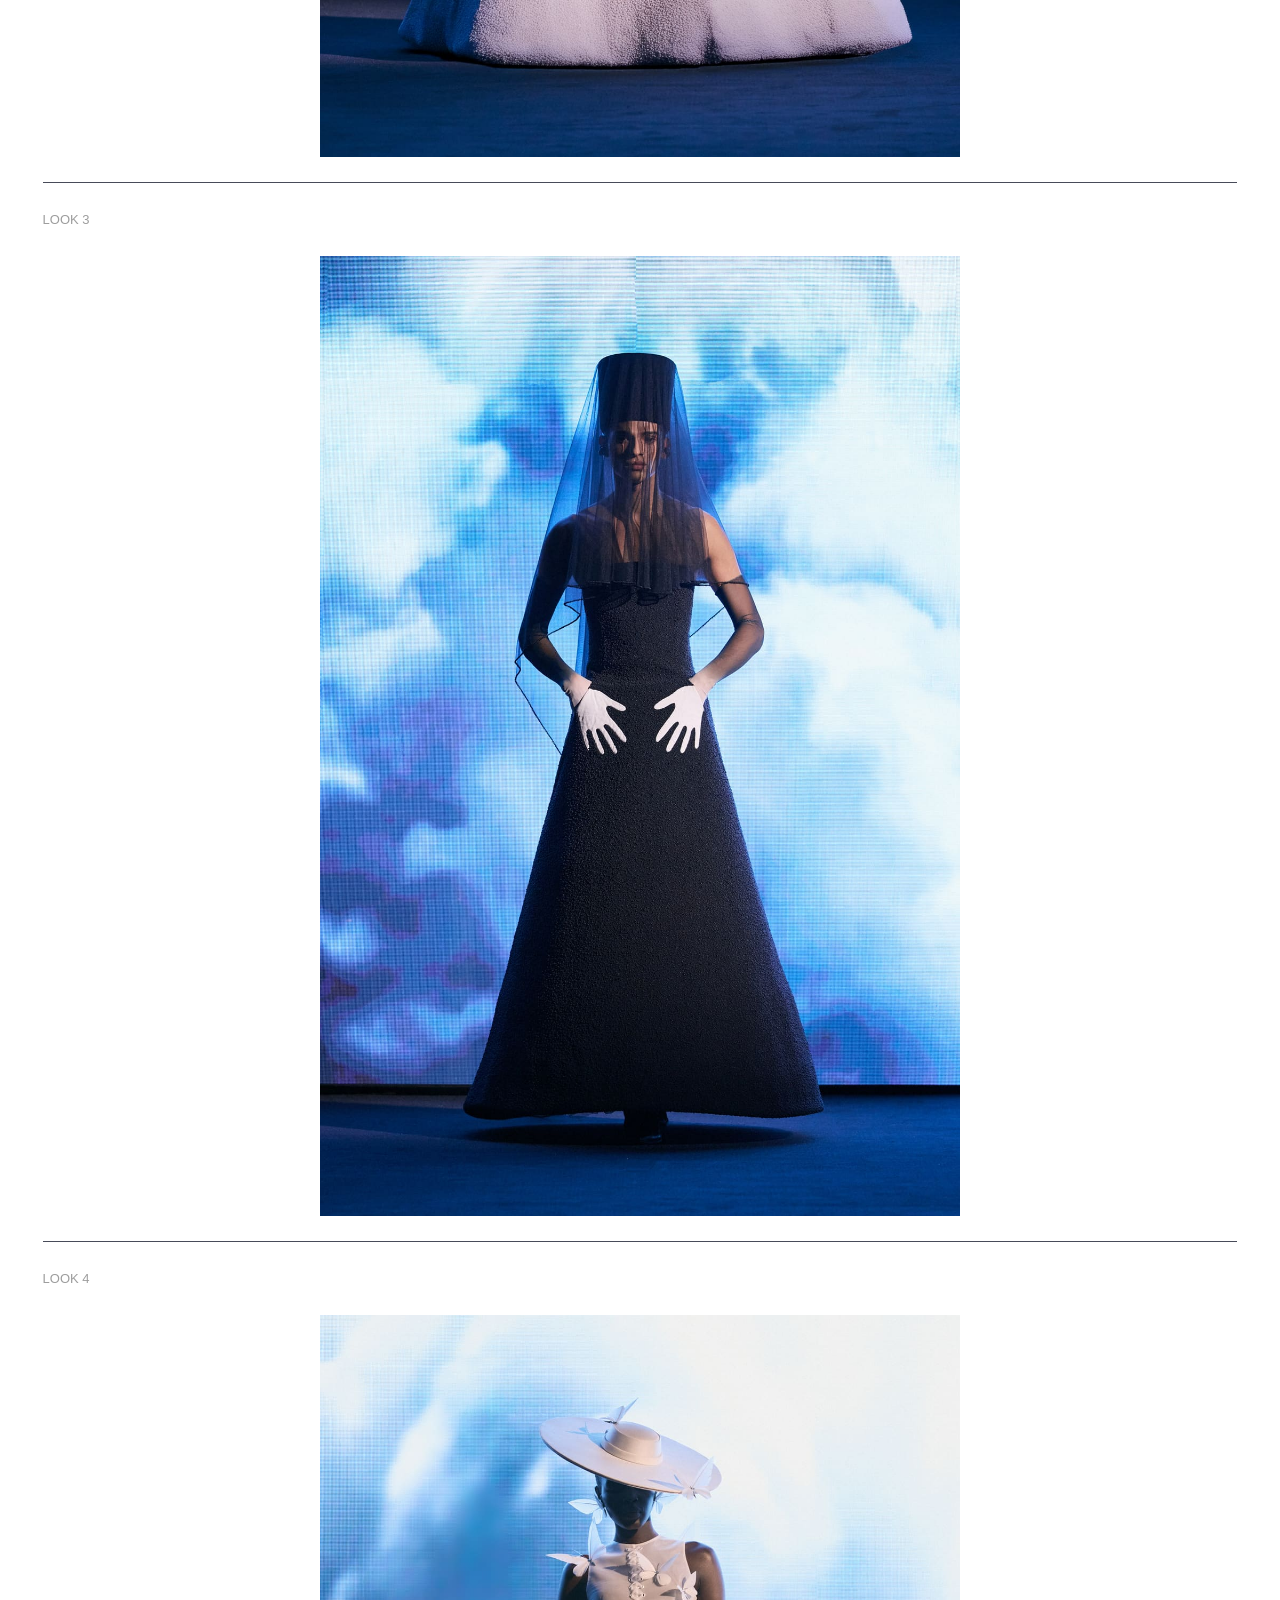
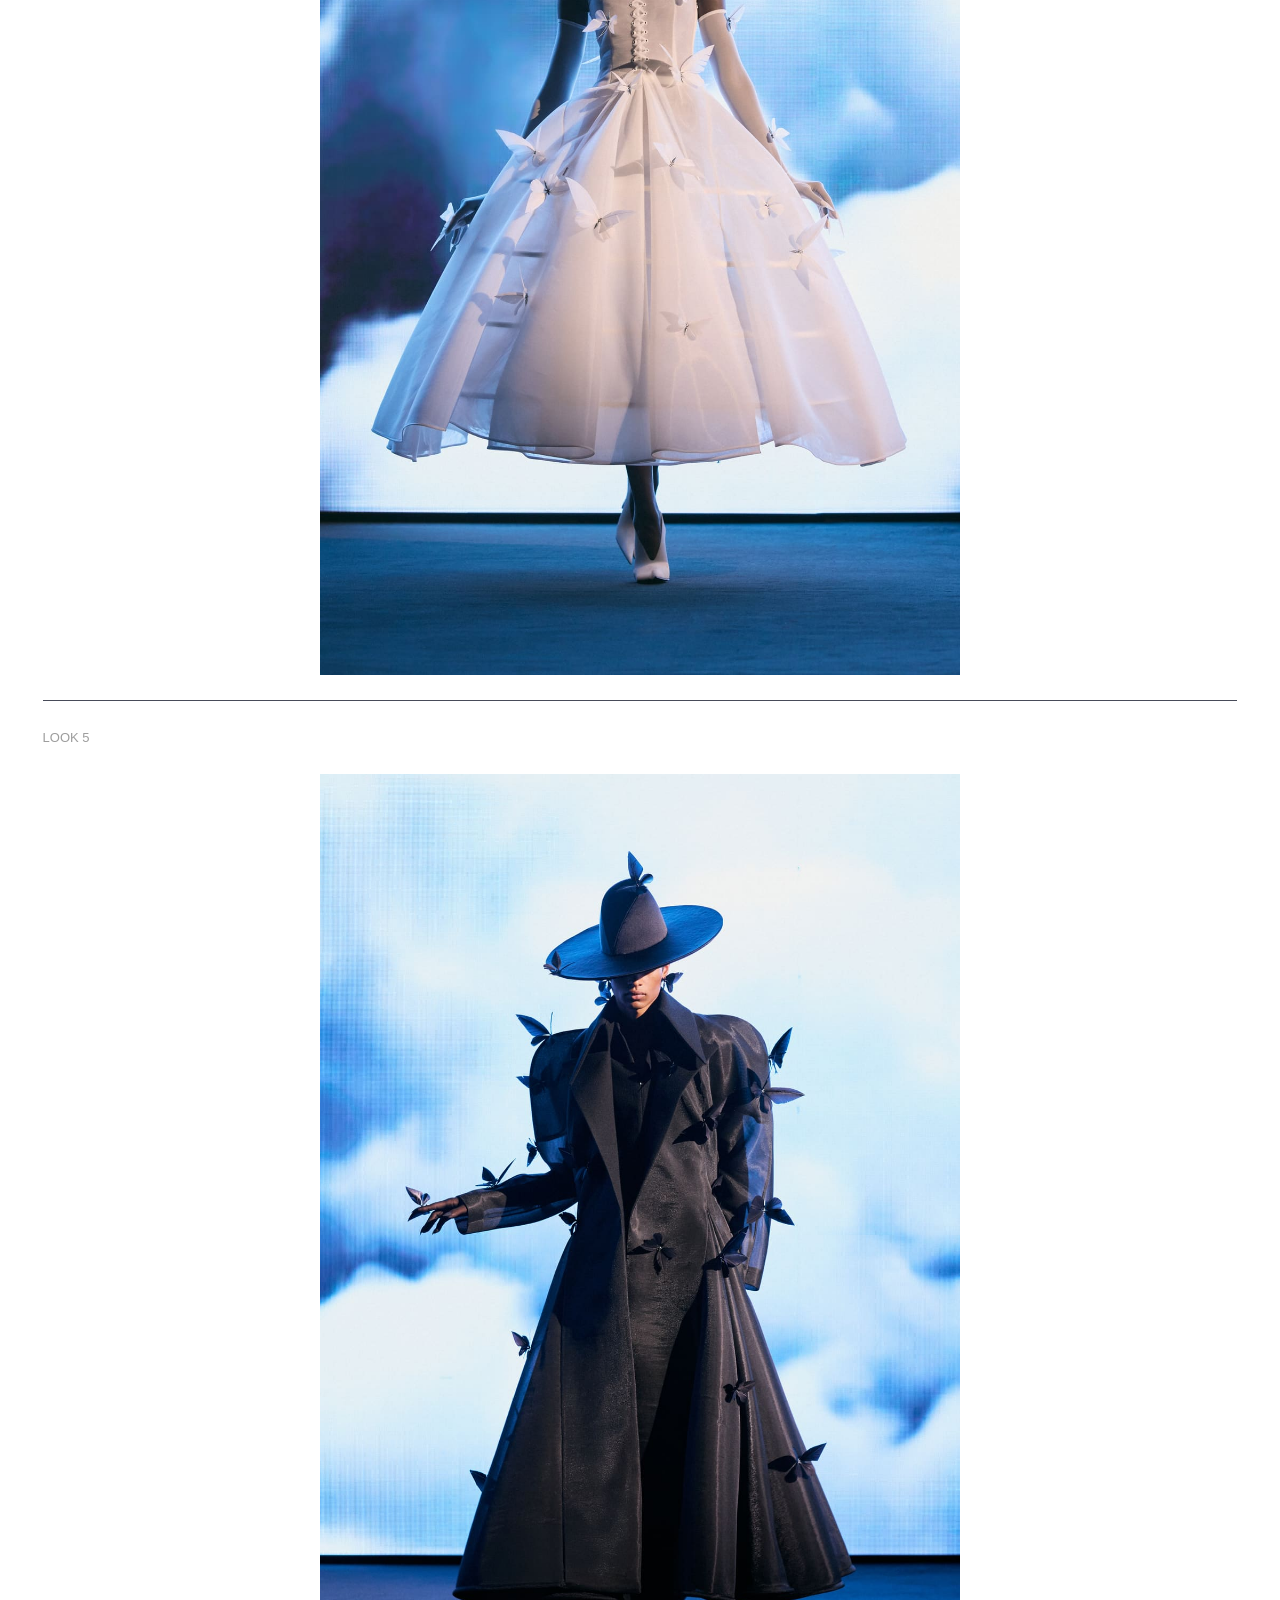
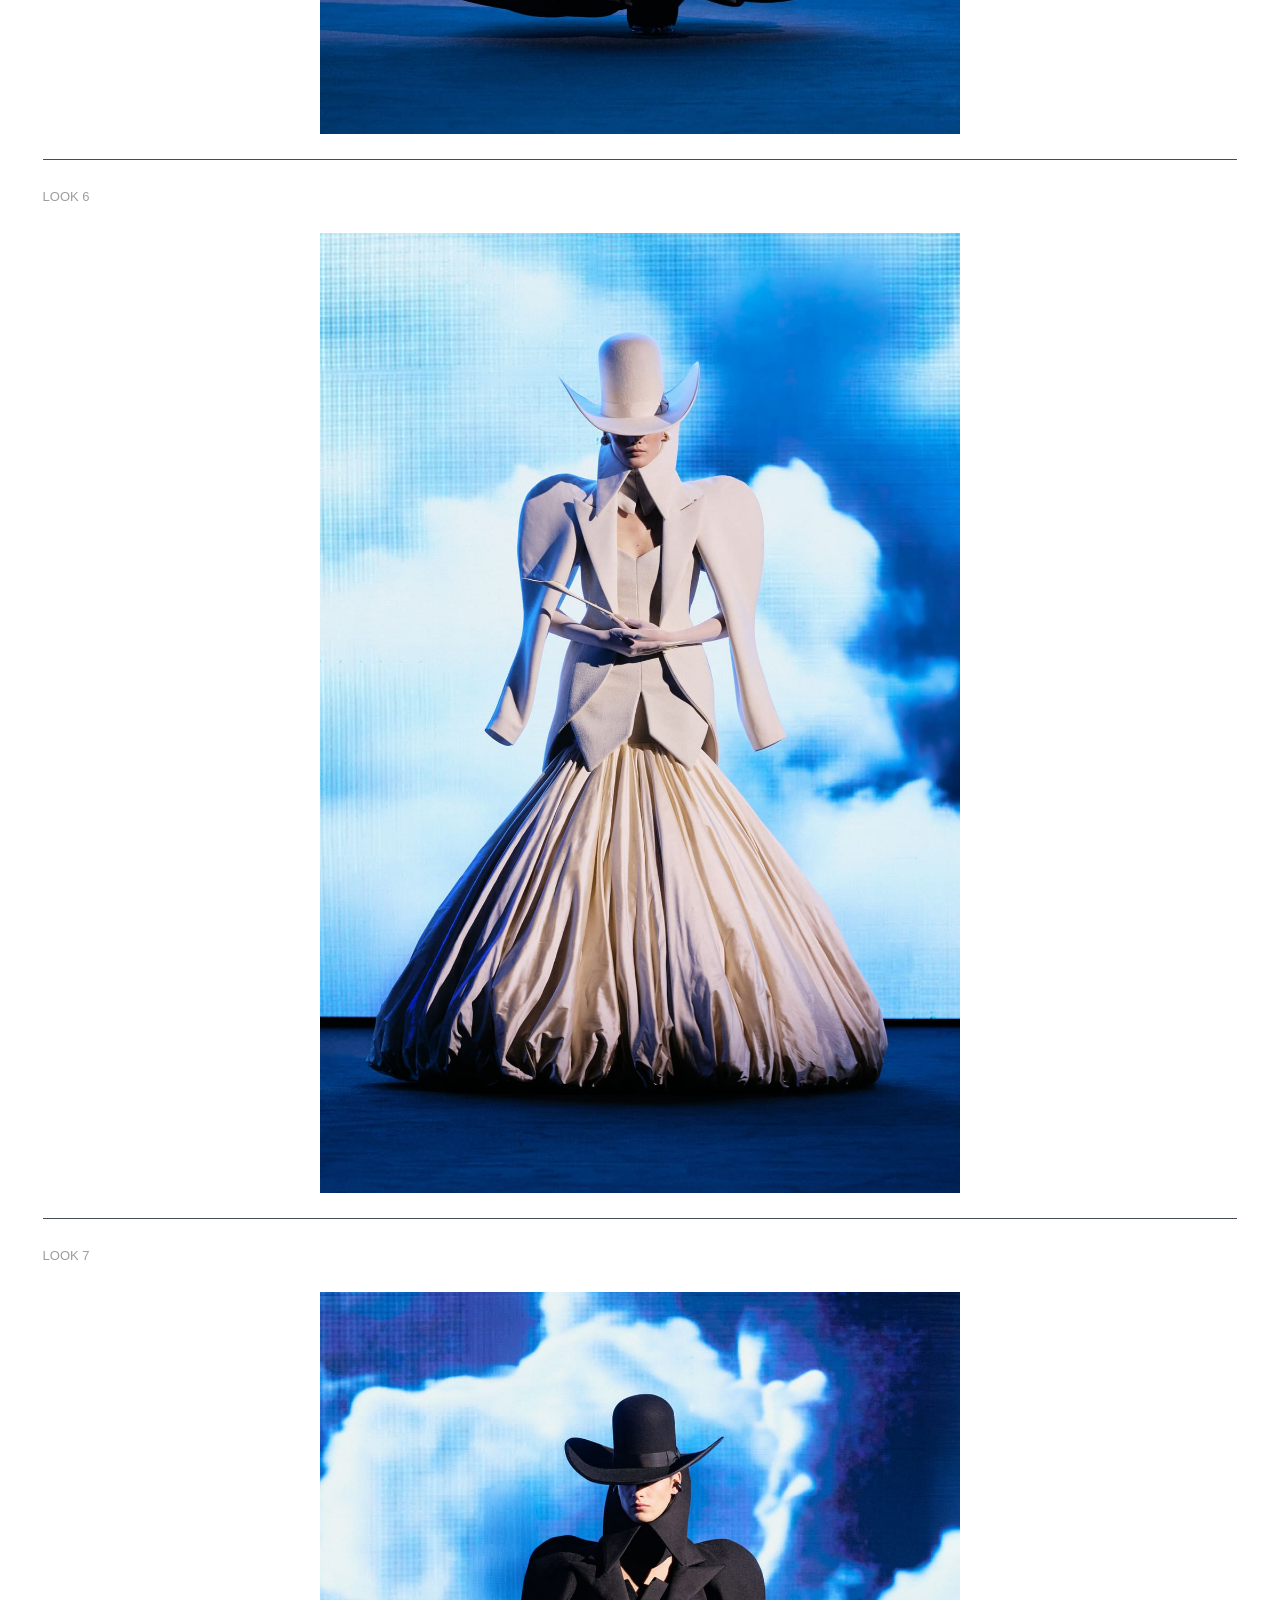
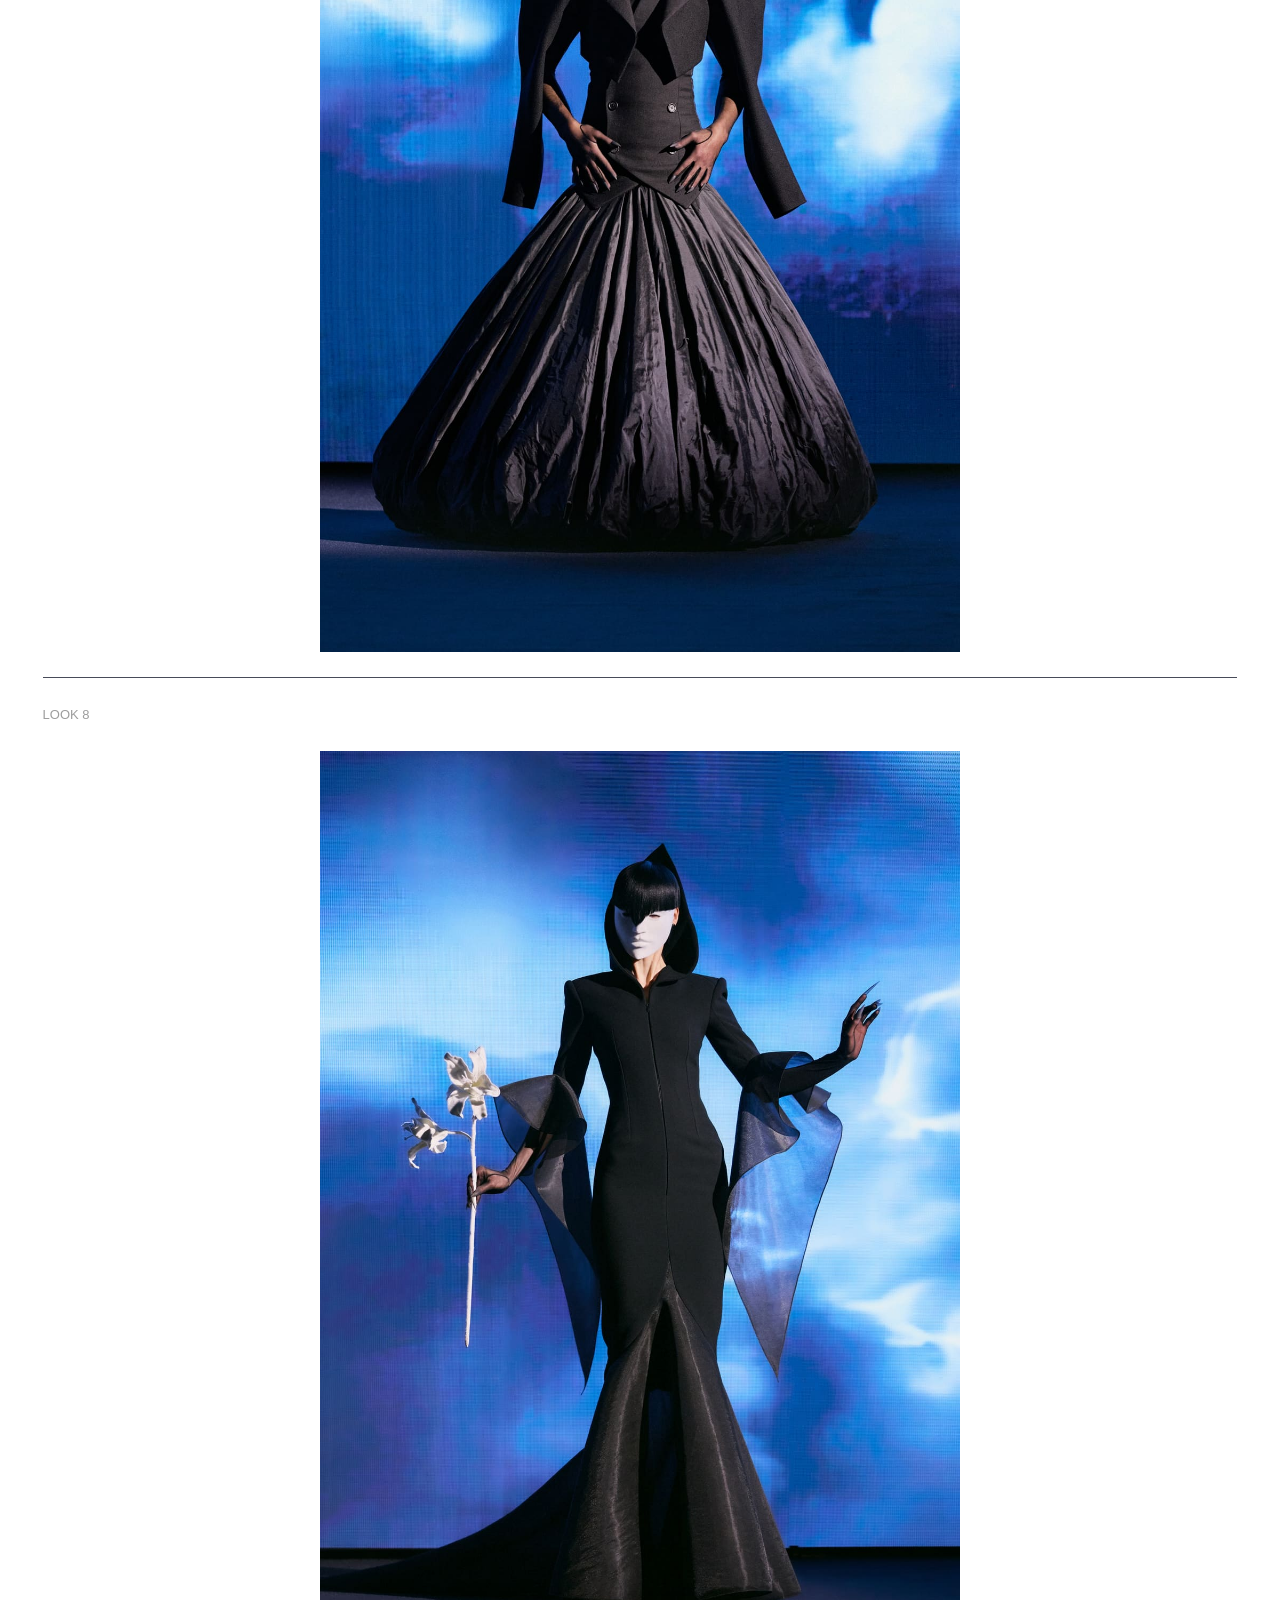
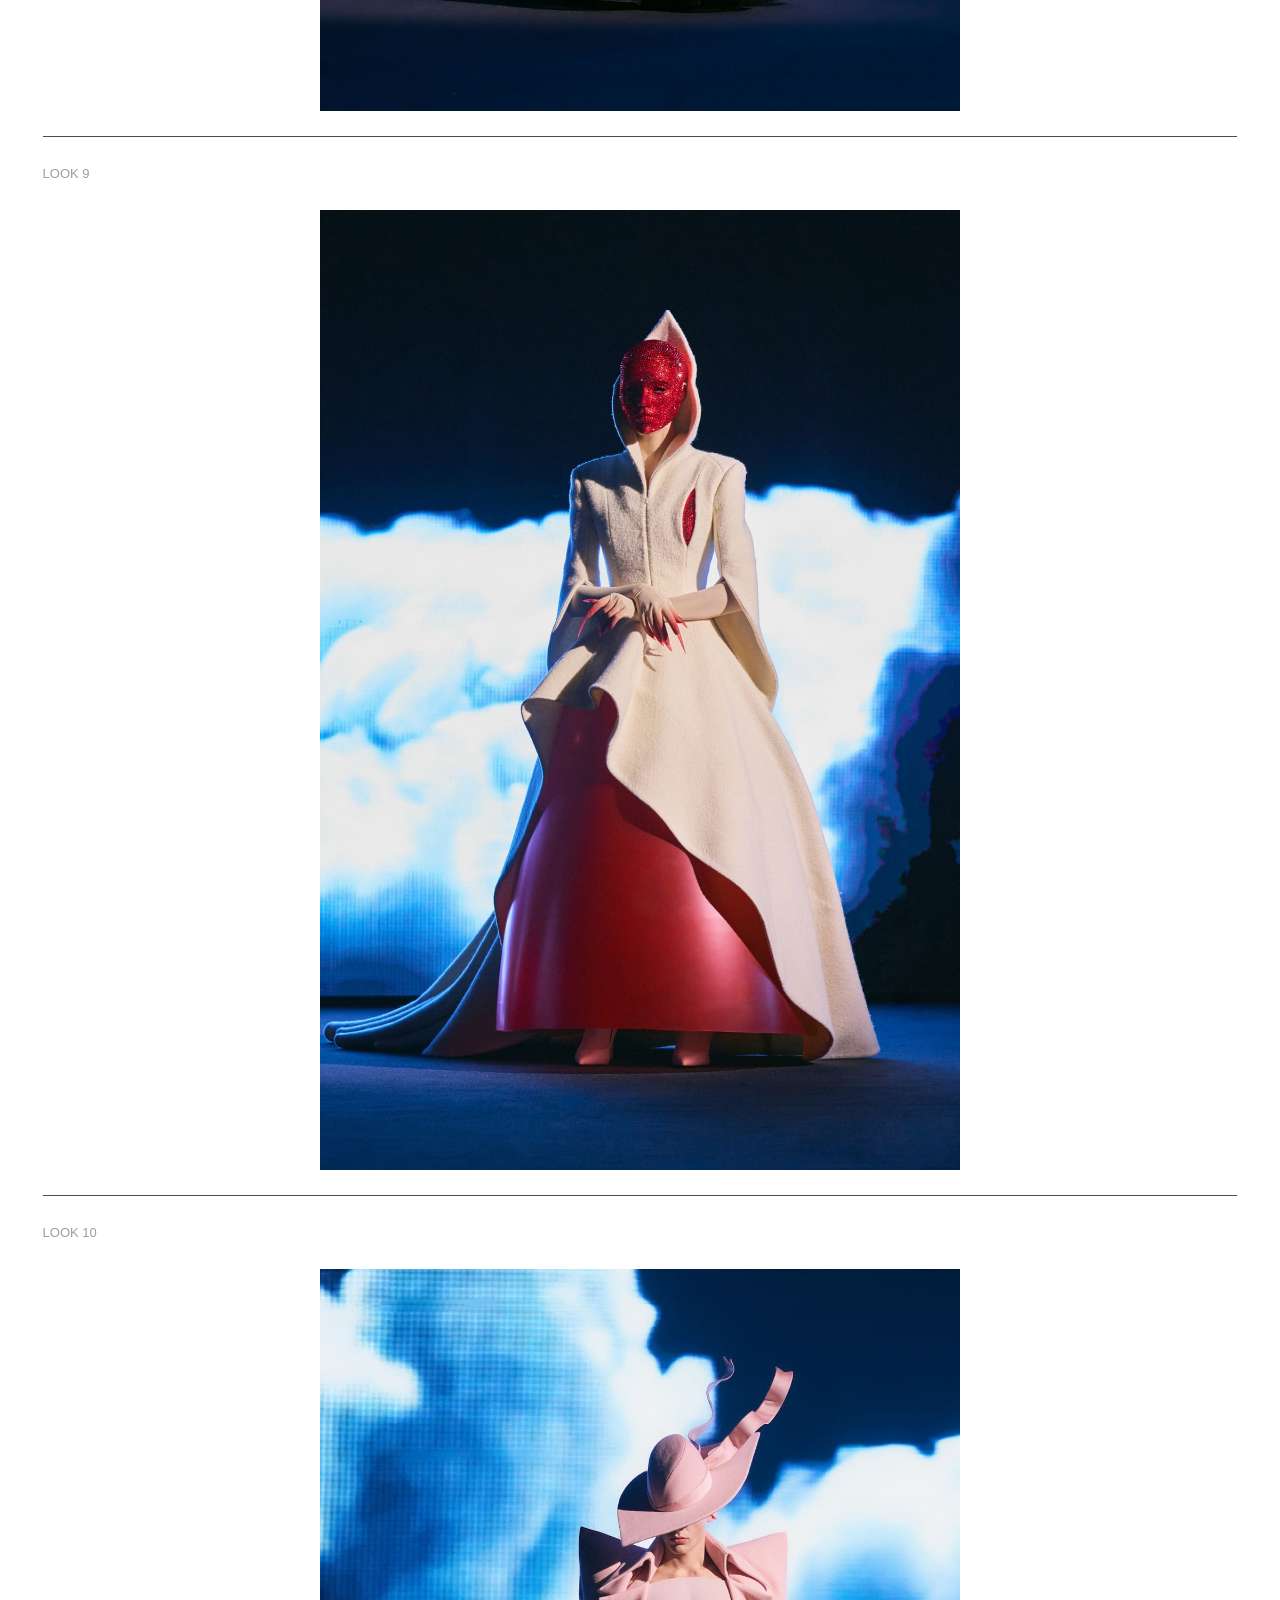
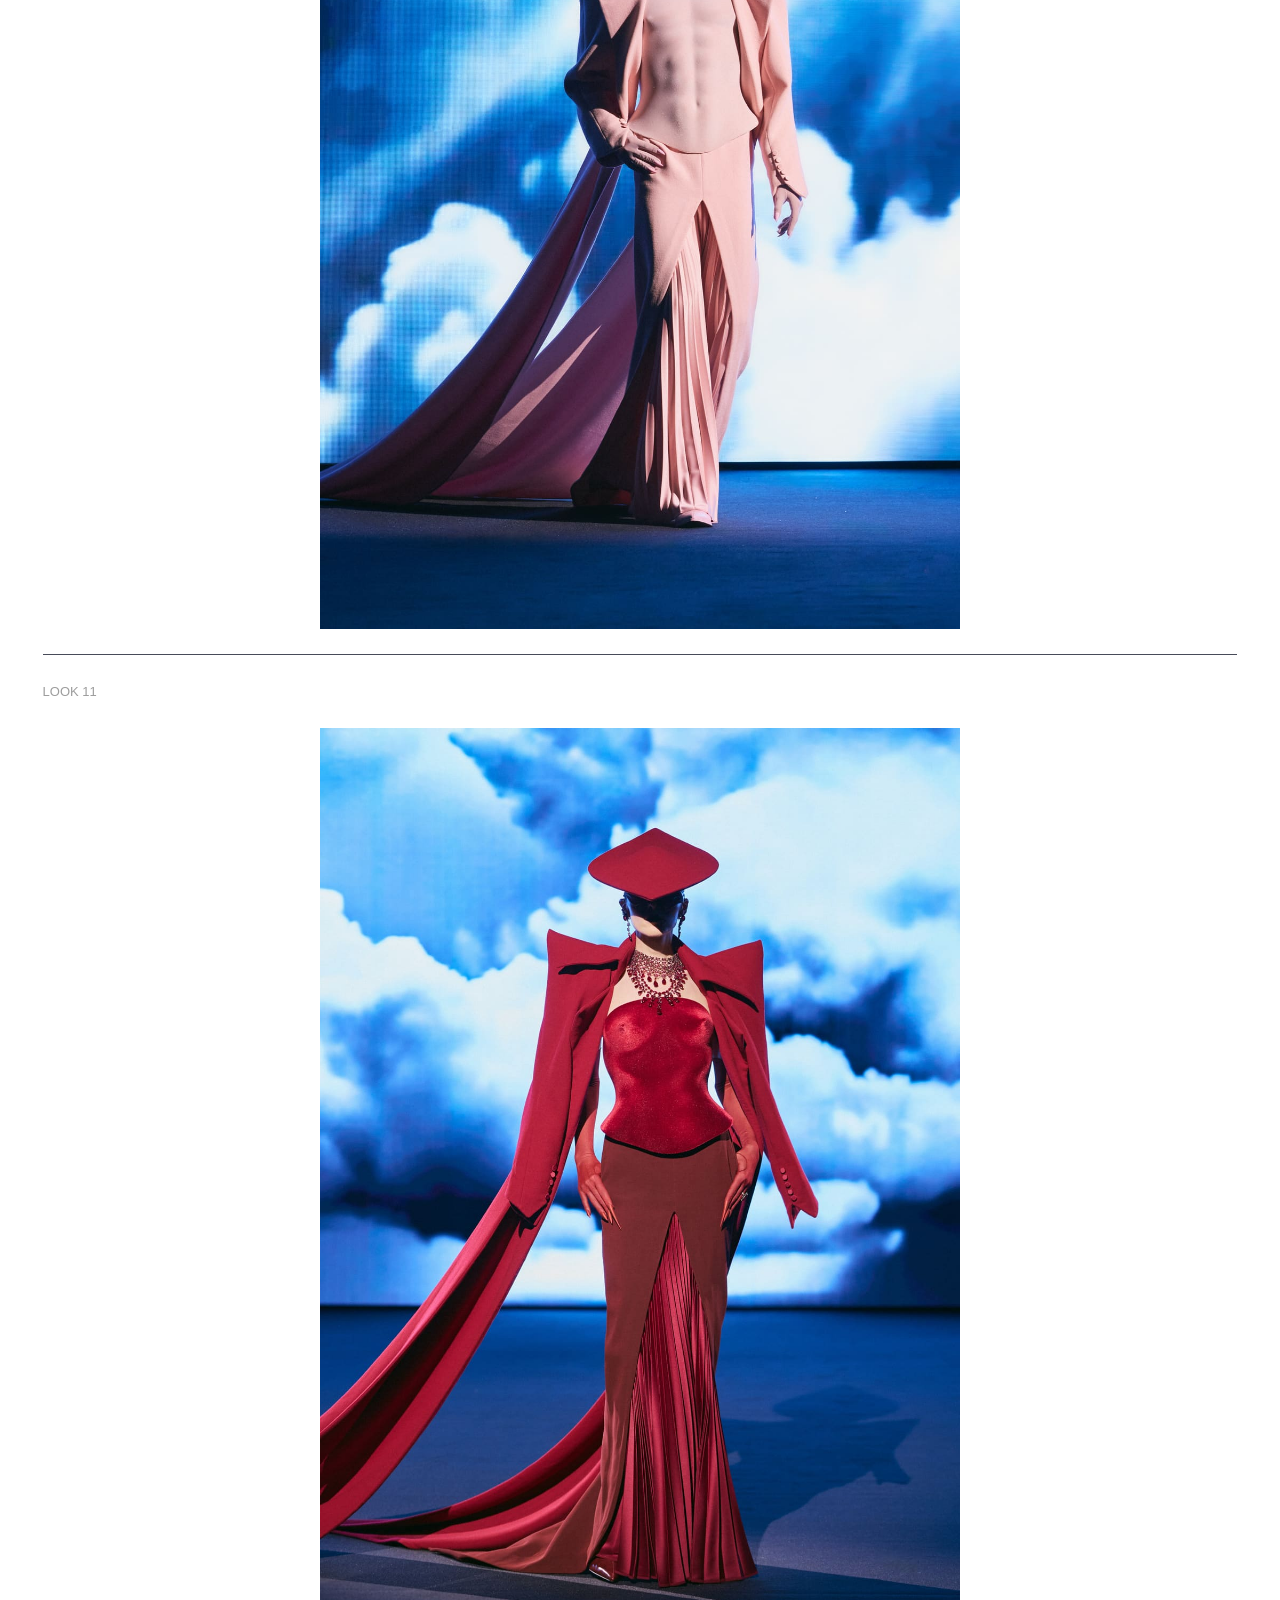
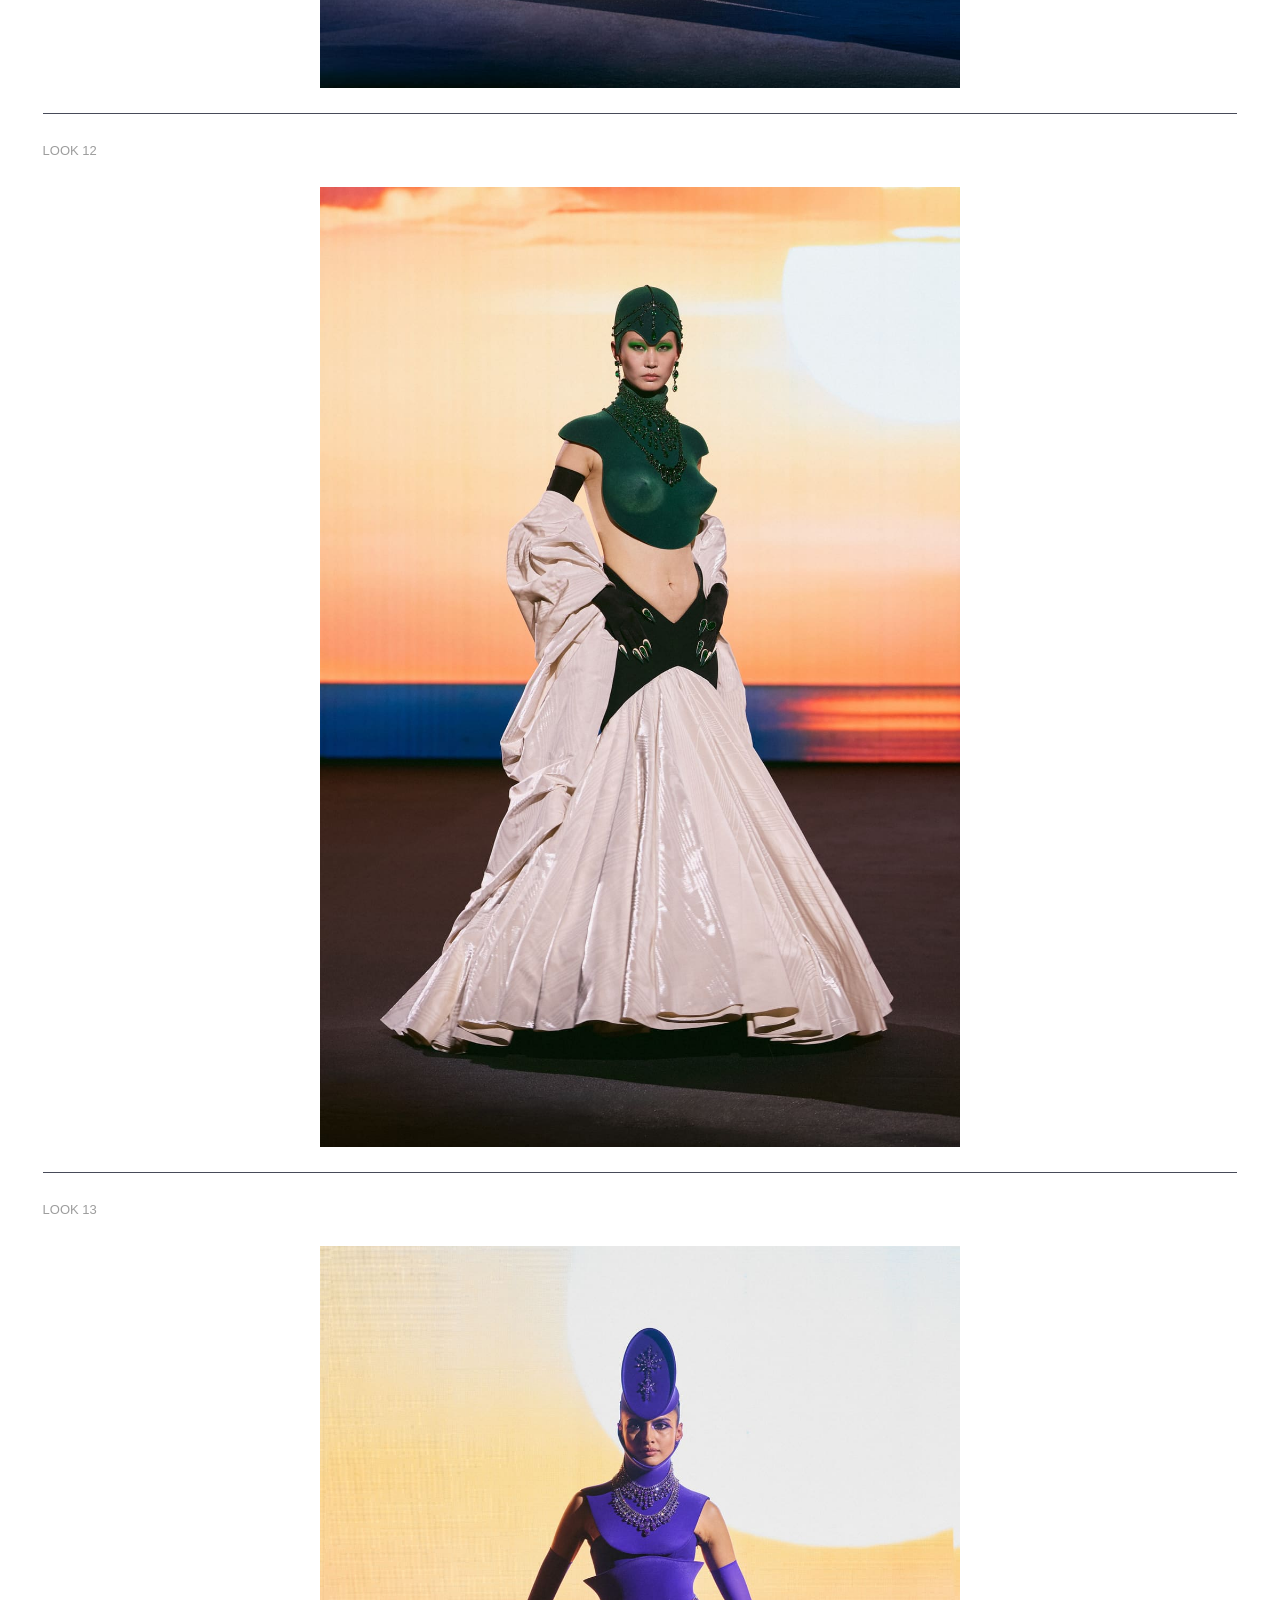
<file: collections/valour.html>
<!DOCTYPE html>
<html lang="en">
<head>
  <meta charset="UTF-8" />
  <meta name="viewport" content="width=device-width, initial-scale=1.0" />
  <title>Valour — Robert Wun</title>
  <link rel="preconnect" href="https://fonts.googleapis.com" />
  <link rel="preconnect" href="https://fonts.gstatic.com" crossorigin />
  <link href="https://fonts.googleapis.com/css2?family=Manrope:wght@400;700&display=swap" rel="stylesheet" />
  <link rel="stylesheet" href="../css/style.css" />
</head>
<body>

<div class="page">

  <header>
    <nav class="navbar">
      <a href="../index.html" class="navbar-left">ROBERT WUN</a>
      <button class="burger" aria-label="Menu" aria-expanded="false">
        <span></span>
        <span></span>
        <span></span>
      </button>
      <ul class="nav-links">
        <li><a href="../collections.html" class="active">COLLECTIONS</a></li>
        <li><a href="../press.html">PRESS</a></li>
        <li><a href="../about.html">ABOUT</a></li>
        <li><a href="../contact.html">CONTACT</a></li>
      </ul>
    </nav>
  </header>

  <main>

    <section class="collection-hero reveal">
      <img class="collection-hero__bg" src="../images/valour/hero.jpg" alt="Valour campaign">
      <div class="collection-hero__content">
        <h1 class="collection-hero__title">Valour</h1>
        <p class="collection-hero__season">Autumn / Winter 2025</p>
      </div>
    </section>

    <div class="collection-main">

      <div class="collection-info reveal">
        <div class="collection-info__text">
          <p class="collection-info__text-p">
          Valour explores the concept of courage through the lens of couture. Drawing inspiration from traditional Chinese opera costumes and military regalia from both East and West, it combines elaborate hand-worked surface ornamentation with rigorous construction techniques to produce garments that are simultaneously armour and art.
        </p>
        <p class="collection-info__text-p">
          The collection takes its name from an old English word for heroism — not the heroism of conquest, but of endurance. Each look is conceived as a kind of wearable monument: a garment that the wearer inhabits as they might a place of significance. The silhouettes are deliberately extreme — dramatic shoulders, trained hems, cinched waists — imposing a physical awareness that commands the space around the body.
          </p>
        </div>

        <div class="collection-info__aside">
          <p class="collection-info__season">Autumn / Winter 2025</p>
          <p class="collection-info__year">London Fashion Week</p>
          <a href="../collections.html" class="collection-back-link">&larr; All Collections</a>
        </div>
      </div>

      <div class="collection-intro reveal" style="grid-template-columns: repeat(1, 1fr);">
        <img src="../images/valour/intro-1.jpg" alt="Valour — featured look 1">
      </div>

      <div class="collection-looks">
    <div class="collection-look">
      <div class="collection-look__header">
        <span class="collection-look__number">Look 1</span>
      </div>
      <div class="collection-look__images">
        <img class="collection-look__img" src="../images/valour/look-01.jpg" alt="Valour — Look 1">
      </div>
    </div>

    <div class="collection-look">
      <div class="collection-look__header">
        <span class="collection-look__number">Look 2</span>
      </div>
      <div class="collection-look__images">
        <img class="collection-look__img" src="../images/valour/look-02.jpg" alt="Valour — Look 2">
      </div>
    </div>

    <div class="collection-look">
      <div class="collection-look__header">
        <span class="collection-look__number">Look 3</span>
      </div>
      <div class="collection-look__images">
        <img class="collection-look__img" src="../images/valour/look-03.jpg" alt="Valour — Look 3">
      </div>
    </div>

    <div class="collection-look">
      <div class="collection-look__header">
        <span class="collection-look__number">Look 4</span>
      </div>
      <div class="collection-look__images">
        <img class="collection-look__img" src="../images/valour/look-04.jpg" alt="Valour — Look 4">
      </div>
    </div>

    <div class="collection-look">
      <div class="collection-look__header">
        <span class="collection-look__number">Look 5</span>
      </div>
      <div class="collection-look__images">
        <img class="collection-look__img" src="../images/valour/look-05.jpg" alt="Valour — Look 5">
      </div>
    </div>

    <div class="collection-look">
      <div class="collection-look__header">
        <span class="collection-look__number">Look 6</span>
      </div>
      <div class="collection-look__images">
        <img class="collection-look__img" src="../images/valour/look-06.jpg" alt="Valour — Look 6">
      </div>
    </div>

    <div class="collection-look">
      <div class="collection-look__header">
        <span class="collection-look__number">Look 7</span>
      </div>
      <div class="collection-look__images">
        <img class="collection-look__img" src="../images/valour/look-07.jpg" alt="Valour — Look 7">
      </div>
    </div>

    <div class="collection-look">
      <div class="collection-look__header">
        <span class="collection-look__number">Look 8</span>
      </div>
      <div class="collection-look__images">
        <img class="collection-look__img" src="../images/valour/look-08.jpg" alt="Valour — Look 8">
      </div>
    </div>

    <div class="collection-look">
      <div class="collection-look__header">
        <span class="collection-look__number">Look 9</span>
      </div>
      <div class="collection-look__images">
        <img class="collection-look__img" src="../images/valour/look-09.jpg" alt="Valour — Look 9">
      </div>
    </div>

    <div class="collection-look">
      <div class="collection-look__header">
        <span class="collection-look__number">Look 10</span>
      </div>
      <div class="collection-look__images">
        <img class="collection-look__img" src="../images/valour/look-10.jpg" alt="Valour — Look 10">
      </div>
    </div>

    <div class="collection-look">
      <div class="collection-look__header">
        <span class="collection-look__number">Look 11</span>
      </div>
      <div class="collection-look__images">
        <img class="collection-look__img" src="../images/valour/look-11.jpg" alt="Valour — Look 11">
      </div>
    </div>

    <div class="collection-look">
      <div class="collection-look__header">
        <span class="collection-look__number">Look 12</span>
      </div>
      <div class="collection-look__images">
        <img class="collection-look__img" src="../images/valour/look-12.jpg" alt="Valour — Look 12">
      </div>
    </div>

    <div class="collection-look">
      <div class="collection-look__header">
        <span class="collection-look__number">Look 13</span>
      </div>
      <div class="collection-look__images">
        <img class="collection-look__img" src="../images/valour/look-13.jpg" alt="Valour — Look 13">
      </div>
    </div>

    <div class="collection-look">
      <div class="collection-look__header">
        <span class="collection-look__number">Look 14</span>
      </div>
      <div class="collection-look__images">
        <img class="collection-look__img" src="../images/valour/look-14.jpg" alt="Valour — Look 14">
      </div>
    </div>

    <div class="collection-look">
      <div class="collection-look__header">
        <span class="collection-look__number">Look 15</span>
      </div>
      <div class="collection-look__images">
        <img class="collection-look__img" src="../images/valour/look-15.jpg" alt="Valour — Look 15">
      </div>
    </div>

    <div class="collection-look">
      <div class="collection-look__header">
        <span class="collection-look__number">Look 16</span>
      </div>
      <div class="collection-look__images">
        <img class="collection-look__img" src="../images/valour/look-16.jpg" alt="Valour — Look 16">
      </div>
    </div>

    <div class="collection-look">
      <div class="collection-look__header">
        <span class="collection-look__number">Look 17</span>
      </div>
      <div class="collection-look__images">
        <img class="collection-look__img" src="../images/valour/look-17.jpg" alt="Valour — Look 17">
      </div>
    </div>

    <div class="collection-look">
      <div class="collection-look__header">
        <span class="collection-look__number">Look 18</span>
      </div>
      <div class="collection-look__images">
        <img class="collection-look__img" src="../images/valour/look-18.jpg" alt="Valour — Look 18">
      </div>
    </div>

    <div class="collection-look">
      <div class="collection-look__header">
        <span class="collection-look__number">Look 19</span>
      </div>
      <div class="collection-look__images">
        <img class="collection-look__img" src="../images/valour/look-19.jpg" alt="Valour — Look 19">
      </div>
    </div>

    <div class="collection-look">
      <div class="collection-look__header">
        <span class="collection-look__number">Look 20</span>
      </div>
      <div class="collection-look__images">
        <img class="collection-look__img" src="../images/valour/look-20.jpg" alt="Valour — Look 20">
      </div>
    </div>

    <div class="collection-look">
      <div class="collection-look__header">
        <span class="collection-look__number">Look 21</span>
      </div>
      <div class="collection-look__images">
        <img class="collection-look__img" src="../images/valour/look-21.jpg" alt="Valour — Look 21">
      </div>
    </div>

    <div class="collection-look">
      <div class="collection-look__header">
        <span class="collection-look__number">Look 22</span>
      </div>
      <div class="collection-look__images">
        <img class="collection-look__img" src="../images/valour/look-22.jpg" alt="Valour — Look 22">
      </div>
    </div>

    <div class="collection-look">
      <div class="collection-look__header">
        <span class="collection-look__number">Look 23</span>
      </div>
      <div class="collection-look__images">
        <img class="collection-look__img" src="../images/valour/look-23.jpg" alt="Valour — Look 23">
      </div>
    </div>

    <div class="collection-look">
      <div class="collection-look__header">
        <span class="collection-look__number">Look 24</span>
      </div>
      <div class="collection-look__images">
        <img class="collection-look__img" src="../images/valour/look-24.jpg" alt="Valour — Look 24">
      </div>
    </div>
      </div>

    </div>

  </main>

  <footer class="reveal">
    <div class="footer-text">
      <span>ROBERT WUN</span>
      <span>LONDON-PARIS</span>
      <span>HAUTE-COUTURE</span>
      <span>&copy; 2026 L&eacute;a Tramati</span>
    </div>
  </footer>

</div>

<script src="../js/main.js" defer></script>

</body>
</html>
</file>
<file: css/style.css>
/*
  ============================================================
  ROBERT WUN — Homepage
  Source : ROBERT WUN PROTOTYPE - LT (Figma)
  ============================================================
*/


/* ============================================================
   Couleurs & Typographie
   ============================================================ */

:root {
    --color-black:     #000000;
    --color-white:     #FFFFFF;
    --color-gray-mid:  #9D9D9D;
    --color-dark:      #484B59;
    --color-gray-dark: #484B59;

    /* Espacement */
    --page-pad:    max(16px, 3.33vw);
    --pad-h:       var(--page-pad);
    --pad-section: max(60px, 8.3vw);
    --gap-xl:      max(40px, 5.5vw);
    --gap-lg:      max(32px, 4.4vw);
    --gap-md:      max(20px, 2.2vw);

    /* Typographie — valeurs Figma à 1440px, échelle libre au-delà */
    --fs-display:    max(72px,  20vw);
    --fs-hero:       max(32px,  4.6vw);
    --fs-nav:        max(13px, 1.25vw);
    --fs-body-lg:    max(16px,  1.4vw);
    --fs-body-large: max(16px,  1.4vw);
    --fs-heading-3:  max(16px,  1.4vw);
    --fs-season:     max(14px, 1.25vw);
    --fs-body:       max(12px,  1.1vw);
    --fs-body-text:  max(13px,  1.1vw);

    /* Titres "archive" (Collections / Press) — 100px @ 1440 */
    --fs-archive-title: max(48px, 6.94vw);
    /* Titre collection (page détail) — 144px @ 1440 */
    --fs-collection-title: max(56px, 10vw);
}


/* ============================================================
   Reset
   ============================================================ */

*,
*::before,
*::after {
    box-sizing: border-box;
    margin: 0;
    padding: 0;
}

body {
    background-color: var(--color-white);
    color: var(--color-black);
    font-family: 'Helvetica Neue', Helvetica, Arial, sans-serif;
    font-size: var(--fs-body);
    line-height: 1.51;
    -webkit-font-smoothing: antialiased;
    overflow-x: hidden;
}

a    { color: inherit; text-decoration: none; }
ul   { list-style: none; }

img,
video {
    display: block;
    max-width: 100%;
    height: auto;
    object-fit: cover;
}


/* ============================================================
   Page wrapper — pleine largeur, sans contrainte
   ============================================================ */

.page,
#page {
    width: 100%;
    display: flex;
    flex-direction: column;
}


/* ============================================================
   HEADER / NAV
   ============================================================ */

header {
    position: fixed;
    top: 0;
    width: 100%;
    z-index: 100;
    background: transparent;
    transition: background 0.4s ease, box-shadow 0.4s ease;
}

header.scrolled {
    background: var(--color-white);
    box-shadow: 0 1px 0 var(--color-dark);
}

.navbar {
    display: flex;
    align-items: center;
    justify-content: space-between;
    padding: max(20px, 2.8vw) var(--page-pad);
}

.navbar-left,
.brand {
    font-size: var(--fs-nav);
    font-weight: 700;
    text-transform: uppercase;
    color: var(--color-black);
    white-space: nowrap;
    position: relative;
    z-index: 1;
}

.nav-links {
    display: flex;
    align-items: center;
    gap: max(20px, 3.2vw);
}

.nav-links a {
    font-size: var(--fs-nav);
    font-weight: 700;
    text-transform: uppercase;
    padding: 3px 9px;
    color: var(--color-black);
    white-space: nowrap;
    transition: color 0.2s ease;
}

.nav-links a:hover,
.nav-links a.active { color: var(--color-gray-mid); }

/* Burger — hidden on desktop */
.burger {
    display: none;
    flex-direction: column;
    gap: 5px;
    background: none;
    border: none;
    cursor: pointer;
    padding: 4px;
    z-index: 101;
}

.burger span {
    display: block;
    width: 22px;
    height: 2px;
    background: var(--color-black);
    transition: transform 0.3s ease, opacity 0.3s ease;
}

.burger.open span:nth-child(1) { transform: translateY(7px) rotate(45deg); }
.burger.open span:nth-child(2) { opacity: 0; transform: scaleX(0); }
.burger.open span:nth-child(3) { transform: translateY(-7px) rotate(-45deg); }


/* ============================================================
   HERO
   ============================================================ */

.hero {
    position: relative;
    width: 100%;
    height: max(360px, 66vw);
    overflow: hidden;
}

.hero-bg {
    position: absolute;
    inset: 0;
    background-color: #111;
}

.hero-bg img,
.hero-bg video {
    width: 100%;
    height: 100%;
    object-fit: cover;
    object-position: center top;
}

.hero-content {
    position: absolute;
    bottom: max(32px, 5.5vw);
    left: var(--page-pad);
    display: flex;
    flex-direction: column;
    align-items: flex-start;
    gap: 4px;
}

.hero-content__label {
    font-size: var(--fs-body);
    font-weight: 400;
    color: var(--color-gray-mid);
    line-height: 1.51;
}

.hero-content__title {
    font-size: var(--fs-hero);
    font-weight: 700;
    line-height: 1.02;
    color: var(--color-black);
}


/* ============================================================
   GALLERY
   ============================================================ */

.section-gallery {
    padding: 0 var(--page-pad);
}

.gallery-grid {
    position: relative;
    width: 100%;
    aspect-ratio: 1344 / 906;
    background: var(--color-white);
    overflow: hidden;
}

.gallery-img {
    position: absolute;
    object-fit: cover;
    display: block;
    transition: transform 0.55s ease, filter 0.55s ease;
    cursor: pointer;
}

.gallery-img:hover {
    transform: scale(1.04);
    filter: brightness(0.88);
    z-index: 2;
}

.gallery-img--1 { left: 0;     top: 0;     width: 49.8%; height: 60.9%; }
.gallery-img--2 { right: 0;    top: 9.4%;  width: 36.2%; height: 32.7%; }
.gallery-img--3 { right: 4.1%; bottom: 0;  width: 35.4%; height: 42.4%; }
.gallery-img--4 { left: 18.3%; bottom: 13.7%; width: 26.4%; height: 28.7%; }


/* ============================================================
   WUN_BCK
   ============================================================ */

.wun-bck {
    width: 100%;
    padding: 0 var(--page-pad);
    text-align: center;
    overflow: hidden;
    margin: 0;
}

.wun-bck__text {
    font-family: 'Helvetica Neue', Helvetica, Arial, sans-serif;
    font-size: var(--fs-display);
    font-weight: 700;
    line-height: 1;
    color: var(--color-black);
    display: block;
}


/* ============================================================
   SECTION SHOWS
   ============================================================ */

.section-shows {
    display: flex;
    flex-direction: column;
    width: 100%;
    align-items: flex-start;
    gap: max(48px, 11.6vw);
    padding-top: max(40px, 5.5vw);
}


/* ── VISION (shared "label + paragraph" row — reused on About/Press) ── */

.section-vision {
    display: flex;
    flex-direction: row;
    align-items: center;
    gap: max(24px, 4vw);
    padding: 10px var(--page-pad);
    min-height: max(60px, 7.6vw);
    align-self: stretch;
}

.section-vision__label {
    font-size: var(--fs-body);
    font-weight: 400;
    color: var(--color-gray-mid);
    line-height: 1.51;
    flex-shrink: 0;
}

.section-vision__text {
    font-size: var(--fs-body-lg);
    font-weight: 400;
    line-height: 1.51;
    color: var(--color-black);
    flex: 1;
}


/* ── CALENDAR ───────────────────────────────────────────── */

.section-calendar {
    display: flex;
    flex-direction: column;
    align-self: stretch;
    padding: max(8px, 0.9vw) var(--page-pad) 0;
    gap: max(10px, 1.7vw);
    border-top: 1px solid var(--color-dark);
}

.section-calendar__label {
    font-size: var(--fs-body);
    font-weight: 400;
    color: var(--color-gray-mid);
    line-height: 1.51;
    padding-bottom: max(10px, 1.7vw);
}

.calendar-grid {
    display: flex;
    flex-direction: column;
}

.calendar-row {
    display: grid;
    grid-template-columns: 1fr 1fr;
    column-gap: max(24px, 6vw);
    border-top: 1px solid var(--color-dark);
    padding: max(8px, 0.9vw) 0;
}

.calendar-row__season {
    font-size: var(--fs-season);
    font-weight: 700;
    text-transform: uppercase;
    color: var(--color-black);
}

.calendar-row__desc {
    font-family: 'Manrope', -apple-system, Roboto, Helvetica, sans-serif;
    font-size: var(--fs-body);
    font-weight: 400;
    line-height: 1.51;
    color: var(--color-black);
}


/* ============================================================
   FOOTER — identical on every page
   ============================================================ */

footer {
    display: flex;
    flex-direction: column;
    align-items: center;
    gap: 0;
    margin-top: max(60px, 11.6vw);
}

footer::before {
    content: '';
    display: block;
    width: calc(100% - 2 * var(--page-pad));
    height: 1px;
    background-color: var(--color-dark);
    margin: 0 var(--page-pad);
}

.footer-text {
    display: flex;
    flex-direction: row;
    justify-content: space-between;
    align-items: center;
    align-self: stretch;
    padding: max(20px, 2.8vw) var(--page-pad);
    gap: max(12px, 2vw);
    flex-wrap: wrap;
}

.footer-text span {
    font-family: 'Manrope', -apple-system, Roboto, Helvetica, sans-serif;
    font-size: var(--fs-body);
    font-weight: 400;
    line-height: 1.51;
    color: var(--color-black);
    white-space: nowrap;
}


/* ============================================================
   ARCHIVE HERO — compact text-only hero used on Collections & Press
   (Figma: "hero" component — SUBTITLE_ARCHIVE + TITLE_COLLECTIONS,
   no background image/video)
   ============================================================ */

.archive-hero {
    padding: max(150px, 18vw) var(--page-pad) max(16px, 2vw);
    display: flex;
    flex-direction: column;
    gap: 6px;
}

.archive-hero__label {
    font-size: var(--fs-body);
    color: var(--color-gray-mid);
}

.archive-hero__title {
    font-size: var(--fs-archive-title);
    font-weight: 700;
    line-height: 1;
    text-transform: uppercase;
}


/* ============================================================
   COLLECTIONS — list page
   ============================================================ */

.archive-feature {
    padding: max(20px, 2.6vw) var(--page-pad) 0;
}

.archive-feature img {
    width: min(620px, 46vw);
    aspect-ratio: 620 / 459;
    object-fit: cover;
}

.collections-list {
    display: flex;
    flex-direction: column;
    gap: max(48px, 6.5vw);
    padding: max(48px, 6.5vw) var(--page-pad) max(60px, 8vw);
}

.collections-row {
    display: grid;
    grid-template-columns: 1fr 1fr;
    gap: max(16px, 2vw) max(24px, 3vw);
}

.collections-row__item {
    display: block;
}

.collections-row__item img {
    width: 100%;
    aspect-ratio: 663 / 1039;
    object-fit: cover;
    transition: filter 0.4s ease;
}

.collections-row__item:hover img { filter: brightness(0.92); }

.collections-row__caption {
    padding-top: max(16px, 2vw);
}

.collections-row__title {
    font-size: max(28px, 4.6vw);
    font-weight: 700;
    line-height: 1;
    text-transform: uppercase;
}

.collections-row__season {
    display: block;
    font-family: 'Manrope', -apple-system, Roboto, Helvetica, sans-serif;
    font-size: 12px;
    text-transform: uppercase;
    color: var(--color-gray-mid);
    margin-top: 8px;
}

.collections-row__desc {
    font-size: var(--fs-body);
    line-height: 1.51;
    color: var(--color-gray-dark);
    margin-top: 8px;
    max-width: 46ch;
}


/* ============================================================
   ABOUT
   ============================================================ */

.about-hero {
    display: flex;
    align-items: stretch;
    min-height: max(420px, 44vw);
}

.about-hero__content {
    flex: 1;
    display: flex;
    flex-direction: column;
    justify-content: flex-end;
    gap: 8px;
    padding: max(140px, 16vw) var(--page-pad) max(32px, 4vw);
}

.about-hero__label {
    font-size: var(--fs-body);
    color: var(--color-gray-mid);
}

.about-hero__title {
    font-size: max(40px, 4.6vw);
    font-weight: 700;
    line-height: 1.02;
}

.about-hero__meta {
    font-size: var(--fs-body);
    color: var(--color-gray-mid);
}

.about-hero__img {
    width: min(434px, 32vw);
    flex-shrink: 0;
    object-fit: cover;
}

.section--house {
    padding: max(20px, 2.6vw) var(--page-pad) 0;
}

.section--house__label {
    font-size: var(--fs-body);
    color: var(--color-gray-mid);
    display: block;
    padding-bottom: max(16px, 2vw);
}

.section--house__row {
    display: flex;
    gap: var(--gap-xl);
    align-items: flex-start;
}

.section--house__img {
    width: min(220px, 18vw);
    flex-shrink: 0;
    aspect-ratio: 220 / 392;
    object-fit: cover;
}

.section--house__text {
    font-size: var(--fs-body-lg);
    line-height: 1.6;
    color: var(--color-black);
    flex: 1;
    max-width: 60ch;
}

.about-stats {
    display: flex;
    flex-direction: column;
    align-items: center;
    text-align: center;
    gap: 4px;
    padding: max(60px, 8vw) var(--page-pad);
    font-size: var(--fs-body);
    text-transform: uppercase;
    color: var(--color-gray-mid);
}


/* ============================================================
   CONTACT
   ============================================================ */

.contact-hero {
    padding: max(150px, 18vw) var(--page-pad) max(20px, 3vw);
}

.contact-hero__title {
    font-size: var(--fs-archive-title);
    font-weight: 700;
    line-height: 1;
    text-transform: uppercase;
}

.contact__layout {
    display: flex;
    flex-direction: row;
    gap: var(--gap-xl);
    align-items: flex-start;
    padding: 0 var(--page-pad) max(60px, 8vw);
}

.section--contact-info,
.section--form {
    flex: 1;
    min-width: 280px;
    display: flex;
    flex-direction: column;
}

.section--contact-info { gap: max(20px, 2.6vw); }

.contact-category__title {
    font-size: var(--fs-body);
    font-weight: 400;
    text-transform: uppercase;
    color: var(--color-gray-mid);
    margin-bottom: 6px;
}

.contact-email a,
.contact-address {
    font-size: var(--fs-body-text);
    color: var(--color-black);
}

.contact-email a:hover { color: var(--color-gray-mid); }

.contact-address { font-family: 'Manrope', -apple-system, Roboto, Helvetica, sans-serif; line-height: 1.6; }

.section--form { gap: max(20px, 2.4vw); padding-top: max(4px, 0.5vw); }

.form-field {
    display: flex;
    flex-direction: column;
    gap: 8px;
}

.form-field label {
    font-size: 11px;
    font-weight: 400;
    text-transform: uppercase;
    letter-spacing: 0.04em;
    color: var(--color-gray-mid);
}

.form-field input,
.form-field textarea {
    font-family: inherit;
    font-size: var(--fs-body-text);
    color: var(--color-black);
    background: transparent;
    border: none;
    border-bottom: 1px solid var(--color-dark);
    padding: 10px 0;
    resize: vertical;
    transition: border-color 0.2s ease;
}

.form-field input:focus,
.form-field textarea:focus {
    outline: none;
    border-color: var(--color-black);
}

.btn--send {
    align-self: flex-start;
    margin-top: 4px;
    padding: 14px 32px;
    font-family: inherit;
    font-size: 12px;
    font-weight: 700;
    text-transform: uppercase;
    letter-spacing: 0.04em;
    color: var(--color-white);
    background: var(--color-black);
    border: 1px solid var(--color-black);
    cursor: pointer;
    transition: background 0.2s ease, color 0.2s ease;
}

.btn--send:hover {
    background: var(--color-white);
    color: var(--color-black);
}


/* ============================================================
   PRESS
   ============================================================ */

.press-grid {
    display: grid;
    grid-template-columns: minmax(240px, 1fr) minmax(320px, 1.5fr) minmax(240px, 1fr);
    grid-auto-rows: auto;
    gap: max(4px, 0.6vw);
    padding: max(40px, 5.5vw) var(--page-pad) max(60px, 8vw);
    align-items: start;
}

.press-card {
    position: relative;
    background: #d9d9d9;
    aspect-ratio: 420 / 246;
    padding: max(14px, 1.4vw);
    display: flex;
    flex-direction: column;
    cursor: pointer;
    transition: background 0.25s ease;
}

.press-card:hover {
    background: #cccccc;
}

.press-card:hover .press-card__read span:last-child {
    transform: translateX(4px);
}

.press-card__read span:last-child {
    display: inline-block;
    transition: transform 0.25s ease;
}

.press-card__top {
    display: flex;
    justify-content: space-between;
    gap: 8px;
    font-size: 11px;
    text-transform: uppercase;
    color: var(--color-gray-dark);
}

.press-card__divider {
    border-top: 1px solid var(--color-dark);
    margin: 8px 0;
    opacity: 0.5;
}

.press-card__category {
    font-size: 11px;
    text-transform: uppercase;
    color: var(--color-gray-dark);
    margin-bottom: 6px;
}

.press-card__title {
    font-size: max(14px, 1.1vw);
    font-weight: 700;
    line-height: 1.25;
}

.press-card__excerpt {
    font-family: 'Manrope', -apple-system, Roboto, Helvetica, sans-serif;
    font-size: 11px;
    line-height: 1.5;
    color: var(--color-gray-dark);
    margin-top: 8px;
}

.press-card__read {
    display: flex;
    justify-content: space-between;
    align-items: center;
    font-size: 11px;
    font-weight: 700;
    text-transform: uppercase;
    margin-top: auto;
    padding-top: 12px;
}

.press-feature-carousel {
    position: relative;
    width: 100%;
    aspect-ratio: 600 / 529;
    overflow: hidden;
    background: #111;
}

.press-feature-carousel__img {
    position: absolute;
    inset: 0;
    width: 100%;
    height: 100%;
    object-fit: cover;
    opacity: 0;
    transition: opacity 1.1s ease;
}

.press-feature-carousel__img.is-active {
    opacity: 1;
}


/* ============================================================
   COLLECTION DETAIL
   ============================================================ */

.collection-hero {
    position: relative;
    width: 100%;
    height: max(420px, 50vw);
    overflow: hidden;
    background: #111;
}

.collection-hero__bg {
    position: absolute;
    inset: 0;
    width: 100%;
    height: 100%;
    object-fit: cover;
}

.collection-hero__content {
    position: absolute;
    left: var(--page-pad);
    bottom: max(24px, 4vw);
    z-index: 1;
    color: var(--color-white);
}

.collection-hero__title {
    font-size: var(--fs-collection-title);
    font-weight: 700;
    line-height: 0.92;
    text-transform: uppercase;
}

.collection-hero__season {
    font-family: 'Manrope', -apple-system, Roboto, Helvetica, sans-serif;
    font-size: var(--fs-body);
    text-transform: uppercase;
    color: var(--color-white);
    opacity: 0.85;
    margin-top: 10px;
}

.collection-main {
    padding: max(48px, 6vw) var(--page-pad) max(60px, 8vw);
}

.collection-info {
    display: grid;
    grid-template-columns: 1fr minmax(160px, 220px);
    gap: var(--gap-xl);
    align-items: start;
    padding-bottom: max(32px, 4vw);
}

.collection-info__text {
    font-size: var(--fs-body-lg);
    line-height: 1.6;
    color: var(--color-gray-dark);
}

.collection-info__text p + p { margin-top: 1.4em; }

.collection-intro {
    display: grid;
    gap: max(4px, 0.6vw);
    padding-bottom: max(48px, 6vw);
}

.collection-intro img {
    width: 100%;
    aspect-ratio: 445 / 668;
    object-fit: cover;
}

.collection-info__aside {
    display: flex;
    flex-direction: column;
    gap: 8px;
}

.collection-info__season {
    font-size: 12px;
    font-weight: 700;
    text-transform: uppercase;
}

.collection-info__year {
    font-family: 'Manrope', -apple-system, Roboto, Helvetica, sans-serif;
    font-size: 12px;
    color: var(--color-gray-mid);
    line-height: 1.5;
}

.collection-back-link {
    font-size: 12px;
    font-weight: 400;
    margin-top: 12px;
    text-decoration: underline;
    text-underline-offset: 3px;
    align-self: flex-start;
}

.collection-looks {
    display: flex;
    flex-direction: column;
}

.collection-look {
    padding: max(16px, 2vw) 0;
    border-top: 1px solid var(--color-dark);
}

.collection-look:last-child {
    border-bottom: 1px solid var(--color-dark);
}

.collection-look__number {
    font-size: 13px;
    text-transform: uppercase;
    color: var(--color-gray-mid);
}

.collection-look__images {
    display: grid;
    grid-template-columns: 1fr;
    max-width: 640px;
    margin: max(16px, 2vw) auto 0;
    gap: max(8px, 1vw);
}

.collection-look__images--2 {
    grid-template-columns: 1fr 1fr;
    max-width: 1000px;
}

.collection-look__images--3 {
    grid-template-columns: repeat(3, 1fr);
    max-width: 1200px;
}

.collection-look__images--4 {
    grid-template-columns: repeat(4, 1fr);
    max-width: 1400px;
}

.collection-look__img {
    width: 100%;
    display: block;
    aspect-ratio: 622 / 933;
    object-fit: cover;
}


/* ============================================================
   REVEAL — fade-in au scroll
   ============================================================ */

.reveal {
    opacity: 0;
    transform: translateY(28px);
    transition: opacity 0.75s ease, transform 0.75s ease;
}

.reveal.visible {
    opacity: 1;
    transform: none;
}

.reveal-delay-1 { transition-delay: 0.1s; }
.reveal-delay-2 { transition-delay: 0.2s; }
.reveal-delay-3 { transition-delay: 0.3s; }


/* ============================================================
   MOBILE — ≤ 768px
   ============================================================ */

@media (max-width: 768px) {

    /* Nav horizontal avec burger */
    .navbar {
        flex-direction: row;
        align-items: center;
        justify-content: space-between;
    }

    .burger { display: flex; }

    /* Nav plein écran */
    .nav-links {
        display: none;
        position: fixed;
        inset: 0;
        background: var(--color-white);
        flex-direction: column;
        align-items: center;
        justify-content: center;
        gap: 40px;
        z-index: 100;
    }

    .nav-links.open { display: flex; }

    .nav-links a {
        font-size: 28px;
        padding: 8px 0;
    }

    /* Gallery : grille 2 colonnes */
    .gallery-grid {
        aspect-ratio: unset;
        position: static;
        display: grid;
        grid-template-columns: 1fr 1fr;
        gap: 4px;
    }

    .gallery-img {
        position: static;
        width: 100%;
        height: auto;
    }

    .gallery-img--1 { aspect-ratio: 669 / 552; grid-column: 1 / 3; }
    .gallery-img--2 { aspect-ratio: 486 / 296; }
    .gallery-img--3 { aspect-ratio: 476 / 384; }
    .gallery-img--4 { aspect-ratio: 355 / 260; }

    /* Vision empilée */
    .section-vision {
        flex-direction: column;
        align-items: flex-start;
        gap: 16px;
    }

    /* Calendar : une colonne */
    .calendar-row {
        grid-template-columns: 1fr;
        row-gap: 4px;
    }

    /* Collections list — stack to one column */
    .collections-row {
        grid-template-columns: 1fr;
        gap: max(32px, 8vw);
    }

    .archive-feature img { width: 100%; }

    /* About */
    .about-hero { flex-direction: column-reverse; }
    .about-hero__img { width: 100%; aspect-ratio: 4 / 3; }
    .about-hero__title { font-size: max(36px, 11vw); }
    .section--house__row { flex-direction: column; }
    .section--house__img { width: 100%; }

    /* Contact */
    .contact__layout { flex-direction: column; }

    /* Press */
    .press-grid { grid-template-columns: 1fr; }
    .press-grid .press-card,
    .press-grid .press-feature-carousel {
        grid-column: auto !important;
        grid-row: auto !important;
    }

    /* Collection detail */
    .collection-info {
        grid-template-columns: 1fr;
    }

    .collection-intro {
        grid-template-columns: 1fr !important;
    }

    .collection-look__images--2,
    .collection-look__images--3,
    .collection-look__images--4 {
        grid-template-columns: 1fr 1fr;
        max-width: 640px;
    }

    .collection-hero__title { font-size: max(40px, 14vw); }
}
</file>
